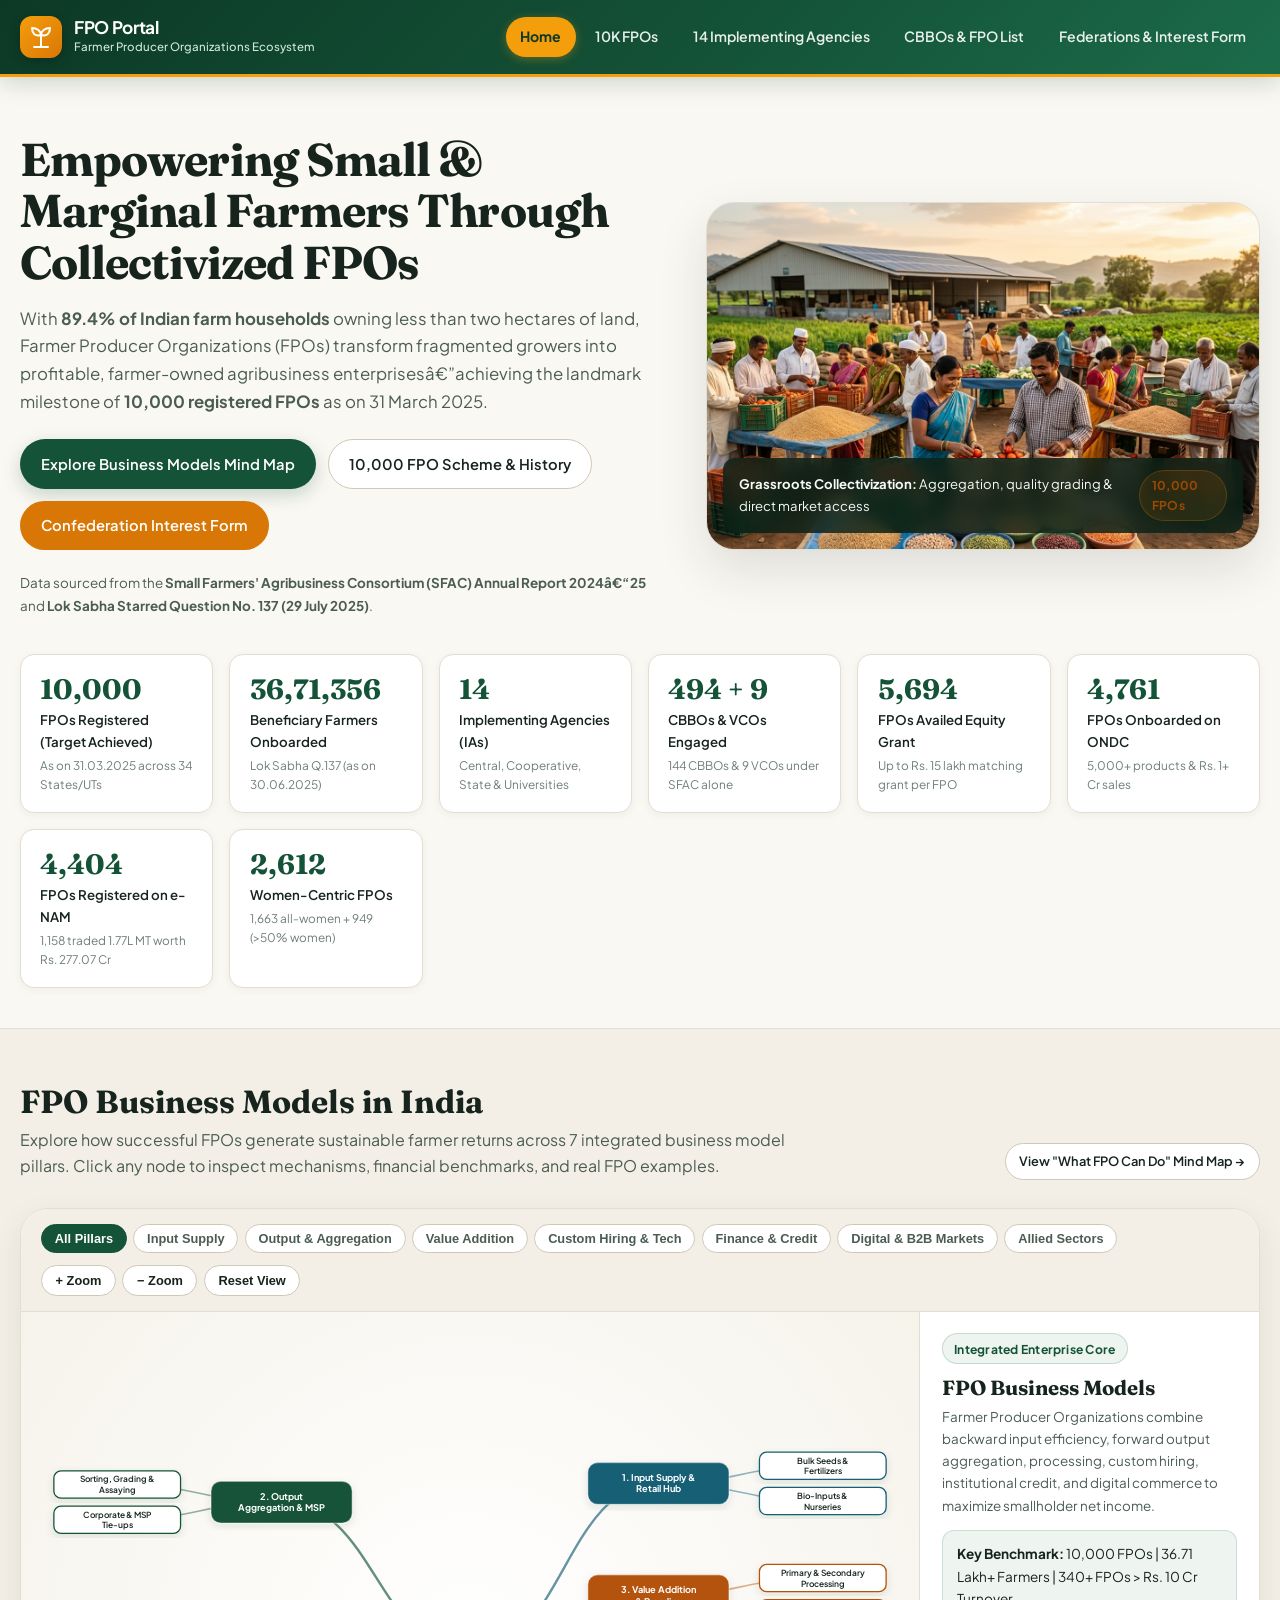
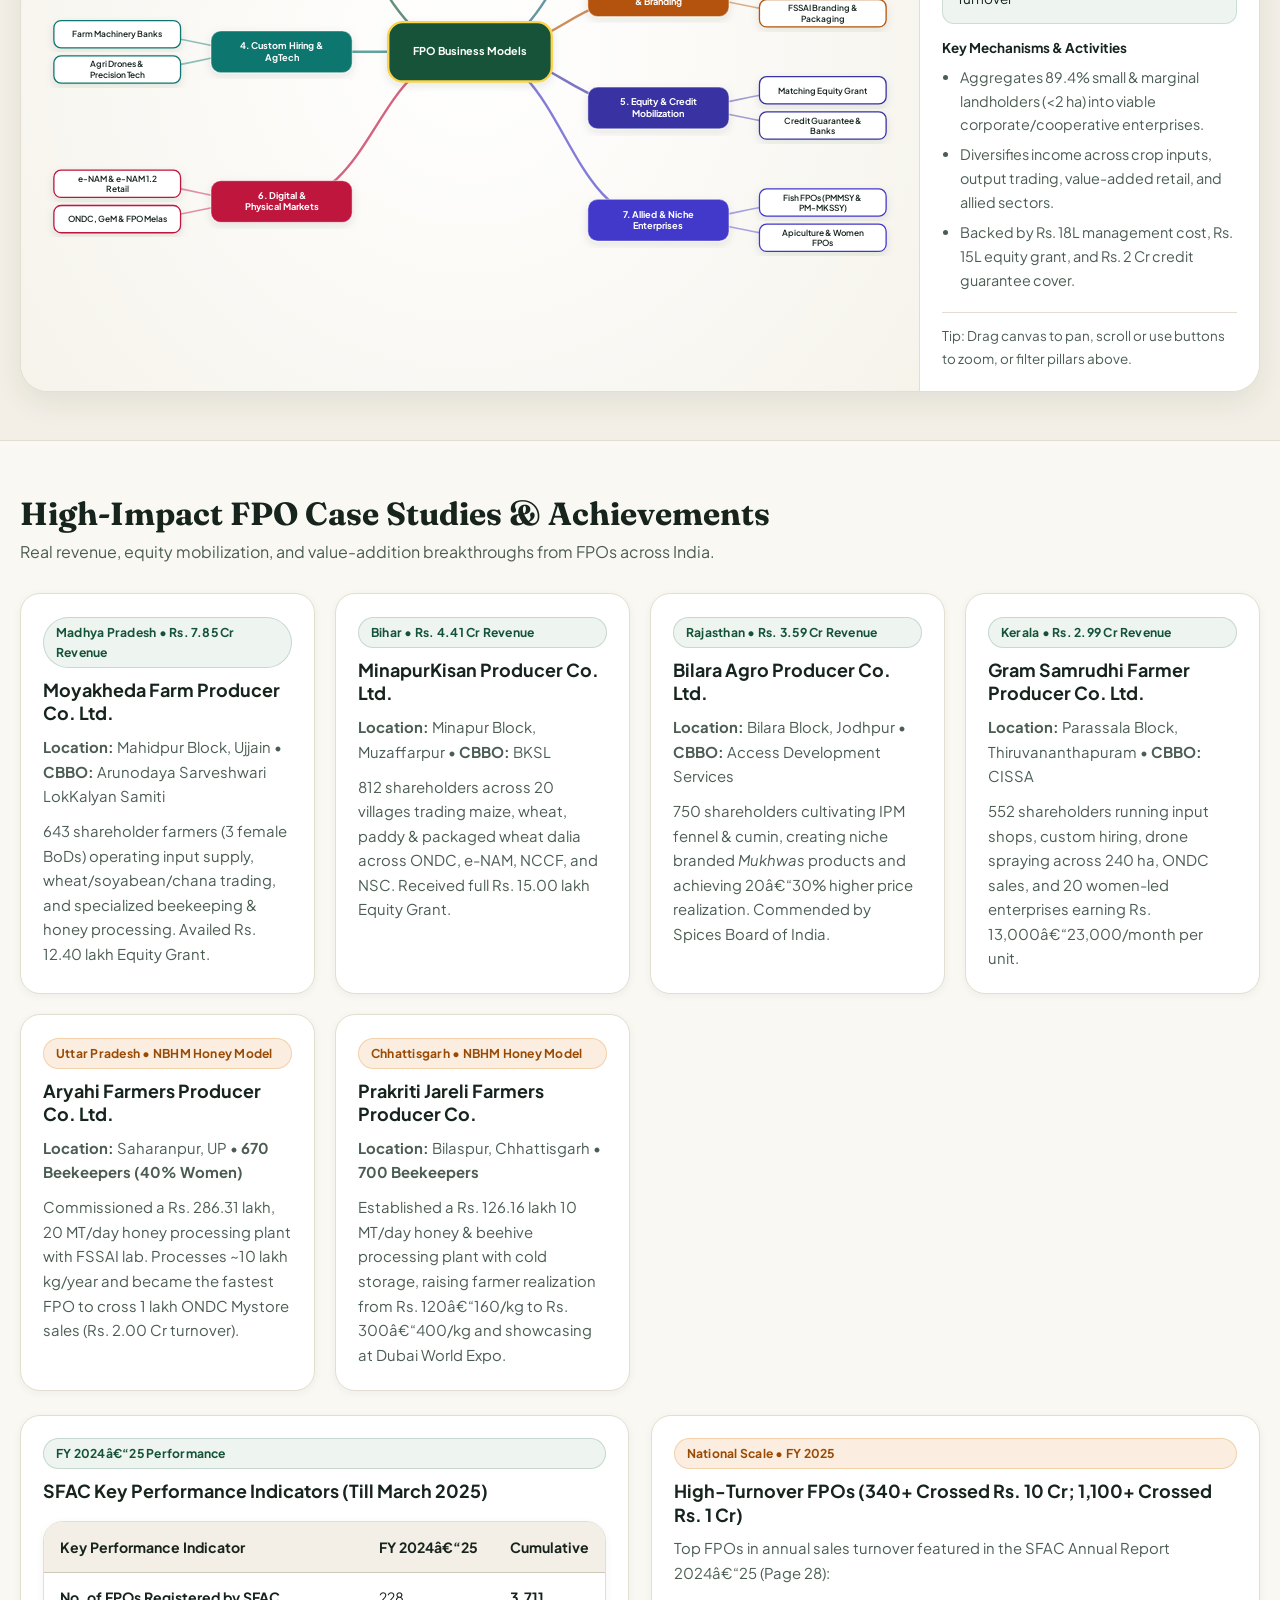
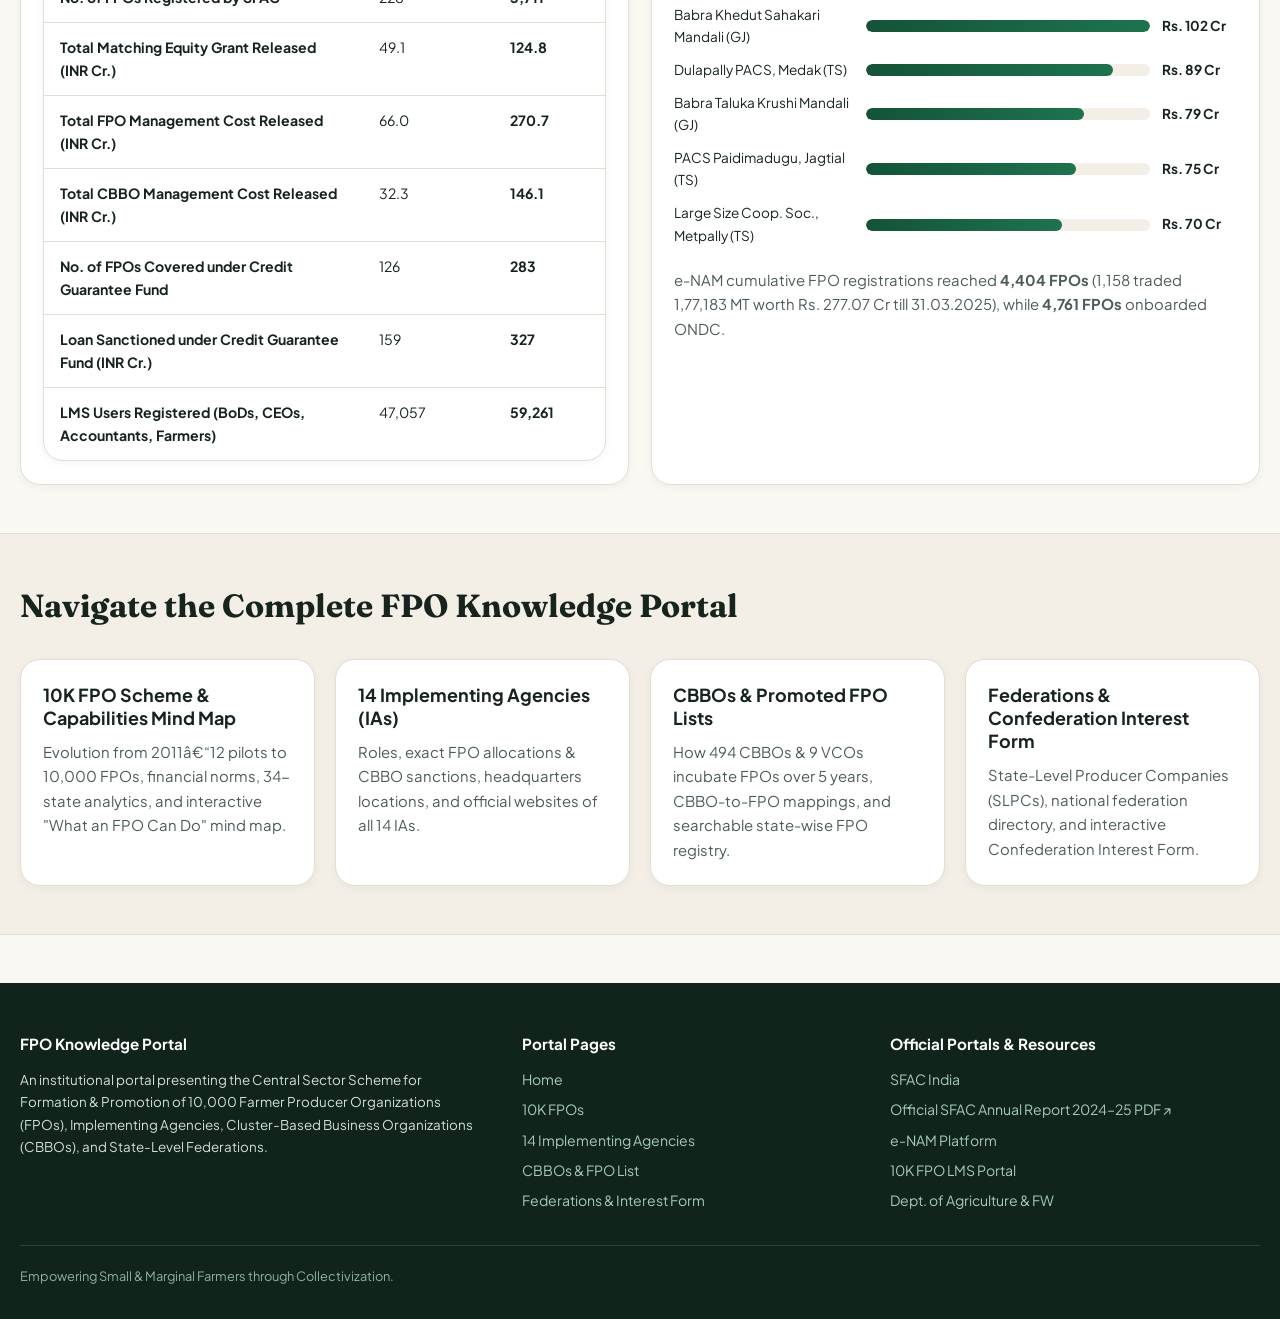
<file: index.html>
﻿<!DOCTYPE html>
<html lang="en">
<head>
  <meta charset="UTF-8" />
  <meta name="viewport" content="width=device-width, initial-scale=1.0" />
  <title>FPO Portal | Home</title>
  <meta name="description" content="Comprehensive portal on Farmer Producer Organizations (FPOs) in India, FPO Business Model Mind Map, 10,000 FPO Scheme, 14 Implementing Agencies, CBBOs, and Federations." />
  <link rel="preconnect" href="https://fonts.googleapis.com" />
  <link rel="preconnect" href="https://fonts.gstatic.com" crossorigin />
  <link href="https://fonts.googleapis.com/css2?family=Fraunces:opsz,wght@9..144,600;9..144,700&family=Plus+Jakarta+Sans:wght@400;500;600;700;800&display=swap" rel="stylesheet" />
  <link rel="stylesheet" href="styles.css" />
</head>
<body>
  <div id="site-header-mount"></div>

  <main>
    <!-- Hero Section -->
    <section class="hero">
      <div class="container hero-grid">
        <div>
          <h1 class="hero-title">Empowering Small &amp; Marginal Farmers Through Collectivized FPOs</h1>
          <p class="hero-subtitle">
            With <strong>89.4% of Indian farm households</strong> owning less than two hectares of land, Farmer Producer Organizations (FPOs) transform fragmented growers into profitable, farmer-owned agribusiness enterprisesâ€”achieving the landmark milestone of <strong>10,000 registered FPOs</strong> as on 31 March 2025.
          </p>
          <div class="hero-actions">
            <a href="#business-model-mindmap" class="btn btn-primary">Explore Business Models Mind Map</a>
            <a href="history-scheme.html" class="btn btn-outline">10,000 FPO Scheme &amp; History</a>
            <a href="federations.html#interest-form" class="btn btn-accent">Confederation Interest Form</a>
          </div>
          <p class="small muted">
            Data sourced from the <strong>Small Farmers' Agribusiness Consortium (SFAC) Annual Report 2024â€“25</strong> and <strong>Lok Sabha Starred Question No. 137 (29 July 2025)</strong>.
          </p>
        </div>

        <div class="hero-media">
          <img src="hero-fpo.jpg" alt="Indian smallholder farmers sorting golden grains and fresh produce at a modern solar-powered FPO hub" />
          <div class="hero-caption">
            <span><strong>Grassroots Collectivization:</strong> Aggregation, quality grading &amp; direct market access</span>
            <span class="badge badge-amber">10,000 FPOs</span>
          </div>
        </div>
      </div>

      <!-- National KPI Strip -->
      <div class="container">
        <div class="kpi-grid" id="home-kpi-grid"></div>
      </div>
    </section>

    <!-- Interactive Mind Map: FPO Business Models -->
    <section class="section section-alt" id="business-model-mindmap">
      <div class="container">
        <div class="section-header">
          <div>
            <h2>FPO Business Models in India</h2>
            <p>
              Explore how successful FPOs generate sustainable farmer returns across 7 integrated business model pillars. Click any node to inspect mechanisms, financial benchmarks, and real FPO examples.
            </p>
          </div>
          <a href="history-scheme.html#what-fpo-mindmap" class="btn btn-outline btn-sm">View "What FPO Can Do" Mind Map &rarr;</a>
        </div>

        <div id="fpo-business-mindmap"></div>
      </div>
    </section>

    <!-- SFAC FY 2024-25 Key Performance & Case Studies -->
    <section class="section">
      <div class="container">
        <div class="section-header">
          <div>
            <h2>High-Impact FPO Case Studies &amp; Achievements</h2>
            <p>Real revenue, equity mobilization, and value-addition breakthroughs from FPOs across India.</p>
          </div>
        </div>

        <div class="card-grid">
          <article class="card card-hover">
            <span class="badge badge-green">Madhya Pradesh &bull; Rs. 7.85 Cr Revenue</span>
            <h3>Moyakheda Farm Producer Co. Ltd.</h3>
            <p><strong>Location:</strong> Mahidpur Block, Ujjain &bull; <strong>CBBO:</strong> Arunodaya Sarveshwari LokKalyan Samiti</p>
            <p>643 shareholder farmers (3 female BoDs) operating input supply, wheat/soyabean/chana trading, and specialized beekeeping &amp; honey processing. Availed Rs. 12.40 lakh Equity Grant.</p>
          </article>

          <article class="card card-hover">
            <span class="badge badge-green">Bihar &bull; Rs. 4.41 Cr Revenue</span>
            <h3>MinapurKisan Producer Co. Ltd.</h3>
            <p><strong>Location:</strong> Minapur Block, Muzaffarpur &bull; <strong>CBBO:</strong> BKSL</p>
            <p>812 shareholders across 20 villages trading maize, wheat, paddy &amp; packaged wheat dalia across ONDC, e-NAM, NCCF, and NSC. Received full Rs. 15.00 lakh Equity Grant.</p>
          </article>

          <article class="card card-hover">
            <span class="badge badge-green">Rajasthan &bull; Rs. 3.59 Cr Revenue</span>
            <h3>Bilara Agro Producer Co. Ltd.</h3>
            <p><strong>Location:</strong> Bilara Block, Jodhpur &bull; <strong>CBBO:</strong> Access Development Services</p>
            <p>750 shareholders cultivating IPM fennel &amp; cumin, creating niche branded <em>Mukhwas</em> products and achieving 20â€“30% higher price realization. Commended by Spices Board of India.</p>
          </article>

          <article class="card card-hover">
            <span class="badge badge-green">Kerala &bull; Rs. 2.99 Cr Revenue</span>
            <h3>Gram Samrudhi Farmer Producer Co. Ltd.</h3>
            <p><strong>Location:</strong> Parassala Block, Thiruvananthapuram &bull; <strong>CBBO:</strong> CISSA</p>
            <p>552 shareholders running input shops, custom hiring, drone spraying across 240 ha, ONDC sales, and 20 women-led enterprises earning Rs. 13,000â€“23,000/month per unit.</p>
          </article>

          <article class="card card-hover">
            <span class="badge badge-amber">Uttar Pradesh &bull; NBHM Honey Model</span>
            <h3>Aryahi Farmers Producer Co. Ltd.</h3>
            <p><strong>Location:</strong> Saharanpur, UP &bull; <strong>670 Beekeepers (40% Women)</strong></p>
            <p>Commissioned a Rs. 286.31 lakh, 20 MT/day honey processing plant with FSSAI lab. Processes ~10 lakh kg/year and became the fastest FPO to cross 1 lakh ONDC Mystore sales (Rs. 2.00 Cr turnover).</p>
          </article>

          <article class="card card-hover">
            <span class="badge badge-amber">Chhattisgarh &bull; NBHM Honey Model</span>
            <h3>Prakriti Jareli Farmers Producer Co.</h3>
            <p><strong>Location:</strong> Bilaspur, Chhattisgarh &bull; <strong>700 Beekeepers</strong></p>
            <p>Established a Rs. 126.16 lakh 10 MT/day honey &amp; beehive processing plant with cold storage, raising farmer realization from Rs. 120â€“160/kg to Rs. 300â€“400/kg and showcasing at Dubai World Expo.</p>
          </article>
        </div>

        <!-- SFAC Table 2D & Top Rs.10+ Cr Performers -->
        <div class="card-grid-2 mt-3">
          <div class="card">
            <span class="badge badge-green">FY 2024â€“25 Performance</span>
            <h3>SFAC Key Performance Indicators (Till March 2025)</h3>
            <div class="table-wrap mt-1">
              <table>
                <thead>
                  <tr>
                    <th>Key Performance Indicator</th>
                    <th>FY 2024â€“25</th>
                    <th>Cumulative</th>
                  </tr>
                </thead>
                <tbody id="sfac-kpi-table"></tbody>
              </table>
            </div>
          </div>

          <div class="card">
            <span class="badge badge-amber">National Scale &bull; FY 2025</span>
            <h3>High-Turnover FPOs (340+ Crossed Rs. 10 Cr; 1,100+ Crossed Rs. 1 Cr)</h3>
            <p>Top FPOs in annual sales turnover featured in the SFAC Annual Report 2024â€“25 (Page 28):</p>
            <div class="mt-1">
              <div class="bar-row"><span>Babra Khedut Sahakari Mandali (GJ)</span><div class="bar-track"><div class="bar-fill" style="width:100%"></div></div><strong>Rs. 102 Cr</strong></div>
              <div class="bar-row"><span>Dulapally PACS, Medak (TS)</span><div class="bar-track"><div class="bar-fill" style="width:87%"></div></div><strong>Rs. 89 Cr</strong></div>
              <div class="bar-row"><span>Babra Taluka Krushi Mandali (GJ)</span><div class="bar-track"><div class="bar-fill" style="width:77%"></div></div><strong>Rs. 79 Cr</strong></div>
              <div class="bar-row"><span>PACS Paidimadugu, Jagtial (TS)</span><div class="bar-track"><div class="bar-fill" style="width:74%"></div></div><strong>Rs. 75 Cr</strong></div>
              <div class="bar-row"><span>Large Size Coop. Soc., Metpally (TS)</span><div class="bar-track"><div class="bar-fill" style="width:69%"></div></div><strong>Rs. 70 Cr</strong></div>
            </div>
            <p class="small muted mt-1">e-NAM cumulative FPO registrations reached <strong>4,404 FPOs</strong> (1,158 traded 1,77,183 MT worth Rs. 277.07 Cr till 31.03.2025), while <strong>4,761 FPOs</strong> onboarded ONDC.</p>
          </div>
        </div>
      </div>
    </section>

    <!-- Portal Navigation Cards -->
    <section class="section section-alt">
      <div class="container">
        <div class="section-header">
          <div>
            <h2>Navigate the Complete FPO Knowledge Portal</h2>
          </div>
        </div>
        <div class="card-grid">
          <a class="card card-hover" href="history-scheme.html" style="text-decoration:none; color:inherit;">
            <h3>10K FPO Scheme &amp; Capabilities Mind Map</h3>
            <p>Evolution from 2011â€“12 pilots to 10,000 FPOs, financial norms, 34-state analytics, and interactive "What an FPO Can Do" mind map.</p>
          </a>
          <a class="card card-hover" href="implementing-agencies.html" style="text-decoration:none; color:inherit;">
            <h3>14 Implementing Agencies (IAs)</h3>
            <p>Roles, exact FPO allocations &amp; CBBO sanctions, headquarters locations, and official websites of all 14 IAs.</p>
          </a>
          <a class="card card-hover" href="cbbos.html" style="text-decoration:none; color:inherit;">
            <h3>CBBOs &amp; Promoted FPO Lists</h3>
            <p>How 494 CBBOs &amp; 9 VCOs incubate FPOs over 5 years, CBBO-to-FPO mappings, and searchable state-wise FPO registry.</p>
          </a>
          <a class="card card-hover" href="federations.html" style="text-decoration:none; color:inherit;">
            <h3>Federations &amp; Confederation Interest Form</h3>
            <p>State-Level Producer Companies (SLPCs), national federation directory, and interactive Confederation Interest Form.</p>
          </a>
        </div>
      </div>
    </section>
  </main>

  <div id="site-footer-mount"></div>

  <script src="data.js"></script>
  <script src="common.js"></script>
  <script src="mindmap.js"></script>
  <script>
    document.addEventListener("DOMContentLoaded", () => {
      // Render KPIs
      const kpiMount = document.getElementById("home-kpi-grid");
      kpiMount.innerHTML = window.FPO_DATA.nationalKPIs.map(k => `
        <div class="kpi-card">
          <div class="kpi-value">${k.value}</div>
          <div class="kpi-label">${k.label}</div>
          <div class="kpi-meta">${k.meta}</div>
        </div>
      `).join("");

      // Render SFAC KPI Table
      const kpiTable = document.getElementById("sfac-kpi-table");
      kpiTable.innerHTML = window.FPO_DATA.sfacPerformance24_25.map(r => `
        <tr>
          <td><strong>${r.metric}</strong></td>
          <td>${r.fy24_25}</td>
          <td><strong>${r.cumulative}</strong></td>
        </tr>
      `).join("");

      // Render FPO Business Models Mind Map
      window.createInteractiveMindMap({
        containerId: "fpo-business-mindmap",
        categories: [
          { id: "inputs", label: "Input Supply" },
          { id: "aggregation", label: "Output & Aggregation" },
          { id: "processing", label: "Value Addition" },
          { id: "chc", label: "Custom Hiring & Tech" },
          { id: "finance", label: "Finance & Credit" },
          { id: "digital", label: "Digital & B2B Markets" },
          { id: "allied", label: "Allied Sectors" }
        ],
        root: {
          id: "root",
          title: "FPO Business Models",
          tag: "Integrated Enterprise Core",
          summary: "Farmer Producer Organizations combine backward input efficiency, forward output aggregation, processing, custom hiring, institutional credit, and digital commerce to maximize smallholder net income.",
          metric: "10,000 FPOs | 36.71 Lakh+ Farmers | 340+ FPOs > Rs. 10 Cr Turnover",
          points: [
            "Aggregates 89.4% small & marginal landholders (<2 ha) into viable corporate/cooperative enterprises.",
            "Diversifies income across crop inputs, output trading, value-added retail, and allied sectors.",
            "Backed by Rs. 18L management cost, Rs. 15L equity grant, and Rs. 2 Cr credit guarantee cover."
          ]
        },
        branches: [
          {
            id: "b-inputs",
            category: "inputs",
            title: "1. Input Supply & Retail Hub",
            color: "#155e75",
            tag: "Backward Linkage Model",
            summary: "Bulk procurement of certified seeds, fertilizers, pesticides, bio-inputs, and cattle feed at wholesale rates for member farmers.",
            metric: "Reduces member input costs by 10â€“20% with assured quality",
            points: [
              "Obtains Mandi, Seed, Fertilizer & Pesticide licenses to operate retail input centres.",
              "Runs nurseries for vegetable saplings, fruit plants, and vermicompost units."
            ],
            example: "Gram Samrudhi FPC (Kerala) operates an Input Shop, Animal Feeds Shop & Nursery.",
            children: [
              { id: "l-in1", title: "Bulk Seeds & Fertilizers", tag: "Input Retail", summary: "Wholesale dealership tie-ups with IFFCO, NSC, and state seed corporations.", points: ["Eliminates counterfeit agro-inputs", "Retains dealer margin within the FPO"] },
              { id: "l-in2", title: "Bio-Inputs & Nurseries", tag: "Sustainable Inputs", summary: "In-house production of vermicompost, bio-manures, and quality saplings.", points: ["Gram Samrudhi vermicompost benefits 300 farmers"] }
            ]
          },
          {
            id: "b-agg",
            category: "aggregation",
            title: "2. Output Aggregation & MSP",
            color: "#145338",
            tag: "Forward Linkage Model",
            summary: "Pooling fragmented farm produce at village collection centres for sorting, grading, assaying, and bulk sale at remunerative prices.",
            metric: "20â€“30% higher price realization reported in SFAC case studies",
            points: [
              "Direct procurement by corporates (Olam, ITC, Britannia, Mother Dairy) bypassing middlemen.",
              "MSP/PSS procurement tie-ups with NAFED, NCCF, and FCI."
            ],
            example: "Bilara Agro FPC (Rajasthan) achieved 20â€“30% better price realization for 750 fennel & cumin growers.",
            children: [
              { id: "l-ag1", title: "Sorting, Grading & Assaying", tag: "Quality Control", summary: "Moisture testing, spiral separators, and grade standardization at FPO pack houses.", points: ["Reduces post-harvest deductions", "Enables warehouse receipt financing"] },
              { id: "l-ag2", title: "Corporate & MSP Tie-ups", tag: "Institutional Sales", summary: "Direct contracts with FCI, NAFED, NCCF, and private processors.", points: ["Olam bought 800T maize & 3,000T wheat from FPOs in FY25"] }
            ]
          },
          {
            id: "b-proc",
            category: "processing",
            title: "3. Value Addition & Branding",
            color: "#b45309",
            tag: "Processing Enterprise",
            summary: "Moving up the value chain from raw commodity sales to FSSAI-licensed cleaning, milling, packaging, and branded consumer goods.",
            metric: "Prakriti Jareli raised honey price from Rs. 120â€“160 to Rs. 300â€“400/kg",
            points: [
              "Millet cookies (ragi, jowar, bajra), wheat dalia, tapioca pappad, and branded mukhwas.",
              "Cold storage, testing labs, automated bottling, and integrated pack houses."
            ],
            example: "Svapan FPC (Bhadohi, UP) markets ragi/jowar/bajra cookies & dalia; Aryahi FPC processes 10L kg honey/yr.",
            children: [
              { id: "l-pr1", title: "Primary & Secondary Processing", tag: "Food Processing", summary: "Dal mills, spice grinding, honey bottling, and millet bakeries.", points: ["Captures retail margins inside rural clusters"] },
              { id: "l-pr2", title: "FSSAI Branding & Packaging", tag: "Consumer Brands", summary: "State FPO Product Catalogues & festive packs (Navratri, Rakhi, Puja kits).", points: ["25 NBHM FPOs sell branded honey online"] }
            ]
          },
          {
            id: "b-chc",
            category: "chc",
            title: "4. Custom Hiring & AgTech",
            color: "#0f766e",
            tag: "Service Fee Revenue Model",
            summary: "Renting high-cost farm machinery, tractors, harvesters, and agricultural drones on pay-per-use basis to smallholders.",
            metric: "240 ha precision drone spraying demonstrated by Gram Samrudhi FPC",
            points: [
              "Tractors, rotavators, seed processing machines, power sprayers, and harvesters.",
              "GPS, AI advisory, and micronutrient drone spraying services."
            ],
            example: "Gram Samrudhi FPC (Kerala) and MinapurKisan FPC (Bihar) operate profitable Custom Hiring Centres.",
            children: [
              { id: "l-ch1", title: "Farm Machinery Banks", tag: "Mechanization", summary: "Shared access to tractors, seed drills, and spiral separators.", points: ["Lowers capital burden on <2 ha farmers"] },
              { id: "l-ch2", title: "Agri Drones & Precision Tech", tag: "Modern AgTech", summary: "Drone micronutrient spraying & climate-resilient advisory.", points: ["Saves water, time, and chemical input costs"] }
            ]
          },
          {
            id: "b-fin",
            category: "finance",
            title: "5. Equity & Credit Mobilization",
            color: "#3730a3",
            tag: "Capital Structure Model",
            summary: "Blending farmer share capital with Government Matching Equity Grants and Credit Guarantee-backed working capital loans.",
            metric: "5,694 FPOs availed Equity Grant | Rs. 327 Cr CGF loans (SFAC)",
            points: [
              "Matching Equity Grant up to Rs. 2,000/farmer (max Rs. 15 lakh per FPO).",
              "Credit Guarantee Cover up to Rs. 2.00 Cr project loan (85% up to Rs. 1 Cr; 75% Rs. 1â€“2 Cr)."
            ],
            example: "MinapurKisan FPC & Svapan FPC mobilized Rs. 15L Equity Grant each to scale working capital.",
            children: [
              { id: "l-fn1", title: "Matching Equity Grant", tag: "Capital Base", summary: "Doubles farmer-member equity up to Rs. 15 lakh across up to 3 tranches.", points: ["Min 300 members in plains; 100 in NE/Hilly areas"] },
              { id: "l-fn2", title: "Credit Guarantee & Banks", tag: "Debt Linkage", summary: "Collateral-free project loans via NABKISAN, SBI, BoB, HDFC & cooperative banks.", points: ["283 SFAC FPOs covered under CGF till March 2025"] }
            ]
          },
          {
            id: "b-dig",
            category: "digital",
            title: "6. Digital & Physical Markets",
            color: "#be123c",
            tag: "Omnichannel Market Access",
            summary: "Selling beyond local mandis through e-NAM inter-state auctions, ONDC Mystore D2C e-commerce, GeM institutional tenders, and SFAC Melas.",
            metric: "4,761 FPOs on ONDC | 4,404 FPOs on e-NAM | 216 on GeM",
            points: [
              "e-NAM: 1,158 FPOs traded 1,77,183 MT worth Rs. 277.07 Cr till 31.03.2025.",
              "ONDC: 5,000+ FPO products listed with Rs. 1+ Cr transactions.",
              "64 FPO Melas / Exhibitions in FY 24â€“25 (22 directly by SFAC in 21 states)."
            ],
            example: "Padmeswar FPC (Odisha) sold 15,761 quintals worth Rs. 1.82 Cr on e-NAM; Zazna FPC (J&K) trades on e-NAM 1.2.",
            children: [
              { id: "l-dg1", title: "e-NAM & e-NAM 1.2 Retail", tag: "B2B/Retail Mandi", summary: "Transparent online bidding, QR lot assaying & direct bank payout across 1,473 mandis.", points: ["719 new FPOs registered on e-NAM in FY 24â€“25"] },
              { id: "l-dg2", title: "ONDC, GeM & FPO Melas", tag: "D2C & B2G", summary: "Direct consumer storefront on Mystore/ONDC plus 22 national SFAC exhibitions.", points: ["Over 1,000 SFAC FPOs participated in 64 Melas"] }
            ]
          },
          {
            id: "b-allied",
            category: "allied",
            title: "7. Allied & Niche Enterprises",
            color: "#4338ca",
            tag: "Diversified Livelihoods",
            summary: "Specialized FPO models in Fisheries (FFPOs), Apiculture (NBHM Honey FPOs), Dairy, and Women-Centric collectives.",
            metric: "550 FFPOs (PMMSY) | 1,651 Fisheries Coops | 30 Completed Honey FPOs",
            points: [
              "PMMSY: 50 company-model & 500 cooperative-model Fish FPOs (Rs. 42L & Rs. 22L project cost).",
              "NBHM: 32 FPOs supported across 10 states in FY 24â€“25 (Rs. 1,368.01L grant approved).",
              "Women Empowerment: 1,663 all-women FPOs + 949 with >50% women members."
            ],
            example: "Aryahi FPC & Prakriti Jareli (NBHM) plus 533 FFPOs registered on the National Fisheries Digital Platform (NFDP).",
            children: [
              { id: "l-al1", title: "Fish FPOs (PMMSY & PM-MKSSY)", tag: "Blue Economy", summary: "Hatcheries, cage culture, cold chains & 378 FFPOs onboarded on ONDC.", points: ["60,972 cooperative & 9,545 company FFPO shareholders"] },
              { id: "l-al2", title: "Apiculture & Women FPOs", tag: "Honey & Inclusion", summary: "Honey processing plants, bee venom/wax products & 2,612 women-led FPOs.", points: ["9,647 beekeepers across 30 completed NBHM FPOs"] }
            ]
          }
        ]
      });
    });
  </script>
</body>
</html>
</file>
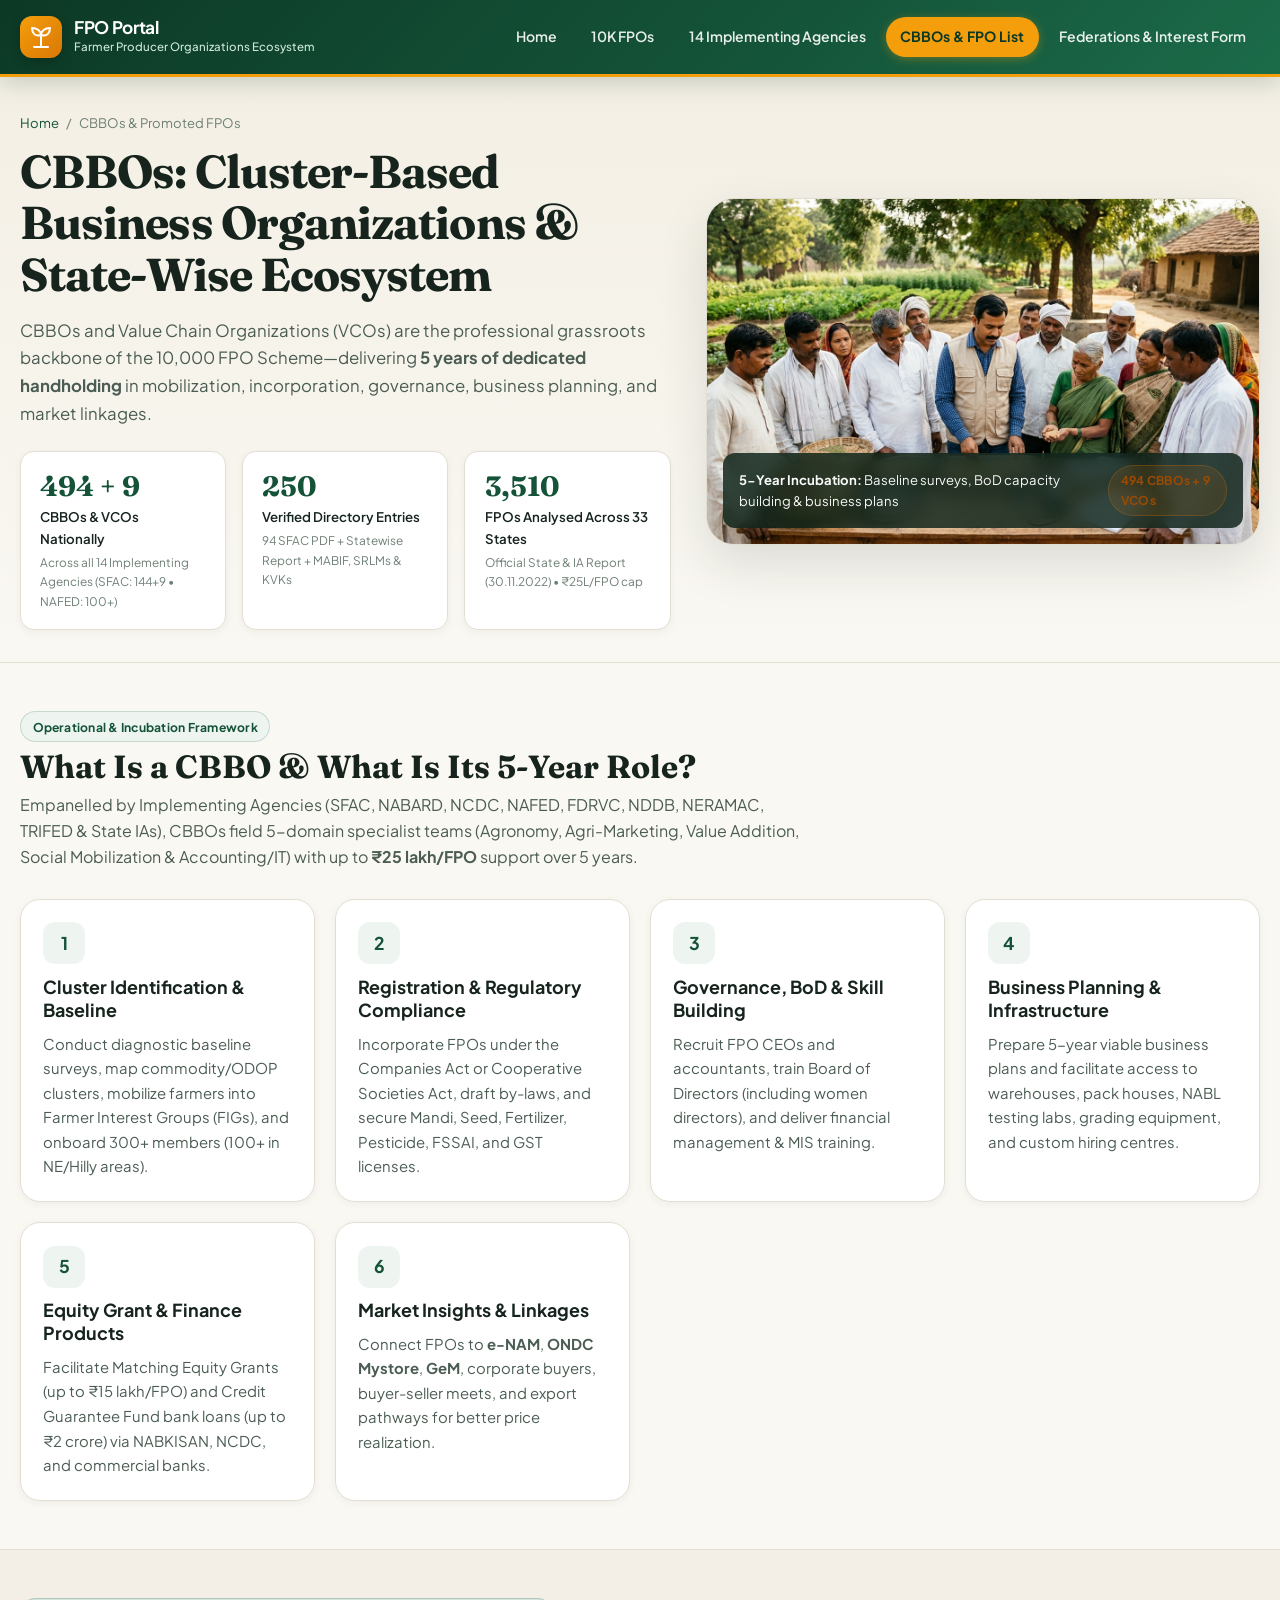
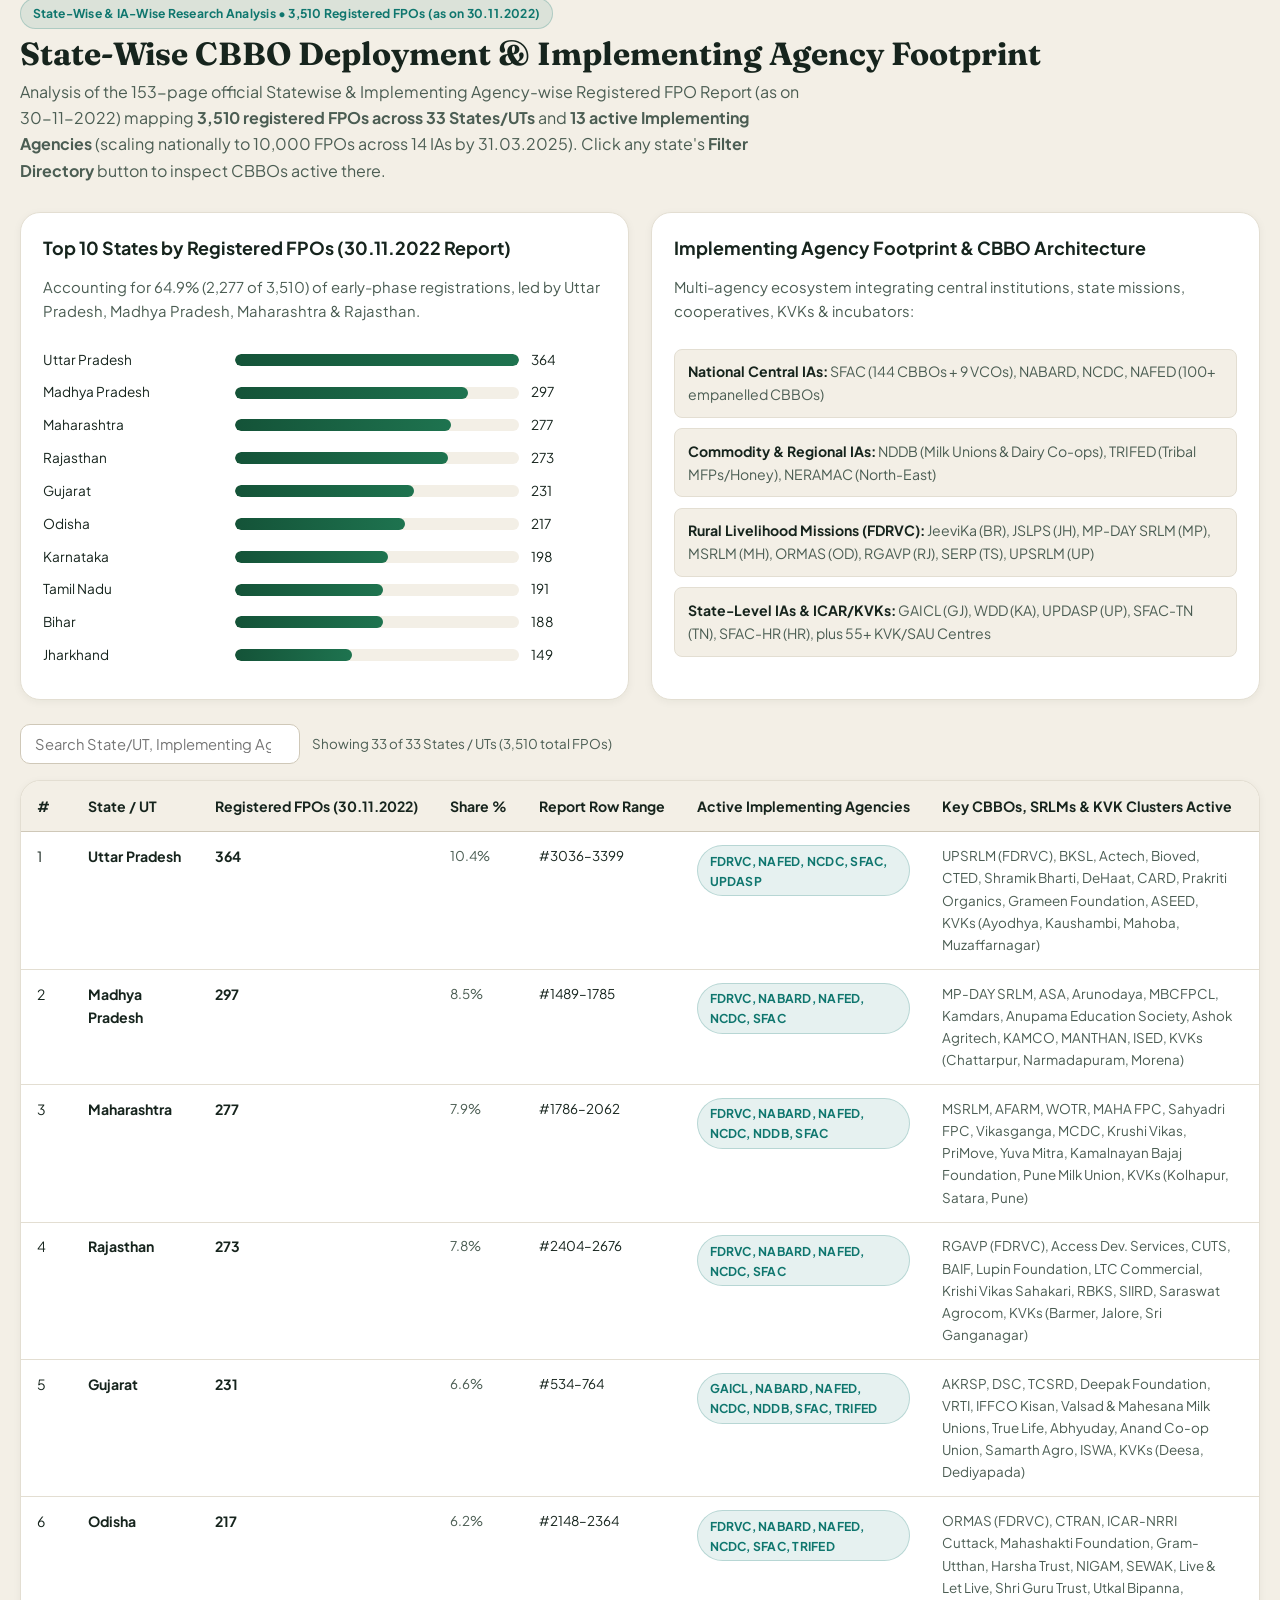
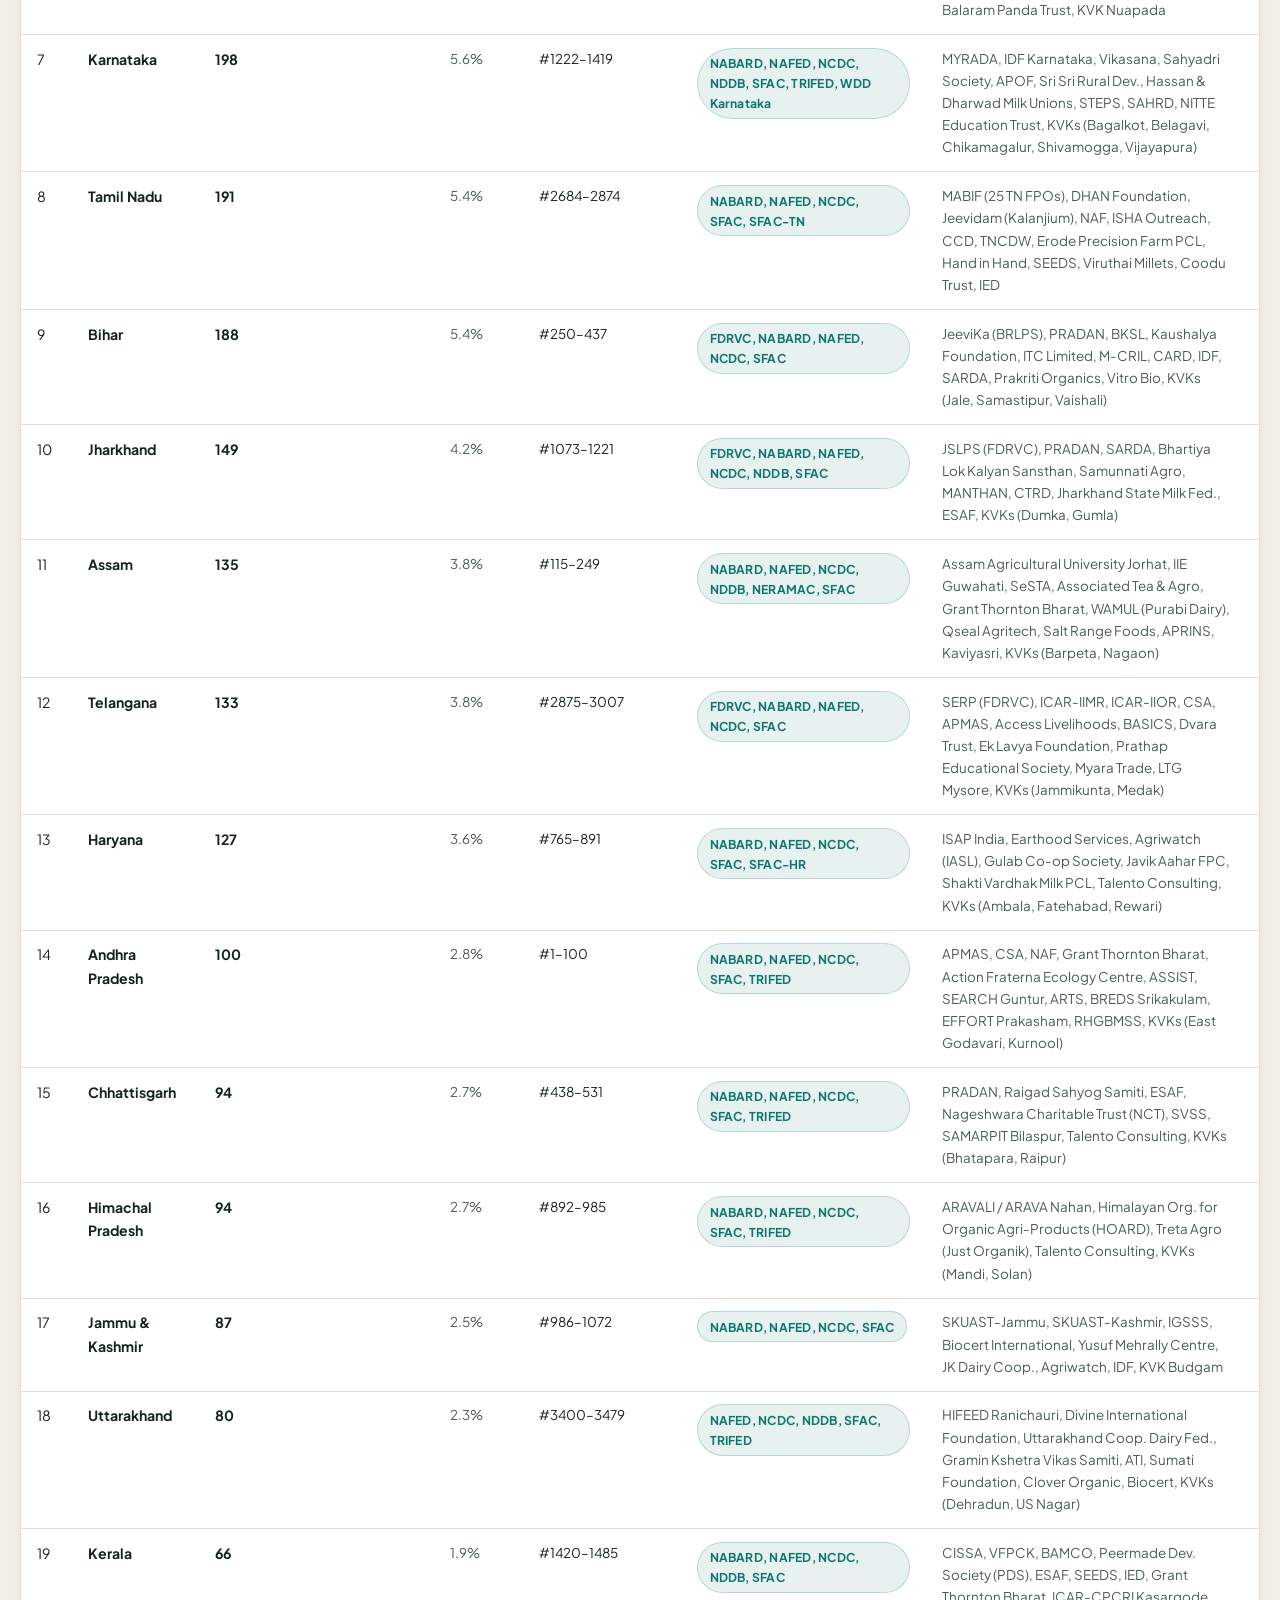
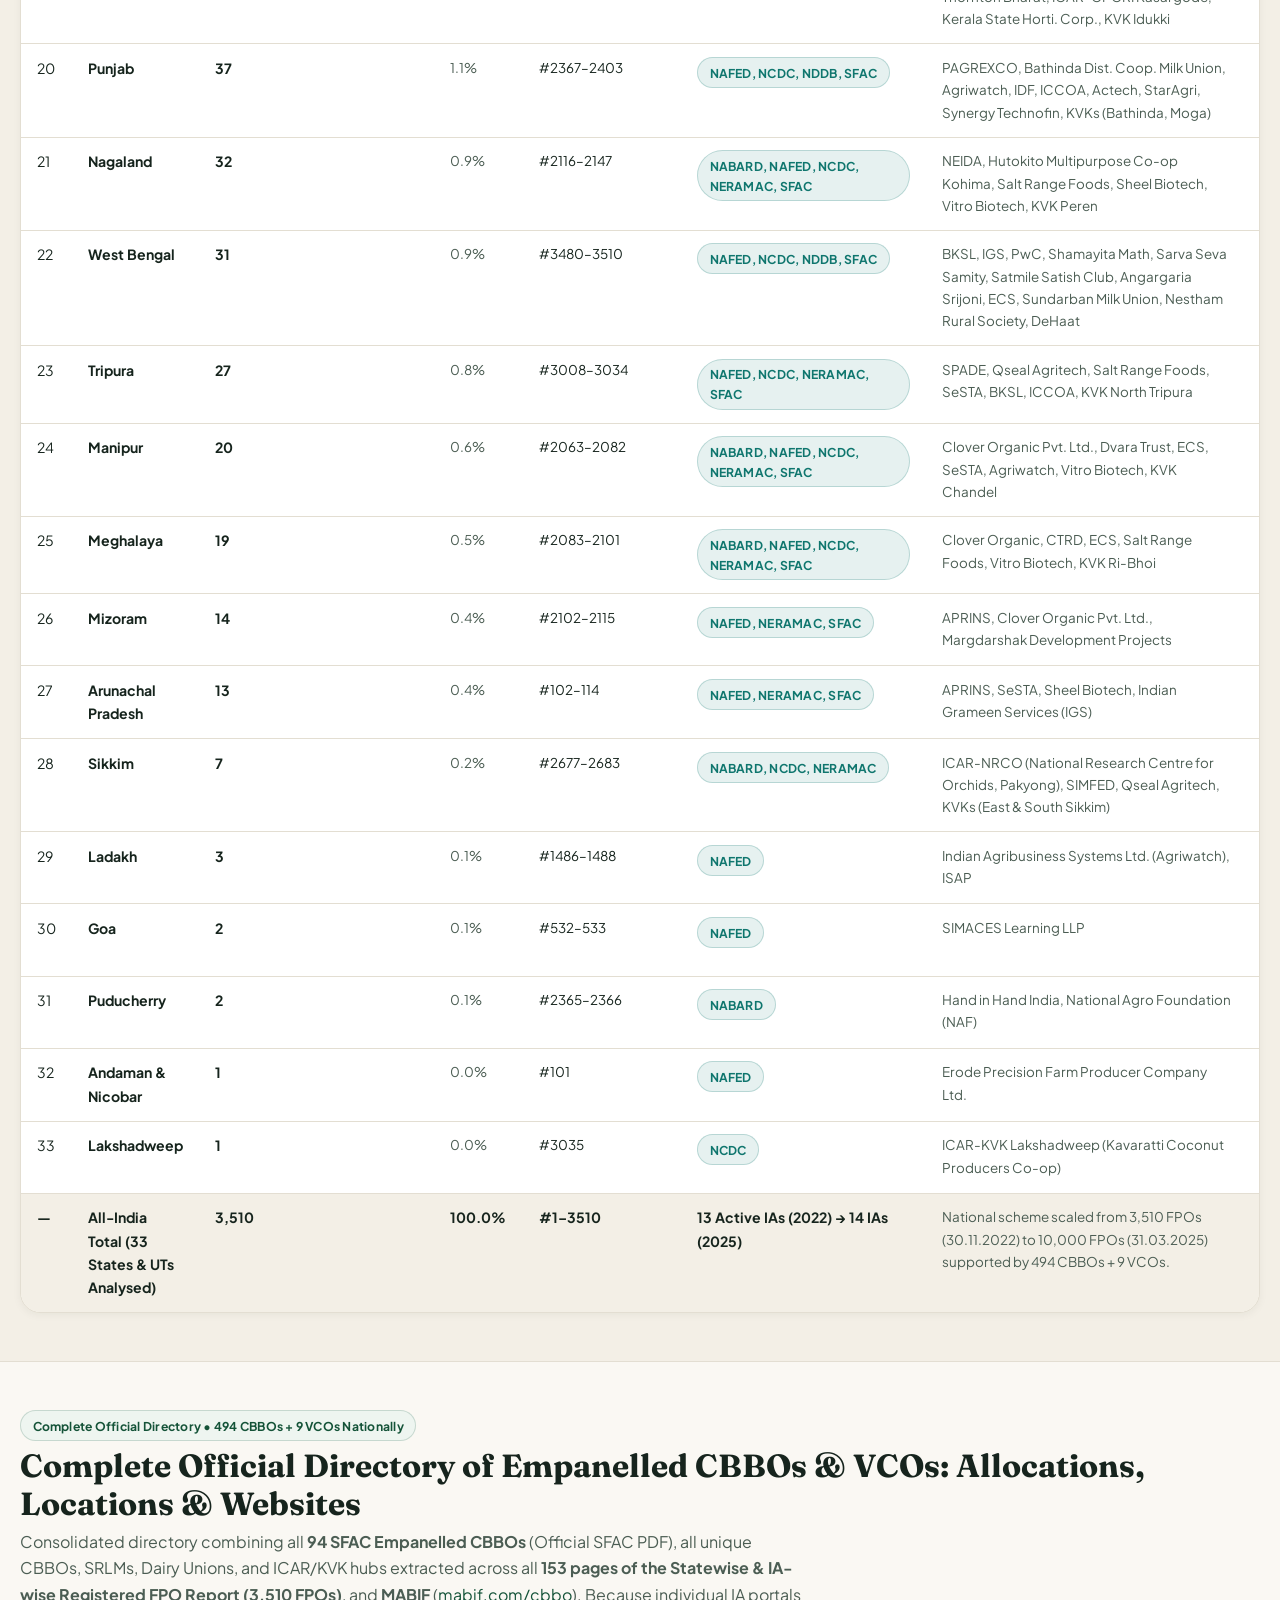
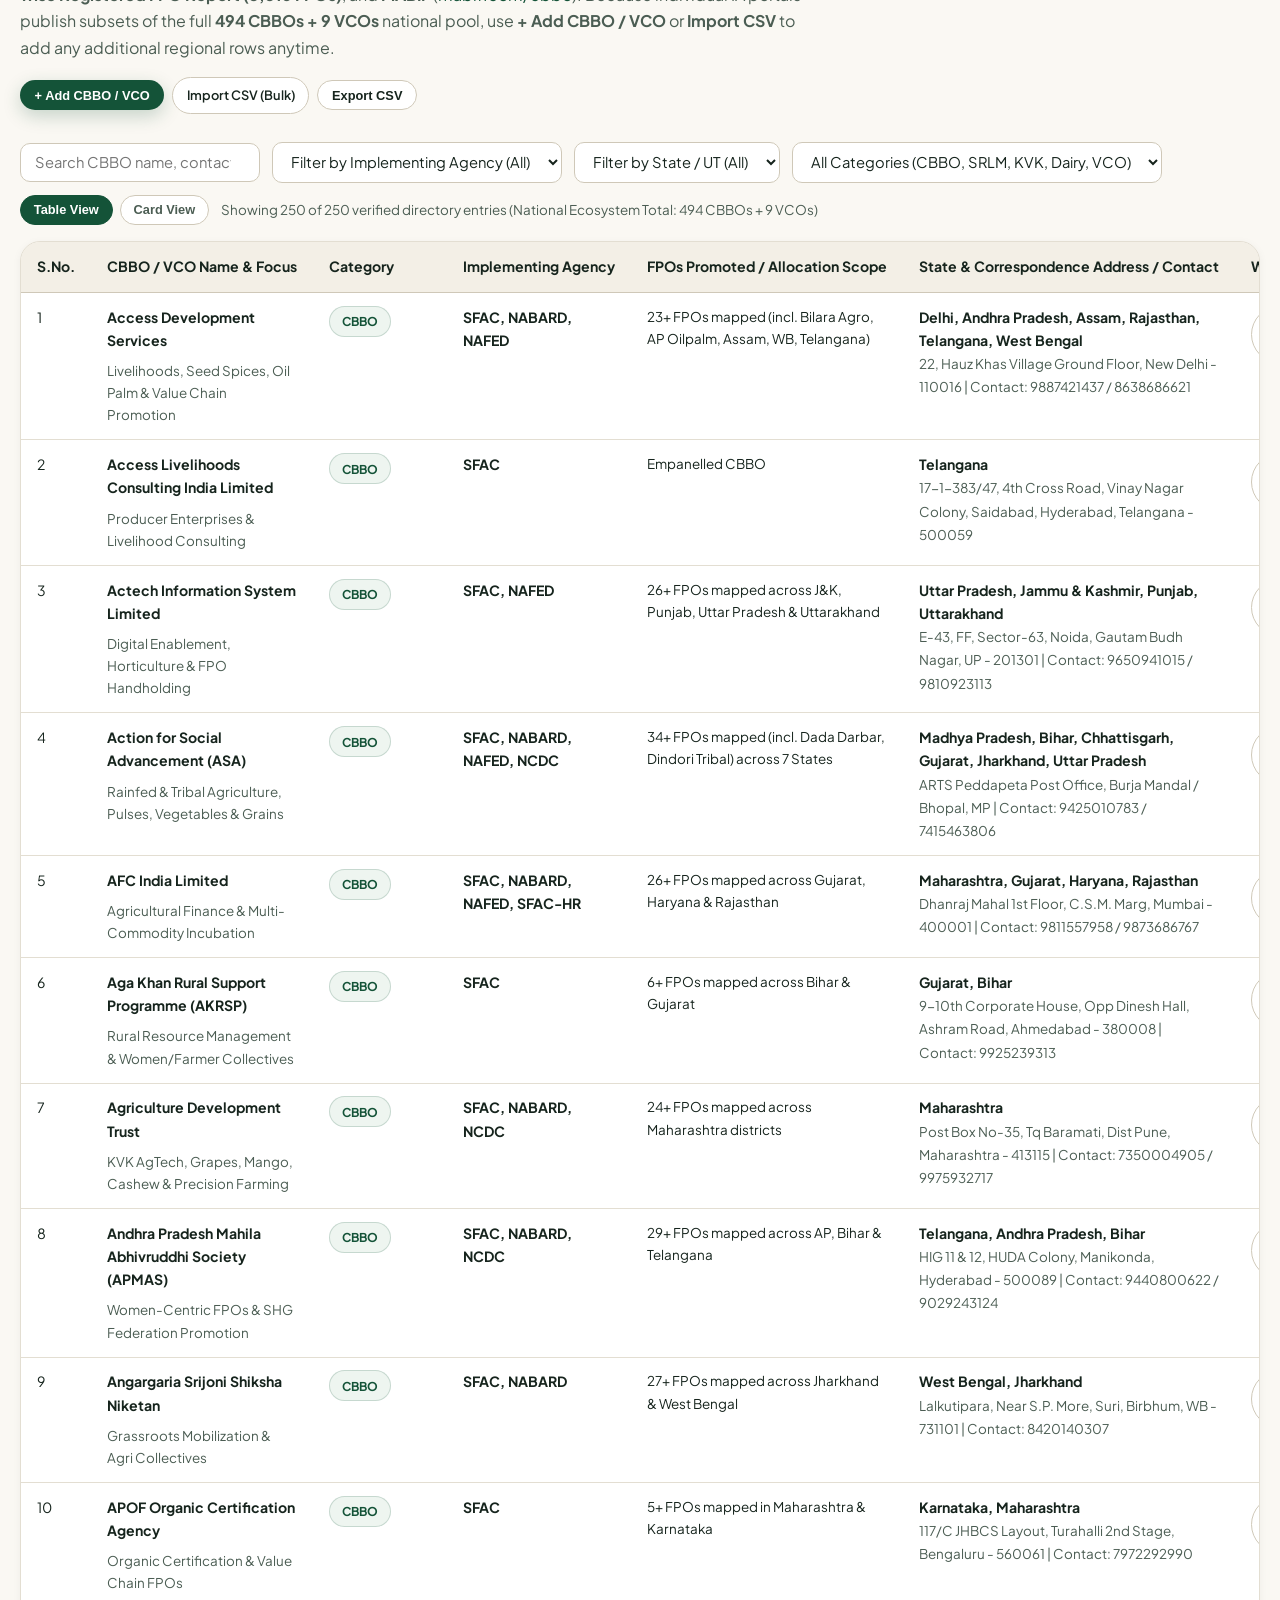
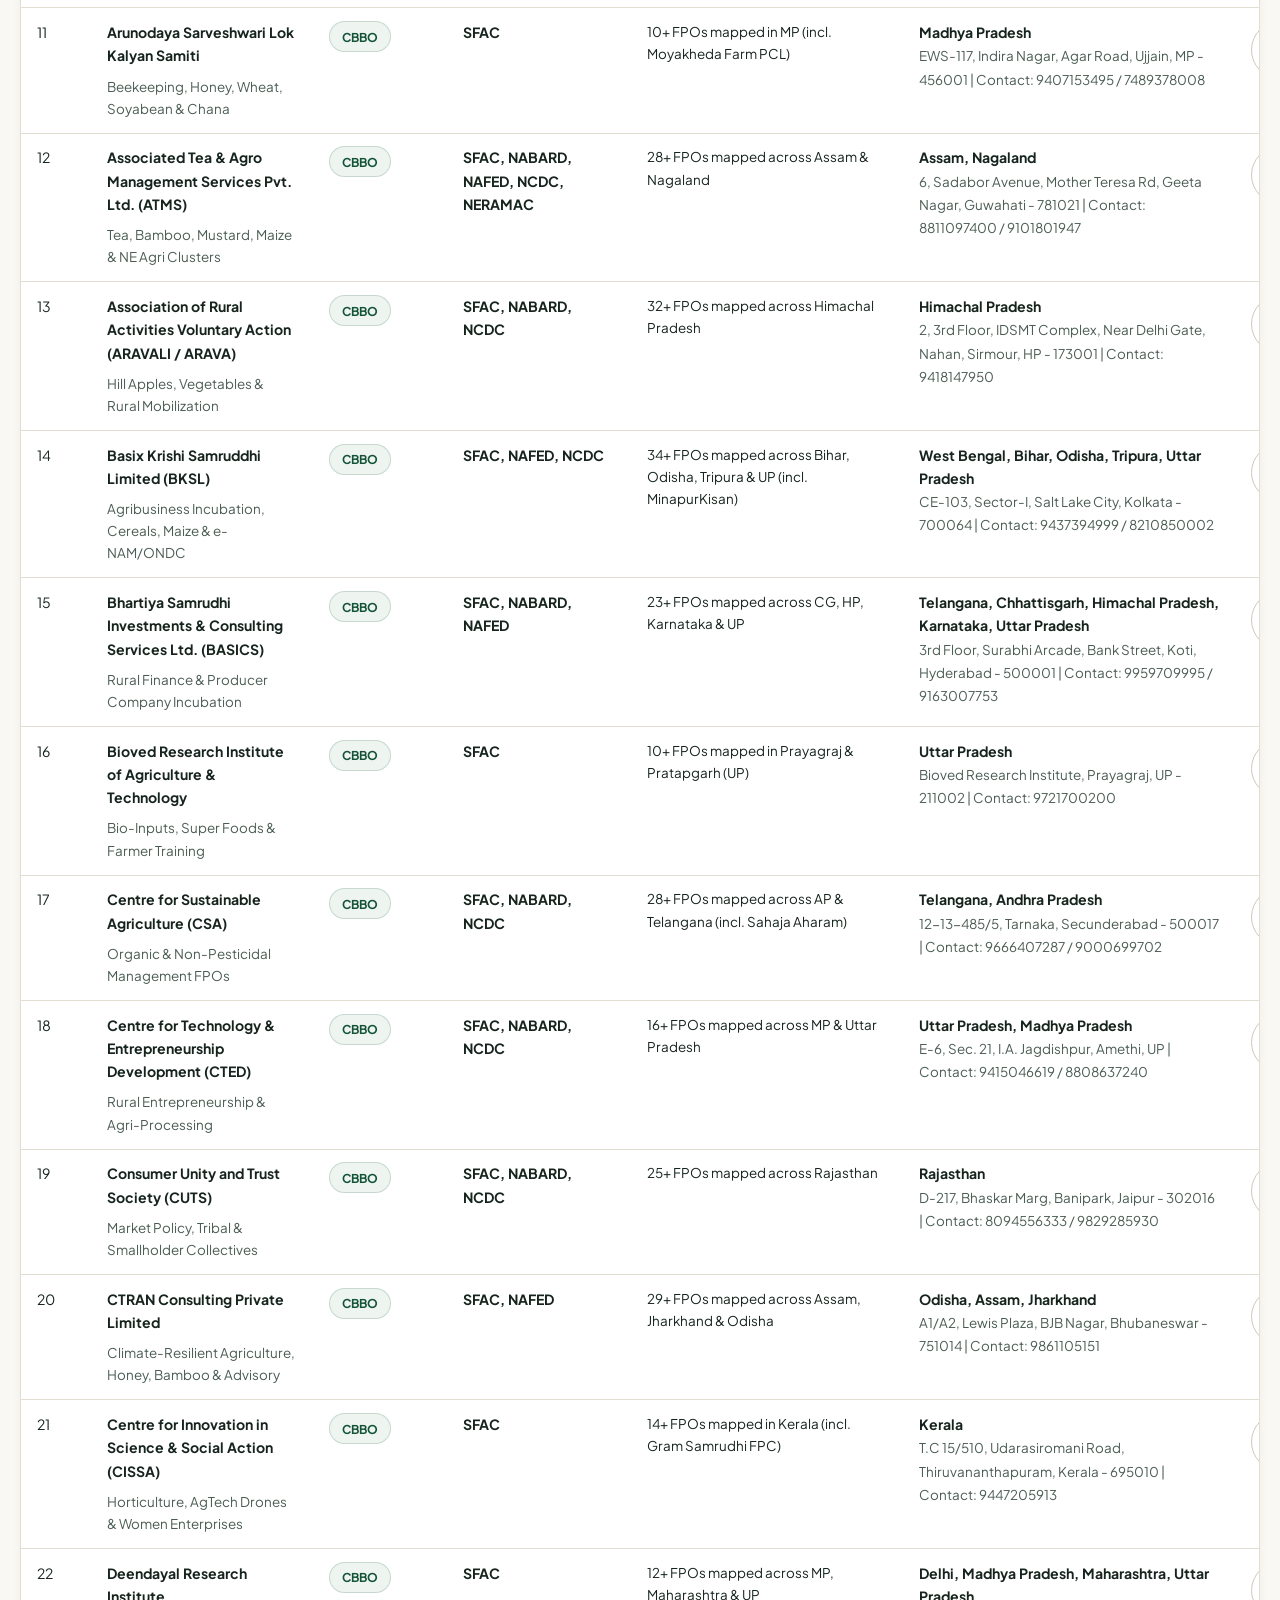
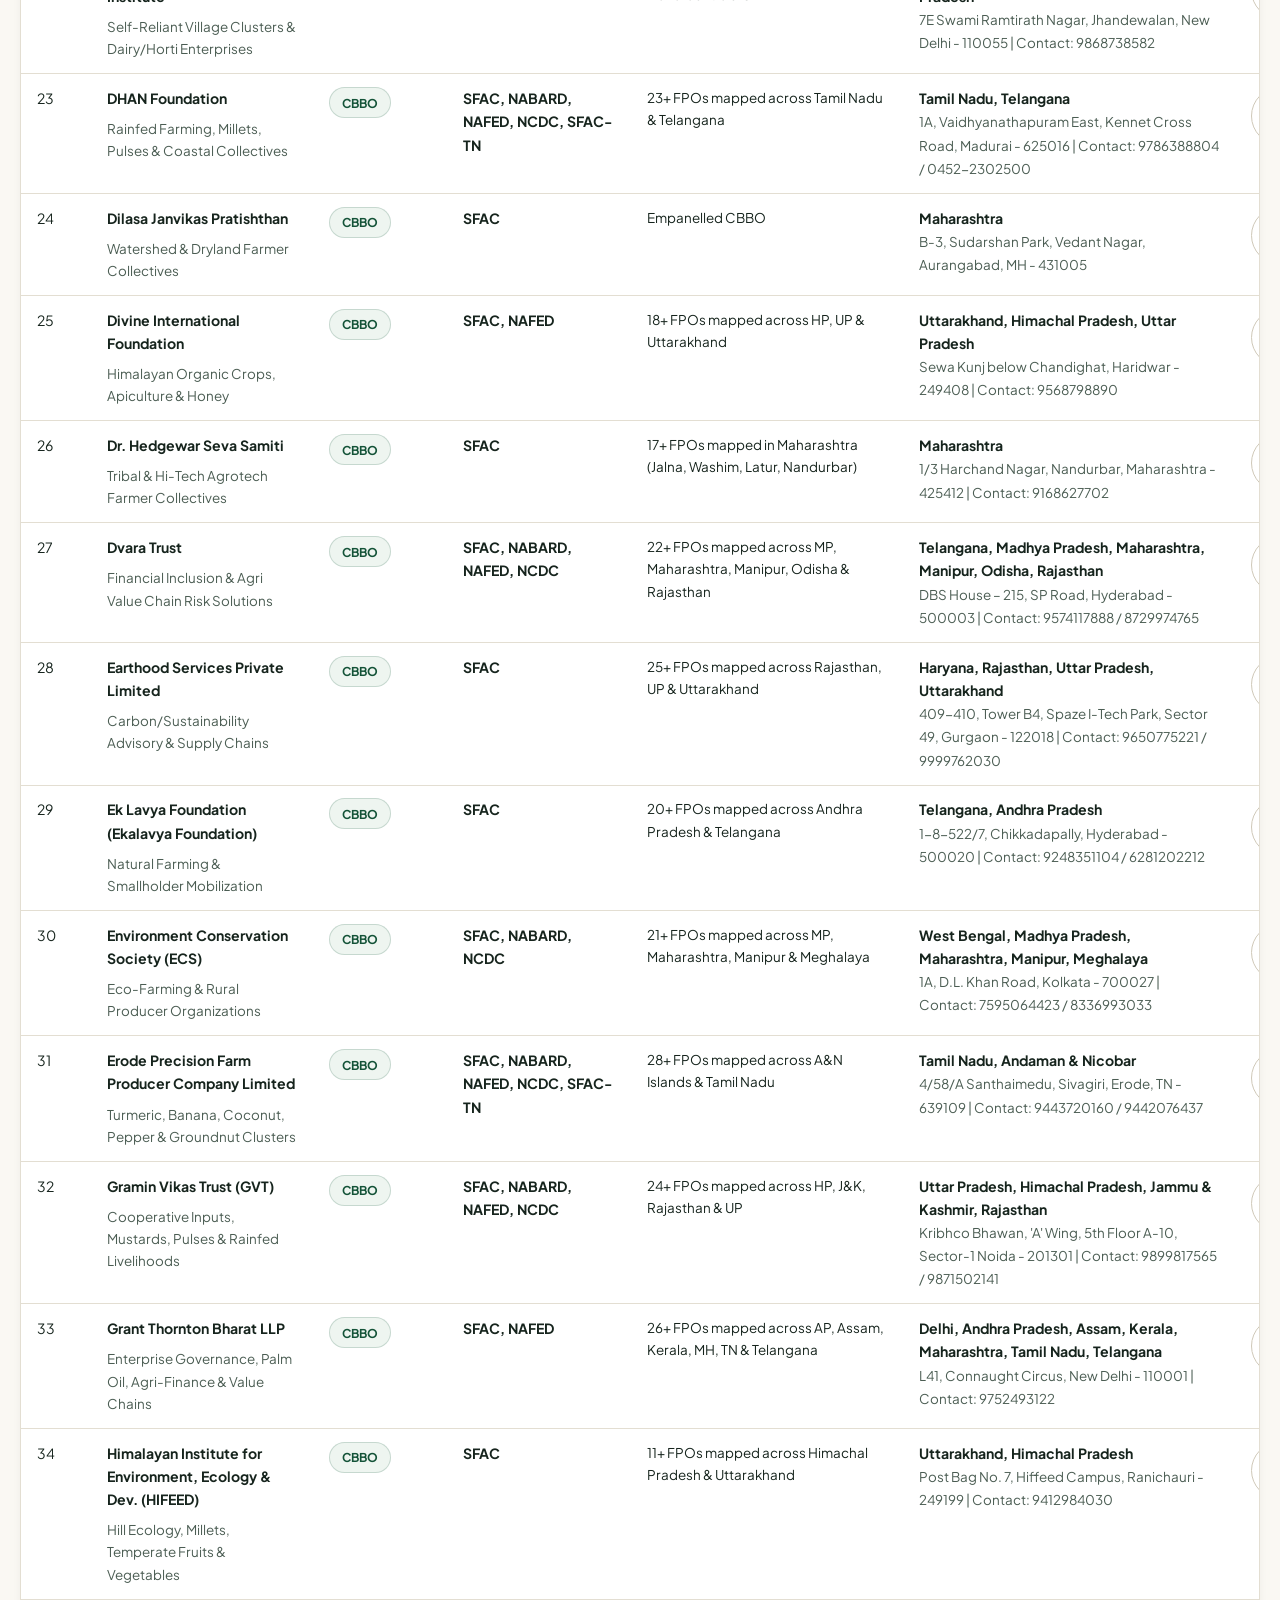
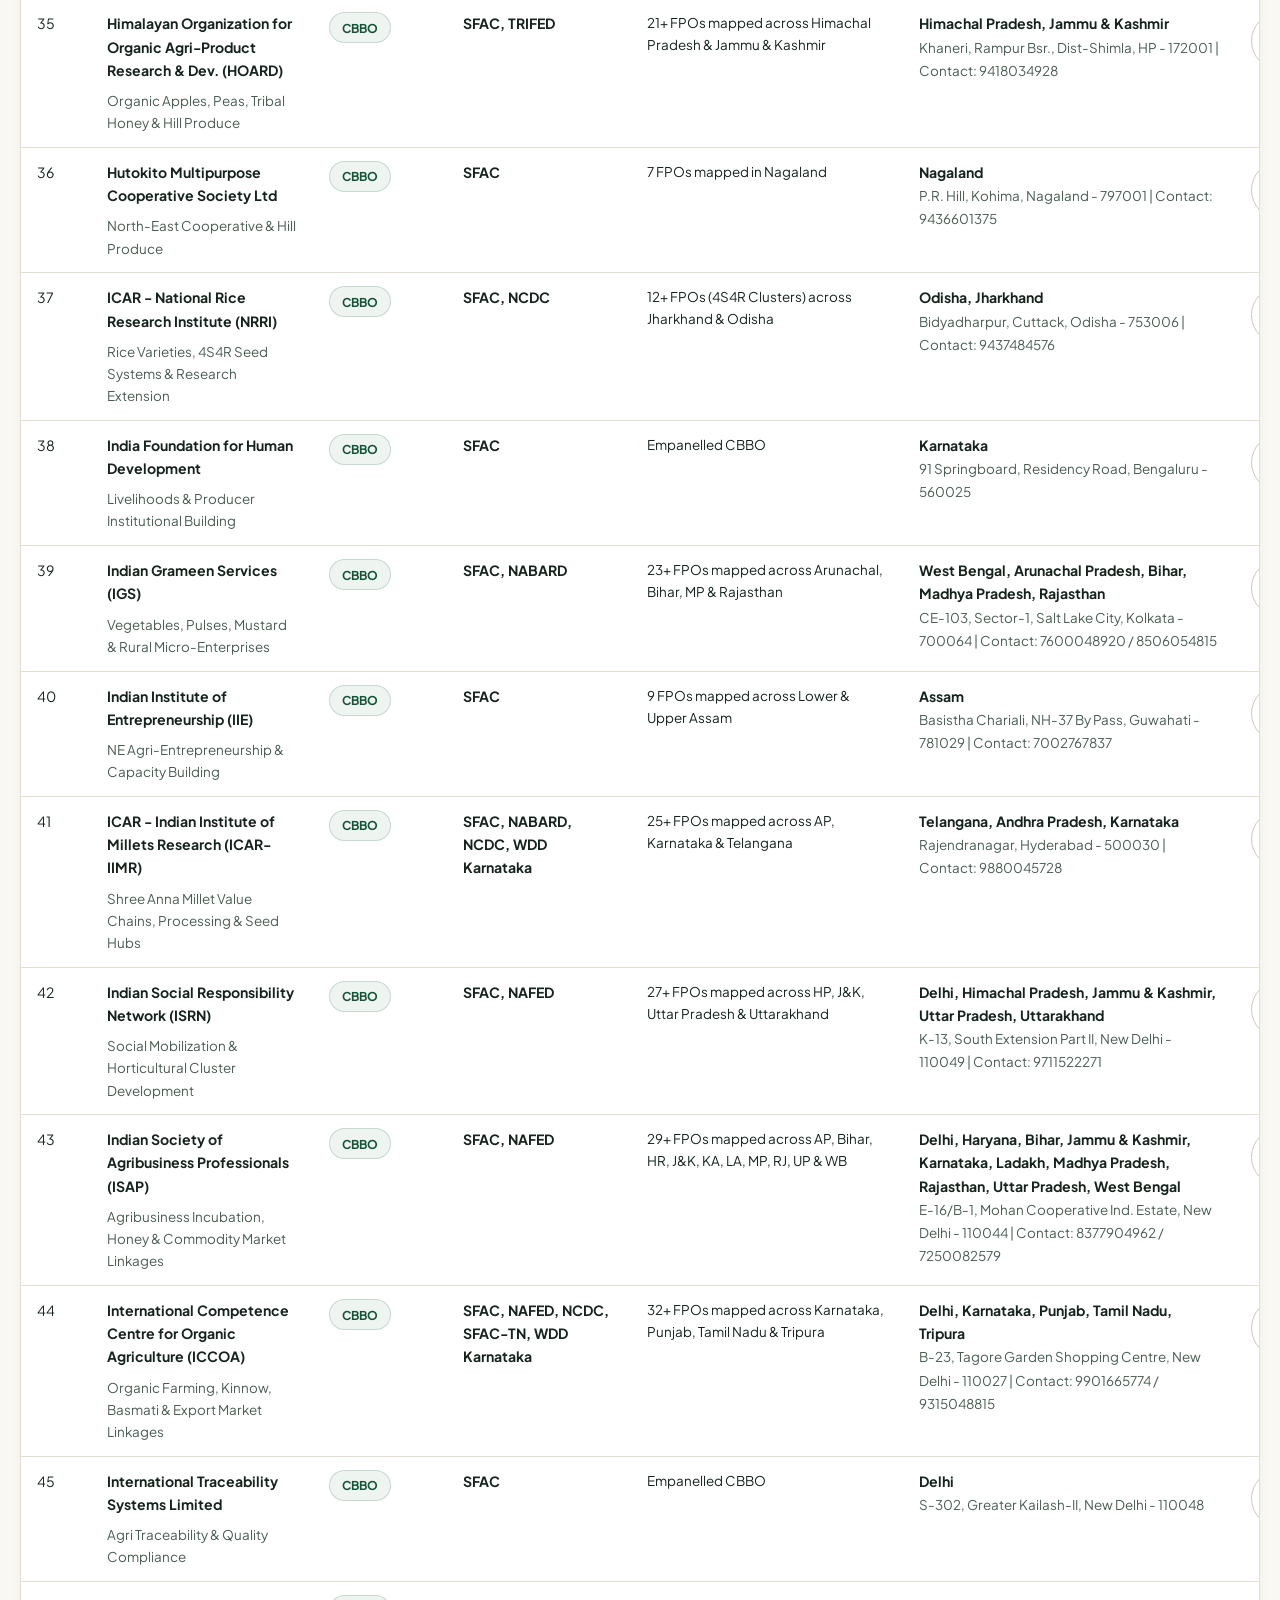
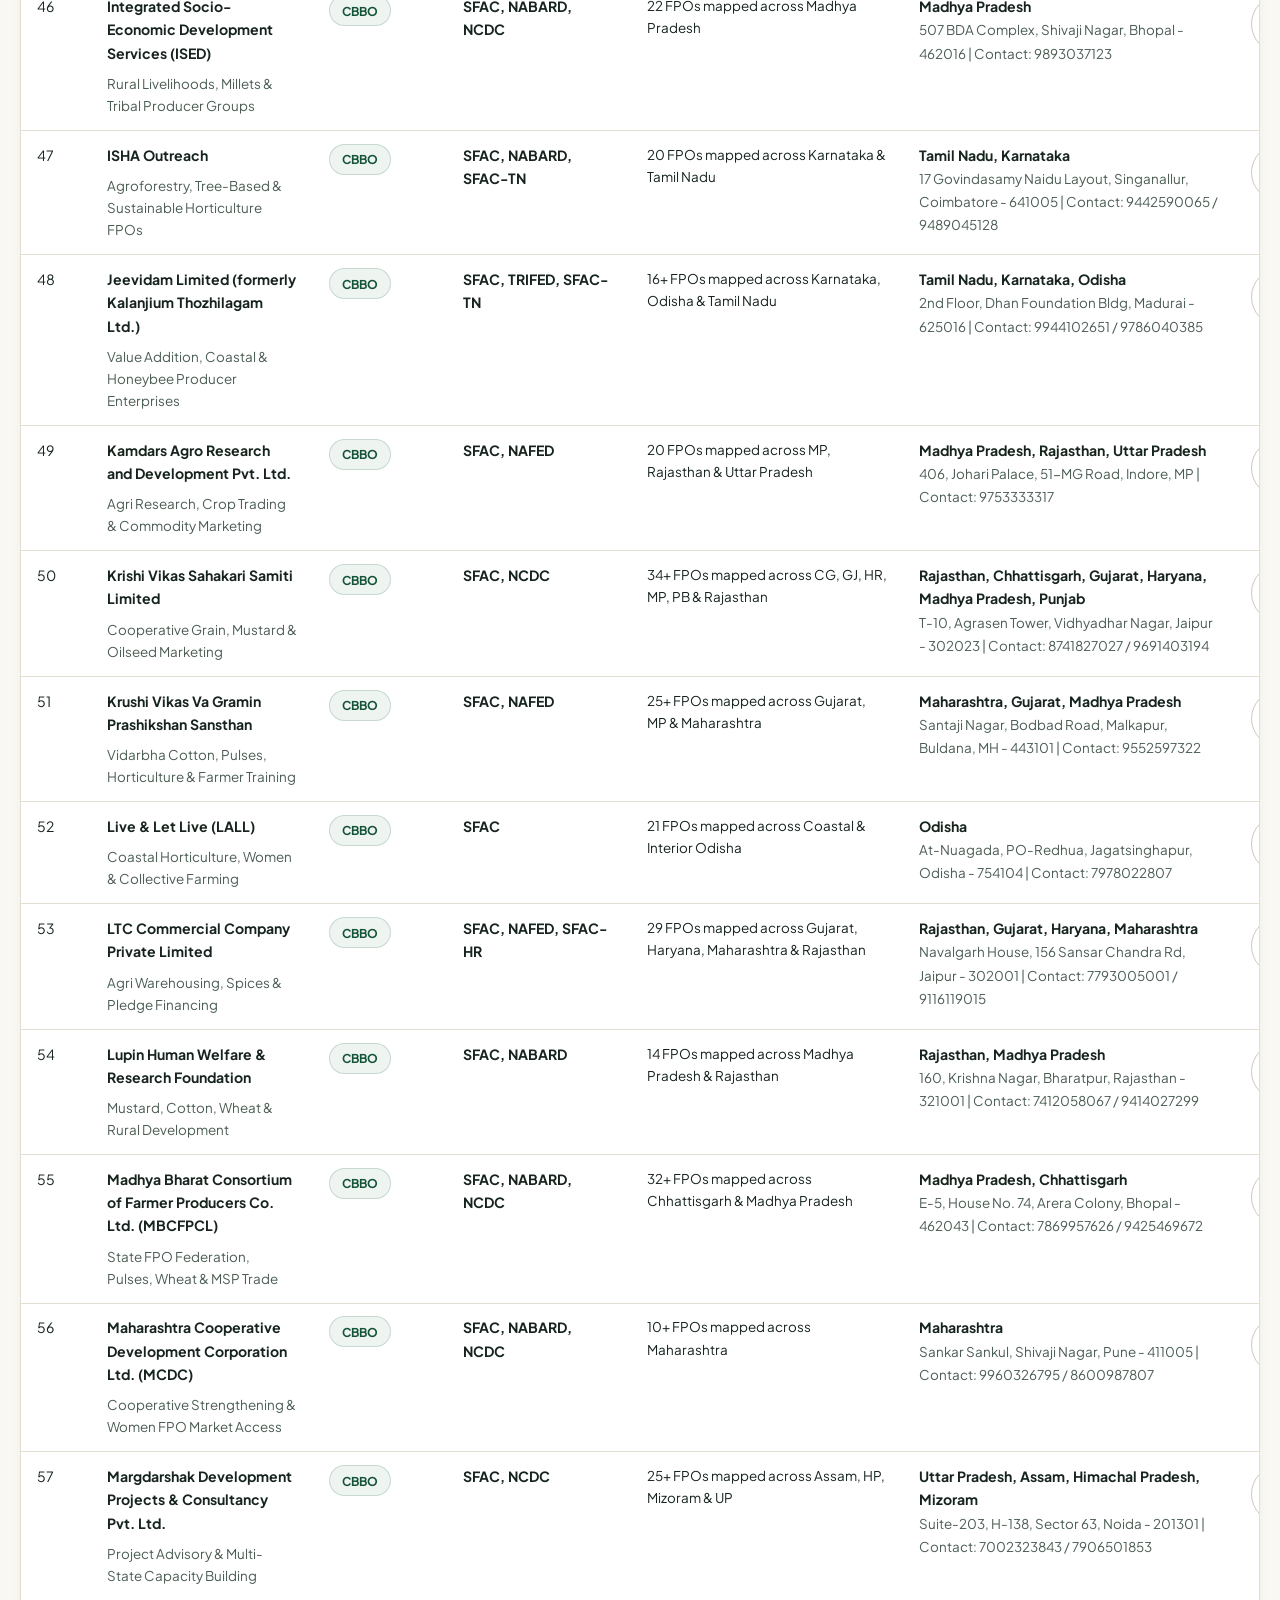
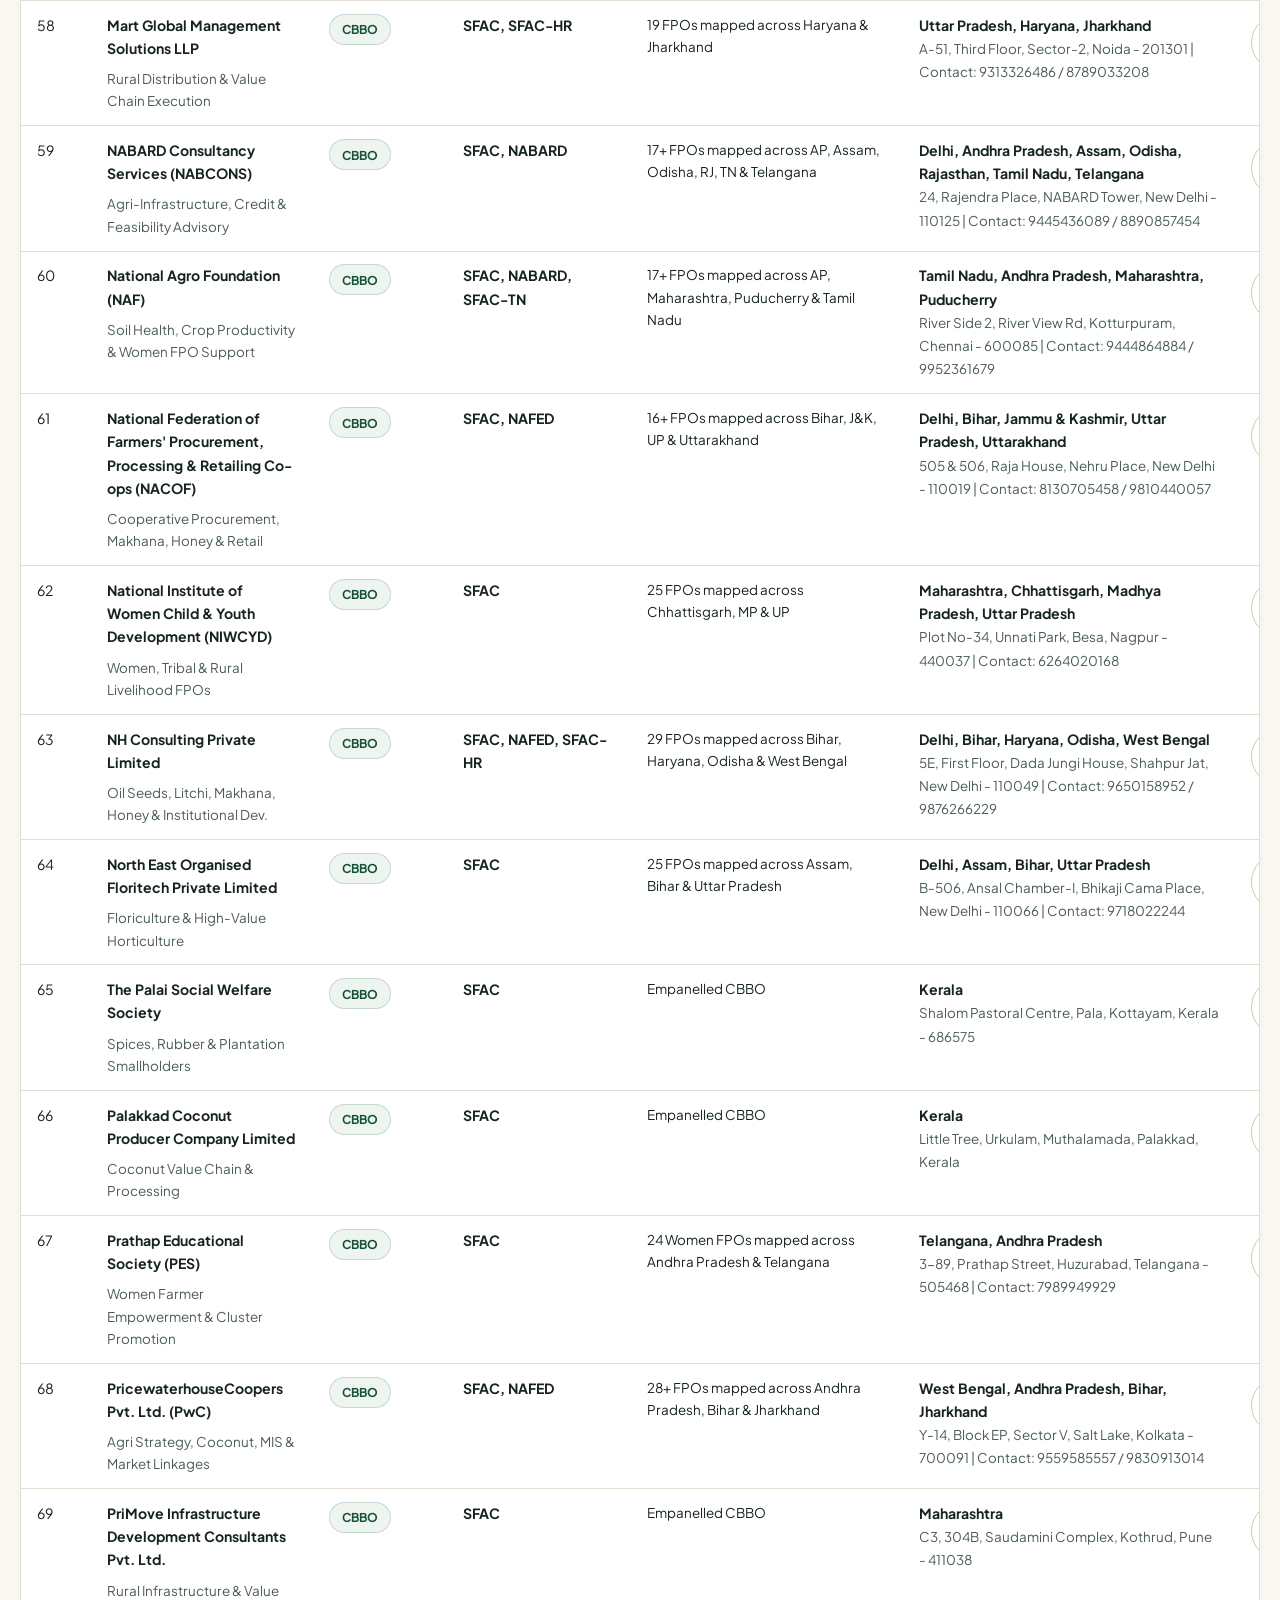
<file: cbbos.html>
<!DOCTYPE html>
<html lang="en">
<head>
  <meta charset="UTF-8" />
  <meta name="viewport" content="width=device-width, initial-scale=1.0" />
  <title>CBBOs — Cluster Based Business Organizations &amp; Promoted FPOs | FPO Portal</title>
  <meta name="description" content="Complete Official CBBO & VCO Directory (494 CBBOs + 9 VCOs nationally), State-wise & Implementing Agency-wise CBBO Analysis across 33 States/UTs (3,510 FPOs), MABIF & SFAC promoted FPOs, and searchable Statewise FPO Registry." />
  <link rel="preconnect" href="https://fonts.googleapis.com" />
  <link rel="preconnect" href="https://fonts.gstatic.com" crossorigin />
  <link href="https://fonts.googleapis.com/css2?family=Fraunces:opsz,wght@9..144,600;9..144,700&family=Plus+Jakarta+Sans:wght@400;500;600;700;800&display=swap" rel="stylesheet" />
  <link rel="stylesheet" href="styles.css" />
</head>
<body>
  <div id="site-header-mount"></div>

  <main>
    <!-- Banner -->
    <section class="page-banner">
      <div class="container hero-grid">
        <div>
          <div class="breadcrumb"><a href="index.html">Home</a> <span>/</span> <span>CBBOs &amp; Promoted FPOs</span></div>
          <h1 class="hero-title">CBBOs: Cluster-Based Business Organizations &amp; State-Wise Ecosystem</h1>
          <p class="hero-subtitle">
            CBBOs and Value Chain Organizations (VCOs) are the professional grassroots backbone of the 10,000 FPO Scheme—delivering <strong>5 years of dedicated handholding</strong> in mobilization, incorporation, governance, business planning, and market linkages.
          </p>
          <div class="kpi-grid">
            <div class="kpi-card">
              <div class="kpi-value">494 + 9</div>
              <div class="kpi-label">CBBOs &amp; VCOs Nationally</div>
              <div class="kpi-meta">Across all 14 Implementing Agencies (SFAC: 144+9 &bull; NAFED: 100+)</div>
            </div>
            <div class="kpi-card">
              <div class="kpi-value" id="kpi-loaded-cbbos">250</div>
              <div class="kpi-label">Verified Directory Entries</div>
              <div class="kpi-meta">94 SFAC PDF + Statewise Report + MABIF, SRLMs &amp; KVKs</div>
            </div>
            <div class="kpi-card">
              <div class="kpi-value">3,510</div>
              <div class="kpi-label">FPOs Analysed Across 33 States</div>
              <div class="kpi-meta">Official State &amp; IA Report (30.11.2022) &bull; ₹25L/FPO cap</div>
            </div>
          </div>
        </div>
        <div class="hero-media">
          <img src="cbbo-handholding.jpg" alt="CBBO agronomist and business mentor conducting produce grading training with smallholder FPO members" />
          <div class="hero-caption">
            <span><strong>5-Year Incubation:</strong> Baseline surveys, BoD capacity building &amp; business plans</span>
            <span class="badge badge-amber">494 CBBOs + 9 VCOs</span>
          </div>
        </div>
      </div>
    </section>

    <!-- What is CBBO & Role -->
    <section class="section">
      <div class="container">
        <div class="section-header">
          <div>
            <span class="badge badge-green">Operational &amp; Incubation Framework</span>
            <h2>What Is a CBBO &amp; What Is Its 5-Year Role?</h2>
            <p>Empanelled by Implementing Agencies (SFAC, NABARD, NCDC, NAFED, FDRVC, NDDB, NERAMAC, TRIFED &amp; State IAs), CBBOs field 5-domain specialist teams (Agronomy, Agri-Marketing, Value Addition, Social Mobilization &amp; Accounting/IT) with up to <strong>₹25 lakh/FPO</strong> support over 5 years.</p>
          </div>
        </div>

        <div class="card-grid">
          <div class="card">
            <div class="icon-pill">1</div>
            <h3>Cluster Identification &amp; Baseline</h3>
            <p>Conduct diagnostic baseline surveys, map commodity/ODOP clusters, mobilize farmers into Farmer Interest Groups (FIGs), and onboard 300+ members (100+ in NE/Hilly areas).</p>
          </div>
          <div class="card">
            <div class="icon-pill">2</div>
            <h3>Registration &amp; Regulatory Compliance</h3>
            <p>Incorporate FPOs under the Companies Act or Cooperative Societies Act, draft by-laws, and secure Mandi, Seed, Fertilizer, Pesticide, FSSAI, and GST licenses.</p>
          </div>
          <div class="card">
            <div class="icon-pill">3</div>
            <h3>Governance, BoD &amp; Skill Building</h3>
            <p>Recruit FPO CEOs and accountants, train Board of Directors (including women directors), and deliver financial management &amp; MIS training.</p>
          </div>
          <div class="card">
            <div class="icon-pill">4</div>
            <h3>Business Planning &amp; Infrastructure</h3>
            <p>Prepare 5-year viable business plans and facilitate access to warehouses, pack houses, NABL testing labs, grading equipment, and custom hiring centres.</p>
          </div>
          <div class="card">
            <div class="icon-pill">5</div>
            <h3>Equity Grant &amp; Finance Products</h3>
            <p>Facilitate Matching Equity Grants (up to ₹15 lakh/FPO) and Credit Guarantee Fund bank loans (up to ₹2 crore) via NABKISAN, NCDC, and commercial banks.</p>
          </div>
          <div class="card">
            <div class="icon-pill">6</div>
            <h3>Market Insights &amp; Linkages</h3>
            <p>Connect FPOs to <strong>e-NAM</strong>, <strong>ONDC Mystore</strong>, <strong>GeM</strong>, corporate buyers, buyer-seller meets, and export pathways for better price realization.</p>
          </div>
        </div>
      </div>
    </section>

    <!-- State-Wise & Implementing Agency-Wise CBBO Analysis -->
    <section class="section section-alt" id="state-analysis">
      <div class="container">
        <div class="section-header">
          <div>
            <span class="badge badge-teal">State-Wise &amp; IA-Wise Research Analysis &bull; 3,510 Registered FPOs (as on 30.11.2022)</span>
            <h2>State-Wise CBBO Deployment &amp; Implementing Agency Footprint</h2>
            <p>
              Analysis of the 153-page official Statewise &amp; Implementing Agency-wise Registered FPO Report (as on 30-11-2022) mapping <strong>3,510 registered FPOs across 33 States/UTs</strong> and <strong>13 active Implementing Agencies</strong> (scaling nationally to 10,000 FPOs across 14 IAs by 31.03.2025). Click any state's <strong>Filter Directory</strong> button to inspect CBBOs active there.
            </p>
          </div>
        </div>

        <div class="card-grid-2" style="margin-bottom: 1.5rem;">
          <div class="card">
            <h3 style="margin-bottom:0.35rem;">Top 10 States by Registered FPOs (30.11.2022 Report)</h3>
            <p class="small muted" style="margin-bottom:0.9rem;">Accounting for 64.9% (2,277 of 3,510) of early-phase registrations, led by Uttar Pradesh, Madhya Pradesh, Maharashtra &amp; Rajasthan.</p>
            <div id="top-states-chart"></div>
          </div>
          <div class="card">
            <h3 style="margin-bottom:0.35rem;">Implementing Agency Footprint &amp; CBBO Architecture</h3>
            <p class="small muted" style="margin-bottom:0.9rem;">Multi-agency ecosystem integrating central institutions, state missions, cooperatives, KVKs &amp; incubators:</p>
            <div style="display:grid; gap:0.65rem; font-size:0.88rem;">
              <div style="padding:0.65rem 0.8rem; background:var(--surface-alt); border-radius:8px; border:1px solid var(--border);">
                <strong>National Central IAs:</strong> <span class="muted">SFAC (144 CBBOs + 9 VCOs), NABARD, NCDC, NAFED (100+ empanelled CBBOs)</span>
              </div>
              <div style="padding:0.65rem 0.8rem; background:var(--surface-alt); border-radius:8px; border:1px solid var(--border);">
                <strong>Commodity &amp; Regional IAs:</strong> <span class="muted">NDDB (Milk Unions &amp; Dairy Co-ops), TRIFED (Tribal MFPs/Honey), NERAMAC (North-East)</span>
              </div>
              <div style="padding:0.65rem 0.8rem; background:var(--surface-alt); border-radius:8px; border:1px solid var(--border);">
                <strong>Rural Livelihood Missions (FDRVC):</strong> <span class="muted">JeeviKa (BR), JSLPS (JH), MP-DAY SRLM (MP), MSRLM (MH), ORMAS (OD), RGAVP (RJ), SERP (TS), UPSRLM (UP)</span>
              </div>
              <div style="padding:0.65rem 0.8rem; background:var(--surface-alt); border-radius:8px; border:1px solid var(--border);">
                <strong>State-Level IAs &amp; ICAR/KVKs:</strong> <span class="muted">GAICL (GJ), WDD (KA), UPDASP (UP), SFAC-TN (TN), SFAC-HR (HR), plus 55+ KVK/SAU Centres</span>
              </div>
            </div>
          </div>
        </div>

        <div class="table-controls">
          <input type="search" id="state-analysis-search" class="input" placeholder="Search State/UT, Implementing Agency (SFAC, NAFED, NABARD...), or CBBO..." style="min-width: 280px;" />
          <span class="small muted" id="state-analysis-count"></span>
        </div>

        <div class="table-wrap">
          <table>
            <thead>
              <tr>
                <th>#</th>
                <th>State / UT</th>
                <th>Registered FPOs (30.11.2022)</th>
                <th>Share %</th>
                <th>Report Row Range</th>
                <th>Active Implementing Agencies</th>
                <th>Key CBBOs, SRLMs &amp; KVK Clusters Active</th>
                <th>Directory</th>
              </tr>
            </thead>
            <tbody id="state-analysis-body"></tbody>
          </table>
        </div>
      </div>
    </section>

    <!-- Complete Official Directory of Empanelled CBBOs & VCOs -->
    <section class="section" id="cbbo-directory">
      <div class="container">
        <div class="section-header">
          <div>
            <span class="badge badge-green">Complete Official Directory &bull; 494 CBBOs + 9 VCOs Nationally</span>
            <h2>Complete Official Directory of Empanelled CBBOs &amp; VCOs: Allocations, Locations &amp; Websites</h2>
            <p>
              Consolidated directory combining all <strong>94 SFAC Empanelled CBBOs</strong> (Official SFAC PDF), all unique CBBOs, SRLMs, Dairy Unions, and ICAR/KVK hubs extracted across all <strong>153 pages of the Statewise &amp; IA-wise Registered FPO Report (3,510 FPOs)</strong>, and <strong>MABIF</strong> (<a href="https://www.mabif.com/cbbo/" target="_blank" rel="noopener noreferrer">mabif.com/cbbo</a>). Because individual IA portals publish subsets of the full <strong>494 CBBOs + 9 VCOs</strong> national pool, use <strong>+ Add CBBO / VCO</strong> or <strong>Import CSV</strong> to add any additional regional rows anytime.
            </p>
          </div>
          <div style="display:flex; gap:0.5rem; flex-wrap:wrap; align-items:center;">
            <button type="button" class="btn btn-primary btn-sm" id="toggle-add-cbbo-btn">+ Add CBBO / VCO</button>
            <label class="btn btn-outline btn-sm" style="cursor:pointer;">
              Import CSV (Bulk)
              <input type="file" id="import-cbbo-csv" accept=".csv" style="display:none;" />
            </label>
            <button type="button" class="btn btn-outline btn-sm" id="export-cbbo-csv-btn">Export CSV</button>
          </div>
        </div>

        <!-- Collapsible Add CBBO Panel -->
        <div class="form-card mb-2" id="add-cbbo-panel" style="display:none; margin-bottom:1.5rem;">
          <div style="display:flex; justify-content:space-between; align-items:center; flex-wrap:wrap; gap:0.5rem; margin-bottom:0.75rem;">
            <div>
              <h3 style="margin:0;">Add Additional CBBO or VCO to Official Directory</h3>
              <p class="small muted" style="margin:0.2rem 0 0;">Saved locally in your browser &amp; exportable to CSV for updating your GitHub repository.</p>
            </div>
            <button type="button" class="btn btn-outline btn-sm" id="close-add-cbbo-btn">Close</button>
          </div>
          <div id="add-cbbo-feedback"></div>
          <form id="add-cbbo-form">
            <div class="form-grid">
              <div class="form-field">
                <label for="new-cbbo-name">CBBO / VCO Name *</label>
                <input class="input" type="text" id="new-cbbo-name" required placeholder="e.g., NABFPO / NAFED Empanelled CBBO" />
              </div>
              <div class="form-field">
                <label for="new-cbbo-type">Category *</label>
                <select class="select" id="new-cbbo-type" required>
                  <option value="CBBO">CBBO</option>
                  <option value="SRLM / State Mission">SRLM / State Mission</option>
                  <option value="KVK / ICAR Research">KVK / ICAR Research</option>
                  <option value="Milk Union / Cooperative">Milk Union / Cooperative</option>
                  <option value="VCO">VCO (Value Chain Org.)</option>
                </select>
              </div>
              <div class="form-field">
                <label for="new-cbbo-ia">Implementing Agency (IA) *</label>
                <select class="select" id="new-cbbo-ia" required>
                  <option value="SFAC">SFAC</option>
                  <option value="NAFED">NAFED</option>
                  <option value="NABARD">NABARD</option>
                  <option value="NCDC">NCDC</option>
                  <option value="FDRVC">FDRVC</option>
                  <option value="NDDB">NDDB</option>
                  <option value="NERAMAC">NERAMAC</option>
                  <option value="TRIFED">TRIFED</option>
                  <option value="GAICL">GAICL</option>
                  <option value="WDD Karnataka">WDD Karnataka</option>
                  <option value="UPDASP">UPDASP</option>
                  <option value="SFAC-TN">SFAC-TN</option>
                  <option value="SFAC-HR">SFAC-HR</option>
                </select>
              </div>
              <div class="form-field">
                <label for="new-cbbo-fpos">FPOs Promoted / Cluster Role</label>
                <input class="input" type="text" id="new-cbbo-fpos" placeholder="e.g., 15 FPOs Across 4 Districts" />
              </div>
              <div class="form-field">
                <label for="new-cbbo-state">State / Region *</label>
                <input class="input" type="text" id="new-cbbo-state" required placeholder="e.g., Maharashtra" />
              </div>
              <div class="form-field">
                <label for="new-cbbo-location">Correspondence Address / Contact *</label>
                <input class="input" type="text" id="new-cbbo-location" required placeholder="Full office address &amp; contact number" />
              </div>
              <div class="form-field">
                <label for="new-cbbo-focus">Core Commodity / Focus Area</label>
                <input class="input" type="text" id="new-cbbo-focus" placeholder="e.g., Millets, Pulses, Value Addition" />
              </div>
              <div class="form-field">
                <label for="new-cbbo-website">Official Website URL</label>
                <input class="input" type="url" id="new-cbbo-website" placeholder="https://example.org" />
              </div>
            </div>
            <div class="hero-actions mt-2" style="margin-bottom:0;">
              <button type="submit" class="btn btn-primary btn-sm">Save CBBO / VCO</button>
              <button type="reset" class="btn btn-outline btn-sm">Clear</button>
            </div>
          </form>
        </div>

        <!-- Filters & Table/Card Switcher -->
        <div class="table-controls">
          <input type="search" id="cbbo-dir-search" class="input" placeholder="Search CBBO name, contact, address, state, or IA..." style="min-width: 240px;" />
          <select id="cbbo-dir-ia" class="select">
            <option value="all">Filter by Implementing Agency (All)</option>
          </select>
          <select id="cbbo-dir-state" class="select">
            <option value="all">Filter by State / UT (All)</option>
          </select>
          <select id="cbbo-dir-type" class="select">
            <option value="all">All Categories (CBBO, SRLM, KVK, Dairy, VCO)</option>
            <option value="CBBO">CBBO Only</option>
            <option value="SRLM">SRLM / State Mission</option>
            <option value="KVK">KVK / ICAR Research</option>
            <option value="Milk Union">Milk Union / Cooperative</option>
            <option value="VCO">VCO Only</option>
          </select>
          <div class="tabs" style="margin: 0;">
            <button type="button" class="chip-btn active" id="cbbo-view-table-btn">Table View</button>
            <button type="button" class="chip-btn" id="cbbo-view-cards-btn">Card View</button>
          </div>
          <span class="small muted" id="cbbo-dir-count"></span>
        </div>

        <!-- Table View -->
        <div class="table-wrap" id="cbbo-dir-table-wrap">
          <table>
            <thead>
              <tr>
                <th>S.No.</th>
                <th>CBBO / VCO Name &amp; Focus</th>
                <th>Category</th>
                <th>Implementing Agency</th>
                <th>FPOs Promoted / Allocation Scope</th>
                <th>State &amp; Correspondence Address / Contact</th>
                <th>Website / Portal</th>
              </tr>
            </thead>
            <tbody id="cbbo-dir-table-body"></tbody>
          </table>
        </div>

        <!-- Card View -->
        <div class="card-grid mt-2" id="cbbo-dir-cards-wrap" style="display:none;"></div>
      </div>
    </section> 
        <!-- Statewise FPO Registry Explorer -->
    <section class="section section-alt" id="fpo-registry">
      <div class="container">
        <div class="section-header">
          <div>
            <span class="badge badge-green">Statewise FPO Registry &amp; 2024–25 Highlights</span>
            <h2>Searchable List of Promoted FPOs Across States</h2>
            <p>Browse verified FPO entries spanning 25+ States/UTs combining the Statewise FPO Registry and top-performing 10K Scheme / NBHM FPOs, with built-in support to add more FPOs for future updates.</p>
          </div>
    <div style="display:flex; gap:0.5rem; flex-wrap:wrap; align-items:center;">
            <button type="button" class="btn btn-primary btn-sm" id="toggle-add-fpo-btn">+ Add New FPO</button>
            <button type="button" class="btn btn-outline btn-sm" id="export-fpo-csv-btn">Export CSV</button>
            <button type="button" class="btn btn-outline btn-sm" id="export-fpo-json-btn">Export JSON</button>
          </div>
        </div>

        <!-- Collapsible Future-Proof Add FPO Panel -->
        <div class="form-card mb-2" id="add-fpo-panel" style="display:none; margin-bottom:1.5rem;">
          <div style="display:flex; justify-content:space-between; align-items:center; flex-wrap:wrap; gap:0.5rem; margin-bottom:0.75rem;">
            <div>
              <h3 style="margin:0;">Add New Promoted FPO to Registry</h3>
              <p class="small muted" style="margin:0.2rem 0 0;">New FPOs added here appear immediately in the searchable directory below, save automatically in your browser, and can be exported to CSV/JSON.</p>
            </div>
            <button type="button" class="btn btn-outline btn-sm" id="close-add-fpo-btn">Close</button>
          </div>
          <div id="add-fpo-feedback"></div>
          <form id="add-fpo-form">
            <div class="form-grid">
              <div class="form-field">
                <label for="new-fpo-state">State / UT *</label>
                <select class="select" id="new-fpo-state" required></select>
              </div>
              <div class="form-field">
                <label for="new-fpo-name">FPO Legal Name *</label>
                <input class="input" type="text" id="new-fpo-name" required placeholder="e.g., Navachetana Farmer Producer Co. Ltd." />
              </div>
              <div class="form-field">
                <label for="new-fpo-form">Legal Form *</label>
                <select class="select" id="new-fpo-form" required>
                  <option value="Producer Company">Producer Company (FPC)</option>
                  <option value="Cooperative Society">Cooperative Society (MACS/Co-op)</option>
                </select>
              </div>
              <div class="form-field">
                <label for="new-fpo-reg">Reg. No. / Scheme *</label>
                <input class="input" type="text" id="new-fpo-reg" required placeholder="e.g., U01400AP2024PTC... or 10K Scheme" />
              </div>
              <div class="form-field">
                <label for="new-fpo-date">Registration Date / Year</label>
                <input class="input" type="text" id="new-fpo-date" placeholder="e.g., 14-Nov-24" />
              </div>
              <div class="form-field">
                <label for="new-fpo-location">District / Block Location *</label>
                <input class="input" type="text" id="new-fpo-location" required placeholder="e.g., Warangal, Telangana" />
              </div>
              <div class="form-field">
                <label for="new-fpo-crops">Major Crops / Produce *</label>
                <input class="input" type="text" id="new-fpo-crops" required placeholder="e.g., Chilli, Turmeric, Millets" />
              </div>
              <div class="form-field">
                <label for="new-fpo-credit">Credit / Infrastructure / CBBO</label>
                <input class="input" type="text" id="new-fpo-credit" placeholder="e.g., SBI / Equity Grant / NABKISAN" />
              </div>
            </div>
            <div class="hero-actions mt-2" style="margin-bottom:0;">
              <button type="submit" class="btn btn-primary btn-sm">Add FPO to Registry</button>
              <button type="reset" class="btn btn-outline btn-sm">Clear</button>
            </div>
          </form>
        </div>

        <div class="table-controls">
          <input type="search" id="fpo-search" class="input" placeholder="Search FPO name, district, registration no., or crops..." style="min-width: 240px;" />
          <select id="fpo-state-filter" class="select">
            <option value="all">All States / UTs</option>
          </select>
          <select id="fpo-form-filter" class="select">
            <option value="all">All Legal Forms</option>
            <option value="Producer Company">Producer Company (FPC)</option>
            <option value="Cooperative">Cooperative / MACS</option>
          </select>
          <span class="small muted" id="fpo-count-label"></span>
        </div>

        <div class="table-wrap">
          <table>
            <thead>
              <tr>
                <th>#</th>
                <th>State / UT</th>
                <th>FPO Name</th>
                <th>Legal Form</th>
                <th>Reg. No. / Scheme</th>
                <th>Location</th>
                <th>Major Crops / Produce</th>
                <th>Credit / Infrastructure</th>
              </tr>
            </thead>
            <tbody id="fpo-registry-body"></tbody>
          </table>
        </div>
      </div>
    </section>
  </main>

  <div id="site-footer-mount"></div>

  <script src="data.js"></script>
  <script src="common.js"></script>
  <script>
    document.addEventListener("DOMContentLoaded", () => {
      // =========================================================================
      // 0. STATE-WISE & IA-WISE ANALYSIS DATA (153-PAGE OFFICIAL PDF: 30-11-2022)
      // =========================================================================
      const STATE_ANALYSIS_2022 = [
        { state: "Uttar Pradesh", fpos: 364, range: "#3036–3399", ias: "FDRVC, NAFED, NCDC, SFAC, UPDASP", highlights: "UPSRLM (FDRVC), BKSL, Actech, Bioved, CTED, Shramik Bharti, DeHaat, CARD, Prakriti Organics, Grameen Foundation, ASEED, KVKs (Ayodhya, Kaushambi, Mahoba, Muzaffarnagar)" },
        { state: "Madhya Pradesh", fpos: 297, range: "#1489–1785", ias: "FDRVC, NABARD, NAFED, NCDC, SFAC", highlights: "MP-DAY SRLM, ASA, Arunodaya, MBCFPCL, Kamdars, Anupama Education Society, Ashok Agritech, KAMCO, MANTHAN, ISED, KVKs (Chattarpur, Narmadapuram, Morena)" },
        { state: "Maharashtra", fpos: 277, range: "#1786–2062", ias: "FDRVC, NABARD, NAFED, NCDC, NDDB, SFAC", highlights: "MSRLM, AFARM, WOTR, MAHA FPC, Sahyadri FPC, Vikasganga, MCDC, Krushi Vikas, PriMove, Yuva Mitra, Kamalnayan Bajaj Foundation, Pune Milk Union, KVKs (Kolhapur, Satara, Pune)" },
        { state: "Rajasthan", fpos: 273, range: "#2404–2676", ias: "FDRVC, NABARD, NAFED, NCDC, SFAC", highlights: "RGAVP (FDRVC), Access Dev. Services, CUTS, BAIF, Lupin Foundation, LTC Commercial, Krishi Vikas Sahakari, RBKS, SIIRD, Saraswat Agrocom, KVKs (Barmer, Jalore, Sri Ganganagar)" },
        { state: "Gujarat", fpos: 231, range: "#534–764", ias: "GAICL, NABARD, NAFED, NCDC, NDDB, SFAC, TRIFED", highlights: "AKRSP, DSC, TCSRD, Deepak Foundation, VRTI, IFFCO Kisan, Valsad & Mahesana Milk Unions, True Life, Abhyuday, Anand Co-op Union, Samarth Agro, ISWA, KVKs (Deesa, Dediyapada)" },
        { state: "Odisha", fpos: 217, range: "#2148–2364", ias: "FDRVC, NABARD, NAFED, NCDC, SFAC, TRIFED", highlights: "ORMAS (FDRVC), CTRAN, ICAR-NRRI Cuttack, Mahashakti Foundation, Gram-Utthan, Harsha Trust, NIGAM, SEWAK, Live & Let Live, Shri Guru Trust, Utkal Bipanna, Balaram Panda Trust, KVK Nuapada" },
        { state: "Karnataka", fpos: 198, range: "#1222–1419", ias: "NABARD, NAFED, NCDC, NDDB, SFAC, TRIFED, WDD Karnataka", highlights: "MYRADA, IDF Karnataka, Vikasana, Sahyadri Society, APOF, Sri Sri Rural Dev., Hassan & Dharwad Milk Unions, STEPS, SAHRD, NITTE Education Trust, KVKs (Bagalkot, Belagavi, Chikamagalur, Shivamogga, Vijayapura)" },
        { state: "Tamil Nadu", fpos: 191, range: "#2684–2874", ias: "NABARD, NAFED, NCDC, SFAC, SFAC-TN", highlights: "MABIF (25 TN FPOs), DHAN Foundation, Jeevidam (Kalanjium), NAF, ISHA Outreach, CCD, TNCDW, Erode Precision Farm PCL, Hand in Hand, SEEDS, Viruthai Millets, Coodu Trust, IED" },
        { state: "Bihar", fpos: 188, range: "#250–437", ias: "FDRVC, NABARD, NAFED, NCDC, SFAC", highlights: "JeeviKa (BRLPS), PRADAN, BKSL, Kaushalya Foundation, ITC Limited, M-CRIL, CARD, IDF, SARDA, Prakriti Organics, Vitro Bio, KVKs (Jale, Samastipur, Vaishali)" },
        { state: "Jharkhand", fpos: 149, range: "#1073–1221", ias: "FDRVC, NABARD, NAFED, NCDC, NDDB, SFAC", highlights: "JSLPS (FDRVC), PRADAN, SARDA, Bhartiya Lok Kalyan Sansthan, Samunnati Agro, MANTHAN, CTRD, Jharkhand State Milk Fed., ESAF, KVKs (Dumka, Gumla)" },
        { state: "Assam", fpos: 135, range: "#115–249", ias: "NABARD, NAFED, NCDC, NDDB, NERAMAC, SFAC", highlights: "Assam Agricultural University Jorhat, IIE Guwahati, SeSTA, Associated Tea & Agro, Grant Thornton Bharat, WAMUL (Purabi Dairy), Qseal Agritech, Salt Range Foods, APRINS, Kaviyasri, KVKs (Barpeta, Nagaon)" },
        { state: "Telangana", fpos: 133, range: "#2875–3007", ias: "FDRVC, NABARD, NAFED, NCDC, SFAC", highlights: "SERP (FDRVC), ICAR-IIMR, ICAR-IIOR, CSA, APMAS, Access Livelihoods, BASICS, Dvara Trust, Ek Lavya Foundation, Prathap Educational Society, Myara Trade, LTG Mysore, KVKs (Jammikunta, Medak)" },
        { state: "Haryana", fpos: 127, range: "#765–891", ias: "NABARD, NAFED, NCDC, SFAC, SFAC-HR", highlights: "ISAP India, Earthood Services, Agriwatch (IASL), Gulab Co-op Society, Javik Aahar FPC, Shakti Vardhak Milk PCL, Talento Consulting, KVKs (Ambala, Fatehabad, Rewari)" },
        { state: "Andhra Pradesh", fpos: 100, range: "#1–100", ias: "NABARD, NAFED, NCDC, SFAC, TRIFED", highlights: "APMAS, CSA, NAF, Grant Thornton Bharat, Action Fraterna Ecology Centre, ASSIST, SEARCH Guntur, ARTS, BREDS Srikakulam, EFFORT Prakasham, RHGBMSS, KVKs (East Godavari, Kurnool)" },
        { state: "Chhattisgarh", fpos: 94, range: "#438–531", ias: "NABARD, NAFED, NCDC, SFAC, TRIFED", highlights: "PRADAN, Raigad Sahyog Samiti, ESAF, Nageshwara Charitable Trust (NCT), SVSS, SAMARPIT Bilaspur, Talento Consulting, KVKs (Bhatapara, Raipur)" },
        { state: "Himachal Pradesh", fpos: 94, range: "#892–985", ias: "NABARD, NAFED, NCDC, SFAC, TRIFED", highlights: "ARAVALI / ARAVA Nahan, Himalayan Org. for Organic Agri-Products (HOARD), Treta Agro (Just Organik), Talento Consulting, KVKs (Mandi, Solan)" },
        { state: "Jammu & Kashmir", fpos: 87, range: "#986–1072", ias: "NABARD, NAFED, NCDC, SFAC", highlights: "SKUAST-Jammu, SKUAST-Kashmir, IGSSS, Biocert International, Yusuf Mehrally Centre, JK Dairy Coop., Agriwatch, IDF, KVK Budgam" },
        { state: "Uttarakhand", fpos: 80, range: "#3400–3479", ias: "NAFED, NCDC, NDDB, SFAC, TRIFED", highlights: "HIFEED Ranichauri, Divine International Foundation, Uttarakhand Coop. Dairy Fed., Gramin Kshetra Vikas Samiti, ATI, Sumati Foundation, Clover Organic, Biocert, KVKs (Dehradun, US Nagar)" },
        { state: "Kerala", fpos: 66, range: "#1420–1485", ias: "NABARD, NAFED, NCDC, NDDB, SFAC", highlights: "CISSA, VFPCK, BAMCO, Peermade Dev. Society (PDS), ESAF, SEEDS, IED, Grant Thornton Bharat, ICAR-CPCRI Kasargode, Kerala State Horti. Corp., KVK Idukki" },
        { state: "Punjab", fpos: 37, range: "#2367–2403", ias: "NAFED, NCDC, NDDB, SFAC", highlights: "PAGREXCO, Bathinda Dist. Coop. Milk Union, Agriwatch, IDF, ICCOA, Actech, StarAgri, Synergy Technofin, KVKs (Bathinda, Moga)" },
        { state: "Nagaland", fpos: 32, range: "#2116–2147", ias: "NABARD, NAFED, NCDC, NERAMAC, SFAC", highlights: "NEIDA, Hutokito Multipurpose Co-op Kohima, Salt Range Foods, Sheel Biotech, Vitro Biotech, KVK Peren" },
        { state: "West Bengal", fpos: 31, range: "#3480–3510", ias: "NAFED, NCDC, NDDB, SFAC", highlights: "BKSL, IGS, PwC, Shamayita Math, Sarva Seva Samity, Satmile Satish Club, Angargaria Srijoni, ECS, Sundarban Milk Union, Nestham Rural Society, DeHaat" },
        { state: "Tripura", fpos: 27, range: "#3008–3034", ias: "NAFED, NCDC, NERAMAC, SFAC", highlights: "SPADE, Qseal Agritech, Salt Range Foods, SeSTA, BKSL, ICCOA, KVK North Tripura" },
        { state: "Manipur", fpos: 20, range: "#2063–2082", ias: "NABARD, NAFED, NCDC, NERAMAC, SFAC", highlights: "Clover Organic Pvt. Ltd., Dvara Trust, ECS, SeSTA, Agriwatch, Vitro Biotech, KVK Chandel" },
        { state: "Meghalaya", fpos: 19, range: "#2083–2101", ias: "NABARD, NAFED, NCDC, NERAMAC, SFAC", highlights: "Clover Organic, CTRD, ECS, Salt Range Foods, Vitro Biotech, KVK Ri-Bhoi" },
        { state: "Mizoram", fpos: 14, range: "#2102–2115", ias: "NAFED, NERAMAC, SFAC", highlights: "APRINS, Clover Organic Pvt. Ltd., Margdarshak Development Projects" },
        { state: "Arunachal Pradesh", fpos: 13, range: "#102–114", ias: "NAFED, NERAMAC, SFAC", highlights: "APRINS, SeSTA, Sheel Biotech, Indian Grameen Services (IGS)" },
        { state: "Sikkim", fpos: 7, range: "#2677–2683", ias: "NABARD, NCDC, NERAMAC", highlights: "ICAR-NRCO (National Research Centre for Orchids, Pakyong), SIMFED, Qseal Agritech, KVKs (East & South Sikkim)" },
        { state: "Ladakh", fpos: 3, range: "#1486–1488", ias: "NAFED", highlights: "Indian Agribusiness Systems Ltd. (Agriwatch), ISAP" },
        { state: "Goa", fpos: 2, range: "#532–533", ias: "NAFED", highlights: "SIMACES Learning LLP" },
        { state: "Puducherry", fpos: 2, range: "#2365–2366", ias: "NABARD", highlights: "Hand in Hand India, National Agro Foundation (NAF)" },
        { state: "Andaman & Nicobar", fpos: 1, range: "#101", ias: "NAFED", highlights: "Erode Precision Farm Producer Company Ltd." },
        { state: "Lakshadweep", fpos: 1, range: "#3035", ias: "NCDC", highlights: "ICAR-KVK Lakshadweep (Kavaratti Coconut Producers Co-op)" }
      ];

      // Render Top 10 States Bar Chart
      const total2022 = STATE_ANALYSIS_2022.reduce((sum, s) => sum + s.fpos, 0);
      const top10 = STATE_ANALYSIS_2022.slice(0, 10);
      const maxFpos = top10[0].fpos;
      document.getElementById("top-states-chart").innerHTML = top10.map((s) => {
        const pct = Math.round((s.fpos / maxFpos) * 100);
        return `
          <div class="bar-row">
            <div class="bar-label">${s.state}</div>
            <div class="bar-track"><div class="bar-fill" style="width:${pct}%;"></div></div>
            <div class="bar-value">${s.fpos}</div>
          </div>
        `;
      }).join("");

      const stateSearchEl = document.getElementById("state-analysis-search");
      const stateBodyEl = document.getElementById("state-analysis-body");
      const stateCountEl = document.getElementById("state-analysis-count");

      function renderStateAnalysis() {
        const q = stateSearchEl.value.trim().toLowerCase();
        const filtered = STATE_ANALYSIS_2022.filter(s =>
          !q ||
          s.state.toLowerCase().includes(q) ||
          s.ias.toLowerCase().includes(q) ||
          s.highlights.toLowerCase().includes(q)
        );
        stateCountEl.textContent = `Showing ${filtered.length} of ${STATE_ANALYSIS_2022.length} States / UTs (${total2022.toLocaleString("en-IN")} total FPOs)`;

        stateBodyEl.innerHTML = filtered.map((s, idx) => {
          const share = ((s.fpos / total2022) * 100).toFixed(1);
          return `
            <tr>
              <td>${idx + 1}</td>
              <td><strong>${s.state}</strong></td>
              <td><strong>${s.fpos.toLocaleString("en-IN")}</strong></td>
              <td class="small muted">${share}%</td>
              <td class="small">${s.range}</td>
              <td><span class="badge badge-teal">${s.ias}</span></td>
              <td class="small muted">${s.highlights}</td>
              <td><button type="button" class="btn btn-outline btn-sm" data-filter-state="${s.state}">Filter CBBOs</button></td>
            </tr>
          `;
        }).join("") + `
          <tr style="background: var(--surface-alt); font-weight: 700;">
            <td>—</td>
            <td>All-India Total (33 States &amp; UTs Analysed)</td>
            <td>${total2022.toLocaleString("en-IN")}</td>
            <td>100.0%</td>
            <td>#1–3510</td>
            <td>13 Active IAs (2022) &rarr; 14 IAs (2025)</td>
            <td class="small muted" style="font-weight:400;">National scheme scaled from 3,510 FPOs (30.11.2022) to 10,000 FPOs (31.03.2025) supported by 494 CBBOs + 9 VCOs.</td>
            <td>—</td>
          </tr>
        `;

        stateBodyEl.querySelectorAll("[data-filter-state]").forEach(btn => {
          btn.addEventListener("click", () => {
            const targetState = btn.getAttribute("data-filter-state");
            if (dirStateEl) {
              dirStateEl.value = targetState;
              renderCBBODirectory();
            }
            document.getElementById("cbbo-directory").scrollIntoView({ behavior: "smooth" });
          });
        });
      }

      // =========================================================================
      // 1. COMPLETE OFFICIAL CBBO & VCO DIRECTORY
      //    (94 SFAC PDF + All Unique CBBOs/SRLMs/Milk Unions/KVKs from 153-Page
      //     3,510-FPO PDF + MABIF + SFAC Report)
      // =========================================================================
      const CBBO_STORAGE_KEY = "fpo_portal_custom_cbbos_v2";
      const SFAC_CBBO_PDF = "https://sfacindia.com/UploadFile/Statistics/List-of-CBBOs-empanelled-under-Central-Sector-Scheme-for-Formation-and-Promotion-of-10000-FPOs.pdf";

      const OFFICIAL_CBBOS = [
        // --- 94 Official SFAC Empanelled CBBOs (S.No. 1-94) enriched with 153-page PDF state & IA coverage ---
        { sno: 1, name: "Access Development Services", type: "CBBO", ia: "SFAC, NABARD, NAFED", fposPromoted: "23+ FPOs mapped (incl. Bilara Agro, AP Oilpalm, Assam, WB, Telangana)", state: "Delhi, Andhra Pradesh, Assam, Rajasthan, Telangana, West Bengal", location: "22, Hauz Khas Village Ground Floor, New Delhi - 110016 | Contact: 9887421437 / 8638686621", focus: "Livelihoods, Seed Spices, Oil Palm & Value Chain Promotion", website: "https://sfacindia.com/" },
        { sno: 2, name: "Access Livelihoods Consulting India Limited", type: "CBBO", ia: "SFAC", fposPromoted: "Empanelled CBBO", state: "Telangana", location: "17-1-383/47, 4th Cross Road, Vinay Nagar Colony, Saidabad, Hyderabad, Telangana - 500059", focus: "Producer Enterprises & Livelihood Consulting", website: "https://sfacindia.com/" },
        { sno: 3, name: "Actech Information System Limited", type: "CBBO", ia: "SFAC, NAFED", fposPromoted: "26+ FPOs mapped across J&K, Punjab, Uttar Pradesh & Uttarakhand", state: "Uttar Pradesh, Jammu & Kashmir, Punjab, Uttarakhand", location: "E-43, FF, Sector-63, Noida, Gautam Budh Nagar, UP - 201301 | Contact: 9650941015 / 9810923113", focus: "Digital Enablement, Horticulture & FPO Handholding", website: "https://sfacindia.com/" },
        { sno: 4, name: "Action for Social Advancement (ASA)", type: "CBBO", ia: "SFAC, NABARD, NAFED, NCDC", fposPromoted: "34+ FPOs mapped (incl. Dada Darbar, Dindori Tribal) across 7 States", state: "Madhya Pradesh, Bihar, Chhattisgarh, Gujarat, Jharkhand, Uttar Pradesh", location: "ARTS Peddapeta Post Office, Burja Mandal / Bhopal, MP | Contact: 9425010783 / 7415463806", focus: "Rainfed & Tribal Agriculture, Pulses, Vegetables & Grains", website: "https://sfacindia.com/" },
        { sno: 5, name: "AFC India Limited", type: "CBBO", ia: "SFAC, NABARD, NAFED, SFAC-HR", fposPromoted: "26+ FPOs mapped across Gujarat, Haryana & Rajasthan", state: "Maharashtra, Gujarat, Haryana, Rajasthan", location: "Dhanraj Mahal 1st Floor, C.S.M. Marg, Mumbai - 400001 | Contact: 9811557958 / 9873686767", focus: "Agricultural Finance & Multi-Commodity Incubation", website: "https://sfacindia.com/" },
        { sno: 6, name: "Aga Khan Rural Support Programme (AKRSP)", type: "CBBO", ia: "SFAC", fposPromoted: "6+ FPOs mapped across Bihar & Gujarat", state: "Gujarat, Bihar", location: "9-10th Corporate House, Opp Dinesh Hall, Ashram Road, Ahmedabad - 380008 | Contact: 9925239313", focus: "Rural Resource Management & Women/Farmer Collectives", website: "https://sfacindia.com/" },
        { sno: 7, name: "Agriculture Development Trust", type: "CBBO", ia: "SFAC, NABARD, NCDC", fposPromoted: "24+ FPOs mapped across Maharashtra districts", state: "Maharashtra", location: "Post Box No-35, Tq Baramati, Dist Pune, Maharashtra - 413115 | Contact: 7350004905 / 9975932717", focus: "KVK AgTech, Grapes, Mango, Cashew & Precision Farming", website: "https://sfacindia.com/" },
        { sno: 8, name: "Andhra Pradesh Mahila Abhivruddhi Society (APMAS)", type: "CBBO", ia: "SFAC, NABARD, NCDC", fposPromoted: "29+ FPOs mapped across AP, Bihar & Telangana", state: "Telangana, Andhra Pradesh, Bihar", location: "HIG 11 & 12, HUDA Colony, Manikonda, Hyderabad - 500089 | Contact: 9440800622 / 9029243124", focus: "Women-Centric FPOs & SHG Federation Promotion", website: "https://sfacindia.com/" },
        { sno: 9, name: "Angargaria Srijoni Shiksha Niketan", type: "CBBO", ia: "SFAC, NABARD", fposPromoted: "27+ FPOs mapped across Jharkhand & West Bengal", state: "West Bengal, Jharkhand", location: "Lalkutipara, Near S.P. More, Suri, Birbhum, WB - 731101 | Contact: 8420140307", focus: "Grassroots Mobilization & Agri Collectives", website: "https://sfacindia.com/" },
        { sno: 10, name: "APOF Organic Certification Agency", type: "CBBO", ia: "SFAC", fposPromoted: "5+ FPOs mapped in Maharashtra & Karnataka", state: "Karnataka, Maharashtra", location: "117/C JHBCS Layout, Turahalli 2nd Stage, Bengaluru - 560061 | Contact: 7972292990", focus: "Organic Certification & Value Chain FPOs", website: "https://sfacindia.com/" },
        { sno: 11, name: "Arunodaya Sarveshwari Lok Kalyan Samiti", type: "CBBO", ia: "SFAC", fposPromoted: "10+ FPOs mapped in MP (incl. Moyakheda Farm PCL)", state: "Madhya Pradesh", location: "EWS-117, Indira Nagar, Agar Road, Ujjain, MP - 456001 | Contact: 9407153495 / 7489378008", focus: "Beekeeping, Honey, Wheat, Soyabean & Chana", website: "https://sfacindia.com/" },
        { sno: 12, name: "Associated Tea & Agro Management Services Pvt. Ltd. (ATMS)", type: "CBBO", ia: "SFAC, NABARD, NAFED, NCDC, NERAMAC", fposPromoted: "28+ FPOs mapped across Assam & Nagaland", state: "Assam, Nagaland", location: "6, Sadabor Avenue, Mother Teresa Rd, Geeta Nagar, Guwahati - 781021 | Contact: 8811097400 / 9101801947", focus: "Tea, Bamboo, Mustard, Maize & NE Agri Clusters", website: "https://sfacindia.com/" },
        { sno: 13, name: "Association of Rural Activities Voluntary Action (ARAVALI / ARAVA)", type: "CBBO", ia: "SFAC, NABARD, NCDC", fposPromoted: "32+ FPOs mapped across Himachal Pradesh", state: "Himachal Pradesh", location: "2, 3rd Floor, IDSMT Complex, Near Delhi Gate, Nahan, Sirmour, HP - 173001 | Contact: 9418147950", focus: "Hill Apples, Vegetables & Rural Mobilization", website: "https://sfacindia.com/" },
        { sno: 14, name: "Basix Krishi Samruddhi Limited (BKSL)", type: "CBBO", ia: "SFAC, NAFED, NCDC", fposPromoted: "34+ FPOs mapped across Bihar, Odisha, Tripura & UP (incl. MinapurKisan)", state: "West Bengal, Bihar, Odisha, Tripura, Uttar Pradesh", location: "CE-103, Sector-I, Salt Lake City, Kolkata - 700064 | Contact: 9437394999 / 8210850002", focus: "Agribusiness Incubation, Cereals, Maize & e-NAM/ONDC", website: "https://sfacindia.com/" },
        { sno: 15, name: "Bhartiya Samrudhi Investments & Consulting Services Ltd. (BASICS)", type: "CBBO", ia: "SFAC, NABARD, NAFED", fposPromoted: "23+ FPOs mapped across CG, HP, Karnataka & UP", state: "Telangana, Chhattisgarh, Himachal Pradesh, Karnataka, Uttar Pradesh", location: "3rd Floor, Surabhi Arcade, Bank Street, Koti, Hyderabad - 500001 | Contact: 9959709995 / 9163007753", focus: "Rural Finance & Producer Company Incubation", website: "https://sfacindia.com/" },
        { sno: 16, name: "Bioved Research Institute of Agriculture & Technology", type: "CBBO", ia: "SFAC", fposPromoted: "10+ FPOs mapped in Prayagraj & Pratapgarh (UP)", state: "Uttar Pradesh", location: "Bioved Research Institute, Prayagraj, UP - 211002 | Contact: 9721700200", focus: "Bio-Inputs, Super Foods & Farmer Training", website: "https://sfacindia.com/" },
        { sno: 17, name: "Centre for Sustainable Agriculture (CSA)", type: "CBBO", ia: "SFAC, NABARD, NCDC", fposPromoted: "28+ FPOs mapped across AP & Telangana (incl. Sahaja Aharam)", state: "Telangana, Andhra Pradesh", location: "12-13-485/5, Tarnaka, Secunderabad - 500017 | Contact: 9666407287 / 9000699702", focus: "Organic & Non-Pesticidal Management FPOs", website: "https://sfacindia.com/" },
        { sno: 18, name: "Centre for Technology & Entrepreneurship Development (CTED)", type: "CBBO", ia: "SFAC, NABARD, NCDC", fposPromoted: "16+ FPOs mapped across MP & Uttar Pradesh", state: "Uttar Pradesh, Madhya Pradesh", location: "E-6, Sec. 21, I.A. Jagdishpur, Amethi, UP | Contact: 9415046619 / 8808637240", focus: "Rural Entrepreneurship & Agri-Processing", website: "https://sfacindia.com/" },
        { sno: 19, name: "Consumer Unity and Trust Society (CUTS)", type: "CBBO", ia: "SFAC, NABARD, NCDC", fposPromoted: "25+ FPOs mapped across Rajasthan", state: "Rajasthan", location: "D-217, Bhaskar Marg, Banipark, Jaipur - 302016 | Contact: 8094556333 / 9829285930", focus: "Market Policy, Tribal & Smallholder Collectives", website: "https://sfacindia.com/" },
        { sno: 20, name: "CTRAN Consulting Private Limited", type: "CBBO", ia: "SFAC, NAFED", fposPromoted: "29+ FPOs mapped across Assam, Jharkhand & Odisha", state: "Odisha, Assam, Jharkhand", location: "A1/A2, Lewis Plaza, BJB Nagar, Bhubaneswar - 751014 | Contact: 9861105151", focus: "Climate-Resilient Agriculture, Honey, Bamboo & Advisory", website: "https://sfacindia.com/" },
        { sno: 21, name: "Centre for Innovation in Science & Social Action (CISSA)", type: "CBBO", ia: "SFAC", fposPromoted: "14+ FPOs mapped in Kerala (incl. Gram Samrudhi FPC)", state: "Kerala", location: "T.C 15/510, Udarasiromani Road, Thiruvananthapuram, Kerala - 695010 | Contact: 9447205913", focus: "Horticulture, AgTech Drones & Women Enterprises", website: "https://sfacindia.com/" },
        { sno: 22, name: "Deendayal Research Institute", type: "CBBO", ia: "SFAC", fposPromoted: "12+ FPOs mapped across MP, Maharashtra & UP", state: "Delhi, Madhya Pradesh, Maharashtra, Uttar Pradesh", location: "7E Swami Ramtirath Nagar, Jhandewalan, New Delhi - 110055 | Contact: 9868738582", focus: "Self-Reliant Village Clusters & Dairy/Horti Enterprises", website: "https://sfacindia.com/" },
        { sno: 23, name: "DHAN Foundation", type: "CBBO", ia: "SFAC, NABARD, NAFED, NCDC, SFAC-TN", fposPromoted: "23+ FPOs mapped across Tamil Nadu & Telangana", state: "Tamil Nadu, Telangana", location: "1A, Vaidhyanathapuram East, Kennet Cross Road, Madurai - 625016 | Contact: 9786388804 / 0452-2302500", focus: "Rainfed Farming, Millets, Pulses & Coastal Collectives", website: "https://sfacindia.com/" },
        { sno: 24, name: "Dilasa Janvikas Pratishthan", type: "CBBO", ia: "SFAC", fposPromoted: "Empanelled CBBO", state: "Maharashtra", location: "B-3, Sudarshan Park, Vedant Nagar, Aurangabad, MH - 431005", focus: "Watershed & Dryland Farmer Collectives", website: "https://sfacindia.com/" },
        { sno: 25, name: "Divine International Foundation", type: "CBBO", ia: "SFAC, NAFED", fposPromoted: "18+ FPOs mapped across HP, UP & Uttarakhand", state: "Uttarakhand, Himachal Pradesh, Uttar Pradesh", location: "Sewa Kunj below Chandighat, Haridwar - 249408 | Contact: 9568798890", focus: "Himalayan Organic Crops, Apiculture & Honey", website: "https://sfacindia.com/" },
        { sno: 26, name: "Dr. Hedgewar Seva Samiti", type: "CBBO", ia: "SFAC", fposPromoted: "17+ FPOs mapped in Maharashtra (Jalna, Washim, Latur, Nandurbar)", state: "Maharashtra", location: "1/3 Harchand Nagar, Nandurbar, Maharashtra - 425412 | Contact: 9168627702", focus: "Tribal & Hi-Tech Agrotech Farmer Collectives", website: "https://sfacindia.com/" },
        { sno: 27, name: "Dvara Trust", type: "CBBO", ia: "SFAC, NABARD, NAFED, NCDC", fposPromoted: "22+ FPOs mapped across MP, Maharashtra, Manipur, Odisha & Rajasthan", state: "Telangana, Madhya Pradesh, Maharashtra, Manipur, Odisha, Rajasthan", location: "DBS House – 215, SP Road, Hyderabad - 500003 | Contact: 9574117888 / 8729974765", focus: "Financial Inclusion & Agri Value Chain Risk Solutions", website: "https://sfacindia.com/" },
        { sno: 28, name: "Earthood Services Private Limited", type: "CBBO", ia: "SFAC", fposPromoted: "25+ FPOs mapped across Rajasthan, UP & Uttarakhand", state: "Haryana, Rajasthan, Uttar Pradesh, Uttarakhand", location: "409-410, Tower B4, Spaze I-Tech Park, Sector 49, Gurgaon - 122018 | Contact: 9650775221 / 9999762030", focus: "Carbon/Sustainability Advisory & Supply Chains", website: "https://sfacindia.com/" },
        { sno: 29, name: "Ek Lavya Foundation (Ekalavya Foundation)", type: "CBBO", ia: "SFAC", fposPromoted: "20+ FPOs mapped across Andhra Pradesh & Telangana", state: "Telangana, Andhra Pradesh", location: "1-8-522/7, Chikkadapally, Hyderabad - 500020 | Contact: 9248351104 / 6281202212", focus: "Natural Farming & Smallholder Mobilization", website: "https://sfacindia.com/" },
        { sno: 30, name: "Environment Conservation Society (ECS)", type: "CBBO", ia: "SFAC, NABARD, NCDC", fposPromoted: "21+ FPOs mapped across MP, Maharashtra, Manipur & Meghalaya", state: "West Bengal, Madhya Pradesh, Maharashtra, Manipur, Meghalaya", location: "1A, D.L. Khan Road, Kolkata - 700027 | Contact: 7595064423 / 8336993033", focus: "Eco-Farming & Rural Producer Organizations", website: "https://sfacindia.com/" },
        { sno: 31, name: "Erode Precision Farm Producer Company Limited", type: "CBBO", ia: "SFAC, NABARD, NAFED, NCDC, SFAC-TN", fposPromoted: "28+ FPOs mapped across A&N Islands & Tamil Nadu", state: "Tamil Nadu, Andaman & Nicobar", location: "4/58/A Santhaimedu, Sivagiri, Erode, TN - 639109 | Contact: 9443720160 / 9442076437", focus: "Turmeric, Banana, Coconut, Pepper & Groundnut Clusters", website: "https://sfacindia.com/" },
        { sno: 32, name: "Gramin Vikas Trust (GVT)", type: "CBBO", ia: "SFAC, NABARD, NAFED, NCDC", fposPromoted: "24+ FPOs mapped across HP, J&K, Rajasthan & UP", state: "Uttar Pradesh, Himachal Pradesh, Jammu & Kashmir, Rajasthan", location: "Kribhco Bhawan, 'A' Wing, 5th Floor A-10, Sector-1 Noida - 201301 | Contact: 9899817565 / 9871502141", focus: "Cooperative Inputs, Mustards, Pulses & Rainfed Livelihoods", website: "https://sfacindia.com/" },
        { sno: 33, name: "Grant Thornton Bharat LLP", type: "CBBO", ia: "SFAC, NAFED", fposPromoted: "26+ FPOs mapped across AP, Assam, Kerala, MH, TN & Telangana", state: "Delhi, Andhra Pradesh, Assam, Kerala, Maharashtra, Tamil Nadu, Telangana", location: "L41, Connaught Circus, New Delhi - 110001 | Contact: 9752493122", focus: "Enterprise Governance, Palm Oil, Agri-Finance & Value Chains", website: "https://sfacindia.com/" },
        { sno: 34, name: "Himalayan Institute for Environment, Ecology & Dev. (HIFEED)", type: "CBBO", ia: "SFAC", fposPromoted: "11+ FPOs mapped across Himachal Pradesh & Uttarakhand", state: "Uttarakhand, Himachal Pradesh", location: "Post Bag No. 7, Hiffeed Campus, Ranichauri - 249199 | Contact: 9412984030", focus: "Hill Ecology, Millets, Temperate Fruits & Vegetables", website: "https://sfacindia.com/" },
        { sno: 35, name: "Himalayan Organization for Organic Agri-Product Research & Dev. (HOARD)", type: "CBBO", ia: "SFAC, TRIFED", fposPromoted: "21+ FPOs mapped across Himachal Pradesh & Jammu & Kashmir", state: "Himachal Pradesh, Jammu & Kashmir", location: "Khaneri, Rampur Bsr., Dist-Shimla, HP - 172001 | Contact: 9418034928", focus: "Organic Apples, Peas, Tribal Honey & Hill Produce", website: "https://sfacindia.com/" },
        { sno: 36, name: "Hutokito Multipurpose Cooperative Society Ltd", type: "CBBO", ia: "SFAC", fposPromoted: "7 FPOs mapped in Nagaland", state: "Nagaland", location: "P.R. Hill, Kohima, Nagaland - 797001 | Contact: 9436601375", focus: "North-East Cooperative & Hill Produce", website: "https://sfacindia.com/" },
        { sno: 37, name: "ICAR - National Rice Research Institute (NRRI)", type: "CBBO", ia: "SFAC, NCDC", fposPromoted: "12+ FPOs (4S4R Clusters) across Jharkhand & Odisha", state: "Odisha, Jharkhand", location: "Bidyadharpur, Cuttack, Odisha - 753006 | Contact: 9437484576", focus: "Rice Varieties, 4S4R Seed Systems & Research Extension", website: "https://sfacindia.com/" },
        { sno: 38, name: "India Foundation for Human Development", type: "CBBO", ia: "SFAC", fposPromoted: "Empanelled CBBO", state: "Karnataka", location: "91 Springboard, Residency Road, Bengaluru - 560025", focus: "Livelihoods & Producer Institutional Building", website: "https://sfacindia.com/" },
        { sno: 39, name: "Indian Grameen Services (IGS)", type: "CBBO", ia: "SFAC, NABARD", fposPromoted: "23+ FPOs mapped across Arunachal, Bihar, MP & Rajasthan", state: "West Bengal, Arunachal Pradesh, Bihar, Madhya Pradesh, Rajasthan", location: "CE-103, Sector-1, Salt Lake City, Kolkata - 700064 | Contact: 7600048920 / 8506054815", focus: "Vegetables, Pulses, Mustard & Rural Micro-Enterprises", website: "https://sfacindia.com/" },
        { sno: 40, name: "Indian Institute of Entrepreneurship (IIE)", type: "CBBO", ia: "SFAC", fposPromoted: "9 FPOs mapped across Lower & Upper Assam", state: "Assam", location: "Basistha Chariali, NH-37 By Pass, Guwahati - 781029 | Contact: 7002767837", focus: "NE Agri-Entrepreneurship & Capacity Building", website: "https://sfacindia.com/" },
        { sno: 41, name: "ICAR - Indian Institute of Millets Research (ICAR-IIMR)", type: "CBBO", ia: "SFAC, NABARD, NCDC, WDD Karnataka", fposPromoted: "25+ FPOs mapped across AP, Karnataka & Telangana", state: "Telangana, Andhra Pradesh, Karnataka", location: "Rajendranagar, Hyderabad - 500030 | Contact: 9880045728", focus: "Shree Anna Millet Value Chains, Processing & Seed Hubs", website: "https://sfacindia.com/" },
        { sno: 42, name: "Indian Social Responsibility Network (ISRN)", type: "CBBO", ia: "SFAC, NAFED", fposPromoted: "27+ FPOs mapped across HP, J&K, Uttar Pradesh & Uttarakhand", state: "Delhi, Himachal Pradesh, Jammu & Kashmir, Uttar Pradesh, Uttarakhand", location: "K-13, South Extension Part II, New Delhi - 110049 | Contact: 9711522271", focus: "Social Mobilization & Horticultural Cluster Development", website: "https://sfacindia.com/" },
        { sno: 43, name: "Indian Society of Agribusiness Professionals (ISAP)", type: "CBBO", ia: "SFAC, NAFED", fposPromoted: "29+ FPOs mapped across AP, Bihar, HR, J&K, KA, LA, MP, RJ, UP & WB", state: "Delhi, Haryana, Bihar, Jammu & Kashmir, Karnataka, Ladakh, Madhya Pradesh, Rajasthan, Uttar Pradesh, West Bengal", location: "E-16/B-1, Mohan Cooperative Ind. Estate, New Delhi - 110044 | Contact: 8377904962 / 7250082579", focus: "Agribusiness Incubation, Honey & Commodity Market Linkages", website: "https://sfacindia.com/" },
        { sno: 44, name: "International Competence Centre for Organic Agriculture (ICCOA)", type: "CBBO", ia: "SFAC, NAFED, NCDC, SFAC-TN, WDD Karnataka", fposPromoted: "32+ FPOs mapped across Karnataka, Punjab, Tamil Nadu & Tripura", state: "Delhi, Karnataka, Punjab, Tamil Nadu, Tripura", location: "B-23, Tagore Garden Shopping Centre, New Delhi - 110027 | Contact: 9901665774 / 9315048815", focus: "Organic Farming, Kinnow, Basmati & Export Market Linkages", website: "https://sfacindia.com/" },
        { sno: 45, name: "International Traceability Systems Limited", type: "CBBO", ia: "SFAC", fposPromoted: "Empanelled CBBO", state: "Delhi", location: "S-302, Greater Kailash-II, New Delhi - 110048", focus: "Agri Traceability & Quality Compliance", website: "https://sfacindia.com/" },
        { sno: 46, name: "Integrated Socio-Economic Development Services (ISED)", type: "CBBO", ia: "SFAC, NABARD, NCDC", fposPromoted: "22 FPOs mapped across Madhya Pradesh", state: "Madhya Pradesh", location: "507 BDA Complex, Shivaji Nagar, Bhopal - 462016 | Contact: 9893037123", focus: "Rural Livelihoods, Millets & Tribal Producer Groups", website: "https://sfacindia.com/" },
        { sno: 47, name: "ISHA Outreach", type: "CBBO", ia: "SFAC, NABARD, SFAC-TN", fposPromoted: "20 FPOs mapped across Karnataka & Tamil Nadu", state: "Tamil Nadu, Karnataka", location: "17 Govindasamy Naidu Layout, Singanallur, Coimbatore - 641005 | Contact: 9442590065 / 9489045128", focus: "Agroforestry, Tree-Based & Sustainable Horticulture FPOs", website: "https://sfacindia.com/" },
        { sno: 48, name: "Jeevidam Limited (formerly Kalanjium Thozhilagam Ltd.)", type: "CBBO", ia: "SFAC, TRIFED, SFAC-TN", fposPromoted: "16+ FPOs mapped across Karnataka, Odisha & Tamil Nadu", state: "Tamil Nadu, Karnataka, Odisha", location: "2nd Floor, Dhan Foundation Bldg, Madurai - 625016 | Contact: 9944102651 / 9786040385", focus: "Value Addition, Coastal & Honeybee Producer Enterprises", website: "https://sfacindia.com/" },
        { sno: 49, name: "Kamdars Agro Research and Development Pvt. Ltd.", type: "CBBO", ia: "SFAC, NAFED", fposPromoted: "20 FPOs mapped across MP, Rajasthan & Uttar Pradesh", state: "Madhya Pradesh, Rajasthan, Uttar Pradesh", location: "406, Johari Palace, 51-MG Road, Indore, MP | Contact: 9753333317", focus: "Agri Research, Crop Trading & Commodity Marketing", website: "https://sfacindia.com/" },
        { sno: 50, name: "Krishi Vikas Sahakari Samiti Limited", type: "CBBO", ia: "SFAC, NCDC", fposPromoted: "34+ FPOs mapped across CG, GJ, HR, MP, PB & Rajasthan", state: "Rajasthan, Chhattisgarh, Gujarat, Haryana, Madhya Pradesh, Punjab", location: "T-10, Agrasen Tower, Vidhyadhar Nagar, Jaipur - 302023 | Contact: 8741827027 / 9691403194", focus: "Cooperative Grain, Mustard & Oilseed Marketing", website: "https://sfacindia.com/" },
        { sno: 51, name: "Krushi Vikas Va Gramin Prashikshan Sansthan", type: "CBBO", ia: "SFAC, NAFED", fposPromoted: "25+ FPOs mapped across Gujarat, MP & Maharashtra", state: "Maharashtra, Gujarat, Madhya Pradesh", location: "Santaji Nagar, Bodbad Road, Malkapur, Buldana, MH - 443101 | Contact: 9552597322", focus: "Vidarbha Cotton, Pulses, Horticulture & Farmer Training", website: "https://sfacindia.com/" },
        { sno: 52, name: "Live & Let Live (LALL)", type: "CBBO", ia: "SFAC", fposPromoted: "21 FPOs mapped across Coastal & Interior Odisha", state: "Odisha", location: "At-Nuagada, PO-Redhua, Jagatsinghapur, Odisha - 754104 | Contact: 7978022807", focus: "Coastal Horticulture, Women & Collective Farming", website: "https://sfacindia.com/" },
        { sno: 53, name: "LTC Commercial Company Private Limited", type: "CBBO", ia: "SFAC, NAFED, SFAC-HR", fposPromoted: "29 FPOs mapped across Gujarat, Haryana, Maharashtra & Rajasthan", state: "Rajasthan, Gujarat, Haryana, Maharashtra", location: "Navalgarh House, 156 Sansar Chandra Rd, Jaipur - 302001 | Contact: 7793005001 / 9116119015", focus: "Agri Warehousing, Spices & Pledge Financing", website: "https://sfacindia.com/" },
        { sno: 54, name: "Lupin Human Welfare & Research Foundation", type: "CBBO", ia: "SFAC, NABARD", fposPromoted: "14 FPOs mapped across Madhya Pradesh & Rajasthan", state: "Rajasthan, Madhya Pradesh", location: "160, Krishna Nagar, Bharatpur, Rajasthan - 321001 | Contact: 7412058067 / 9414027299", focus: "Mustard, Cotton, Wheat & Rural Development", website: "https://sfacindia.com/" },
        { sno: 55, name: "Madhya Bharat Consortium of Farmer Producers Co. Ltd. (MBCFPCL)", type: "CBBO", ia: "SFAC, NABARD, NCDC", fposPromoted: "32+ FPOs mapped across Chhattisgarh & Madhya Pradesh", state: "Madhya Pradesh, Chhattisgarh", location: "E-5, House No. 74, Arera Colony, Bhopal - 462043 | Contact: 7869957626 / 9425469672", focus: "State FPO Federation, Pulses, Wheat & MSP Trade", website: "https://sfacindia.com/" },
        { sno: 56, name: "Maharashtra Cooperative Development Corporation Ltd. (MCDC)", type: "CBBO", ia: "SFAC, NABARD, NCDC", fposPromoted: "10+ FPOs mapped across Maharashtra", state: "Maharashtra", location: "Sankar Sankul, Shivaji Nagar, Pune - 411005 | Contact: 9960326795 / 8600987807", focus: "Cooperative Strengthening & Women FPO Market Access", website: "https://sfacindia.com/" },
        { sno: 57, name: "Margdarshak Development Projects & Consultancy Pvt. Ltd.", type: "CBBO", ia: "SFAC, NCDC", fposPromoted: "25+ FPOs mapped across Assam, HP, Mizoram & UP", state: "Uttar Pradesh, Assam, Himachal Pradesh, Mizoram", location: "Suite-203, H-138, Sector 63, Noida - 201301 | Contact: 7002323843 / 7906501853", focus: "Project Advisory & Multi-State Capacity Building", website: "https://sfacindia.com/" },
        { sno: 58, name: "Mart Global Management Solutions LLP", type: "CBBO", ia: "SFAC, SFAC-HR", fposPromoted: "19 FPOs mapped across Haryana & Jharkhand", state: "Uttar Pradesh, Haryana, Jharkhand", location: "A-51, Third Floor, Sector-2, Noida - 201301 | Contact: 9313326486 / 8789033208", focus: "Rural Distribution & Value Chain Execution", website: "https://sfacindia.com/" },
        { sno: 59, name: "NABARD Consultancy Services (NABCONS)", type: "CBBO", ia: "SFAC, NABARD", fposPromoted: "17+ FPOs mapped across AP, Assam, Odisha, RJ, TN & Telangana", state: "Delhi, Andhra Pradesh, Assam, Odisha, Rajasthan, Tamil Nadu, Telangana", location: "24, Rajendra Place, NABARD Tower, New Delhi - 110125 | Contact: 9445436089 / 8890857454", focus: "Agri-Infrastructure, Credit & Feasibility Advisory", website: "https://sfacindia.com/" },
        { sno: 60, name: "National Agro Foundation (NAF)", type: "CBBO", ia: "SFAC, NABARD, SFAC-TN", fposPromoted: "17+ FPOs mapped across AP, Maharashtra, Puducherry & Tamil Nadu", state: "Tamil Nadu, Andhra Pradesh, Maharashtra, Puducherry", location: "River Side 2, River View Rd, Kotturpuram, Chennai - 600085 | Contact: 9444864884 / 9952361679", focus: "Soil Health, Crop Productivity & Women FPO Support", website: "https://sfacindia.com/" },
        { sno: 61, name: "National Federation of Farmers' Procurement, Processing & Retailing Co-ops (NACOF)", type: "CBBO", ia: "SFAC, NAFED", fposPromoted: "16+ FPOs mapped across Bihar, J&K, UP & Uttarakhand", state: "Delhi, Bihar, Jammu & Kashmir, Uttar Pradesh, Uttarakhand", location: "505 & 506, Raja House, Nehru Place, New Delhi - 110019 | Contact: 8130705458 / 9810440057", focus: "Cooperative Procurement, Makhana, Honey & Retail", website: "https://sfacindia.com/" },
        { sno: 62, name: "National Institute of Women Child & Youth Development (NIWCYD)", type: "CBBO", ia: "SFAC", fposPromoted: "25 FPOs mapped across Chhattisgarh, MP & UP", state: "Maharashtra, Chhattisgarh, Madhya Pradesh, Uttar Pradesh", location: "Plot No-34, Unnati Park, Besa, Nagpur - 440037 | Contact: 6264020168", focus: "Women, Tribal & Rural Livelihood FPOs", website: "https://sfacindia.com/" },
        { sno: 63, name: "NH Consulting Private Limited", type: "CBBO", ia: "SFAC, NAFED, SFAC-HR", fposPromoted: "29 FPOs mapped across Bihar, Haryana, Odisha & West Bengal", state: "Delhi, Bihar, Haryana, Odisha, West Bengal", location: "5E, First Floor, Dada Jungi House, Shahpur Jat, New Delhi - 110049 | Contact: 9650158952 / 9876266229", focus: "Oil Seeds, Litchi, Makhana, Honey & Institutional Dev.", website: "https://sfacindia.com/" },
        { sno: 64, name: "North East Organised Floritech Private Limited", type: "CBBO", ia: "SFAC", fposPromoted: "25 FPOs mapped across Assam, Bihar & Uttar Pradesh", state: "Delhi, Assam, Bihar, Uttar Pradesh", location: "B-506, Ansal Chamber-I, Bhikaji Cama Place, New Delhi - 110066 | Contact: 9718022244", focus: "Floriculture & High-Value Horticulture", website: "https://sfacindia.com/" },
        { sno: 65, name: "The Palai Social Welfare Society", type: "CBBO", ia: "SFAC", fposPromoted: "Empanelled CBBO", state: "Kerala", location: "Shalom Pastoral Centre, Pala, Kottayam, Kerala - 686575", focus: "Spices, Rubber & Plantation Smallholders", website: "https://sfacindia.com/" },
        { sno: 66, name: "Palakkad Coconut Producer Company Limited", type: "CBBO", ia: "SFAC", fposPromoted: "Empanelled CBBO", state: "Kerala", location: "Little Tree, Urkulam, Muthalamada, Palakkad, Kerala", focus: "Coconut Value Chain & Processing", website: "https://sfacindia.com/" },
        { sno: 67, name: "Prathap Educational Society (PES)", type: "CBBO", ia: "SFAC", fposPromoted: "24 Women FPOs mapped across Andhra Pradesh & Telangana", state: "Telangana, Andhra Pradesh", location: "3-89, Prathap Street, Huzurabad, Telangana - 505468 | Contact: 7989949929", focus: "Women Farmer Empowerment & Cluster Promotion", website: "https://sfacindia.com/" },
        { sno: 68, name: "PricewaterhouseCoopers Pvt. Ltd. (PwC)", type: "CBBO", ia: "SFAC, NAFED", fposPromoted: "28+ FPOs mapped across Andhra Pradesh, Bihar & Jharkhand", state: "West Bengal, Andhra Pradesh, Bihar, Jharkhand", location: "Y-14, Block EP, Sector V, Salt Lake, Kolkata - 700091 | Contact: 9559585557 / 9830913014", focus: "Agri Strategy, Coconut, MIS & Market Linkages", website: "https://sfacindia.com/" },
        { sno: 69, name: "PriMove Infrastructure Development Consultants Pvt. Ltd.", type: "CBBO", ia: "SFAC", fposPromoted: "Empanelled CBBO", state: "Maharashtra", location: "C3, 304B, Saudamini Complex, Kothrud, Pune - 411038", focus: "Rural Infrastructure & Value Chain Planning", website: "https://sfacindia.com/" },
        { sno: 70, name: "Professional Assistance for Development Action (PRADAN)", type: "CBBO", ia: "SFAC, NABARD, NAFED, NCDC", fposPromoted: "29+ FPOs mapped across Bihar, CG, Jharkhand & MP", state: "Delhi, Bihar, Chhattisgarh, Jharkhand, Madhya Pradesh", location: "3, Community Shopping Centre, Niti Bagh, New Delhi - 110049 | Contact: 9430465763 / 7328094507", focus: "Women Collectives & Tribal Livelihood Agriculture", website: "https://sfacindia.com/" },
        { sno: 71, name: "Radiant Infonet Private Limited", type: "CBBO", ia: "SFAC, NAFED", fposPromoted: "28 FPOs mapped across CG, MP, Rajasthan & Uttar Pradesh", state: "Delhi, Chhattisgarh, Madhya Pradesh, Rajasthan, Uttar Pradesh", location: "901, Bhikaji Cama Bhawan, New Delhi - 110066 | Contact: 9599369933", focus: "Digital Governance, Tribal & Cluster Building", website: "https://sfacindia.com/" },
        { sno: 72, name: "Raigad / Raigarh Sahyog Samiti", type: "CBBO", ia: "SFAC", fposPromoted: "7 FPOs mapped in Chhattisgarh (Balod & Raigarh)", state: "Chhattisgarh", location: "Plot No-5, Boirdadar, Raigarh, CG - 496001 | Contact: 9827155067", focus: "Paddy, Forest Produce & Tribal Collectives", website: "https://sfacindia.com/" },
        { sno: 73, name: "Sahyadri Community Development & Women Empowerment Society", type: "CBBO", ia: "SFAC, WDD Karnataka", fposPromoted: "15+ FPOs mapped in Karnataka (Gadag, Haveri, Uttara Kannada)", state: "Karnataka", location: "Savinilaya Building, Marathikoppa, Sirsi, Karnataka - 581402 | Contact: 9743730591", focus: "Western Ghats Spices, Areca & Women FPOs", website: "https://sfacindia.com/" },
        { sno: 74, name: "Sahyadri Farmer's Producer Company Limited", type: "CBBO", ia: "SFAC", fposPromoted: "Empanelled CBBO & India's Flagship Export FPC", state: "Maharashtra", location: "Adgaon, Nashik, Maharashtra - 422003", focus: "Grapes, Horticulture Processing & Global Exports", website: "https://sfacindia.com/" },
        { sno: 75, name: "Samarth Agro", type: "CBBO", ia: "SFAC", fposPromoted: "25 FPOs mapped across Gujarat & Rajasthan", state: "Gujarat, Rajasthan", location: "1101 One-42 Building, Ambli Rd, Ahmedabad - 380058 | Contact: 9898524282", focus: "Agri-Inputs, Oilseeds, Cumins & Commodity Trade", website: "https://sfacindia.com/" },
        { sno: 76, name: "Sarva Seva Samity Sanstha", type: "CBBO", ia: "SFAC", fposPromoted: "8 FPOs mapped in Bihar & Uttar Pradesh", state: "West Bengal, Bihar, Uttar Pradesh", location: "BG-179, Sector II, Bidhannagar, Kolkata - 700091 | Contact: 8584060605 / 8340643639", focus: "Smallholder Mobilization & Agribusiness FPOs", website: "https://sfacindia.com/" },
        { sno: 77, name: "Satmile Satish Club \"O\" Pathagar", type: "CBBO", ia: "SFAC", fposPromoted: "9 FPOs mapped in North Bengal (Alipurduar, Cooch Behar)", state: "West Bengal", location: "Chaatelajan, Dist-Coochbehar, WB - 736158 | Contact: 7585924002", focus: "North Bengal Vegetables, Jute, Tea & Potato Crops", website: "https://sfacindia.com/" },
        { sno: 78, name: "SeSTA (Seven Sisters Development Assistance)", type: "CBBO", ia: "SFAC, NAFED", fposPromoted: "23+ FPOs mapped across Arunachal, Assam, Manipur & Tripura", state: "Assam, Arunachal Pradesh, Manipur, Tripura", location: "Rupalim Nagar, Jalukbari, Guwahati - 781014 | Contact: 9937231894 / 9887421437", focus: "North-East Women Collectives & Value Chains", website: "https://sfacindia.com/" },
        { sno: 79, name: "Shamayita Math", type: "CBBO", ia: "SFAC", fposPromoted: "8 FPOs mapped across Jharkhand & West Bengal", state: "West Bengal, Jharkhand", location: "Ranbahal, PO Amarkanan, Bankura, WB - 722133 | Contact: 9064026682", focus: "Rainfed Agriculture & Rural Community Work", website: "https://sfacindia.com/" },
        { sno: 80, name: "Sheel Biotech Limited", type: "CBBO", ia: "SFAC, NAFED, NCDC, NERAMAC", fposPromoted: "25+ FPOs mapped across Arunachal, Assam, CG, HP, Nagaland & UP", state: "Delhi, Arunachal Pradesh, Assam, Chhattisgarh, Himachal Pradesh, Nagaland, Uttar Pradesh", location: "Sheel House, Tughlakabad Ext., New Delhi - 110019 | Contact: 8287000291 / 9717088880", focus: "Tissue Culture, Floriculture & Organic Bio-Inputs", website: "https://sfacindia.com/" },
        { sno: 81, name: "Shramik Bharti", type: "CBBO", ia: "SFAC", fposPromoted: "Empanelled CBBO", state: "Uttar Pradesh", location: "392, Vikas Nagar, Lakhanpur, Kanpur - 208024", focus: "Natural Farming & Women Farmer Collectives", website: "https://sfacindia.com/" },
        { sno: 82, name: "Shri Guru Trust (Sriguru Trust)", type: "CBBO", ia: "SFAC, NAFED", fposPromoted: "20 FPOs mapped across Odisha districts", state: "Odisha", location: "Phase-1, N.I.E. Jagatpur, Cuttack, Odisha | Contact: 9861987906 / 6370703876", focus: "Cluster Development & Farmer Support", website: "https://sfacindia.com/" },
        { sno: 83, name: "Social Action for Rural Development & Agriculture (SARDA)", type: "CBBO", ia: "SFAC, NABARD", fposPromoted: "26+ FPOs mapped across Bihar, Jharkhand, MP, MH & UP", state: "Jharkhand, Bihar, Madhya Pradesh, Maharashtra, Uttar Pradesh", location: "Sarda Bhawan, Ramgarh Cantt, Jharkhand - 829122 | Contact: 8083045416 / 9431146893", focus: "Tribal Sericulture, Chinnor Paddy & Vegetable FPOs", website: "https://sfacindia.com/" },
        { sno: 84, name: "Social Education Economical Development Society (SEEDS)", type: "CBBO", ia: "SFAC, NABARD, NCDC, SFAC-TN", fposPromoted: "28+ FPOs mapped across Karnataka, Kerala & Tamil Nadu", state: "Tamil Nadu, Karnataka, Kerala", location: "Aruppukottai, Virudhunagar, TN - 626101 | Contact: 9443559473 / 9047018709", focus: "Dryland Farming, Banana, Palm, Betel & Millets", website: "https://sfacindia.com/" },
        { sno: 85, name: "Solidaridad Regional Expertise Centre", type: "CBBO", ia: "SFAC", fposPromoted: "10+ FPOs mapped across Madhya Pradesh & Rajasthan", state: "Delhi, Madhya Pradesh, Rajasthan", location: "A-5, Shankar Garden, Vikas Puri, New Delhi - 110018 | Contact: 9460777131", focus: "Sustainable Soy, Wheat, Cotton & Dairy Chains", website: "https://sfacindia.com/" },
        { sno: 86, name: "Sri Sri Rural Development Programme Trust", type: "CBBO", ia: "SFAC, NABARD", fposPromoted: "21 FPOs mapped across Karnataka", state: "Karnataka", location: "21st Km, Kanakapura Road, Bengaluru - 560082 | Contact: 9379420670 / 9916601066", focus: "Natural Farming, Millets, Coconut & Plantation Crops", website: "https://sfacindia.com/" },
        { sno: 87, name: "StarAgri Warehousing and Collateral Management Ltd.", type: "CBBO", ia: "SFAC, SFAC-HR", fposPromoted: "25+ FPOs mapped across Haryana, Maharashtra, Punjab & Rajasthan", state: "Maharashtra, Haryana, Punjab, Rajasthan", location: "Andheri (E), Mumbai - 400059 | Contact: 7045912902 / 9810570774", focus: "Post-Harvest Storage, Assaying & Pledge Finance", website: "https://sfacindia.com/" },
        { sno: 88, name: "Surabhi Earth Foundation", type: "CBBO", ia: "SFAC", fposPromoted: "15 FPOs mapped across Jammu & Kashmir", state: "Delhi, Jammu & Kashmir", location: "B-43, Rajdhani Park, Nangloi, New Delhi - 110041 | Contact: 9891422788", focus: "Walnuts, Apples, Saffron Region & Temperate Horticulture", website: "https://sfacindia.com/" },
        { sno: 89, name: "Synergy Technofin Private Limited", type: "CBBO", ia: "SFAC, SFAC-HR", fposPromoted: "21 FPOs mapped across Haryana, Punjab & Uttarakhand", state: "Delhi, Haryana, Punjab, Uttarakhand", location: "B-231, Greater Kailash Part-1, New Delhi - 110048 | Contact: 9654226436 / 9813955910", focus: "Agri-Finance Consulting & Business Planning", website: "https://sfacindia.com/" },
        { sno: 90, name: "The Gulab Fruit Vegetable Growers & Marketing Co-op Society", type: "CBBO", ia: "SFAC, SFAC-HR", fposPromoted: "23 FPOs mapped across Haryana, MP & Uttar Pradesh", state: "Haryana, Madhya Pradesh, Uttar Pradesh", location: "VPO Aterna, Sonipat, Haryana - 131023 | Contact: 9050626522 / 9416320765", focus: "Horticulture & Cooperative Market Linkages", website: "https://sfacindia.com/" },
        { sno: 91, name: "Urvara Agro Biotech Private Limited", type: "CBBO", ia: "SFAC", fposPromoted: "10 FPOs mapped across Chhattisgarh & Uttarakhand", state: "Delhi, Chhattisgarh, Uttarakhand", location: "Asaf Ali Road, New Delhi - 110002 | Contact: 9958759393", focus: "Bio-Fertilizers, Seeds & Hill Agri-Inputs", website: "https://sfacindia.com/" },
        { sno: 92, name: "Utkal Bipanna Sahayata Samiti", type: "CBBO", ia: "SFAC", fposPromoted: "16 FPOs mapped across Odisha", state: "Odisha", location: "Mancheswar Industrial Estate, Bhubaneswar - 751010 | Contact: 6371304260", focus: "Agri-Marketing & Value Chain Strengthening", website: "https://sfacindia.com/" },
        { sno: 93, name: "Vikasganga Samajsevi Sanstha", type: "CBBO", ia: "SFAC", fposPromoted: "15 FPOs mapped across Vidarbha & Marathwada (MH)", state: "Maharashtra", location: "Nehru Nagar, Ghatanji, Yavatmal, MH - 445301 | Contact: 9423331480", focus: "Cotton, Soyabean, Tur & Spiral Separator Services", website: "https://sfacindia.com/" },
        { sno: 94, name: "Vitro Bio Technologies Limited", type: "CBBO", ia: "SFAC", fposPromoted: "24+ FPOs mapped across Assam, Bihar, CG, MN, ML & NL", state: "Delhi, Assam, Bihar, Chhattisgarh, Manipur, Meghalaya, Nagaland", location: "9/125-126, Malviya Nagar, New Delhi - 110017 | Contact: 9755441600", focus: "Plant Tissue Culture & North-East/East Horticulture", website: "https://sfacindia.com/" },

        // --- MABIF & Featured CBBOs + All Additional CBBOs from the 153-Page Official Report ---
        { sno: 95, name: "MABIF (Madurai Agribusiness Incubation Forum)", type: "CBBO", ia: "NABARD", fposPromoted: "25 Promoted FPOs across 11 TN Districts", state: "Tamil Nadu", location: "AC&RI, Y. Othakadai, Madurai, TN - 625104 | Contact: 9345728208 / 9739850500", focus: "Millets, Flowers, NABL Food Testing & Packaging", website: "https://www.mabif.com/cbbo/" },
        { sno: 96, name: "Action Fraterna Ecology Centre", type: "CBBO", ia: "NABARD, NCDC", fposPromoted: "Promoted FPOs in Anantapur (AP)", state: "Andhra Pradesh", location: "Ananthapuramu, Andhra Pradesh | Contact: 9440124864", focus: "Dryland Groundnut, Rainfed Farming & MACS Co-ops", website: "https://sfacindia.com/" },
        { sno: 97, name: "RHGBMSS (Rayalaseema Harijana Girirjana Backward Minorities Seva Samajam)", type: "CBBO", ia: "NABARD", fposPromoted: "Promoted MACS in Annamayya & YSR Kadapa", state: "Andhra Pradesh", location: "Rayalaseema Region, AP | Contact: 9848061373", focus: "Tribal & Smallholder MACS FPO Promotion", website: "https://sfacindia.com/" },
        { sno: 98, name: "ASSIST", type: "CBBO", ia: "NABARD, NCDC", fposPromoted: "Promoted FPOs in East Godavari, Eluru, Prakasam, SPSR Nellore", state: "Andhra Pradesh", location: "Chilakaluripet / Prakasam Region, AP | Contact: 9989726199", focus: "Horticulture, Aquaculture & Cooperative FPOs", website: "https://sfacindia.com/" },
        { sno: 99, name: "SEARCH, Guntur", type: "CBBO", ia: "NABARD, NCDC, TRIFED", fposPromoted: "7+ FPOs (Chilli, Natural Farming, Honey) in AP", state: "Andhra Pradesh", location: "Guntur / Palnadu Region, AP | Contact: 7013717747", focus: "Guntur Chilli, Tribal Honey & Natural Farming", website: "https://sfacindia.com/" },
        { sno: 100, name: "Action in Rural Technology and Service (ARTS)", type: "CBBO", ia: "NABARD", fposPromoted: "4+ FPOs in Parvathipuram Manyam, Srikakulam, Vizianagaram", state: "Andhra Pradesh", location: "Srikakulam District, Andhra Pradesh | Contact: 9440630945", focus: "Adivasi & Women Smallholder Collectives", website: "https://sfacindia.com/" },
        { sno: 101, name: "EFFORT, Prakasham", type: "CBBO", ia: "NABARD", fposPromoted: "Promoted FPOs in Markapuram & Podili", state: "Andhra Pradesh", location: "Prakasam District, Andhra Pradesh | Contact: 8404271737", focus: "Dryland Pulses & Oilseeds Collectives", website: "https://sfacindia.com/" },
        { sno: 102, name: "BREDS, Srikakulam", type: "CBBO", ia: "NABARD", fposPromoted: "Promoted FPOs in Vizianagaram", state: "Andhra Pradesh", location: "Srikakulam, Andhra Pradesh | Contact: 09347346900 / 8885504055", focus: "Coastal & North Andhra Farmers Producer Cos.", website: "https://sfacindia.com/" },
        { sno: 103, name: "LTG Mysore Green Export Pvt. Ltd.", type: "CBBO", ia: "NAFED, WDD Karnataka", fposPromoted: "22 FPOs across Anantapur, Karnataka & Telangana", state: "Andhra Pradesh, Karnataka, Telangana", location: "Mysuru / Bengaluru Region | Contact: 9440800640 / 9901878511", focus: "Honey, Spices, Export Horticulture & Fed FPOs", website: "https://sfacindia.com/" },
        { sno: 104, name: "The Institute of Entrepreneurship Development (IED)", type: "CBBO", ia: "NAFED, NABARD, SFAC, SFAC-TN", fposPromoted: "24+ FPOs across AP, Karnataka, Kerala & Tamil Nadu", state: "Tamil Nadu, Andhra Pradesh, Karnataka, Kerala", location: "South India Regional Hub | Contact: 9842556130 / 9976204076", focus: "Mango, Floriculture, Tribal Value Chains & MSME Incubation", website: "https://sfacindia.com/" },
        { sno: 105, name: "APRINS", type: "CBBO", ia: "NAFED, NERAMAC, SFAC", fposPromoted: "17 FPOs across Arunachal, Assam & Mizoram", state: "Arunachal Pradesh, Assam, Mizoram", location: "Guwahati / North-East Region | Contact: 9101380061", focus: "North-East Mustard, Ginger & Bamboo FPOs", website: "https://sfacindia.com/" },
        { sno: 106, name: "Assam Agricultural University, Jorhat", type: "CBBO", ia: "NABARD, NCDC", fposPromoted: "24 FPOs across 15+ Assam Districts (Joha/Red Rice)", state: "Assam", location: "Jorhat, Assam - 785013", focus: "Joha & Red Rice Value Chains, Seeds & Agronomy", website: "https://sfacindia.com/" },
        { sno: 107, name: "Qseal Agritech Pvt Ltd", type: "CBBO", ia: "NAFED, NERAMAC", fposPromoted: "18 FPOs across Assam, Sikkim & Tripura", state: "Assam, Sikkim, Tripura", location: "NE & NCR Operations | Contact: 9971232920 / 7085718876 / 9775801700 / 9436544638", focus: "Bamboo Producer Companies & Organic Hill Crops", website: "https://sfacindia.com/" },
        { sno: 108, name: "Salt Range Foods Pvt Ltd", type: "CBBO", ia: "NAFED", fposPromoted: "9 FPOs across Assam, Bihar, Meghalaya, Nagaland & Tripura", state: "Assam, Bihar, Meghalaya, Nagaland, Tripura", location: "North & North-East Operations | Contact: 9871174794", focus: "FED Agro Value Addition & Market Linkage", website: "https://sfacindia.com/" },
        { sno: 109, name: "Previlege Advisory Services Limited", type: "CBBO", ia: "NERAMAC", fposPromoted: "Promoted FPOs in Karbi Anglong & Tinsukia", state: "Assam", location: "Guwahati / Upper Assam | Contact: 9862206176", focus: "Hill Agro & Bamboo Producer Companies", website: "https://sfacindia.com/" },
        { sno: 110, name: "Kaviyasri Foundation", type: "CBBO", ia: "NERAMAC", fposPromoted: "4+ FPOs across Jorhat, Kamrup, Nalbari & Sonitpur", state: "Assam", location: "Guwahati / Lower Assam | Contact: 9560103281", focus: "Organic Crops & Assam Horticultural Collectives", website: "https://sfacindia.com/" },
        { sno: 111, name: "Kaushalya Foundation", type: "CBBO", ia: "NABARD, NCDC", fposPromoted: "14 FPOs across Bihar (Makhana) & Ayodhya (UP)", state: "Bihar, Uttar Pradesh", location: "Patna, Bihar | Contact: 9334407981 / 9771678721", focus: "Makhana, Vegetables & Cooperative Sangathans", website: "https://sfacindia.com/" },
        { sno: 112, name: "Prakriti Organics Farm Fresh India Pvt Ltd", type: "CBBO", ia: "NAFED, SFAC, UPDASP", fposPromoted: "15+ FPOs across Bihar, Uttar Pradesh & West Bengal", state: "Bihar, Uttar Pradesh, West Bengal", location: "NCR / Eastern India Operations | Contact: 9810440057 / 9831035713 / 7980806872", focus: "Makhana, Organic Grains & Farm Fresh Supply Chain", website: "https://sfacindia.com/" },
        { sno: 113, name: "Indian Development Foundation (IDF)", type: "CBBO", ia: "NAFED", fposPromoted: "12 FPOs across Bihar, J&K, Punjab & Uttar Pradesh", state: "Bihar, Jammu & Kashmir, Punjab, Uttar Pradesh", location: "Gurugram / Pan-India | Contact: 9310331001", focus: "Saffron, Honey, Dairy & Multi-Crop FED FPOs", website: "https://sfacindia.com/" },
        { sno: 114, name: "Talento Consulting Private Limited", type: "CBBO", ia: "NAFED", fposPromoted: "29 FPOs across Bihar, CG, Haryana, HP & Madhya Pradesh", state: "Bihar, Chhattisgarh, Haryana, Himachal Pradesh, Madhya Pradesh", location: "NCR Operations | Contact: 9540122232", focus: "Apiculture Honey, Soyabean & AgroFed Incubation", website: "https://sfacindia.com/" },
        { sno: 115, name: "Centre for Agriculture and Rural Development (CARD)", type: "CBBO", ia: "NAFED", fposPromoted: "14 FPOs across Bihar, Uttar Pradesh & Uttarakhand", state: "Uttar Pradesh, Bihar, Uttarakhand", location: "New Delhi / Lucknow | Contact: 9997286694", focus: "Beekeeping, Honey & Hill Multi-Crop FED FPOs", website: "https://sfacindia.com/" },
        { sno: 116, name: "ITC Limited (Agri Business)", type: "CBBO", ia: "SFAC", fposPromoted: "100+ FPOs mapped across Bihar, GJ, MP, MH, RJ & UP", state: "Madhya Pradesh, Maharashtra, Rajasthan, Uttar Pradesh, Bihar, Gujarat", location: "Secunderabad / Pan-India e-Choupal Network | Contact: 9922976699", focus: "Wheat, Soyabean, Cotton, Maize & e-Choupal Procurement", website: "https://sfacindia.com/" },
        { sno: 117, name: "M-CRIL Limited", type: "CBBO", ia: "SFAC", fposPromoted: "10 FPOs mapped in Sitamarhi (Bihar) & Mirzapur (UP)", state: "Bihar, Uttar Pradesh", location: "Gurugram / Lucknow | Contact: 7004703150 / 9839035666", focus: "Institutional Governance & Financial Inclusion", website: "https://sfacindia.com/" },
        { sno: 118, name: "Evangelical Social Action Forum (ESAF)", type: "CBBO", ia: "NABARD, NCDC", fposPromoted: "25+ FPOs across CG, JH, KL, OD, MH, TN & Telangana", state: "Kerala, Chhattisgarh, Jharkhand, Maharashtra, Odisha, Tamil Nadu, Telangana", location: "Thrissur / Central-South Clusters | Contact: 9822203226 / 8884409885", focus: "Livestock, Honey, Banana, Oil Palm & Microfinance", website: "https://sfacindia.com/" },
        { sno: 119, name: "Nageshwara Charitable Trust (NCT)", type: "CBBO", ia: "NABARD, NCDC", fposPromoted: "10+ FPOs across Chhattisgarh, MP & Maharashtra", state: "Chhattisgarh, Madhya Pradesh, Maharashtra", location: "Nagpur / Vidarbha-CG Belt | Contact: 9822203226", focus: "Bamboo, Paddy & Bahuddeshiya Kisan Samitis", website: "https://sfacindia.com/" },
        { sno: 120, name: "Swami Vivekanand Shikshan Samiti (SVSS)", type: "CBBO", ia: "NABARD, NAFED", fposPromoted: "11 FPOs across Chhattisgarh & Madhya Pradesh", state: "Chhattisgarh, Madhya Pradesh", location: "Bilaspur / Bhopal Belt | Contact: 7974568162 / 9425373169", focus: "Pulse, Soyabean & Tribal AgroFed FPOs", website: "https://sfacindia.com/" },
        { sno: 121, name: "SAMARPIT, Bilaspur", type: "CBBO", ia: "TRIFED", fposPromoted: "3 Tribal FPOs in Surguja, Bijapur & Bilaspur", state: "Chhattisgarh", location: "Bilaspur, Chhattisgarh | Contact: 9893428881", focus: "Tribal Non-Timber Forest Produce & Honey", website: "https://sfacindia.com/" },
        { sno: 122, name: "SIMACES Learning LLP", type: "CBBO", ia: "NAFED", fposPromoted: "5 FPOs in Goa & Solapur (Maharashtra)", state: "Goa, Maharashtra", location: "Pune / Western India | Contact: 7773944077", focus: "Pomegranate, Cashew, Jaggery & Agribusiness Fed FPOs", website: "https://sfacindia.com/" },
        { sno: 123, name: "True Life Enterprise", type: "CBBO", ia: "GAICL", fposPromoted: "24 Natural Farming (SPNF) FPOs across Gujarat", state: "Gujarat", location: "Gujarat State Nodal SPNF | Contact: 7201840661 / 9408372573", focus: "Subhash Palekar Natural Farming (SPNF) FPOs", website: "https://sfacindia.com/" },
        { sno: 124, name: "Abhyuday", type: "CBBO", ia: "GAICL", fposPromoted: "Promoted Tribal SPNF FPO in Ahwa (Dang)", state: "Gujarat", location: "Dang District, Gujarat | Contact: 9898253847", focus: "Tribal Natural Farming Collectives", website: "https://sfacindia.com/" },
        { sno: 125, name: "Anand District Co-Operative Union", type: "CBBO", ia: "GAICL", fposPromoted: "Statewide Beekeeping & Organic Farm Co-op Societies", state: "Gujarat", location: "Anand, Gujarat | Contact: 9979955707", focus: "Honey Producers & Cooperative Development", website: "https://sfacindia.com/" },
        { sno: 126, name: "Indiagro", type: "CBBO", ia: "GAICL", fposPromoted: "11 SPNF FPOs across Saurashtra (Amreli, Jamnagar, Rajkot, Morbi)", state: "Gujarat", location: "Rajkot / Saurashtra Region, Gujarat | Contact: 9429243189", focus: "Saurashtra SPNF Cotton, Groundnut & Cumin FPOs", website: "https://sfacindia.com/" },
        { sno: 127, name: "SIMFED (Sikkim State Co-operative Supply & Marketing Fed.)", type: "CBBO", ia: "GAICL, NABARD, UPDASP", fposPromoted: "13+ Organic FPOs across Gujarat, Sikkim & UP", state: "Sikkim, Gujarat, Uttar Pradesh", location: "Gangtok / Pan-India Organic Trade | Contact: 8967305710 / 6386037126 / 7786000214", focus: "State Co-op Organic Supply Chains & Certified FPOs", website: "https://sfacindia.com/" },
        { sno: 128, name: "Transgraph Consulting", type: "CBBO", ia: "GAICL", fposPromoted: "16 SPNF FPOs across Central & South Gujarat", state: "Gujarat", location: "Gujarat Cluster Operations | Contact: 7990712414", focus: "Commodity Intelligence & SPNF Cluster Incubation", website: "https://sfacindia.com/" },
        { sno: 129, name: "Kuber Corporation", type: "CBBO", ia: "GAICL", fposPromoted: "24 SPNF FPOs across North & Central Gujarat", state: "Gujarat", location: "Ahmedabad / North Gujarat Region | Contact: 9825484186", focus: "SPNF Groundnut, Cumin, Spices & Oilseeds", website: "https://sfacindia.com/" },
        { sno: 130, name: "Neer Horticulture Solutions Pvt. Ltd.", type: "CBBO", ia: "GAICL", fposPromoted: "6 Horticulture & SPNF FPOs across Gujarat", state: "Gujarat", location: "Gujarat State Cluster | Contact: 9998993222", focus: "Horticulture, Dates & Protected Cultivation", website: "https://sfacindia.com/" },
        { sno: 131, name: "Vivekanand Research & Training Institute (VRTI)", type: "CBBO", ia: "NABARD", fposPromoted: "4 FPOs in Kutch, Amreli, Bhavnagar & Rajkot", state: "Gujarat", location: "Mandvi, Kutch, Gujarat | Contact: 9427503102", focus: "Dryland Agriculture, Soil Water Harvesting & Crops", website: "https://sfacindia.com/" },
        { sno: 132, name: "IFFCO Kisan Sanchar Ltd", type: "CBBO", ia: "NABARD, NCDC", fposPromoted: "16 FPOs across Junagadh, Sabarkantha, Patan & Anand", state: "Gujarat", location: "New Delhi / Gujarat Cluster | Contact: 9810131375 / 9999033139", focus: "Digital Agri-Advisory, Inputs & Mandali FPOs", website: "https://sfacindia.com/" },
        { sno: 133, name: "Deepak Foundation", type: "CBBO", ia: "NABARD, NCDC", fposPromoted: "8 FPOs across Bharuch, Morbi, Panchmahal & Vadodara", state: "Gujarat", location: "Vadodara, Gujarat | Contact: 9909984911 / 9099989902", focus: "Women Khedut Sahakari Mandalis & Tribal Upliftment", website: "https://sfacindia.com/" },
        { sno: 134, name: "Tata Chemicals Society for Rural Development (TCSRD)", type: "CBBO", ia: "NABARD", fposPromoted: "Promoted FPOs in Jamnagar (Dhrol)", state: "Gujarat", location: "Mithapur / Jamnagar, Gujarat | Contact: 7069069299", focus: "Coastal Dryland Farming & Livestock Resilience", website: "https://sfacindia.com/" },
        { sno: 135, name: "Rajasthan Bal Kalyan Samiti (RBKS)", type: "CBBO", ia: "NABARD, NCDC", fposPromoted: "10+ FPOs across Banaskantha (GJ) & Southern Rajasthan", state: "Rajasthan, Gujarat", location: "Jhadol, Udaipur, Rajasthan | Contact: 9414825826", focus: "Tribal Watersheds, Custard Apple & Cooperative FPOs", website: "https://sfacindia.com/" },
        { sno: 136, name: "Palladium Consulting India Pvt Ltd", type: "CBBO", ia: "NAFED, NABARD", fposPromoted: "23 FPOs across Gujarat, Maharashtra & Odisha", state: "Gujarat, Maharashtra, Odisha", location: "Gurugram / State Clusters | Contact: 9665164680 / 9871604343", focus: "Bamboo Value Chains, Mango, Pomegranate & Export FPOs", website: "https://sfacindia.com/" },
        { sno: 137, name: "Kashvin Seeds Private Limited", type: "CBBO", ia: "SFAC", fposPromoted: "10 FPOs mapped across Saurashtra, Kutch & Mehsana", state: "Gujarat", location: "Unjha / Mehsana Region, Gujarat | Contact: 9033035782", focus: "Seed Spices, Cumin & Quality Seed Production", website: "https://sfacindia.com/" },
        { sno: 138, name: "Mangalam Seeds Limited", type: "CBBO", ia: "SFAC", fposPromoted: "10 FPOs mapped across Gujarat & Barmer/Jalore (RJ)", state: "Gujarat, Rajasthan", location: "Gandhinagar / Ahmedabad, Gujarat | Contact: 9898696114", focus: "Oilseeds, Cumin, Castor & High-Yield Seeds", website: "https://sfacindia.com/" },
        { sno: 139, name: "Institute of Social Welfare Action (ISWA)", type: "CBBO", ia: "TRIFED", fposPromoted: "Honeybee Tribal FPO in Navsari (Gujarat)", state: "Gujarat", location: "Navsari, Gujarat | Contact: 9712994335", focus: "Tribal Honeybee Keeping & NTFP Processing", website: "https://sfacindia.com/" },
        { sno: 140, name: "Indian Agribusiness Systems Ltd. (Agriwatch)", type: "CBBO", ia: "NAFED", fposPromoted: "27+ FPOs across HR, J&K, JH, Ladakh, MN & Punjab", state: "Haryana, Jammu & Kashmir, Jharkhand, Ladakh, Manipur, Punjab", location: "New Delhi HQ | Contact: 9169575954 / 9354002242", focus: "Market Intelligence, Apple, Saffron, Honey & Horticulture", website: "https://sfacindia.com/" },
        { sno: 141, name: "Javik Aahar Farmer Producer Company Ltd.", type: "CBBO", ia: "SFAC", fposPromoted: "10+ FPOs across Jhajjar, Sonipat & Gurugram", state: "Haryana", location: "Mahendragarh / Haryana | Contact: 9992580749", focus: "Organic Wheat, Pearl Millet & NCR Fresh Vegetables", website: "https://sfacindia.com/" },
        { sno: 142, name: "Shakti Vardhak Milk Producer Company Limited", type: "CBBO", ia: "SFAC", fposPromoted: "10 FPOs across Hisar, Jind, Rohtak & Sirsa", state: "Haryana", location: "Hisar, Haryana | Contact: 7206666658", focus: "Cereals, Mustard, Cotton & Fodder Value Chains", website: "https://sfacindia.com/" },
        { sno: 143, name: "Treta Agro Private Limited (Just Organik)", type: "CBBO", ia: "NAFED", fposPromoted: "9 Organic FED FPOs across Himachal Pradesh & Rajasthan", state: "Himachal Pradesh, Rajasthan", location: "Uttarakhand / NCR Operations", focus: "Certified Organic Grains, Spices & Pulses Export", website: "https://sfacindia.com/" },
        { sno: 144, name: "Indo Global Social Service Society (IGSSS)", type: "CBBO", ia: "NABARD", fposPromoted: "3 FPOs in Anantnag & Baramulla (Apples/Veg)", state: "Jammu & Kashmir", location: "New Delhi / Srinagar | Contact: 9797212786", focus: "Temperate Vegetables, Apple Grading & Livelihoods", website: "https://sfacindia.com/" },
        { sno: 145, name: "Biocert International Private Ltd.", type: "CBBO", ia: "NABARD, NCDC, TRIFED", fposPromoted: "10+ Organic/Honey FPOs in J&K & Uttarakhand", state: "Jammu & Kashmir, Uttarakhand", location: "Indore / Haridwar / Pampore | Contact: 9691111120 / 8744044023", focus: "Saffron, Organic Certification, Beekeeping & Basmati", website: "https://sfacindia.com/" },
        { sno: 146, name: "SKUAST-Jammu & SKUAST-Kashmir", type: "CBBO", ia: "NABARD, NCDC", fposPromoted: "10+ Apple, Saffron, Maize & Walnut Co-ops in J&K", state: "Jammu & Kashmir", location: "Chatha (Jammu) & Shalimar (Srinagar) | Contact: 9419192958 / 9797733238", focus: "Agricultural University Research & Temperate Crops", website: "https://sfacindia.com/" },
        { sno: 147, name: "Yusuf Mehrally Centre", type: "CBBO", ia: "NABARD", fposPromoted: "3 FPOs in Rajouri & Udhampur (J&K)", state: "Jammu & Kashmir", location: "Mumbai / Jammu Region | Contact: 9973701974", focus: "Hill Rural Enterprises & Farmer Collectives", website: "https://sfacindia.com/" },
        { sno: 148, name: "Manthan Gramin Samaj Seva Samiti (MANTHAN)", type: "CBBO", ia: "NAFED, NCDC", fposPromoted: "9 FPOs across Jharkhand (Lac/Jackfruit) & MP", state: "Jharkhand, Madhya Pradesh", location: "Bhopal / Chhatarpur / Ranchi | Contact: 9111105835 / 8827372250", focus: "Lac, Jackfruit, Pulses & Cooperative FPOs", website: "https://sfacindia.com/" },
        { sno: 149, name: "Consortium for Training, Research and Development (CTRD)", type: "CBBO", ia: "NAFED, NABARD", fposPromoted: "11 FPOs across Jharkhand (Deoghar) & Meghalaya (Garo Hills)", state: "Jharkhand, Meghalaya", location: "Kolkata / Ranchi | Contact: 9831052458", focus: "Vegetables, Ginger, Black Pepper & Tribal Clusters", website: "https://sfacindia.com/" },
        { sno: 150, name: "Bhartiya Lok Kalyan Sansthan", type: "CBBO", ia: "SFAC", fposPromoted: "4 FPOs in Jharkhand (Ranchi, Simdega, Pakur)", state: "Jharkhand", location: "Ranchi, Jharkhand | Contact: 9431389184", focus: "Tribal Vegetables & Forest Value Chains", website: "https://sfacindia.com/" },
        { sno: 151, name: "Samunnati Agro Solution Pvt. Ltd.", type: "CBBO", ia: "SFAC", fposPromoted: "15+ Women & Agro FPOs across Jharkhand, MP & UP", state: "Jharkhand, Madhya Pradesh, Uttar Pradesh", location: "Chennai / Pan-India | Contact: 9354685814", focus: "Women Kisan FPCs, Value Chain Finance & Market Linkages", website: "https://sfacindia.com/" },
        { sno: 152, name: "Vikasana", type: "CBBO", ia: "NABARD", fposPromoted: "10 FPOs in Bagalkote, Chitradurga, Kolar, Mandya, Mysuru, Tumakuru", state: "Karnataka", location: "Tarikere / Bengaluru Region, KA | Contact: 9448464171", focus: "Ragi/Millets, Organic Jaggery, Spices & Sandalwood", website: "https://sfacindia.com/" },
        { sno: 153, name: "Initiatives For Development Foundation (IDF Karnataka)", type: "CBBO", ia: "NABARD, NCDC", fposPromoted: "11 FPOs across Dharwad, Gadag, Hassan, Haveri, Koppal, Shivamogga", state: "Karnataka", location: "Bengaluru, Karnataka | Contact: 9845692087", focus: "Souharda Cooperatives, Millets & Oilseeds", website: "https://sfacindia.com/" },
        { sno: 154, name: "MYRADA (Mysore Resettlement & Dev. Agency)", type: "CBBO", ia: "NABARD, NCDC", fposPromoted: "6+ FPOs across Kalaburagi, Raichur, Shivamogga, Vijayapura", state: "Karnataka", location: "Bengaluru, Karnataka | Contact: 9686929201", focus: "Women SHG-Fed FPOs & Dryland Pulses/Tur", website: "https://sfacindia.com/" },
        { sno: 155, name: "Rural Development Society", type: "CBBO", ia: "WDD Karnataka", fposPromoted: "11 FPOs across Bagalkote, Belagavi & Kalaburagi", state: "Karnataka", location: "North Karnataka Watershed Clusters | Contact: 9740339893", focus: "Watershed Horticulture, Sugarcane & Tur Clusters", website: "https://sfacindia.com/" },
        { sno: 156, name: "Abhinav Vikas Samiti", type: "CBBO", ia: "SFAC, WDD Karnataka", fposPromoted: "6 FPOs across Bagalkote (KA) & Uttar Pradesh", state: "Karnataka, Uttar Pradesh", location: "Lucknow / Bagalkote | Contact: 7906763565", focus: "Watershed Horticulture & Cereal Collectives", website: "https://sfacindia.com/" },
        { sno: 157, name: "Social Action for Health & Rural Development (SAHRD)", type: "CBBO", ia: "WDD Karnataka", fposPromoted: "11 FPOs across Ballari, Davanagere & Vijayapura", state: "Karnataka", location: "Vijayapura / Davanagere, KA | Contact: 8970833642 / 7022739082", focus: "Dryland Millets, Cotton & Banana Clusters", website: "https://sfacindia.com/" },
        { sno: 158, name: "NITTE Education Trust", type: "CBBO", ia: "WDD Karnataka", fposPromoted: "10 FPOs across Coastal & South Karnataka (Udupi, DK, Chikkaballapura, Kodagu)", state: "Karnataka", location: "Mangaluru / Udupi, Karnataka", focus: "Coastal Plantation, Honey, Flowers & Arecanut", website: "https://sfacindia.com/" },
        { sno: 159, name: "Sustainable Technologies & Environment Protection Society (STEPS)", type: "CBBO", ia: "WDD Karnataka", fposPromoted: "13 FPOs across Hassan, Raichur & Tumakuru", state: "Karnataka", location: "Tumakuru / Hassan, KA | Contact: 8105421093", focus: "Coconut, Millets, Ragi & Sustainable Farming", website: "https://sfacindia.com/" },
        { sno: 160, name: "Peermade Development Society (PDS), Idukki", type: "CBBO", ia: "NABARD, NCDC", fposPromoted: "9 FPOs across Idukki, Kottayam & Wayanad", state: "Kerala", location: "Peermade, Idukki, Kerala - 685531 | Contact: 9447870271 / 9446190303", focus: "High-Range Spices, Cardamom, Pepper & Organic Produce", website: "https://sfacindia.com/" },
        { sno: 161, name: "Bharath Agro Processing and Marketing Co-op Ltd (BAMCO)", type: "CBBO", ia: "NAFED, SFAC", fposPromoted: "19 FPOs across Kerala (15+) & Coimbatore/Kanyakumari (TN)", state: "Kerala, Tamil Nadu", location: "Kerala State Operations | Contact: 6238287611 / 9947350196 / 9567867516", focus: "Coconut, Spices, Honey & Plantation Value Addition", website: "https://sfacindia.com/" },
        { sno: 162, name: "ICAR - Central Plantation Crops Research Institute (CPCRI)", type: "CBBO", ia: "NCDC", fposPromoted: "Promoted Co-ops in Thrissur (Chavakkad, Mullassery)", state: "Kerala", location: "Kasargode, Kerala | Contact: 04994-232893", focus: "Coconut & Arecanut Processing Technologies", website: "https://sfacindia.com/" },
        { sno: 163, name: "Vegetable and Fruit Promotion Council Keralam (VFPCK)", type: "CBBO", ia: "SFAC", fposPromoted: "5 FPOs across Ernakulam, Kottayam, Malappuram, Pathanamthitta, Thrissur", state: "Kerala", location: "Kakkanad, Kochi, Kerala | Contact: 9446455662", focus: "Banana, Pineapple & Homestead Horticulture Collectives", website: "https://sfacindia.com/" },
        { sno: 164, name: "Anupama Education Society (AES)", type: "CBBO", ia: "NABARD", fposPromoted: "Promoted FPOs in Satna District", state: "Madhya Pradesh", location: "Satna, Madhya Pradesh | Contact: 9425173131", focus: "Pulses, Grains & Vindhya Agri-Clusters", website: "https://sfacindia.com/" },
        { sno: 165, name: "Ashok Agritech and Social Development", type: "CBBO", ia: "SFAC", fposPromoted: "12 FPOs across Barwani, Chhindwara, Narsinghpur, Raisen, Sehore", state: "Madhya Pradesh", location: "Bhopal / Raisen Region, MP | Contact: 8319931023", focus: "Wheat, Chana, Maize & Crop Trade FPOs", website: "https://sfacindia.com/" },
        { sno: 166, name: "Kissan Agro Marketing Co-op Society Ltd (KAMCO)", type: "CBBO", ia: "SFAC", fposPromoted: "10 FPOs across Khargone, Morena, Ratlam, Sheopur, Ujjain", state: "Madhya Pradesh", location: "Indore / Ratlam Region, MP | Contact: 8817499200", focus: "Oilseeds, Mustard, Soybean & Onion Trade", website: "https://sfacindia.com/" },
        { sno: 167, name: "Dr. Panjabrao Deshmukh Jaivik Sheti Mission, Akola", type: "CBBO", ia: "NABARD", fposPromoted: "5 Organic FPOs across Akola, Amravati & Buldhana", state: "Maharashtra", location: "Akola, Maharashtra | Contact: 9422508086", focus: "Vidarbha Organic Cotton, Tur & Bio-Input FPOs", website: "https://sfacindia.com/" },
        { sno: 168, name: "Savitribai Phule Mahila Ekatma Samaj Mandal", type: "CBBO", ia: "NABARD", fposPromoted: "Promoted FPOs in Aurangabad (Phulambri, Sillod)", state: "Maharashtra", location: "Aurangabad, Maharashtra | Contact: 9011881868", focus: "Marathwada Smallholder & Maize/Cotton Collectives", website: "https://sfacindia.com/" },
        { sno: 169, name: "Yuva Mitra", type: "CBBO", ia: "NABARD", fposPromoted: "4 FPOs in Dhule (Sakri) & Nashik (Niphad, Sinnar, Surgana)", state: "Maharashtra", location: "Sinnar, Nashik, Maharashtra | Contact: 8200949903", focus: "Onion, Bamboo & Women/Youth Irrigation FPOs", website: "https://sfacindia.com/" },
        { sno: 170, name: "Watershed Organization Trust (WOTR)", type: "CBBO", ia: "NABARD", fposPromoted: "6 FPOs across Jalna, Osmanabad (MH) & Ganjam (OD)", state: "Maharashtra, Odisha", location: "Pune, Maharashtra | Contact: 9423790527", focus: "Climate-Resilient Watersheds, Grapes & Pulses", website: "https://sfacindia.com/" },
        { sno: 171, name: "Action for Agricultural Renewal in Maharashtra (AFARM)", type: "CBBO", ia: "NABARD, NCDC", fposPromoted: "6 FPOs across Kolhapur, Latur & Osmanabad", state: "Maharashtra", location: "Pune, Maharashtra | Contact: 9881496501 / 7507659855", focus: "Co-op Marketing, Ex-Servicemen Sainik & Rainfed FPOs", website: "https://sfacindia.com/" },
        { sno: 172, name: "Development Support Centre (DSC), Ahmedabad", type: "CBBO", ia: "NABARD", fposPromoted: "3 Tribal FPOs in Nandurbar (Akkalkuwa, Akrani, Shahade)", state: "Maharashtra, Gujarat", location: "Ahmedabad / Nandurbar | Contact: 7219039927", focus: "Participatory Irrigation & Tribal Collectives", website: "https://sfacindia.com/" },
        { sno: 173, name: "Maha Farmers Producer Company (MAHA FPC)", type: "CBBO", ia: "NABARD, NCDC", fposPromoted: "9+ FPOs across Kolhapur, Palghar, Parbhani, Raigad & Sangli", state: "Maharashtra", location: "Pune, Maharashtra | Contact: 8956701754 / 7709469066", focus: "SLPC Consortium, Procurement, Soyabean & Onion Clusters", website: "https://sfacindia.com/" },
        { sno: 174, name: "Kamalnayan Jamnalal Bajaj Foundation", type: "CBBO", ia: "NABARD", fposPromoted: "Promoted FPOs in Wardha (Deoli, Hinganghat)", state: "Maharashtra", location: "Wardha, Maharashtra | Contact: 9552517267", focus: "Cotton, Soybean & Zero-Budget Farming Collectives", website: "https://sfacindia.com/" },
        { sno: 175, name: "Mark Agri Genetics Pvt. Ltd.", type: "CBBO", ia: "NAFED, UPDASP", fposPromoted: "11 FPOs across Maharashtra & Uttar Pradesh", state: "Maharashtra, Uttar Pradesh", location: "Maharashtra / UP Clusters | Contact: 8668464767 / 7071589270 / 9755341232", focus: "Seed Systems, Jaivik Farming & Fed Collectives", website: "https://sfacindia.com/" },
        { sno: 176, name: "Ashwamegh Gramin Panlot Kshetra Vikas va Shaikshanik Sanstha", type: "CBBO", ia: "NAFED", fposPromoted: "4 FPOs in Amravati (Morshi, Teosa, Warud)", state: "Maharashtra", location: "Amravati, Maharashtra | Contact: 9422121922", focus: "Nagpur Mandarin Citrus, Cotton & Watersheds", website: "https://sfacindia.com/" },
        { sno: 177, name: "Myara Trade & Services Private Limited", type: "CBBO", ia: "SFAC, NCDC", fposPromoted: "6 FPOs in Parbhani (MH) & Nizamabad (Telangana)", state: "Maharashtra, Telangana", location: "Maharashtra / Telangana | Contact: 9860570857", focus: "Turmeric, Maize & Cooperative MACS Promotion", website: "https://sfacindia.com/" },
        { sno: 178, name: "Vyakti Vikas Kendra, India", type: "CBBO", ia: "SFAC", fposPromoted: "3 FPOs in Nashik & Pune (Mulshi)", state: "Maharashtra", location: "Pune / Nashik, Maharashtra | Contact: 9902208561", focus: "Natural Farming & Western Ghats Rice/Vegetable FPOs", website: "https://sfacindia.com/" },
        { sno: 179, name: "Clover Organic Pvt. Ltd.", type: "CBBO", ia: "NERAMAC, NAFED, UPDASP", fposPromoted: "26+ FPOs across Manipur, Meghalaya, Mizoram, UP & Uttarakhand", state: "Manipur, Meghalaya, Mizoram, Uttar Pradesh, Uttarakhand", location: "Dehradun / North-East Hubs | Contact: 9068779444 / 9352832689", focus: "Organic Certification, Kiwi/Dragonfruit, Spices & Herbs", website: "https://sfacindia.com/" },
        { sno: 180, name: "North East Initiative Development Agency (NEIDA)", type: "CBBO", ia: "NABARD, NCDC", fposPromoted: "10 FPOs across Kohima, Kiphire & Phek", state: "Nagaland", location: "Kohima, Nagaland | Contact: 9930653263 / 8132907237", focus: "Naga King Chilli, Spices, Orchids & Hill Cooperatives", website: "https://sfacindia.com/" },
        { sno: 181, name: "Synergy Institute of Technology / Engineering", type: "CBBO", ia: "NABARD, NCDC", fposPromoted: "5 FPOs in Angul & Balasore (Odisha)", state: "Odisha", location: "Bhubaneswar / Dhenkanal, Odisha | Contact: 9437962813 / 9972240220", focus: "Tech Incubation & Cooperative FPO Handholding", website: "https://sfacindia.com/" },
        { sno: 182, name: "Mahashakti Foundation", type: "CBBO", ia: "NABARD, SFAC", fposPromoted: "9 FPOs across Balangir, Bargarh, Jagatsinghpur & Kalahandi", state: "Odisha", location: "Bhubaneswar / Balangir, Odisha | Contact: 8249131885 / 9437484576", focus: "Women SHGs, Credit Linkages & Coastal 4S4R FPOs", website: "https://sfacindia.com/" },
        { sno: 183, name: "Gram-Utthan", type: "CBBO", ia: "NABARD, SFAC", fposPromoted: "6 FPOs across Bhadrak, Jajapur & Kendrapara", state: "Odisha", location: "Kendrapara, Odisha | Contact: 9937872745", focus: "Paddy, Pulses & Coastal Livelihoods", website: "https://sfacindia.com/" },
        { sno: 184, name: "NIGAM", type: "CBBO", ia: "NABARD", fposPromoted: "2 FPOs in Cuttack (Mahanga & Salepur)", state: "Odisha", location: "Cuttack, Odisha | Contact: 9437500814", focus: "Deltaic Horticulture & Paddy Collectives", website: "https://sfacindia.com/" },
        { sno: 185, name: "Harsha Trust", type: "CBBO", ia: "NABARD, NCDC", fposPromoted: "12 FPOs across Koraput, Malkangiri, Nabarangpur, Bargarh & Dhenkanal", state: "Odisha", location: "Bhubaneswar, Odisha | Contact: 9437157616 / 9439720098", focus: "Lemon Grass, Spices, Millets & Tribal Cooperatives", website: "https://sfacindia.com/" },
        { sno: 186, name: "SEWAK", type: "CBBO", ia: "NABARD", fposPromoted: "6 FPOs across Subarnapur & Sundargarh", state: "Odisha", location: "Sundargarh, Odisha | Contact: 8638686621 / 8249990170", focus: "Western Odisha Vegetable & Forest Collectives", website: "https://sfacindia.com/" },
        { sno: 187, name: "Shiksha O Anusadhan (SOA)", type: "CBBO", ia: "NAFED", fposPromoted: "14 FED FPOs across Cuttack, Dhenkanal, Gajapati, Kendrapara, Puri & Sundargarh", state: "Odisha", location: "Bhubaneswar, Odisha | Contact: 9338123879", focus: "University Extension & Commodity FED Companies", website: "https://sfacindia.com/" },
        { sno: 188, name: "Siddha Development Research & Consultancy (SDRC)", type: "CBBO", ia: "NAFED", fposPromoted: "14 FED FPOs across Angul, Deogarh, Dhenkanal, Mayurbhanj & Sambalpur", state: "Odisha", location: "Bhubaneswar, Odisha | Contact: 9051580800", focus: "Millets, Oilseeds & Agri-Business Market Linkage", website: "https://sfacindia.com/" },
        { sno: 189, name: "Balaram Panda Trust", type: "CBBO", ia: "NAFED, SFAC", fposPromoted: "4+ FPOs across Gajapati & Rayagada", state: "Odisha", location: "Bhubaneswar / Rayagada, Odisha | Contact: 7978916889", focus: "Southern Odisha Tribal Grains & Spices", website: "https://sfacindia.com/" },
        { sno: 190, name: "ICTM-IOC", type: "CBBO", ia: "NCDC", fposPromoted: "2 Cooperative FPOs in Angul (Athamallik & Banarpal)", state: "Odisha", location: "Angul / Bhubaneswar, Odisha | Contact: 9658966856", focus: "Cooperative Producer Societies & Rural Marketing", website: "https://sfacindia.com/" },
        { sno: 191, name: "Sahabhagi Vikash Abhiyan (SVA)", type: "CBBO", ia: "SFAC", fposPromoted: "Promoted FPOs in Western Odisha", state: "Odisha", location: "Nuapada, Odisha", focus: "Tribal Agriculture & Millets", website: "https://sfacindia.com/" },
        { sno: 192, name: "Hand in Hand India", type: "CBBO", ia: "NABARD, NCDC", fposPromoted: "6 FPOs across Puducherry (Karaikal) & Tamil Nadu (Perambalur, Tiruvallur)", state: "Puducherry, Tamil Nadu", location: "Kancheepuram, TN | Contact: 9585558384 / 9414051489", focus: "Women SHG-FPOs & Horticulture Clusters", website: "https://sfacindia.com/" },
        { sno: 193, name: "Punjab Agri Export Corporation Limited (PAGREXCO)", type: "CBBO", ia: "SFAC", fposPromoted: "Promoted FPOs in Nawanshahr (Saroya)", state: "Punjab", location: "Chandigarh / Punjab | Contact: 6280218874", focus: "Seed Potato, Kinnow & Export Horticulture", website: "https://sfacindia.com/" },
        { sno: 194, name: "Society of Indian Institute for Rural Development (SIIRD)", type: "CBBO", ia: "NABARD", fposPromoted: "9 FPOs in Bundi, Kota & Sawai Madhopur", state: "Rajasthan", location: "Jaipur / Kota Region, Rajasthan | Contact: 9461645157", focus: "Mustard, Coriander & Chambal Valley Collectives", website: "https://sfacindia.com/" },
        { sno: 195, name: "Synergy Cropscience Pvt. Ltd.", type: "CBBO", ia: "NAFED", fposPromoted: "22 FED FPOs across Alwar, Baran, Churu, Hanumangarh, Jaisalmer, Jaipur, Sikar & Tonk", state: "Rajasthan", location: "Rajasthan Cluster Operations | Contact: 8329520151 / 9715612125 / 8949955457", focus: "Mustard, Honey, Cumin & Arid Grain FED FPOs", website: "https://sfacindia.com/" },
        { sno: 196, name: "Saraswat Agrocom Private Limited", type: "CBBO", ia: "SFAC", fposPromoted: "10 FPOs in Bikaner & Nagaur Districts", state: "Rajasthan", location: "Bikaner / Jaipur, Rajasthan | Contact: 9909002385", focus: "Arid Legumes, Moth, Cumin & Guar", website: "https://sfacindia.com/" },
        { sno: 197, name: "ICAR - National Research Centre for Orchids (NRCO)", type: "CBBO", ia: "NCDC", fposPromoted: "2 Floriculture Co-ops in Pakyong & Ranka", state: "Sikkim", location: "Pakyong, East Sikkim | Contact: 03592-267031", focus: "Cymbidium Orchids & High-Value Floriculture", website: "https://sfacindia.com/" },
        { sno: 198, name: "The Covenant Centre for Development (CCD)", type: "CBBO", ia: "NABARD", fposPromoted: "6 FPOs across Pudukkottai, Ramanathapuram, Theni & Virudhunagar", state: "Tamil Nadu", location: "Madurai, Tamil Nadu | Contact: 7871612736", focus: "Cashew, Palmyra, Chillies & Kalasam Tradition Crops", website: "https://sfacindia.com/" },
        { sno: 199, name: "Tamil Nadu Corporation for Development of Women Ltd (TNCDW)", type: "CBBO", ia: "NABARD, NCDC", fposPromoted: "6 Women FPOs across Namakkal, Thiruvarur & Tiruchirappalli", state: "Tamil Nadu", location: "Chennai, Tamil Nadu | Contact: 9444094204", focus: "Mahalir Thittam Women FPOs (Groundnut/Tapioca)", website: "https://sfacindia.com/" },
        { sno: 200, name: "Viruthai Millets Farmer Producer Company Limited", type: "CBBO", ia: "NAFED, SFAC-TN", fposPromoted: "13 FPOs across Dindigul, Palani, Ramanathapuram, Salem, Tenkasi & Virudhunagar", state: "Tamil Nadu", location: "Virudhunagar, Tamil Nadu | Contact: 9715612125 / 9342864606", focus: "Millets, Coffee, Pepper, Banana & Moringa", website: "https://sfacindia.com/" },
        { sno: 201, name: "Salem Veerapandi Vattara Kalanjiam", type: "CBBO", ia: "SFAC", fposPromoted: "10 Women FPOs in Kallakurichi, Salem & Tiruchirappalli", state: "Tamil Nadu", location: "Salem, Tamil Nadu | Contact: 9943999755", focus: "Women Millets & Dryland Producer Enterprises", website: "https://sfacindia.com/" },
        { sno: 202, name: "Coodu Trust", type: "CBBO", ia: "SFAC-TN", fposPromoted: "4 FPOs in Dindigul & Thiruvarur", state: "Tamil Nadu", location: "Tamil Nadu State Hub | Contact: 9842127886", focus: "Cauvery Delta Paddy & Hill Horticulture", website: "https://sfacindia.com/" },
        { sno: 203, name: "Bedroc", type: "CBBO", ia: "SFAC, NABARD", fposPromoted: "2+ Coastal Delta FPOs (Nagai Agri & Nagai Milk PCLs)", state: "Tamil Nadu", location: "5 Mettu Bungalow, Kadambadi, Nagapattinam - 611001", focus: "Coastal Delta Agriculture & Dairy Collectives", website: "https://sfacindia.com/" },
        { sno: 204, name: "ICAR - Indian Institute of Oilseeds Research (IIOR)", type: "CBBO", ia: "NCDC", fposPromoted: "Promoted MACS Co-ops in Siddipet District", state: "Telangana", location: "Rajendranagar, Hyderabad | Contact: 040-24598444", focus: "Castor, Sunflower & Oilseed Technical Extension", website: "https://sfacindia.com/" },
        { sno: 205, name: "Calcutta Society for Professional Action in Dev. (SPADE)", type: "CBBO", ia: "NAFED", fposPromoted: "4 Cooperative FED FPOs in West Tripura", state: "Tripura", location: "Kolkata / Agartala | Contact: 9433301503", focus: "Pineapple, Vegetables & Co-op FED Institutions", website: "https://sfacindia.com/" },
        { sno: 206, name: "Farmer Improve Technology Council", type: "CBBO", ia: "NCDC", fposPromoted: "Cooperative FPO in Raebareli (Khiron)", state: "Uttar Pradesh", location: "Raebareli / Lucknow Region, UP", focus: "Audyanik Horticulture & Agronomy", website: "https://sfacindia.com/" },
        { sno: 207, name: "Green Agrevolution Private Limited (DeHaat)", type: "CBBO", ia: "SFAC", fposPromoted: "Promoted FPOs in Jaunpur (UP) & North 24 Parganas (WB)", state: "Uttar Pradesh, West Bengal", location: "Patna / Gurugram | Contact: 9810186462", focus: "Full-Stack Tech Inputs, Advisory & Direct Procurement", website: "https://sfacindia.com/" },
        { sno: 208, name: "Shakti Agritech Farming and Livelihood", type: "CBBO", ia: "SFAC", fposPromoted: "9 FPOs in Etah, Etawah, Hathras & Kasganj", state: "Uttar Pradesh", location: "Uttar Pradesh Central-West | Contact: 9425109132", focus: "Potato, Mustard, Garlic & Grains", website: "https://sfacindia.com/" },
        { sno: 209, name: "Grameen Foundation India", type: "CBBO", ia: "UPDASP", fposPromoted: "5 FPOs in Budaun & Shahjahanpur", state: "Uttar Pradesh", location: "Noida / Bareilly Division, UP | Contact: 99918428955", focus: "Digital Finance, Women Farmers & Organic Crops", website: "https://sfacindia.com/" },
        { sno: 210, name: "Om Gaura Sewa Sansthan", type: "CBBO", ia: "UPDASP", fposPromoted: "3 Jaivik FPOs in Bulandshahr", state: "Uttar Pradesh", location: "Bulandshahr, Uttar Pradesh | Contact: 8445191281", focus: "Ganga Basin Natural & Jaivik Farming", website: "https://sfacindia.com/" },
        { sno: 211, name: "Asian Society for Entrepreneurship Education & Dev. (ASEED)", type: "CBBO", ia: "UPDASP", fposPromoted: "2 FPOs in Kannauj (Perfume City & Gugrapur)", state: "Uttar Pradesh", location: "New Delhi / Kannauj, UP | Contact: 9911384344", focus: "Aromatic/Perfume Crops, Potato & Vegetables", website: "https://sfacindia.com/" },
        { sno: 212, name: "Sumati Foundation", type: "CBBO", ia: "UPDASP, TRIFED", fposPromoted: "5 FPOs in Kanpur Nagar (UP) & Udham Singh Nagar (UK)", state: "Uttar Pradesh, Uttarakhand", location: "Kanpur / Haldwani Region | Contact: 9837993644", focus: "Organic Cereals, Honey & Vegetable Clusters", website: "https://sfacindia.com/" },
        { sno: 213, name: "Jalpaiguri Vivekananda Education Society", type: "CBBO", ia: "UPDASP", fposPromoted: "7 FPOs in Kasganj & Unnao", state: "Uttar Pradesh", location: "Jalpaiguri / Lucknow | Contact: 9830647281", focus: "Jaivik Crops & Smallholder Mobilization", website: "https://sfacindia.com/" },
        { sno: 214, name: "Intecco Technical Services Pvt. Ltd.", type: "CBBO", ia: "UPDASP", fposPromoted: "3 Organic FPOs in Rae Bareli", state: "Uttar Pradesh", location: "Lucknow, Uttar Pradesh | Contact: 9889030303", focus: "Organic Farming & Processing Advisory", website: "https://sfacindia.com/" },
        { sno: 215, name: "Wellnext Seeds India Pvt. Ltd.", type: "CBBO", ia: "SFAC", fposPromoted: "Promoted FPOs incl. Svapan FPC (Bhadohi, ₹5.78 Cr)", state: "Uttar Pradesh", location: "Bhadohi / Eastern UP", focus: "Millets, Super Seeds, Cookies & Pack House", website: "https://sfacindia.com/" },
        { sno: 216, name: "Gramin Kshetra Vikas Samiti", type: "CBBO", ia: "NCDC", fposPromoted: "6 Cooperative FPOs in Pauri Garhwal", state: "Uttarakhand", location: "Pauri Garhwal, Uttarakhand | Contact: 9528440230", focus: "Hill Pulses, Spices & Cooperative Societies", website: "https://sfacindia.com/" },
        { sno: 217, name: "Appropriate Technology Of India (ATI)", type: "CBBO", ia: "NCDC", fposPromoted: "3 Swayat Sahkarita FPOs in Pauri Garhwal", state: "Uttarakhand", location: "Ukhimath / Pauri Garhwal, UK | Contact: 9411144322", focus: "Mountain Honey, Spices & Watershed Agriculture", website: "https://sfacindia.com/" },
        { sno: 218, name: "Nestham Rural and Urban Development Society", type: "CBBO", ia: "NCDC", fposPromoted: "6 Multipurpose Co-ops in Malda District", state: "West Bengal", location: "Malda Cluster Operations | Contact: 9885683268", focus: "Mango, Litchi & Multipurpose Cooperatives", website: "https://sfacindia.com/" },

        // --- FDRVC State Rural Livelihood Missions (8 Official SRLM CBBOs) ---
        { sno: 219, name: "Bihar Rural Livelihood Mission — JeeviKa (BRLPS)", type: "SRLM / State Mission", ia: "FDRVC", fposPromoted: "15+ Women Kisan FPCs mapped in 2022 Report", state: "Bihar", location: "Vidyut Bhawan-II, Bailey Road, Patna, Bihar", focus: "SHG Women Kisan Producer Companies (Maize, Paddy, Veg)", website: "https://sfacindia.com/" },
        { sno: 220, name: "Jharkhand State Livelihood Promotion Society (JSLPS)", type: "SRLM / State Mission", ia: "FDRVC", fposPromoted: "25 Women/Tribal FPCs mapped in 2022 Report", state: "Jharkhand", location: "Shantideep Tower, Radium Road, Ranchi, Jharkhand", focus: "NRLM Women Kisan & Lac/Goat/NTFP FPOs", website: "https://sfacindia.com/" },
        { sno: 221, name: "Madhya Pradesh D.A.Y. State Rural Livelihood Mission", type: "SRLM / State Mission", ia: "FDRVC", fposPromoted: "25 Women/Aajeevika FPCs mapped in 2022 Report", state: "Madhya Pradesh", location: "Arera Hills, Bhopal, Madhya Pradesh", focus: "Orange, Soyabean, Goat & Bundelkhand Women FPOs", website: "https://sfacindia.com/" },
        { sno: 222, name: "Maharashtra State Rural Livelihood Mission (MSRLM / Umed)", type: "SRLM / State Mission", ia: "FDRVC", fposPromoted: "22 Mahila Shetkari FPCs mapped in 2022 Report", state: "Maharashtra", location: "CIDCO Bhavan, Navi Mumbai, Maharashtra", focus: "Umed Mahila Shetkari Cotton, Dal & Vegetable FPOs", website: "https://sfacindia.com/" },
        { sno: 223, name: "Odisha Rural Development & Marketing Society (ORMAS)", type: "SRLM / State Mission", ia: "FDRVC", fposPromoted: "25 Producers Cos. mapped across Tribal Odisha", state: "Odisha", location: "SIRD Campus, Unit-VIII, Bhubaneswar, Odisha", focus: "Turmeric, Mango, Vegetables & NRLM Marketing", website: "https://sfacindia.com/" },
        { sno: 224, name: "Rajasthan Grameen Aajeevika Vikas Parishad (RGAVP / Rajeevika)", type: "SRLM / State Mission", ia: "FDRVC", fposPromoted: "24 Mahila Kisan FPCs mapped across Tribal/Arid Rajasthan", state: "Rajasthan", location: "Udyog Bhawan, Tilak Marg, Jaipur, Rajasthan", focus: "Rajeevika Mahila Kisan Maize, Wheat & Spices FPOs", website: "https://sfacindia.com/" },
        { sno: 225, name: "Society for Elimination of Rural Poverty (SERP)", type: "SRLM / State Mission", ia: "FDRVC", fposPromoted: "35 Women FPCs mapped across Telangana Districts", state: "Telangana", location: "DRDA/SERP Bhavan, Hermitage Complex, Hyderabad", focus: "SHG Women Kisan Paddy, Pulses & Red Gram FPOs", website: "https://sfacindia.com/" },
        { sno: 226, name: "Uttar Pradesh State Rural Livelihood Mission (UPSRLM)", type: "SRLM / State Mission", ia: "FDRVC", fposPromoted: "25 Prerna Mahila Kisan FPCs mapped across UP", state: "Uttar Pradesh", location: "Vibhuti Khand, Gomti Nagar, Lucknow, UP", focus: "Prerna Women Farmers Collectives (Wheat, Paddy, Dal)", website: "https://sfacindia.com/" },

        // --- NDDB Milk Unions & Dairy / State Honey Cooperatives (12 Organizations) ---
        { sno: 227, name: "West Assam Milk Producers' Cooperative Union Ltd. (WAMUL / Purabi)", type: "Milk Union / Cooperative", ia: "NDDB", fposPromoted: "Beekeepers & Dairy Co-op in Kamrup (Hajo)", state: "Assam", location: "Juripar, Khanapara, Guwahati, Assam", focus: "Dairy & Honeybee Producers Cooperative", website: "https://sfacindia.com/" },
        { sno: 228, name: "Valsad District Cooperative Milk Producers' Union Ltd. (Vasudhara)", type: "Milk Union / Cooperative", ia: "NDDB", fposPromoted: "Honey & Dairy Co-op in Dharampur (Valsad)", state: "Gujarat", location: "Alipur, Chikhli / Valsad, Gujarat | Contact: 8320754545", focus: "Tribal Honeybee & Dairy Cooperative Societies", website: "https://sfacindia.com/" },
        { sno: 229, name: "Mahesana District Cooperative Milk Producers' Union Ltd. (Dudhsagar)", type: "Milk Union / Cooperative", ia: "NDDB", fposPromoted: "Madhusagar Honey & Dairy Producers Co-op in Mehsana", state: "Gujarat", location: "Highway, Mehsana, Gujarat | Contact: 6352863771", focus: "Madhusagar Honey & Dairy Cooperative Collectives", website: "https://sfacindia.com/" },
        { sno: 230, name: "JK Dairy Producers, Processors and Marketing Cooperative Ltd.", type: "Milk Union / Cooperative", ia: "NABARD", fposPromoted: "2 FPOs in Samba (Mushroom & Basmati Rice)", state: "Jammu & Kashmir", location: "Samba / Jammu, J&K | Contact: 9419145190", focus: "Basmati Rice, Mushroom & Dairy Collectives", website: "https://sfacindia.com/" },
        { sno: 231, name: "The Jharkhand State Cooperative Milk Producers' Fed. Ltd. (Medha)", type: "Milk Union / Cooperative", ia: "NDDB", fposPromoted: "Jhiki Madhu Utpadak Sahyog Samiti in Ranchi (Lapung)", state: "Jharkhand", location: "Hotwar, Khelgaon, Ranchi, Jharkhand | Contact: 7544003410", focus: "Forest Honey & Dairy Cooperatives", website: "https://sfacindia.com/" },
        { sno: 232, name: "Hassan Co-operative Milk Producers Societies Union Ltd.", type: "Milk Union / Cooperative", ia: "NDDB", fposPromoted: "Kodagu District Honey Producers' Coop Society", state: "Karnataka", location: "BM Road, Hassan, Karnataka", focus: "Coorg Honey & Dairy Producer Collectives", website: "https://sfacindia.com/" },
        { sno: 233, name: "Dharwad, Haveri, Gadag & Uttar Kannada Dist. Coop Milk Union Ltd.", type: "Milk Union / Cooperative", ia: "NDDB", fposPromoted: "Makaranda Farmer Producer Organization (Sirsi)", state: "Karnataka", location: "Dharwad / Sirsi, Karnataka | Contact: 9480682704", focus: "Western Ghats Honey, Spice & Dairy Collectives", website: "https://sfacindia.com/" },
        { sno: 234, name: "Kerala State Horticultural Products Dev. Corp. Ltd. (Horticorp)", type: "Milk Union / Cooperative", ia: "NDDB", fposPromoted: "Wayanad Grama Vikas Farmers Producer Co. Ltd.", state: "Kerala", location: "Poojappura, Thiruvananthapuram | Contact: 6238213458", focus: "Wayanad Honey, Horticulture & Direct Procurement", website: "https://sfacindia.com/" },
        { sno: 235, name: "Pune Zilla Sahakari Dudh Utpadak Sangh (Katraj Dairy)", type: "Milk Union / Cooperative", ia: "NDDB", fposPromoted: "Pune District Agri Producers' Cooperative Society", state: "Maharashtra", location: "Katraj, Pune, Maharashtra | Contact: 8308819134", focus: "Agri, Honey & Dairy Cooperative Collectives", website: "https://sfacindia.com/" },
        { sno: 236, name: "Bathinda District Cooperative Milk Producers' Union Ltd. (Verka)", type: "Milk Union / Cooperative", ia: "NDDB", fposPromoted: "The Aajivika Honey Producers' Coop Society (Phul)", state: "Punjab", location: "Bathinda, Punjab | Contact: 8054495059", focus: "Honey Beekeeping & Cooperative Dairy Support", website: "https://sfacindia.com/" },
        { sno: 237, name: "Uttarakhand Cooperative Dairy Federation Limited (Aanchal)", type: "Milk Union / Cooperative", ia: "NDDB", fposPromoted: "Aanchal Krishi Utpadak Swayatt Sahakari Samiti (Haridwar)", state: "Uttarakhand", location: "Haldwani / Haridwar, Uttarakhand | Contact: 9759509964", focus: "Aanchal Honey, Dairy & Foothill Crops", website: "https://sfacindia.com/" },
        { sno: 238, name: "Sundarban Milk Union", type: "Milk Union / Cooperative", ia: "NDDB", fposPromoted: "Basanti Sundarban Honey Collectors' Cooperative Society", state: "West Bengal", location: "South 24 Parganas, WB | Contact: 9564406567", focus: "Sundarban Mangrove Honey & Coastal Collectives", website: "https://sfacindia.com/" },

        // --- ICAR-ATARI / Krishi Vigyan Kendra (KVK) District Cluster Hubs (State-wise Grouped from NCDC/NABARD) ---
        { sno: 239, name: "ICAR-ATARI KVK Clusters — Andhra Pradesh (East Godavari, Kurnool)", type: "KVK / ICAR Research", ia: "NCDC", fposPromoted: "4 Co-op MACS (Karapa, Panduru, Maddikera, Pathikonda)", state: "Andhra Pradesh", location: "KVK East Godavari & KVK Kurnool | Contact: 8790819002 / 9490426259", focus: "Natural Farming, Groundnut, Pulses & Technical Incubation", website: "https://sfacindia.com/" },
        { sno: 240, name: "ICAR-ATARI KVK Clusters — Assam (Barpeta, Nagaon)", type: "KVK / ICAR Research", ia: "NCDC", fposPromoted: "6 Co-op FPOs (Bajali, Barpeta, Bhawanipur, Mandia, Kathiatoli, Khagarijan)", state: "Assam", location: "KVK Barpeta & KVK Nagaon | Contact: 9401580769 / 7002109812", focus: "Assam Paddy, Mustard & Horticulture Cooperatives", website: "https://sfacindia.com/" },
        { sno: 241, name: "ICAR-ATARI KVK Clusters — Bihar (Jale, Samastipur, Vaishali)", type: "KVK / ICAR Research", ia: "NCDC", fposPromoted: "6 Swavlambi Sahakari FPOs (Jale, Morwa, Pusa, Bidupur, Vaishali)", state: "Bihar", location: "KVK Jale (Darbhanga), KVK Pusa (Samastipur) & KVK Vaishali | Contact: 6224276595", focus: "Makhana, Maize, Pulses & Swavlambi Co-ops", website: "https://sfacindia.com/" },
        { sno: 242, name: "ICAR-ATARI KVK Clusters — Chhattisgarh (Bhatapara, Raipur)", type: "KVK / ICAR Research", ia: "NCDC", fposPromoted: "4 Sahkari Samitis (Baloda Bazar, Palari, Dharsiwa, Tilda)", state: "Chhattisgarh", location: "KVK Bhatapara & KVK Raipur | Contact: 9907299351 / 9713982121", focus: "Paddy, Women SHGs & Vegetable Cooperatives", website: "https://sfacindia.com/" },
        { sno: 243, name: "ICAR-ATARI KVK Clusters — Gujarat (Deesa, Dediyapada)", type: "KVK / ICAR Research", ia: "NCDC", fposPromoted: "4 Adiwasi/Kisan Sahakari Mandalis (Dantiwada, Deesa, Dediapada, Nandod)", state: "Gujarat", location: "KVK Deesa (Banaskantha) & KVK Dediyapada (Narmada) | Contact: 2744220350", focus: "Potato, Tribal Crops & Cooperative Mandalis", website: "https://sfacindia.com/" },
        { sno: 244, name: "ICAR-ATARI KVK Clusters — Haryana (Ambala, Fatehabad, Rewari)", type: "KVK / ICAR Research", ia: "NCDC", fposPromoted: "7 Multipurpose Co-op Societies (Ambala, Fatehabad, Bawal, Khol, Nahar)", state: "Haryana", location: "KVK Ambala, KVK Fatehabad & KVK Rewari | Contact: 8295406560 / 9416695874", focus: "Wheat, Mustard, Vegetables & Co-op Multipurpose Societies", website: "https://sfacindia.com/" },
        { sno: 245, name: "ICAR-ATARI KVK Clusters — Himachal Pradesh (Mandi, Solan)", type: "KVK / ICAR Research", ia: "NCDC", fposPromoted: "4 Vegetable & Fruit Co-ops (Balh, Sundernagar, Dharampur, Kandaghat)", state: "Himachal Pradesh", location: "KVK Mandi & KVK Solan | Contact: 9418222532 / 9418058429", focus: "Off-Season Hill Vegetables, Tomato & Temperate Fruits", website: "https://sfacindia.com/" },
        { sno: 246, name: "ICAR-ATARI KVK Clusters — Jammu & Kashmir, Jharkhand & Kerala (Budgam, Dumka, Gumla, Idukki)", type: "KVK / ICAR Research", ia: "NCDC", fposPromoted: "7 Co-ops across Budgam (J&K), Dumka/Gumla (JH) & Idukki (KL)", state: "Jammu & Kashmir, Jharkhand, Kerala", location: "KVK Budgam, KVK Dumka, KVK Gumla, ICAR-KVK Idukki | Contact: 9419019493 / 9910861972", focus: "Apple, Spices, Cardamom & Tribal Vegetables", website: "https://sfacindia.com/" },
        { sno: 247, name: "ICAR-ATARI KVK Clusters — Karnataka (Bagalkot, Belagavi, Chikamagalur, Shivamogga, Vijayapura)", type: "KVK / ICAR Research", ia: "NCDC", fposPromoted: "8 Souharda & Co-op Societies across 5 Karnataka Districts", state: "Karnataka", location: "KVKs Bagalkot, Belagavi, Mudigere/Chikamagalur, Shivamogga, Vijayapura", focus: "Red Gram, Maize, Sugarcane, Coffee & Souharda FPOs", website: "https://sfacindia.com/" },
        { sno: 248, name: "ICAR-ATARI KVK Clusters — Madhya Pradesh & Maharashtra (Chattarpur, Narmadapuram, Morena, Kolhapur, Satara, Pune)", type: "KVK / ICAR Research", ia: "NCDC", fposPromoted: "11 Co-op Sansthas across MP & Western Maharashtra", state: "Madhya Pradesh, Maharashtra", location: "KVK Chattarpur, Narmadapuram, Morena, Kolhapur, Satara, ATARI Pune", focus: "Wheat, Pulse Seeds, Sugarcane & Onion Co-ops", website: "https://sfacindia.com/" },
        { sno: 249, name: "ICAR-ATARI KVK Clusters — North-East & Islands (Chandel, Ri-Bhoi, Peren, South/East Sikkim, North Tripura, Lakshadweep)", type: "KVK / ICAR Research", ia: "NCDC, NABARD", fposPromoted: "15+ Co-ops across Manipur, Meghalaya, Nagaland, Sikkim, Tripura & Lakshadweep", state: "Manipur, Meghalaya, Nagaland, Sikkim, Tripura, Lakshadweep", location: "KVKs Chandel, Ri-Bhoi, Peren, Namchi, East Sikkim, North Tripura, Kavaratti", focus: "Large Cardamom, Ginger, Orchids, Coconut & Hill Spices", website: "https://sfacindia.com/" },
        { sno: 250, name: "ICAR-ATARI KVK Clusters — Odisha, Punjab, Rajasthan, Telangana, UP & Uttarakhand (Nuapada, Bathinda, Moga, Barmer, Jalore, Sri Ganganagar, Jammikunta, Medak, Ayodhya, Kaushambi, Mahoba, Muzaffarnagar, Dehradun, US Nagar)", type: "KVK / ICAR Research", ia: "NCDC", fposPromoted: "23 Co-op & MACS FPOs across 6 Major States", state: "Odisha, Punjab, Rajasthan, Telangana, Uttar Pradesh, Uttarakhand", location: "KVKs Nuapada, Bathinda, Moga, Barmer, Jalore, Sri Ganganagar, Jammikunta, Medak, Ayodhya, Kaushambi, Mahoba, Muzaffarnagar, Dehradun, US Nagar", focus: "Regional Crop Research, Kinnow, Millets, Cotton, Basmati & Seeds", website: "https://sfacindia.com/" }
      ];

      document.getElementById("kpi-loaded-cbbos").textContent = OFFICIAL_CBBOS.length;

      const loadCustomCBBOs = () => {
        try { return JSON.parse(localStorage.getItem(CBBO_STORAGE_KEY) || "[]"); }
        catch { return []; }
      };
      const saveCustomCBBOs = (rows) => localStorage.setItem(CBBO_STORAGE_KEY, JSON.stringify(rows));
      const getAllCBBOs = () => [...loadCustomCBBOs(), ...OFFICIAL_CBBOS];

      const dirSearchEl = document.getElementById("cbbo-dir-search");
      const dirIaEl = document.getElementById("cbbo-dir-ia");
      const dirStateEl = document.getElementById("cbbo-dir-state");
      const dirTypeEl = document.getElementById("cbbo-dir-type");
      const dirCountEl = document.getElementById("cbbo-dir-count");
      const dirTableWrap = document.getElementById("cbbo-dir-table-wrap");
      const dirCardsWrap = document.getElementById("cbbo-dir-cards-wrap");
      const dirTableBody = document.getElementById("cbbo-dir-table-body");
      const btnDirTable = document.getElementById("cbbo-view-table-btn");
      const btnDirCards = document.getElementById("cbbo-view-cards-btn");

      function splitTokens(str) {
        return String(str || "")
          .split(/[,/]/)
          .map(s => s.trim())
          .filter(Boolean);
      }

      function refreshCBBODirFilters() {
        const all = getAllCBBOs();
        const curIa = dirIaEl.value;
        const curSt = dirStateEl.value;
        const iaSet = new Set();
        const stSet = new Set();
        all.forEach(r => {
          splitTokens(r.ia).forEach(t => iaSet.add(t));
          splitTokens(r.state).forEach(t => stSet.add(t));
        });
        const ias = [...iaSet].sort();
        const states = [...stSet].sort();
        dirIaEl.innerHTML = `<option value="all">Filter by Implementing Agency (All)</option>` + ias.map(v => `<option value="${v}">${v}</option>`).join("");
        dirStateEl.innerHTML = `<option value="all">Filter by State / UT (All)</option>` + states.map(v => `<option value="${v}">${v}</option>`).join("");
        if (ias.includes(curIa)) dirIaEl.value = curIa;
        if (states.includes(curSt)) dirStateEl.value = curSt;
      }

      function renderCBBODirectory() {
        const all = getAllCBBOs();
        const q = dirSearchEl.value.trim().toLowerCase();
        const ia = dirIaEl.value;
        const st = dirStateEl.value;
        const tp = dirTypeEl.value;

        const filtered = all.filter(r => {
          const mIA = ia === "all" || splitTokens(r.ia).includes(ia);
          const mSt = st === "all" || splitTokens(r.state).includes(st);
          const mTp = tp === "all" || r.type.toLowerCase().includes(tp.toLowerCase());
          const mQ = !q ||
            r.name.toLowerCase().includes(q) ||
            r.state.toLowerCase().includes(q) ||
            r.ia.toLowerCase().includes(q) ||
            r.location.toLowerCase().includes(q) ||
            r.focus.toLowerCase().includes(q) ||
            r.fposPromoted.toLowerCase().includes(q);
          return mIA && mSt && mTp && mQ;
        });

        dirCountEl.textContent = `Showing ${filtered.length} of ${all.length} verified directory entries (National Ecosystem Total: 494 CBBOs + 9 VCOs)`;

        dirTableBody.innerHTML = filtered.map((r, i) => `
          <tr>
            <td>${i + 1}</td>
            <td>
              <strong>${r.name}</strong>
              <div class="small muted mt-1">${r.focus}</div>
              ${r.isCustom ? `<div class="mt-1"><span class="badge badge-amber">Added</span> <button type="button" class="btn btn-outline btn-sm" style="padding:0.15rem 0.45rem; font-size:0.72rem;" data-del-cbbo="${r.customId}">Remove</button></div>` : ""}
            </td>
            <td><span class="badge ${r.type === "VCO" ? "badge-amber" : r.type.includes("SRLM") ? "badge-teal" : "badge-green"}">${r.type}</span></td>
            <td><strong>${r.ia}</strong></td>
            <td class="small">${r.fposPromoted || "—"}</td>
            <td><strong>${r.state}</strong><br><span class="small muted">${r.location}</span></td>
            <td><a class="btn btn-outline btn-sm" href="${r.website || SFAC_CBBO_PDF}" target="_blank" rel="noopener noreferrer">Visit / Portal &nearr;</a></td>
          </tr>
        `).join("") + `
          <tr style="background: var(--surface-alt); font-weight: 700;">
            <td>—</td>
            <td>National Ecosystem Total Across All 14 Implementing Agencies<div class="small muted" style="font-weight:400;">Consolidates all 94 SFAC Empanelled CBBOs, 8 FDRVC SRLMs, 12 NDDB Dairy/Honey Unions, 55+ KVK district centres &amp; multi-IA NGOs/Incubators (MABIF, NAFED, NABARD, NCDC, GAICL, WDD, UPDASP).</div></td>
            <td>494 CBBOs + 9 VCOs</td>
            <td>All 14 IAs</td>
            <td>10,000 FPOs</td>
            <td>33+ States &amp; UTs</td>
            <td><a class="btn btn-outline btn-sm" href="${SFAC_CBBO_PDF}" target="_blank" rel="noopener noreferrer">SFAC CBBO PDF &nearr;</a></td>
          </tr>
        `;

        dirCardsWrap.innerHTML = filtered.map((r, i) => `
          <article class="card card-hover">
            <div style="display:flex; justify-content:space-between; align-items:center; gap:0.5rem; flex-wrap:wrap;">
              <span class="badge badge-green">#${i + 1} &bull; ${r.type} &bull; ${r.ia}</span>
              <span class="badge badge-amber">${splitTokens(r.state)[0] || r.state}</span>
            </div>
            <h3>${r.name}</h3>
            <p>${r.focus}</p>
            <div class="small" style="background:var(--surface-alt); padding:0.7rem 0.85rem; border-radius:10px; border:1px solid var(--border);">
              <div><strong>FPOs Promoted:</strong> ${r.fposPromoted || "—"}</div>
              <div><strong>States Active:</strong> ${r.state}</div>
              <div><strong>Address / Contact:</strong> ${r.location}</div>
            </div>
            <div style="margin-top:auto;">
              <a class="btn btn-primary btn-sm" href="${r.website || SFAC_CBBO_PDF}" target="_blank" rel="noopener noreferrer">Official Website / Portal &nearr;</a>
            </div>
          </article>
        `).join("");

        dirTableBody.querySelectorAll("[data-del-cbbo]").forEach(btn => {
          btn.addEventListener("click", () => {
            const id = btn.getAttribute("data-del-cbbo");
            saveCustomCBBOs(loadCustomCBBOs().filter(x => x.customId !== id));
            refreshCBBODirFilters();
            renderCBBODirectory();
          });
        });
      }

      btnDirTable.addEventListener("click", () => {
        btnDirTable.classList.add("active");
        btnDirCards.classList.remove("active");
        dirTableWrap.style.display = "block";
        dirCardsWrap.style.display = "none";
      });
      btnDirCards.addEventListener("click", () => {
        btnDirCards.classList.add("active");
        btnDirTable.classList.remove("active");
        dirTableWrap.style.display = "none";
        dirCardsWrap.style.display = "grid";
      });

      const addCbboPanel = document.getElementById("add-cbbo-panel");
      document.getElementById("toggle-add-cbbo-btn").addEventListener("click", () => {
        addCbboPanel.style.display = addCbboPanel.style.display === "none" ? "block" : "none";
      });
      document.getElementById("close-add-cbbo-btn").addEventListener("click", () => {
        addCbboPanel.style.display = "none";
      });
      document.getElementById("add-cbbo-form").addEventListener("submit", (e) => {
        e.preventDefault();
        const entry = {
          customId: "cbbo-" + Date.now(),
          isCustom: true,
          name: document.getElementById("new-cbbo-name").value.trim(),
          type: document.getElementById("new-cbbo-type").value,
          ia: document.getElementById("new-cbbo-ia").value,
          fposPromoted: document.getElementById("new-cbbo-fpos").value.trim() || "Empanelled CBBO",
          state: document.getElementById("new-cbbo-state").value.trim(),
          location: document.getElementById("new-cbbo-location").value.trim(),
          focus: document.getElementById("new-cbbo-focus").value.trim() || "FPO Mobilization & Incubation",
          website: document.getElementById("new-cbbo-website").value.trim() || SFAC_CBBO_PDF
        };
        const cur = loadCustomCBBOs();
        cur.unshift(entry);
        saveCustomCBBOs(cur);
        refreshCBBODirFilters();
        renderCBBODirectory();
        document.getElementById("add-cbbo-feedback").innerHTML = `<div class="alert-box alert-success"><strong>Saved!</strong> ${entry.name} added to the Official CBBO Directory.</div>`;
        e.target.reset();
      });

      function parseCSVRow(line) {
        const res = [];
        let cur = "", inQuotes = false;
        for (let i = 0; i < line.length; i++) {
          const ch = line[i];
          if (ch === '"' && line[i + 1] === '"') { cur += '"'; i++; }
          else if (ch === '"') { inQuotes = !inQuotes; }
          else if (ch === "," && !inQuotes) { res.push(cur.trim()); cur = ""; }
          else { cur += ch; }
        }
        res.push(cur.trim());
        return res;
      }

      document.getElementById("import-cbbo-csv").addEventListener("change", (e) => {
        const file = e.target.files[0];
        if (!file) return;
        const reader = new FileReader();
        reader.onload = () => {
          const lines = String(reader.result || "").split(/\r?\n/).filter(l => l.trim());
          if (lines.length < 2) return;
          const imported = [];
          for (let i = 1; i < lines.length; i++) {
            const cols = parseCSVRow(lines[i]);
            if (!cols[0]) continue;
            imported.push({
              customId: "cbbo-csv-" + Date.now() + "-" + i,
              isCustom: true,
              name: cols[0],
              type: cols[1] || "CBBO",
              ia: cols[2] || "NAFED",
              fposPromoted: cols[3] || "Empanelled",
              state: cols[4] || "Multi-State",
              location: cols[5] || "India",
              focus: cols[6] || "FPO Handholding & Cluster Promotion",
              website: cols[7] || SFAC_CBBO_PDF
            });
          }
          if (imported.length) {
            saveCustomCBBOs([...imported, ...loadCustomCBBOs()]);
            refreshCBBODirFilters();
            renderCBBODirectory();
            alert(`Imported ${imported.length} CBBO/VCO entries successfully.`);
          }
        };
        reader.readAsText(file);
        e.target.value = "";
      });

      function triggerDownload(filename, content, mimeType) {
        const blob = new Blob([content], { type: mimeType });
        const url = URL.createObjectURL(blob);
        const a = document.createElement("a");
        a.href = url;
        a.download = filename;
        document.body.appendChild(a);
        a.click();
        document.body.removeChild(a);
        URL.revokeObjectURL(url);
      }

      document.getElementById("export-cbbo-csv-btn").addEventListener("click", () => {
        const headers = ["Name", "Category", "Implementing Agency", "FPOs Promoted", "State", "Correspondence Address / Contact", "Focus", "Website"];
        const esc = v => `"${String(v ?? "").replace(/"/g, '""')}"`;
        const rows = getAllCBBOs().map(r => [r.name, r.type, r.ia, r.fposPromoted, r.state, r.location, r.focus, r.website].map(esc).join(","));
        triggerDownload("cbbo-official-directory.csv", [headers.join(","), ...rows].join("\n"), "text/csv;charset=utf-8");
      });

      refreshCBBODirFilters();
      dirSearchEl.addEventListener("input", renderCBBODirectory);
      dirIaEl.addEventListener("change", renderCBBODirectory);
      dirStateEl.addEventListener("change", renderCBBODirectory);
      dirTypeEl.addEventListener("change", renderCBBODirectory);
      renderCBBODirectory();

      stateSearchEl.addEventListener("input", renderStateAnalysis);
      renderStateAnalysis();
      // =========================================================================
      // 3. STATEWISE FPO REGISTRY EXPLORER + ADD NEW FPO (EXISTING FUNCTIONALITY)
      // =========================================================================
      const STORAGE_KEY = "fpo_portal_custom_registry_v1";
      const loadCustomFPOs = () => {
        try { return JSON.parse(localStorage.getItem(STORAGE_KEY) || "[]"); }
        catch { return []; }
      };
      const saveCustomFPOs = (list) => localStorage.setItem(STORAGE_KEY, JSON.stringify(list));
      const getAllFPOs = () => [...loadCustomFPOs(), ...window.FPO_DATA.fpoRegistry];

      const fpoSearch = document.getElementById("fpo-search");
      const stateSelect = document.getElementById("fpo-state-filter");
      const formSelect = document.getElementById("fpo-form-filter");
      const fpoCount = document.getElementById("fpo-count-label");
      const fpoBody = document.getElementById("fpo-registry-body");
      const addPanel = document.getElementById("add-fpo-panel");
      const addForm = document.getElementById("add-fpo-form");
      const addFeedback = document.getElementById("add-fpo-feedback");
      const newFpoState = document.getElementById("new-fpo-state");

      window.FPO_DATA.stateWiseStats
        .map(s => s.state)
        .sort()
        .forEach(st => {
          const opt = document.createElement("option");
          opt.value = st;
          opt.textContent = st;
          newFpoState.appendChild(opt);
        });

      function refreshStateFilterOptions() {
        const current = stateSelect.value;
        const states = [...new Set(getAllFPOs().map(f => f.state))].sort();
        stateSelect.innerHTML = `<option value="all">All States / UTs</option>` +
          states.map(st => `<option value="${st}">${st}</option>`).join("");
        if (states.includes(current)) stateSelect.value = current;
      }

      function renderFPOs() {
        const allFpos = getAllFPOs();
        const q = fpoSearch.value.trim().toLowerCase();
        const st = stateSelect.value;
        const fm = formSelect.value;

        const filtered = allFpos.filter(f => {
          const matchSt = st === "all" || f.state === st;
          const matchFm = fm === "all" || f.form.toLowerCase().includes(fm.toLowerCase());
          const matchQ = !q ||
            f.name.toLowerCase().includes(q) ||
            f.location.toLowerCase().includes(q) ||
            f.crops.toLowerCase().includes(q) ||
            f.regNo.toLowerCase().includes(q) ||
            f.state.toLowerCase().includes(q);
          return matchSt && matchFm && matchQ;
        });

        fpoCount.textContent = `Showing ${filtered.length} of ${allFpos.length} FPO entries`;
        fpoBody.innerHTML = filtered.map((f, idx) => `
          <tr>
            <td>${idx + 1}</td>
            <td><strong>${f.state}</strong></td>
            <td>
              <strong>${f.name}</strong>
              ${f.isCustom ? `<div class="mt-1"><span class="badge badge-amber">Added Entry</span> <button type="button" class="btn btn-outline btn-sm" style="padding:0.15rem 0.5rem; font-size:0.72rem;" data-remove-id="${f.customId}">Remove</button></div>` : ""}
            </td>
            <td><span class="badge ${f.form.includes("Producer") ? "badge-green" : "badge-teal"}">${f.form}</span></td>
            <td class="small">${f.regNo}<br><span class="muted">${f.date || "—"}</span></td>
            <td>${f.location}</td>
            <td>${f.crops}</td>
            <td class="small">${f.credit || "—"}<br><span class="muted">${f.warehouse || "—"}</span></td>
          </tr>
        `).join("");

        fpoBody.querySelectorAll("[data-remove-id]").forEach(btn => {
          btn.addEventListener("click", () => {
            const id = btn.getAttribute("data-remove-id");
            saveCustomFPOs(loadCustomFPOs().filter(item => item.customId !== id));
            refreshStateFilterOptions();
            renderFPOs();
          });
        });
      }

      document.getElementById("toggle-add-fpo-btn").addEventListener("click", () => {
        addPanel.style.display = addPanel.style.display === "none" ? "block" : "none";
      });
      document.getElementById("close-add-fpo-btn").addEventListener("click", () => {
        addPanel.style.display = "none";
      });

      addForm.addEventListener("submit", (e) => {
        e.preventDefault();
        const customEntry = {
          customId: "fpo-" + Date.now(),
          isCustom: true,
          state: newFpoState.value,
          name: document.getElementById("new-fpo-name").value.trim(),
          form: document.getElementById("new-fpo-form").value,
          regNo: document.getElementById("new-fpo-reg").value.trim(),
          date: document.getElementById("new-fpo-date").value.trim() || "—",
          location: document.getElementById("new-fpo-location").value.trim(),
          crops: document.getElementById("new-fpo-crops").value.trim(),
          credit: document.getElementById("new-fpo-credit").value.trim() || "—",
          warehouse: "Added via Portal"
        };
        const items = loadCustomFPOs();
        items.unshift(customEntry);
        saveCustomFPOs(items);
        refreshStateFilterOptions();
        renderFPOs();
        addFeedback.innerHTML = `<div class="alert-box alert-success"><strong>Added!</strong> ${customEntry.name} (${customEntry.state}) is now live in the registry.</div>`;
        addForm.reset();
      });

      document.getElementById("export-fpo-json-btn").addEventListener("click", () => {
        triggerDownload("fpo-registry-updated.json", JSON.stringify(getAllFPOs(), null, 2), "application/json");
      });

      document.getElementById("export-fpo-csv-btn").addEventListener("click", () => {
        const headers = ["State", "FPO Name", "Legal Form", "Registration No", "Date", "Location", "Major Crops", "Credit / Infrastructure"];
        const esc = v => `"${String(v ?? "").replace(/"/g, '""')}"`;
        const rows = getAllFPOs().map(f => [f.state, f.name, f.form, f.regNo, f.date, f.location, f.crops, f.credit].map(esc).join(","));
        triggerDownload("fpo-registry-updated.csv", [headers.join(","), ...rows].join("\n"), "text/csv;charset=utf-8");
      });

      refreshStateFilterOptions();
      fpoSearch.addEventListener("input", renderFPOs);
      stateSelect.addEventListener("change", renderFPOs);
      formSelect.addEventListener("change", renderFPOs);
      renderFPOs();
    });
  </script>
</body>
</html>
</file>
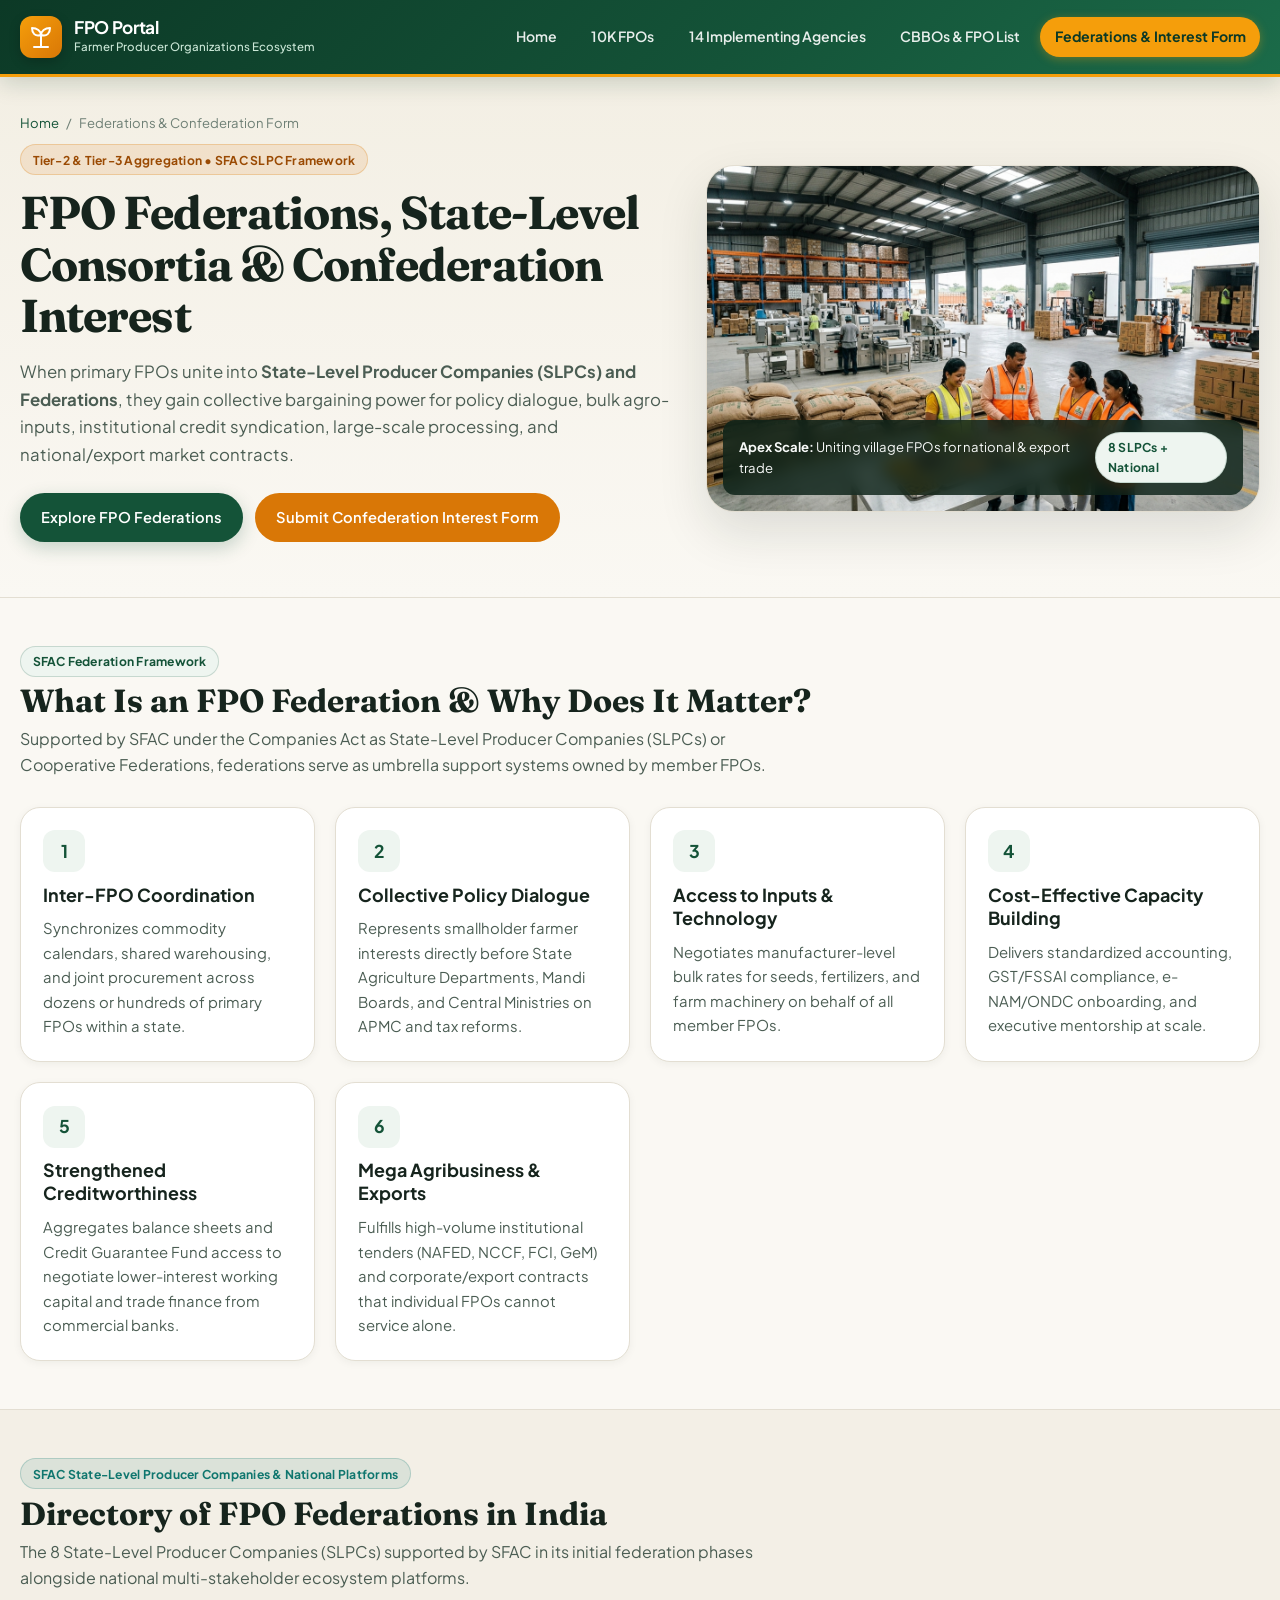
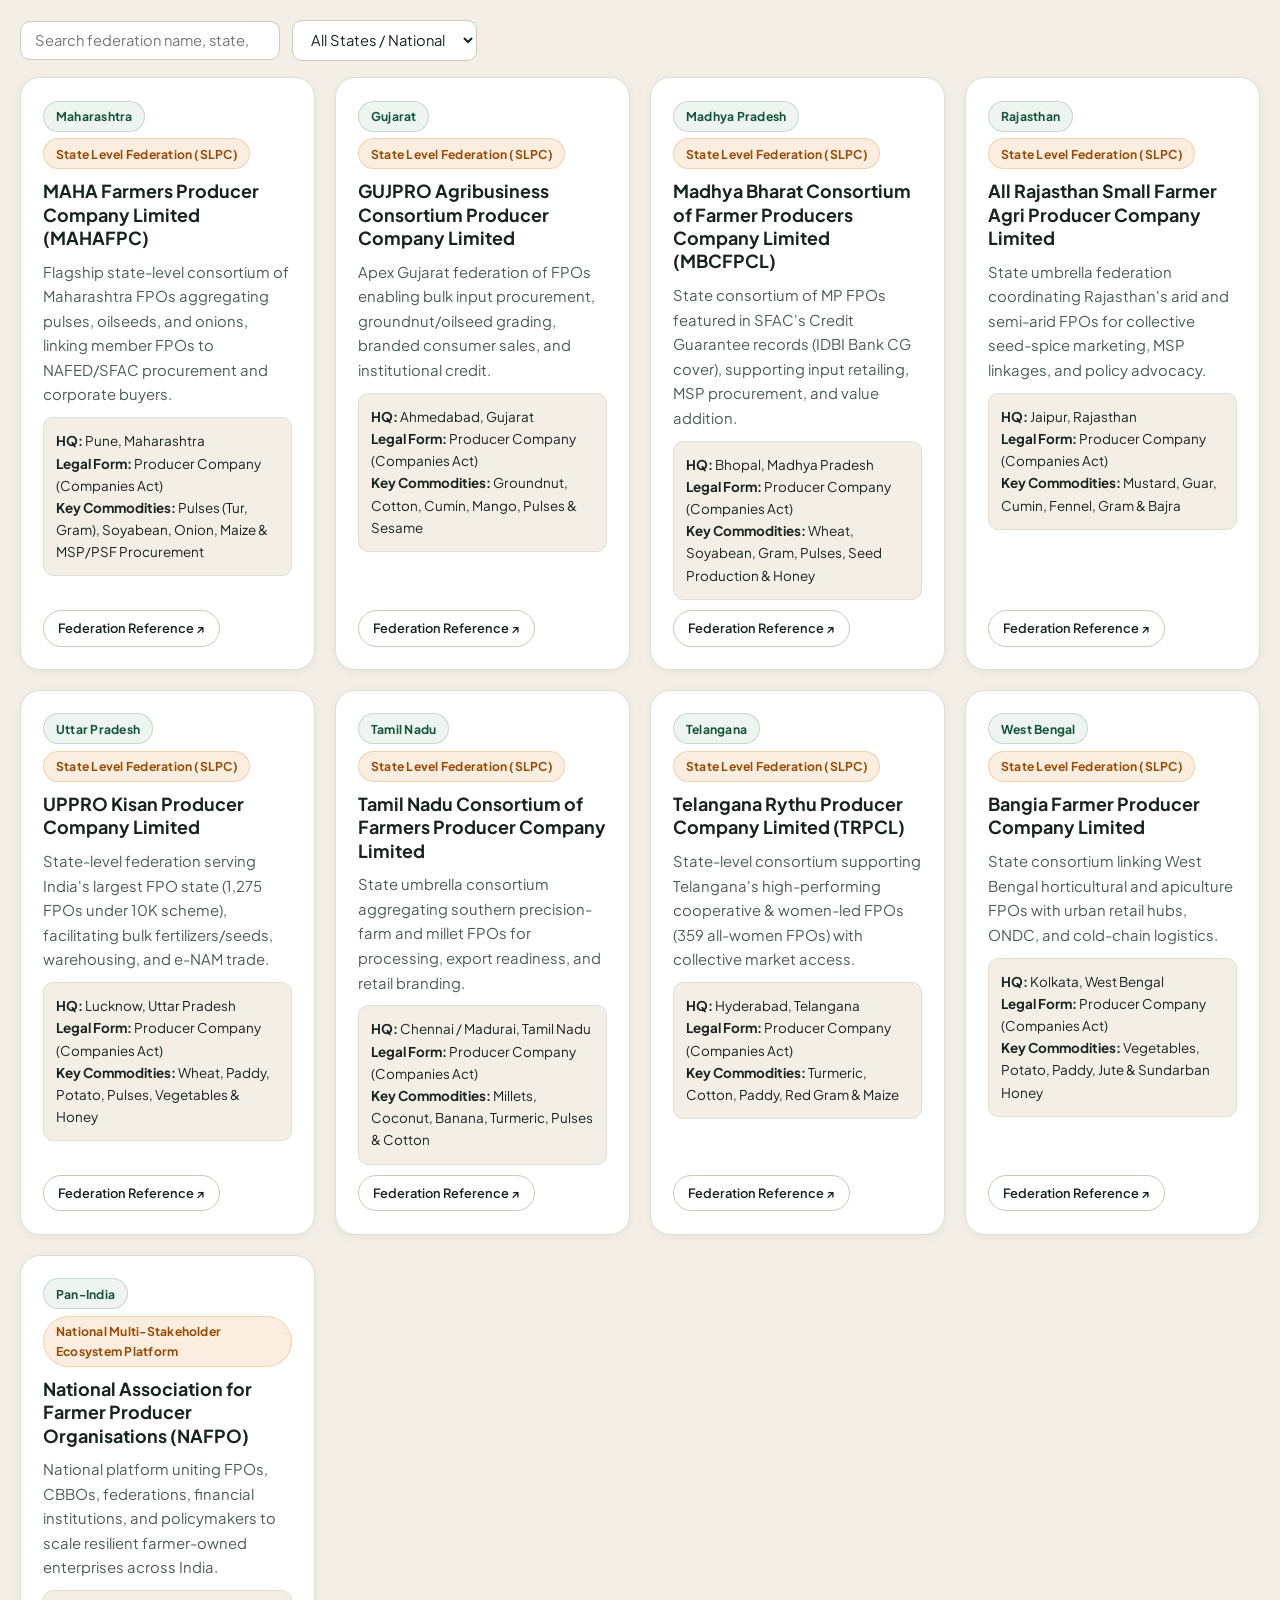
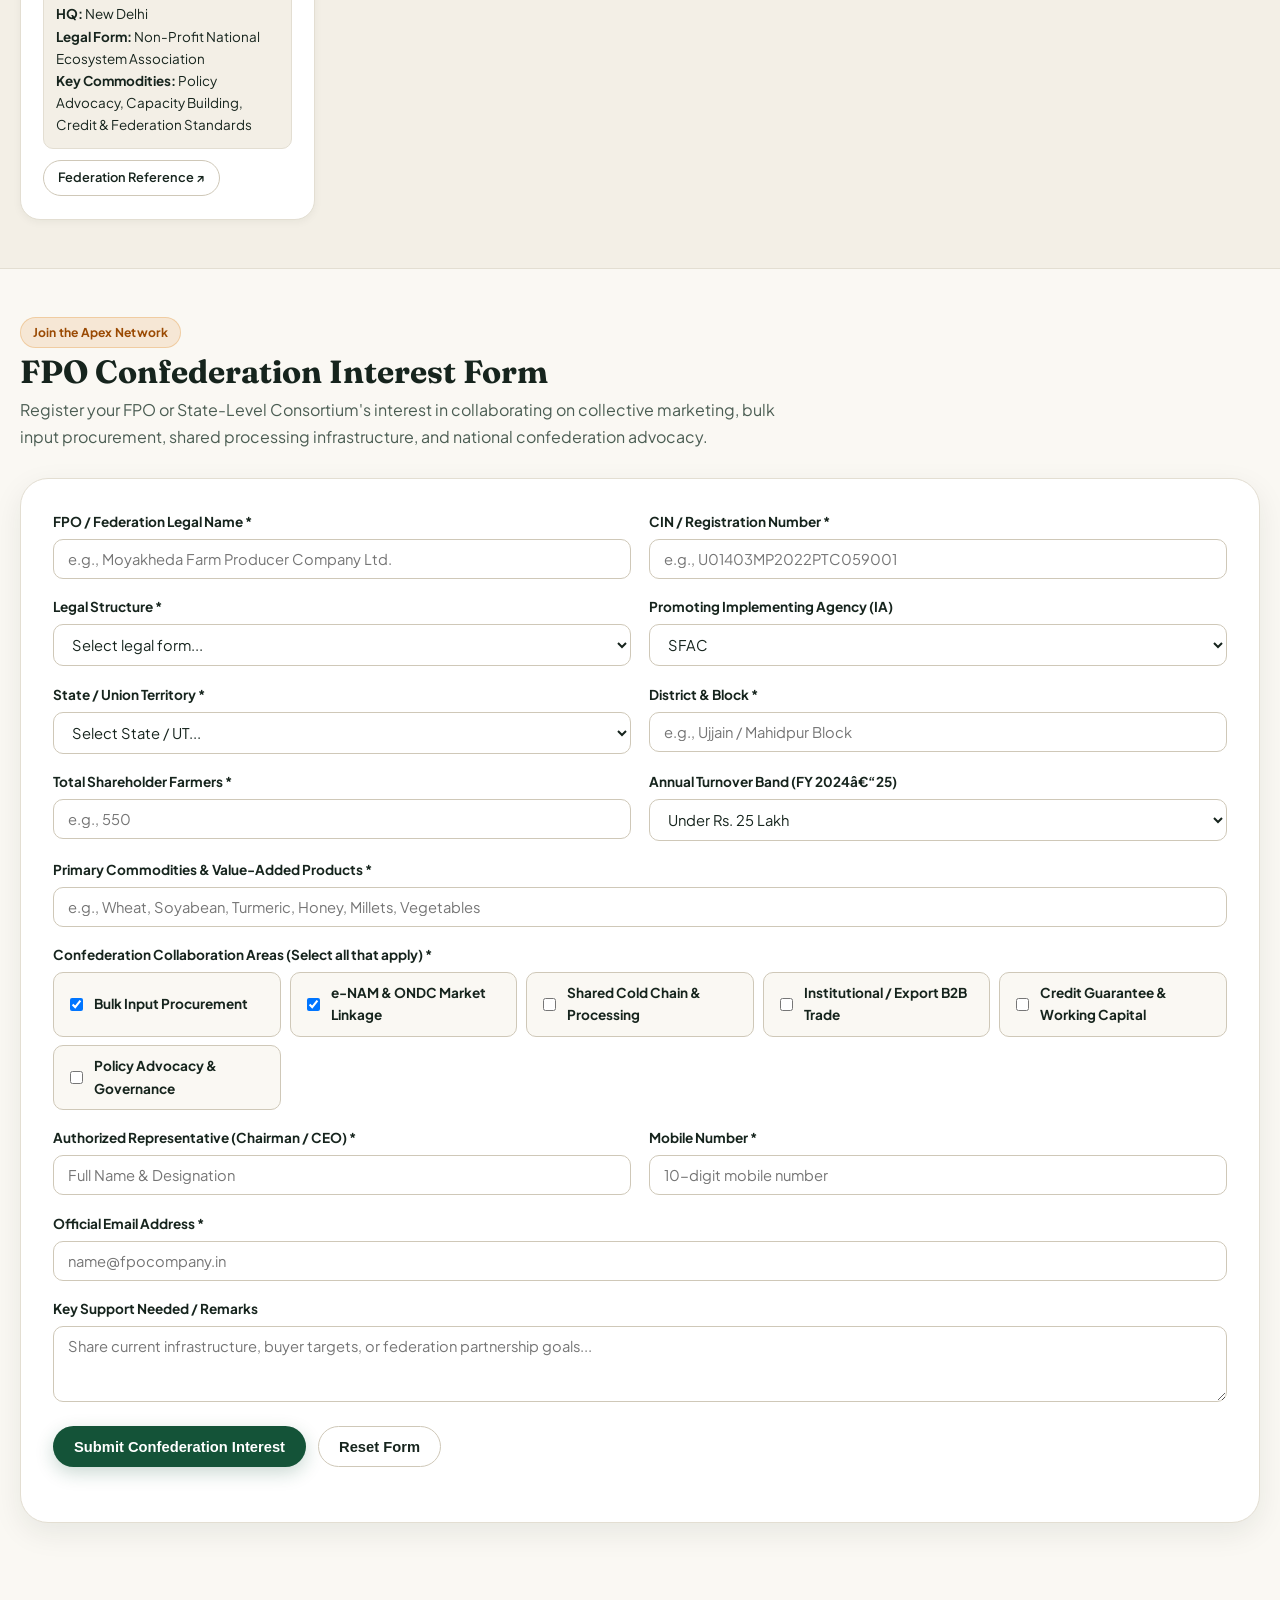
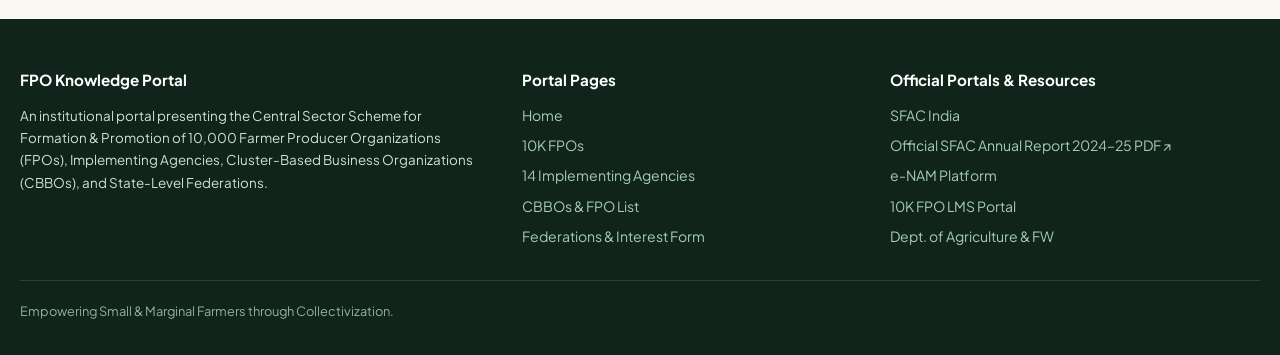
<file: federations.html>
﻿<!DOCTYPE html>
<html lang="en">
<head>
  <meta charset="UTF-8" />
  <meta name="viewport" content="width=device-width, initial-scale=1.0" />
  <title>FPO Federations &amp; Confederation Interest Form | FPO Portal</title>
  <meta name="description" content="What is an FPO Federation / State-Level Producer Company (SLPC), official list of SFAC-supported FPO Federations across India, and interactive Confederation Interest Form." />
  <link rel="preconnect" href="https://fonts.googleapis.com" />
  <link rel="preconnect" href="https://fonts.gstatic.com" crossorigin />
  <link href="https://fonts.googleapis.com/css2?family=Fraunces:opsz,wght@9..144,600;9..144,700&family=Plus+Jakarta+Sans:wght@400;500;600;700;800&display=swap" rel="stylesheet" />
  <link rel="stylesheet" href="styles.css" />
</head>
<body>
  <div id="site-header-mount"></div>

  <main>
    <!-- Banner -->
    <section class="page-banner">
      <div class="container hero-grid">
        <div>
          <div class="breadcrumb"><a href="index.html">Home</a> <span>/</span> <span>Federations &amp; Confederation Form</span></div>
          <span class="badge badge-amber">Tier-2 &amp; Tier-3 Aggregation &bull; SFAC SLPC Framework</span>
          <h1 class="hero-title">FPO Federations, State-Level Consortia &amp; Confederation Interest</h1>
          <p class="hero-subtitle">
            When primary FPOs unite into <strong>State-Level Producer Companies (SLPCs) and Federations</strong>, they gain collective bargaining power for policy dialogue, bulk agro-inputs, institutional credit syndication, large-scale processing, and national/export market contracts.
          </p>
          <div class="hero-actions">
            <a href="#federation-list" class="btn btn-primary">Explore FPO Federations</a>
            <a href="#interest-form" class="btn btn-accent">Submit Confederation Interest Form</a>
          </div>
        </div>
        <div class="hero-media">
          <img src="fpo-federation.jpg" alt="FPO Federation leaders inspecting graded spices, pulses, and packaged retail produce inside a modern aggregation warehouse" />
          <div class="hero-caption">
            <span><strong>Apex Scale:</strong> Uniting village FPOs for national &amp; export trade</span>
            <span class="badge badge-green">8 SLPCs + National</span>
          </div>
        </div>
      </div>
    </section>

    <!-- What is a Federation -->
    <section class="section">
      <div class="container">
        <div class="section-header">
          <div>
            <span class="badge badge-green">SFAC Federation Framework</span>
            <h2>What Is an FPO Federation &amp; Why Does It Matter?</h2>
            <p>Supported by SFAC under the Companies Act as State-Level Producer Companies (SLPCs) or Cooperative Federations, federations serve as umbrella support systems owned by member FPOs.</p>
          </div>
        </div>

        <div class="card-grid">
          <div class="card">
            <div class="icon-pill">1</div>
            <h3>Inter-FPO Coordination</h3>
            <p>Synchronizes commodity calendars, shared warehousing, and joint procurement across dozens or hundreds of primary FPOs within a state.</p>
          </div>
          <div class="card">
            <div class="icon-pill">2</div>
            <h3>Collective Policy Dialogue</h3>
            <p>Represents smallholder farmer interests directly before State Agriculture Departments, Mandi Boards, and Central Ministries on APMC and tax reforms.</p>
          </div>
          <div class="card">
            <div class="icon-pill">3</div>
            <h3>Access to Inputs &amp; Technology</h3>
            <p>Negotiates manufacturer-level bulk rates for seeds, fertilizers, and farm machinery on behalf of all member FPOs.</p>
          </div>
          <div class="card">
            <div class="icon-pill">4</div>
            <h3>Cost-Effective Capacity Building</h3>
            <p>Delivers standardized accounting, GST/FSSAI compliance, e-NAM/ONDC onboarding, and executive mentorship at scale.</p>
          </div>
          <div class="card">
            <div class="icon-pill">5</div>
            <h3>Strengthened Creditworthiness</h3>
            <p>Aggregates balance sheets and Credit Guarantee Fund access to negotiate lower-interest working capital and trade finance from commercial banks.</p>
          </div>
          <div class="card">
            <div class="icon-pill">6</div>
            <h3>Mega Agribusiness &amp; Exports</h3>
            <p>Fulfills high-volume institutional tenders (NAFED, NCCF, FCI, GeM) and corporate/export contracts that individual FPOs cannot service alone.</p>
          </div>
        </div>
      </div>
    </section>

    <!-- List of Federations -->
    <section class="section section-alt" id="federation-list">
      <div class="container">
        <div class="section-header">
          <div>
            <span class="badge badge-teal">SFAC State-Level Producer Companies &amp; National Platforms</span>
            <h2>Directory of FPO Federations in India</h2>
            <p>The 8 State-Level Producer Companies (SLPCs) supported by SFAC in its initial federation phases alongside national multi-stakeholder ecosystem platforms.</p>
          </div>
        </div>

        <div class="table-controls">
          <input type="search" id="fed-search" class="input" placeholder="Search federation name, state, or commodity..." style="min-width: 260px;" />
          <select id="fed-state" class="select">
            <option value="all">All States / National</option>
          </select>
        </div>

        <div class="card-grid" id="federations-grid"></div>
      </div>
    </section>

    <!-- Confederation Interest Form -->
    <section class="section" id="interest-form">
      <div class="container">
        <div class="section-header">
          <div>
            <span class="badge badge-amber">Join the Apex Network</span>
            <h2>FPO Confederation Interest Form</h2>
            <p>Register your FPO or State-Level Consortium's interest in collaborating on collective marketing, bulk input procurement, shared processing infrastructure, and national confederation advocacy.</p>
          </div>
        </div>

        <div class="form-card">
          <form id="confederation-form" novalidate>
            <div class="form-grid">
              <div class="form-field">
                <label for="fpoName">FPO / Federation Legal Name *</label>
                <input class="input" type="text" id="fpoName" required placeholder="e.g., Moyakheda Farm Producer Company Ltd." />
              </div>

              <div class="form-field">
                <label for="regNo">CIN / Registration Number *</label>
                <input class="input" type="text" id="regNo" required placeholder="e.g., U01403MP2022PTC059001" />
              </div>

              <div class="form-field">
                <label for="legalForm">Legal Structure *</label>
                <select class="select" id="legalForm" required>
                  <option value="">Select legal form...</option>
                  <option value="Farmer Producer Company (Companies Act)">Farmer Producer Company (Companies Act)</option>
                  <option value="Cooperative Society / MACS">Cooperative Society / MACS</option>
                  <option value="State Level Producer Company (SLPC)">State Level Producer Company (SLPC)</option>
                  <option value="Fish Farmers Producer Organization (FFPO)">Fish Farmers Producer Organization (FFPO)</option>
                </select>
              </div>

              <div class="form-field">
                <label for="iaName">Promoting Implementing Agency (IA)</label>
                <select class="select" id="iaName">
                  <option value="SFAC">SFAC</option>
                  <option value="NABARD">NABARD</option>
                  <option value="NCDC">NCDC</option>
                  <option value="NAFED">NAFED</option>
                  <option value="FDRVC">FDRVC</option>
                  <option value="NERAMAC">NERAMAC</option>
                  <option value="NDDB">NDDB</option>
                  <option value="State / University IA">Other State / University IA</option>
                </select>
              </div>

              <div class="form-field">
                <label for="state">State / Union Territory *</label>
                <select class="select" id="state" required>
                  <option value="">Select State / UT...</option>
                </select>
              </div>

              <div class="form-field">
                <label for="district">District &amp; Block *</label>
                <input class="input" type="text" id="district" required placeholder="e.g., Ujjain / Mahidpur Block" />
              </div>

              <div class="form-field">
                <label for="members">Total Shareholder Farmers *</label>
                <input class="input" type="number" id="members" min="10" required placeholder="e.g., 550" />
              </div>

              <div class="form-field">
                <label for="turnover">Annual Turnover Band (FY 2024â€“25)</label>
                <select class="select" id="turnover">
                  <option value="Under Rs. 25 Lakh">Under Rs. 25 Lakh</option>
                  <option value="Rs. 25 Lakh â€“ Rs. 1 Crore">Rs. 25 Lakh â€“ Rs. 1 Crore</option>
                  <option value="Rs. 1 Crore â€“ Rs. 5 Crore">Rs. 1 Crore â€“ Rs. 5 Crore</option>
                  <option value="Rs. 5 Crore â€“ Rs. 10 Crore">Rs. 5 Crore â€“ Rs. 10 Crore</option>
                  <option value="Above Rs. 10 Crore">Above Rs. 10 Crore</option>
                </select>
              </div>

              <div class="form-field full">
                <label for="commodities">Primary Commodities &amp; Value-Added Products *</label>
                <input class="input" type="text" id="commodities" required placeholder="e.g., Wheat, Soyabean, Turmeric, Honey, Millets, Vegetables" />
              </div>

              <div class="form-field full">
                <label>Confederation Collaboration Areas (Select all that apply) *</label>
                <div class="checkbox-grid">
                  <label class="checkbox-pill"><input type="checkbox" name="interests" value="Bulk Input Procurement" checked /> Bulk Input Procurement</label>
                  <label class="checkbox-pill"><input type="checkbox" name="interests" value="e-NAM & ONDC Market Linkage" checked /> e-NAM &amp; ONDC Market Linkage</label>
                  <label class="checkbox-pill"><input type="checkbox" name="interests" value="Shared Cold Chain & Processing" /> Shared Cold Chain &amp; Processing</label>
                  <label class="checkbox-pill"><input type="checkbox" name="interests" value="Institutional / Export B2B Trade" /> Institutional / Export B2B Trade</label>
                  <label class="checkbox-pill"><input type="checkbox" name="interests" value="Credit Guarantee & Working Capital" /> Credit Guarantee &amp; Working Capital</label>
                  <label class="checkbox-pill"><input type="checkbox" name="interests" value="Policy Advocacy & Governance" /> Policy Advocacy &amp; Governance</label>
                </div>
              </div>

              <div class="form-field">
                <label for="repName">Authorized Representative (Chairman / CEO) *</label>
                <input class="input" type="text" id="repName" required placeholder="Full Name &amp; Designation" />
              </div>

              <div class="form-field">
                <label for="phone">Mobile Number *</label>
                <input class="input" type="tel" id="phone" required placeholder="10-digit mobile number" />
              </div>

              <div class="form-field full">
                <label for="email">Official Email Address *</label>
                <input class="input" type="email" id="email" required placeholder="name@fpocompany.in" />
              </div>

              <div class="form-field full">
                <label for="notes">Key Support Needed / Remarks</label>
                <textarea class="textarea" id="notes" rows="3" placeholder="Share current infrastructure, buyer targets, or federation partnership goals..."></textarea>
              </div>
            </div>

            <div class="hero-actions mt-3">
              <button type="submit" class="btn btn-primary">Submit Confederation Interest</button>
              <button type="reset" class="btn btn-outline">Reset Form</button>
            </div>
          </form>

          <div id="form-feedback"></div>
        </div>

        <div class="card mt-3" id="saved-submissions-card" style="display:none;">
          <div style="display:flex; justify-content:space-between; align-items:center; flex-wrap:wrap; gap:0.5rem;">
            <h3>Submitted Confederation Expressions of Interest (Saved Locally)</h3>
            <button class="btn btn-outline btn-sm" id="clear-submissions-btn">Clear History</button>
          </div>
          <div class="table-wrap mt-1">
            <table>
              <thead>
                <tr>
                  <th>Reference ID</th>
                  <th>FPO / Federation Name</th>
                  <th>State &amp; District</th>
                  <th>Farmers</th>
                  <th>Commodities</th>
                  <th>Interests</th>
                </tr>
              </thead>
              <tbody id="saved-submissions-body"></tbody>
            </table>
          </div>
        </div>
      </div>
    </section>
  </main>

  <div id="site-footer-mount"></div>

  <script src="data.js"></script>
  <script src="common.js"></script>
  <script>
    document.addEventListener("DOMContentLoaded", () => {
      // 1. Render Federations Directory
      const feds = window.FPO_DATA.federations;
      const fedSearch = document.getElementById("fed-search");
      const fedState = document.getElementById("fed-state");
      const fedGrid = document.getElementById("federations-grid");

      [...new Set(feds.map(f => f.state))].forEach(st => {
        const opt = document.createElement("option");
        opt.value = st;
        opt.textContent = st;
        fedState.appendChild(opt);
      });

      function renderFeds() {
        const q = fedSearch.value.trim().toLowerCase();
        const st = fedState.value;
        const filtered = feds.filter(f => {
          const matchSt = st === "all" || f.state === st;
          const matchQ = !q ||
            f.name.toLowerCase().includes(q) ||
            f.state.toLowerCase().includes(q) ||
            f.focus.toLowerCase().includes(q) ||
            f.role.toLowerCase().includes(q);
          return matchSt && matchQ;
        });

        fedGrid.innerHTML = filtered.map(f => `
          <article class="card card-hover">
            <div style="display:flex; justify-content:space-between; flex-wrap:wrap; gap:0.4rem;">
              <span class="badge badge-green">${f.state}</span>
              <span class="badge badge-amber">${f.level}</span>
            </div>
            <h3>${f.name}</h3>
            <p>${f.role}</p>
            <div class="small" style="background:var(--surface-alt); padding:0.75rem; border-radius:10px; border:1px solid var(--border);">
              <div><strong>HQ:</strong> ${f.location}</div>
              <div><strong>Legal Form:</strong> ${f.legalForm}</div>
              <div><strong>Key Commodities:</strong> ${f.focus}</div>
            </div>
            <div style="margin-top:auto;">
              <a class="btn btn-outline btn-sm" href="${f.website}" target="_blank" rel="noopener noreferrer">Federation Reference &nearr;</a>
            </div>
          </article>
        `).join("");
      }

      fedSearch.addEventListener("input", renderFeds);
      fedState.addEventListener("change", renderFeds);
      renderFeds();

      // 2. Populate States in Confederation Interest Form
      const formState = document.getElementById("state");
      window.FPO_DATA.stateWiseStats.forEach(s => {
        const opt = document.createElement("option");
        opt.value = s.state;
        opt.textContent = s.state;
        formState.appendChild(opt);
      });

      // 3. Handle Confederation Interest Form Submission
      const STORAGE_KEY = "fpo_bharat_confederation_eoi";
      const form = document.getElementById("confederation-form");
      const feedback = document.getElementById("form-feedback");
      const savedCard = document.getElementById("saved-submissions-card");
      const savedBody = document.getElementById("saved-submissions-body");

      function loadSubmissions() {
        try {
          return JSON.parse(localStorage.getItem(STORAGE_KEY) || "[]");
        } catch {
          return [];
        }
      }

      function renderSubmissions() {
        const items = loadSubmissions();
        if (!items.length) {
          savedCard.style.display = "none";
          return;
        }
        savedCard.style.display = "block";
        savedBody.innerHTML = items.map(item => `
          <tr>
            <td><strong>${item.refId}</strong></td>
            <td><strong>${item.fpoName}</strong><br><span class="small muted">${item.regNo}</span></td>
            <td>${item.state}<br><span class="small muted">${item.district}</span></td>
            <td>${item.members}</td>
            <td class="small">${item.commodities}</td>
            <td class="small">${item.interests.join(", ")}</td>
          </tr>
        `).join("");
      }

      form.addEventListener("submit", (e) => {
        e.preventDefault();
        const checkedInterests = [...form.querySelectorAll('input[name="interests"]:checked')].map(el => el.value);

        if (!form.checkValidity() || checkedInterests.length === 0) {
          feedback.innerHTML = `<div class="alert-box" style="background:#fef2f2; border-color:#fca5a5; color:#991b1b;">
            <strong>Please complete all required (*) fields</strong> and select at least one Confederation Collaboration Area.
          </div>`;
          form.reportValidity();
          return;
        }

        const entry = {
          refId: "FPO-CONF-" + Math.floor(100000 + Math.random() * 900000),
          fpoName: document.getElementById("fpoName").value.trim(),
          regNo: document.getElementById("regNo").value.trim(),
          legalForm: document.getElementById("legalForm").value,
          iaName: document.getElementById("iaName").value,
          state: document.getElementById("state").value,
          district: document.getElementById("district").value.trim(),
          members: document.getElementById("members").value.trim(),
          turnover: document.getElementById("turnover").value,
          commodities: document.getElementById("commodities").value.trim(),
          interests: checkedInterests,
          repName: document.getElementById("repName").value.trim(),
          phone: document.getElementById("phone").value.trim(),
          email: document.getElementById("email").value.trim(),
          notes: document.getElementById("notes").value.trim(),
          submittedAt: new Date().toLocaleString()
        };

        const existing = loadSubmissions();
        existing.unshift(entry);
        localStorage.setItem(STORAGE_KEY, JSON.stringify(existing));

        feedback.innerHTML = `
          <div class="alert-box alert-success">
            <h3 style="margin:0 0 0.4rem;">Expression of Interest Recorded (${entry.refId})</h3>
            <p style="margin:0 0 0.5rem;">Thank you, <strong>${entry.repName}</strong>! Your confederation interest for <strong>${entry.fpoName}</strong> (${entry.state}) has been logged locally in your browser.</p>
            <div class="small">
              <strong>Selected Focus:</strong> ${entry.interests.join(" â€¢ ")} | <strong>Turnover:</strong> ${entry.turnover} | <strong>IA:</strong> ${entry.iaName}
            </div>
          </div>
        `;
        renderSubmissions();
        form.reset();
      });

      document.getElementById("clear-submissions-btn").addEventListener("click", () => {
        localStorage.removeItem(STORAGE_KEY);
        renderSubmissions();
        feedback.innerHTML = "";
      });

      renderSubmissions();
    });
  </script>
</body>
</html>
</file>
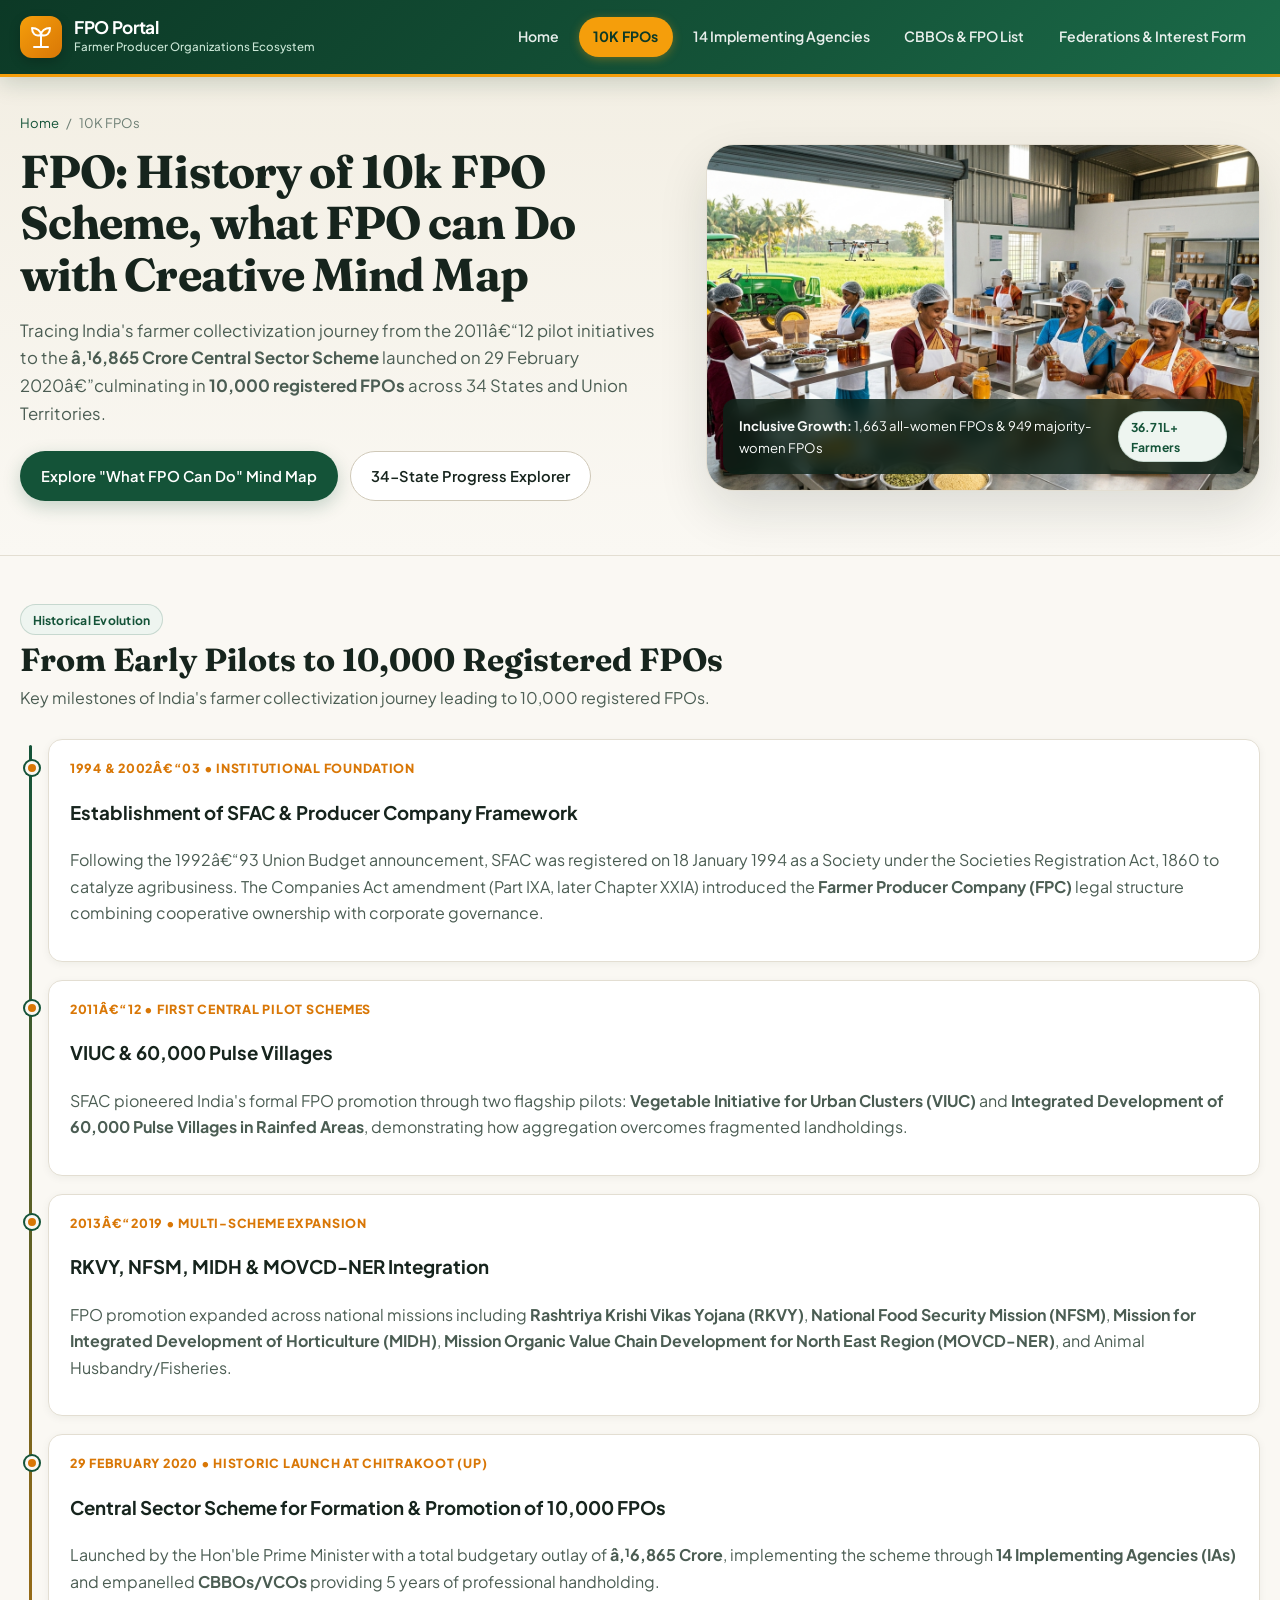
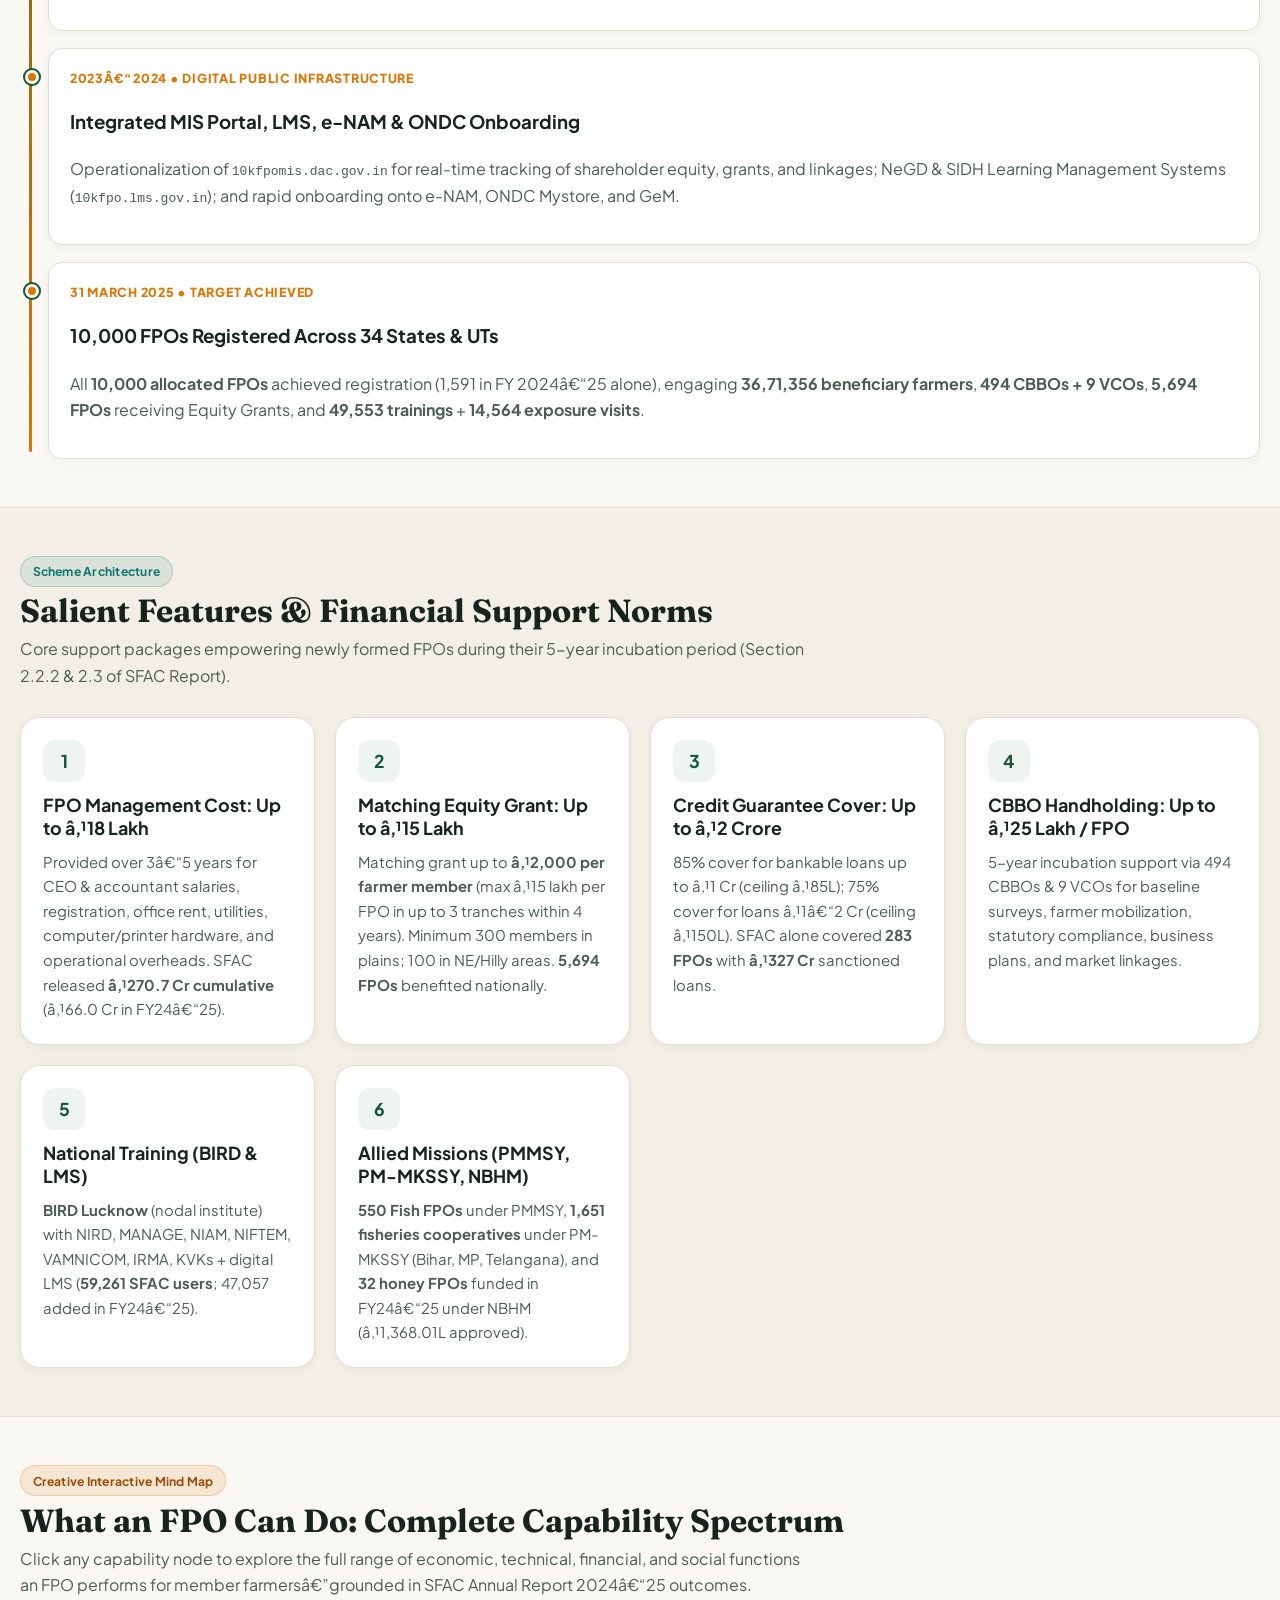
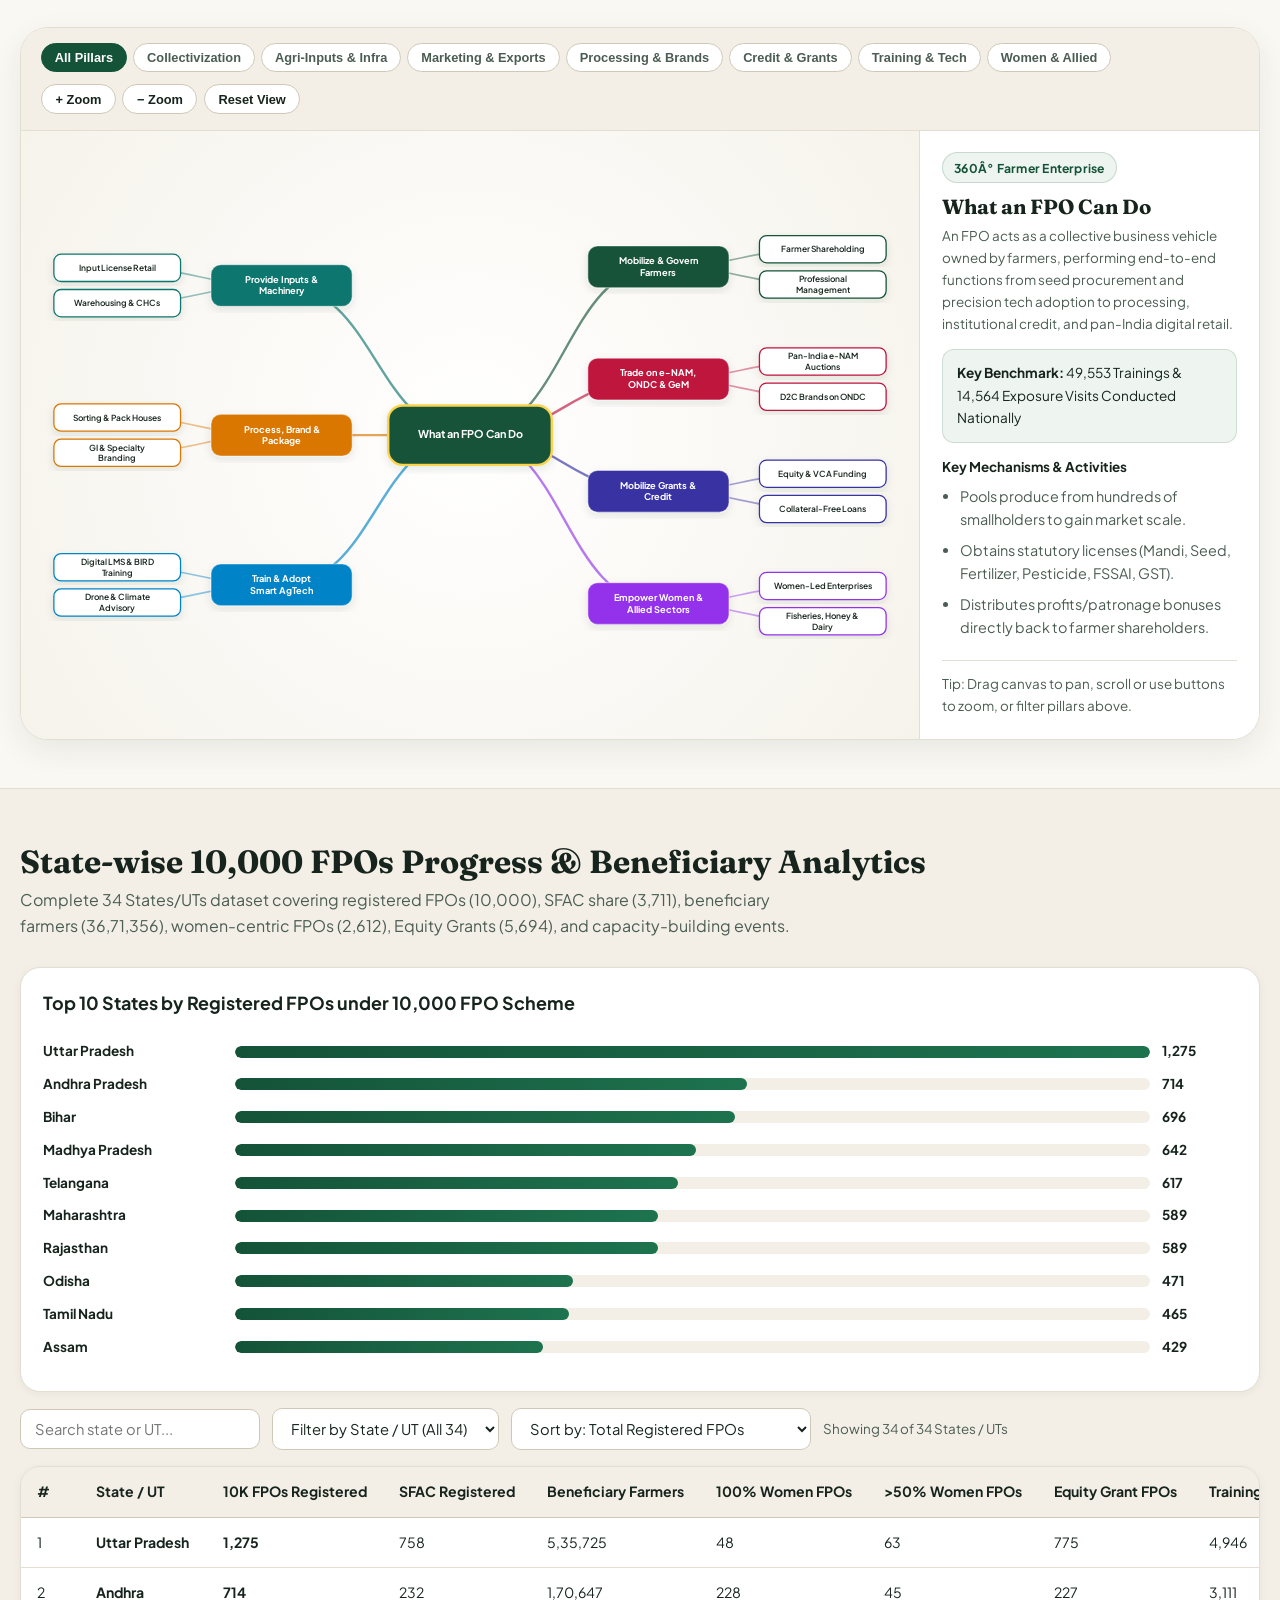
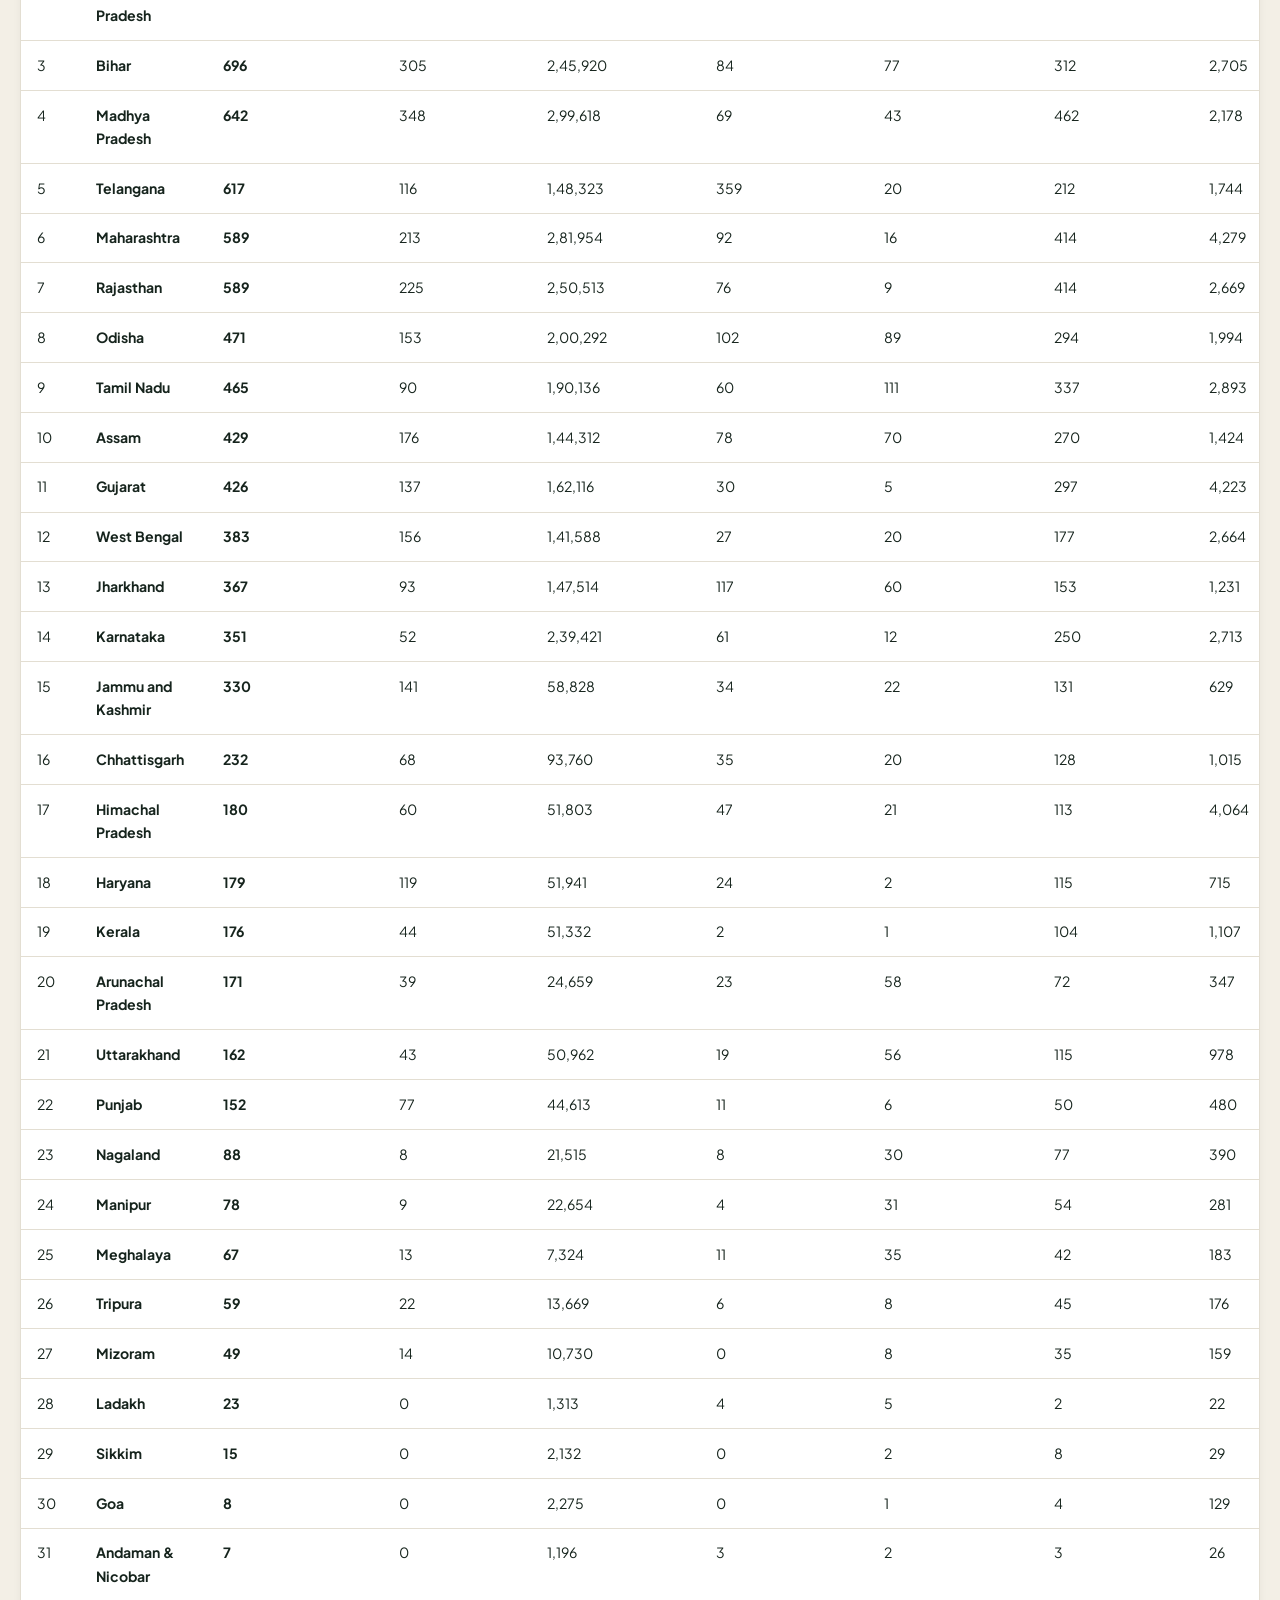
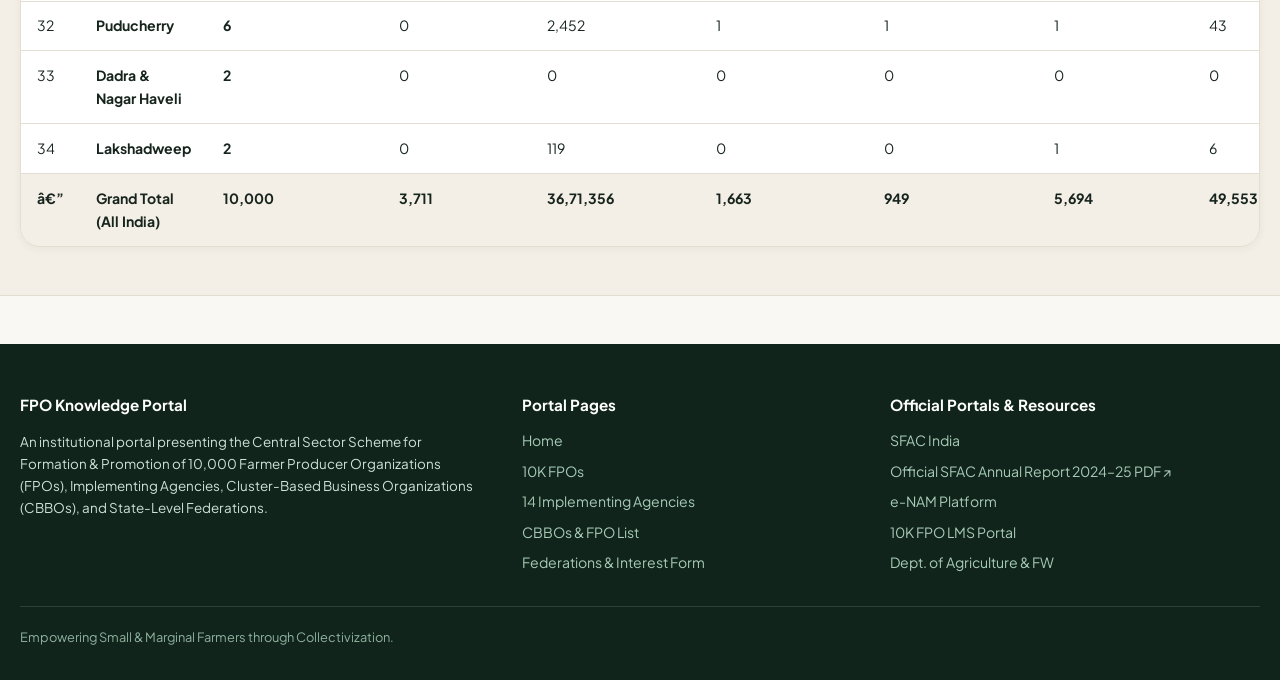
<file: history-scheme.html>
﻿<!DOCTYPE html>
<html lang="en">
<head>
  <meta charset="UTF-8" />
  <meta name="viewport" content="width=device-width, initial-scale=1.0" />
  <title>FPO: History of 10k FPO Scheme, what FPO can Do with Creative Mind Map</title>
  <meta name="description" content="Complete history of the Central Sector Scheme for Formation & Promotion of 10,000 FPOs, salient features, 34-state progress data, and interactive Creative Mind Map on what an FPO can do." />
  <link rel="preconnect" href="https://fonts.googleapis.com" />
  <link rel="preconnect" href="https://fonts.gstatic.com" crossorigin />
  <link href="https://fonts.googleapis.com/css2?family=Fraunces:opsz,wght@9..144,600;9..144,700&family=Plus+Jakarta+Sans:wght@400;500;600;700;800&display=swap" rel="stylesheet" />
  <link rel="stylesheet" href="styles.css" />
</head>
<body>
  <div id="site-header-mount"></div>

  <main>
    <!-- Page Banner -->
    <section class="page-banner">
      <div class="container hero-grid">
        <div>
          <div class="breadcrumb"><a href="index.html">Home</a> <span>/</span> <span>10K FPOs</span></div>
          <h1 class="hero-title">FPO: History of 10k FPO Scheme, what FPO can Do with Creative Mind Map</h1>
          <p class="hero-subtitle">
            Tracing India's farmer collectivization journey from the 2011â€“12 pilot initiatives to the <strong>â‚¹6,865 Crore Central Sector Scheme</strong> launched on 29 February 2020â€”culminating in <strong>10,000 registered FPOs</strong> across 34 States and Union Territories.
          </p>
          <div class="hero-actions">
            <a href="#what-fpo-mindmap" class="btn btn-primary">Explore "What FPO Can Do" Mind Map</a>
            <a href="#state-analytics" class="btn btn-outline">34-State Progress Explorer</a>
          </div>
        </div>
        <div class="hero-media">
          <img src="scheme-10k-fpo.jpg" alt="Women farmers operating a modern FPO value-addition and packaging center with agricultural drone and farmland outside" />
          <div class="hero-caption">
            <span><strong>Inclusive Growth:</strong> 1,663 all-women FPOs &amp; 949 majority-women FPOs</span>
            <span class="badge badge-green">36.71L+ Farmers</span>
          </div>
        </div>
      </div>
    </section>

    <!-- Chronological History & Evolution -->
    <section class="section">
      <div class="container">
        <div class="section-header">
          <div>
            <span class="badge badge-green">Historical Evolution</span>
            <h2>From Early Pilots to 10,000 Registered FPOs</h2>
            <p>Key milestones of India's farmer collectivization journey leading to 10,000 registered FPOs.</p>
          </div>
        </div>

        <div class="timeline">
          <div class="timeline-item">
            <div class="timeline-year">1994 &amp; 2002â€“03 &bull; Institutional Foundation</div>
            <h3>Establishment of SFAC &amp; Producer Company Framework</h3>
            <p class="muted">Following the 1992â€“93 Union Budget announcement, SFAC was registered on 18 January 1994 as a Society under the Societies Registration Act, 1860 to catalyze agribusiness. The Companies Act amendment (Part IXA, later Chapter XXIA) introduced the <strong>Farmer Producer Company (FPC)</strong> legal structure combining cooperative ownership with corporate governance.</p>
          </div>

          <div class="timeline-item">
            <div class="timeline-year">2011â€“12 &bull; First Central Pilot Schemes</div>
            <h3>VIUC &amp; 60,000 Pulse Villages</h3>
            <p class="muted">SFAC pioneered India's formal FPO promotion through two flagship pilots: <strong>Vegetable Initiative for Urban Clusters (VIUC)</strong> and <strong>Integrated Development of 60,000 Pulse Villages in Rainfed Areas</strong>, demonstrating how aggregation overcomes fragmented landholdings.</p>
          </div>

          <div class="timeline-item">
            <div class="timeline-year">2013â€“2019 &bull; Multi-Scheme Expansion</div>
            <h3>RKVY, NFSM, MIDH &amp; MOVCD-NER Integration</h3>
            <p class="muted">FPO promotion expanded across national missions including <strong>Rashtriya Krishi Vikas Yojana (RKVY)</strong>, <strong>National Food Security Mission (NFSM)</strong>, <strong>Mission for Integrated Development of Horticulture (MIDH)</strong>, <strong>Mission Organic Value Chain Development for North East Region (MOVCD-NER)</strong>, and Animal Husbandry/Fisheries.</p>
          </div>

          <div class="timeline-item">
            <div class="timeline-year">29 February 2020 &bull; Historic Launch at Chitrakoot (UP)</div>
            <h3>Central Sector Scheme for Formation &amp; Promotion of 10,000 FPOs</h3>
            <p class="muted">Launched by the Hon'ble Prime Minister with a total budgetary outlay of <strong>â‚¹6,865 Crore</strong>, implementing the scheme through <strong>14 Implementing Agencies (IAs)</strong> and empanelled <strong>CBBOs/VCOs</strong> providing 5 years of professional handholding.</p>
          </div>

          <div class="timeline-item">
            <div class="timeline-year">2023â€“2024 &bull; Digital Public Infrastructure</div>
            <h3>Integrated MIS Portal, LMS, e-NAM &amp; ONDC Onboarding</h3>
            <p class="muted">Operationalization of <code>10kfpomis.dac.gov.in</code> for real-time tracking of shareholder equity, grants, and linkages; NeGD &amp; SIDH Learning Management Systems (<code>10kfpo.lms.gov.in</code>); and rapid onboarding onto e-NAM, ONDC Mystore, and GeM.</p>
          </div>

          <div class="timeline-item">
            <div class="timeline-year">31 March 2025 &bull; Target Achieved</div>
            <h3>10,000 FPOs Registered Across 34 States &amp; UTs</h3>
            <p class="muted">All <strong>10,000 allocated FPOs</strong> achieved registration (1,591 in FY 2024â€“25 alone), engaging <strong>36,71,356 beneficiary farmers</strong>, <strong>494 CBBOs + 9 VCOs</strong>, <strong>5,694 FPOs</strong> receiving Equity Grants, and <strong>49,553 trainings</strong> + <strong>14,564 exposure visits</strong>.</p>
          </div>
        </div>
      </div>
    </section>

    <!-- Salient Financial & Institutional Norms -->
    <section class="section section-alt">
      <div class="container">
        <div class="section-header">
          <div>
            <span class="badge badge-teal">Scheme Architecture</span>
            <h2>Salient Features &amp; Financial Support Norms</h2>
            <p>Core support packages empowering newly formed FPOs during their 5-year incubation period (Section 2.2.2 &amp; 2.3 of SFAC Report).</p>
          </div>
        </div>

        <div class="card-grid">
          <div class="card">
            <div class="icon-pill">1</div>
            <h3>FPO Management Cost: Up to â‚¹18 Lakh</h3>
            <p>Provided over 3â€“5 years for CEO &amp; accountant salaries, registration, office rent, utilities, computer/printer hardware, and operational overheads. SFAC released <strong>â‚¹270.7 Cr cumulative</strong> (â‚¹66.0 Cr in FY24â€“25).</p>
          </div>
          <div class="card">
            <div class="icon-pill">2</div>
            <h3>Matching Equity Grant: Up to â‚¹15 Lakh</h3>
            <p>Matching grant up to <strong>â‚¹2,000 per farmer member</strong> (max â‚¹15 lakh per FPO in up to 3 tranches within 4 years). Minimum 300 members in plains; 100 in NE/Hilly areas. <strong>5,694 FPOs</strong> benefited nationally.</p>
          </div>
          <div class="card">
            <div class="icon-pill">3</div>
            <h3>Credit Guarantee Cover: Up to â‚¹2 Crore</h3>
            <p>85% cover for bankable loans up to â‚¹1 Cr (ceiling â‚¹85L); 75% cover for loans â‚¹1â€“2 Cr (ceiling â‚¹150L). SFAC alone covered <strong>283 FPOs</strong> with <strong>â‚¹327 Cr</strong> sanctioned loans.</p>
          </div>
          <div class="card">
            <div class="icon-pill">4</div>
            <h3>CBBO Handholding: Up to â‚¹25 Lakh / FPO</h3>
            <p>5-year incubation support via 494 CBBOs &amp; 9 VCOs for baseline surveys, farmer mobilization, statutory compliance, business plans, and market linkages.</p>
          </div>
          <div class="card">
            <div class="icon-pill">5</div>
            <h3>National Training (BIRD &amp; LMS)</h3>
            <p><strong>BIRD Lucknow</strong> (nodal institute) with NIRD, MANAGE, NIAM, NIFTEM, VAMNICOM, IRMA, KVKs + digital LMS (<strong>59,261 SFAC users</strong>; 47,057 added in FY24â€“25).</p>
          </div>
          <div class="card">
            <div class="icon-pill">6</div>
            <h3>Allied Missions (PMMSY, PM-MKSSY, NBHM)</h3>
            <p><strong>550 Fish FPOs</strong> under PMMSY, <strong>1,651 fisheries cooperatives</strong> under PM-MKSSY (Bihar, MP, Telangana), and <strong>32 honey FPOs</strong> funded in FY24â€“25 under NBHM (â‚¹1,368.01L approved).</p>
          </div>
        </div>
      </div>
    </section>

    <!-- Creative Mind Map: What an FPO Can Do -->
    <section class="section" id="what-fpo-mindmap">
      <div class="container">
        <div class="section-header">
          <div>
            <span class="badge badge-amber">Creative Interactive Mind Map</span>
            <h2>What an FPO Can Do: Complete Capability Spectrum</h2>
            <p>
              Click any capability node to explore the full range of economic, technical, financial, and social functions an FPO performs for member farmersâ€”grounded in SFAC Annual Report 2024â€“25 outcomes.
            </p>
          </div>
        </div>

        <div id="what-fpo-can-do-container"></div>
      </div>
    </section>

    <!-- 34-State Progress & Data Explorer -->
    <section class="section section-alt" id="state-analytics">
      <div class="container">
        <div class="section-header">
          <div>
            <h2>State-wise 10,000 FPOs Progress &amp; Beneficiary Analytics</h2>
            <p>Complete 34 States/UTs dataset covering registered FPOs (10,000), SFAC share (3,711), beneficiary farmers (36,71,356), women-centric FPOs (2,612), Equity Grants (5,694), and capacity-building events.</p>
          </div>
        </div>

        <!-- Top 10 States Bar Chart -->
        <div class="card mb-2">
          <h3>Top 10 States by Registered FPOs under 10,000 FPO Scheme</h3>
          <div class="mt-2" id="top-states-bars"></div>
        </div>

        <div class="table-controls">
          <input type="search" id="state-search" class="input" placeholder="Search state or UT..." style="min-width: 240px;" />
          <select id="state-filter" class="select">
            <option value="all">Filter by State / UT (All 34)</option>
          </select>
          <select id="state-sort" class="select">
            <option value="total10k">Sort by: Total Registered FPOs</option>
            <option value="farmers">Sort by: Beneficiary Farmers</option>
            <option value="equityGrant">Sort by: Equity Grant Availed</option>
            <option value="women">Sort by: Total Women-Centric FPOs</option>
            <option value="sfacTotal">Sort by: SFAC Registered FPOs</option>
          </select>
          <span class="small muted" id="state-count-label"></span>
        </div>

        <div class="table-wrap">
          <table>
            <thead>
              <tr>
                <th>#</th>
                <th>State / UT</th>
                <th>10K FPOs Registered</th>
                <th>SFAC Registered</th>
                <th>Beneficiary Farmers</th>
                <th>100% Women FPOs</th>
                <th>&gt;50% Women FPOs</th>
                <th>Equity Grant FPOs</th>
                <th>Trainings</th>
                <th>Exposure Visits</th>
              </tr>
            </thead>
            <tbody id="state-table-body"></tbody>
          </table>
        </div>
      </div>
    </section>
  </main>

  <div id="site-footer-mount"></div>

  <script src="data.js"></script>
  <script src="common.js"></script>
  <script src="mindmap.js"></script>
  <script>
    document.addEventListener("DOMContentLoaded", () => {
      // 1. Creative Mind Map: What an FPO Can Do
      window.createInteractiveMindMap({
        containerId: "what-fpo-can-do-container",
        categories: [
          { id: "collectivize", label: "Collectivization" },
          { id: "inputs", label: "Agri-Inputs & Infra" },
          { id: "markets", label: "Marketing & Exports" },
          { id: "valueadd", label: "Processing & Brands" },
          { id: "credit", label: "Credit & Grants" },
          { id: "training", label: "Training & Tech" },
          { id: "inclusion", label: "Women & Allied" }
        ],
        root: {
          id: "fpo-can-do",
          title: "What an FPO Can Do",
          tag: "360Â° Farmer Enterprise",
          summary: "An FPO acts as a collective business vehicle owned by farmers, performing end-to-end functions from seed procurement and precision tech adoption to processing, institutional credit, and pan-India digital retail.",
          metric: "49,553 Trainings & 14,564 Exposure Visits Conducted Nationally",
          points: [
            "Pools produce from hundreds of smallholders to gain market scale.",
            "Obtains statutory licenses (Mandi, Seed, Fertilizer, Pesticide, FSSAI, GST).",
            "Distributes profits/patronage bonuses directly back to farmer shareholders."
          ]
        },
        branches: [
          {
            id: "w-col",
            category: "collectivize",
            title: "Mobilize & Govern Farmers",
            color: "#145338",
            tag: "Institutional Strength",
            summary: "Organizes Farmer Interest Groups (FIGs) into a legally registered Producer Company or Cooperative Society governed by an elected Board of Directors.",
            metric: "Average ~367 farmers per FPO (36.71L across 10,000 FPOs)",
            points: [
              "Every FPO BoD includes at least one woman director.",
              "Employs professional CEO & Accountant funded via Management Cost grant."
            ],
            example: "Svapan FPC (UP) onboarded 1,012 shareholder farmers across 18 villages.",
            children: [
              { id: "wc-1", title: "Farmer Shareholding", tag: "Ownership", summary: "Farmers become equity shareholders with voting rights and patronage dividends.", points: ["Democratic 1-member-1-vote or patronage governance"] },
              { id: "wc-2", title: "Professional Management", tag: "Governance", summary: "Hires trained CEO & Accountant supported by Rs. 18L grant.", points: ["Maintains digital MIS & audited accounts"] }
            ]
          },
          {
            id: "w-inp",
            category: "inputs",
            title: "Provide Inputs & Machinery",
            color: "#0f766e",
            tag: "Cost Reduction",
            summary: "Operates licensed input retail shops, soil-testing labs, nurseries, warehouses, and Custom Hiring Centres (CHCs).",
            metric: "Cuts cultivation & mechanization costs for <2 ha farms",
            points: [
              "Supplies certified seeds, fertilizers, bio-pesticides & cattle/fish feed.",
              "Rents tractors, harvesters, spiral separators, and agricultural drones."
            ],
            example: "Nachalur FPC (TN) owns a Fowler Westrup seed processing machine; Pipariya Samiti (MP) rents harvesters & tractors.",
            children: [
              { id: "wi-1", title: "Input License Retail", tag: "Agri Inputs", summary: "Holds wholesale/retail Fertilizer, Seed & Pesticide licenses.", points: ["Ensures timely input availability at village doorstep"] },
              { id: "wi-2", title: "Warehousing & CHCs", tag: "Infrastructure", summary: "Manages owned/rented godowns, cold storage & custom hiring machinery.", points: ["Prevents distress sales immediately after harvest"] }
            ]
          },
          {
            id: "w-mkt",
            category: "markets",
            title: "Trade on e-NAM, ONDC & GeM",
            color: "#be123c",
            tag: "Borderless Market Access",
            summary: "Breaks local mandi monopolies by selling directly to pan-India buyers, institutional agencies, and retail consumers online.",
            metric: "4,761 FPOs on ONDC | 4,404 on e-NAM | 216 on GeM",
            points: [
              "Inter-state e-NAM bidding with QR lot tracking & direct bank payouts.",
              "Direct-to-consumer product listings on ONDC Mystore & B2B corporate deals."
            ],
            example: "Zazna FPC (J&K) sells apples, walnuts & honey via e-NAM 1.2; Padmeswar FPC traded Rs. 1.82 Cr on e-NAM.",
            children: [
              { id: "wm-1", title: "Pan-India e-NAM Auctions", tag: "Digital Mandi", summary: "Accesses 1,473 integrated mandis across 23 States & 4 UTs.", points: ["1,158 FPOs traded Rs. 277.07 Cr on e-NAM"] },
              { id: "wm-2", title: "D2C Brands on ONDC", tag: "E-Commerce", summary: "5,000+ FPO SKUs sold nationwide via ONDC & FPO Melas.", points: ["Over Rs. 1 Cr transactions already recorded on ONDC"] }
            ]
          },
          {
            id: "w-val",
            category: "valueadd",
            title: "Process, Brand & Package",
            color: "#d97706",
            tag: "Value Multiplication",
            summary: "Transforms raw crops into graded, FSSAI-certified, packaged food and artisanal products for higher margins.",
            metric: "50 Company FFPOs & 25+ Honey FPOs with FSSAI/GST",
            points: [
              "Sorting, grading, moisture assaying, cold storage, and pack houses.",
              "State-branded catalogues (Odisha, Bihar, Gujarat, MP, Uttarakhand, J&K, Kerala)."
            ],
            example: "Aryahi FPC markets 8+ honey varieties, wax candles, honey peanut butter & millet cookies.",
            children: [
              { id: "wv-1", title: "Sorting & Pack Houses", tag: "Post-Harvest", summary: "Integrated pack houses preserve shelf life and fetch export grades.", points: ["Reduces post-harvest spoilage by up to 40%"] },
              { id: "wv-2", title: "GI & Specialty Branding", tag: "Niche Value", summary: "Kandhamal Haladi, Joha Rice, Lakadong Turmeric, Kashmiri Saffron & Makhana.", points: ["Showcased at Pragati Maidan Trade Fair & Dubai Expo"] }
            ]
          },
          {
            id: "w-crd",
            category: "credit",
            title: "Mobilize Grants & Credit",
            color: "#3730a3",
            tag: "Financial Inclusion",
            summary: "Unlocks institutional capital that individual smallholders cannot access aloneâ€”combining equity grants with guaranteed bank loans.",
            metric: "Rs. 124.8 Cr Equity Grant & Rs. 327 Cr CGF Loans (SFAC)",
            points: [
              "Matching Equity Grant up to Rs. 15 lakh per FPO.",
              "Credit Guarantee Fund (CGF) cover up to Rs. 2 Cr per FPO.",
              "Working capital via SBI, NABKISAN, HDFC, BoB, Canara & Cooperative Banks."
            ],
            example: "8 SFAC CGF proposals worth Rs. 197.66L CG cover include Vigneswara, Banas, Chureshawar & MBCFPCL.",
            children: [
              { id: "wcr-1", title: "Equity & VCA Funding", tag: "Risk Capital", summary: "Strengthens FPO balance sheets for commercial borrowing.", points: ["5,694 FPOs received equity grants nationally"] },
              { id: "wcr-2", title: "Collateral-Free Loans", tag: "Bank Credit", summary: "85%/75% guarantee cover lowers lender risk for working capital.", points: ["Enables timely farmer payout at procurement"] }
            ]
          },
          {
            id: "w-trn",
            category: "training",
            title: "Train & Adopt Smart AgTech",
            color: "#0284c7",
            tag: "Capacity & Innovation",
            summary: "Continuously upskills BoDs, CEOs, accountants, and farmers through LMS, exposure visits, and climate-smart technology.",
            metric: "59,261 SFAC LMS Users | 64 National Melas in FY24â€“25",
            points: [
              "Multilingual LMS modules via NeGD & SIDH portals in Hindi & English.",
              "Drone spraying, GPS/IoT precision farming, and IMD weather advisory."
            ],
            example: "Himachal Pradesh conducted 4,064 trainings; Maharashtra ran 4,279 trainings & 1,459 exposure visits.",
            children: [
              { id: "wt-1", title: "Digital LMS & BIRD Training", tag: "Leadership", summary: "Structured courses on accounting, compliance, and marketing.", points: ["47,057 SFAC members enrolled in FY 24â€“25"] },
              { id: "wt-2", title: "Drone & Climate Advisory", tag: "Precision Farming", summary: "Demonstrates water-saving and IPM practices across clusters.", points: ["Boosts crop resilience and input efficiency"] }
            ]
          },
          {
            id: "w-inc",
            category: "inclusion",
            title: "Empower Women & Allied Sectors",
            color: "#9333ea",
            tag: "Rural Equity",
            summary: "Drives women's economic leadership and expands beyond field crops into fisheries, apiculture, dairy, and livestock.",
            metric: "1,663 All-Women FPOs + 949 (>50% Women) FPOs",
            points: [
              "Telangana leads with 359 all-women FPOs, followed by AP (228) & Jharkhand (117).",
              "Allied FPOs under PMMSY (550 FFPOs), PM-MKSSY (1,651 coops), and NBHM."
            ],
            example: "Gram Samrudhi's 20 women-led enterprises & Aryahi FPC's 40% women beekeeper base.",
            children: [
              { id: "wi-w1", title: "Women-Led Enterprises", tag: "Gender Equity", summary: "2,612 majority-women FPOs building rural female entrepreneurship.", points: ["SHG convergence via FDRVC (800 FPOs)"] },
              { id: "wi-w2", title: "Fisheries, Honey & Dairy", tag: "Allied Growth", summary: "Cage aquaculture, cold chains, and 9,647 honey beekeepers.", points: ["High-growth sectors: Fisheries 13.67% & Livestock 12.99% CAGR"] }
            ]
          }
        ]
      });

      // 2. Top 10 States Bar Chart
      const top10 = [...window.FPO_DATA.stateWiseStats]
        .sort((a, b) => b.total10k - a.total10k)
        .slice(0, 10);
      const maxVal = top10[0].total10k;
      document.getElementById("top-states-bars").innerHTML = top10.map(s => `
        <div class="bar-row">
          <span><strong>${s.state}</strong></span>
          <div class="bar-track"><div class="bar-fill" style="width:${(s.total10k / maxVal * 100).toFixed(1)}%"></div></div>
          <strong>${s.total10k.toLocaleString("en-IN")}</strong>
        </div>
      `).join("");

      // 3. State Table Search, Filter & Sort
      const tbody = document.getElementById("state-table-body");
      const searchEl = document.getElementById("state-search");
      const filterEl = document.getElementById("state-filter");
      const sortEl = document.getElementById("state-sort");
      const countLabel = document.getElementById("state-count-label");

      [...window.FPO_DATA.stateWiseStats]
        .sort((a, b) => a.state.localeCompare(b.state))
        .forEach(s => {
          const opt = document.createElement("option");
          opt.value = s.state;
          opt.textContent = s.state;
          filterEl.appendChild(opt);
        });

      function renderStateTable() {
        const q = searchEl.value.trim().toLowerCase();
        const selectedState = filterEl.value;
        const sortBy = sortEl.value;
        const rows = window.FPO_DATA.stateWiseStats
          .filter(r => {
            const matchState = selectedState === "all" || r.state === selectedState;
            const matchQuery = !q || r.state.toLowerCase().includes(q);
            return matchState && matchQuery;
          })
          .sort((a, b) => {
            if (sortBy === "women") return (b.women100 + b.women50) - (a.women100 + a.women50);
            return b[sortBy] - a[sortBy];
          });

        countLabel.textContent = `Showing ${rows.length} of ${window.FPO_DATA.stateWiseStats.length} States / UTs`;
        tbody.innerHTML = rows.map((r, i) => `
          <tr>
            <td>${i + 1}</td>
            <td><strong>${r.state}</strong></td>
            <td><strong>${r.total10k.toLocaleString("en-IN")}</strong></td>
            <td>${r.sfacTotal.toLocaleString("en-IN")}</td>
            <td>${r.farmers.toLocaleString("en-IN")}</td>
            <td>${r.women100.toLocaleString("en-IN")}</td>
            <td>${r.women50.toLocaleString("en-IN")}</td>
            <td>${r.equityGrant.toLocaleString("en-IN")}</td>
            <td>${r.trainings.toLocaleString("en-IN")}</td>
            <td>${r.exposure.toLocaleString("en-IN")}</td>
          </tr>
        `).join("") + `
          <tr style="background: var(--surface-alt); font-weight: 700;">
            <td>â€”</td>
            <td>Grand Total (All India)</td>
            <td>10,000</td>
            <td>3,711</td>
            <td>36,71,356</td>
            <td>1,663</td>
            <td>949</td>
            <td>5,694</td>
            <td>49,553</td>
            <td>14,564</td>
          </tr>
        `;
      }

      searchEl.addEventListener("input", renderStateTable);
      filterEl.addEventListener("change", renderStateTable);
      sortEl.addEventListener("change", renderStateTable);
      renderStateTable();
    });
  </script>
</body>
</html>
</file>
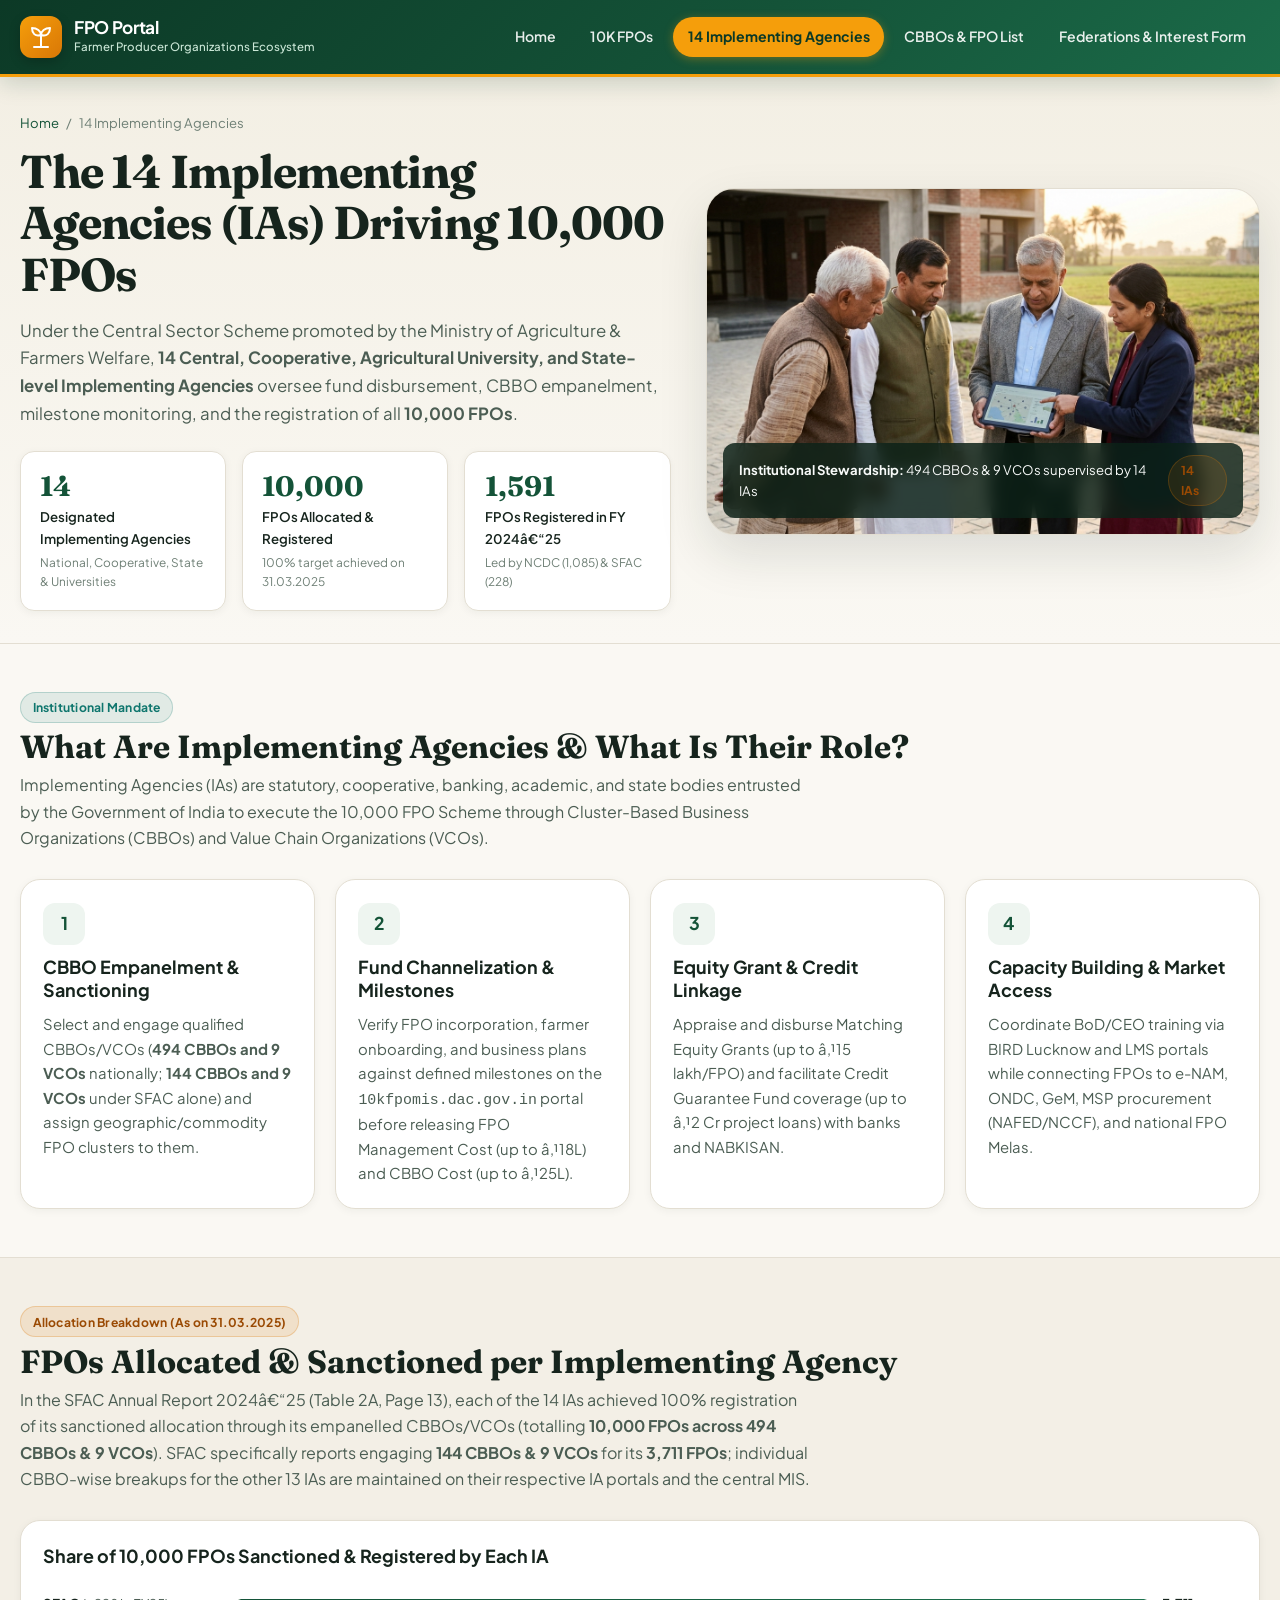
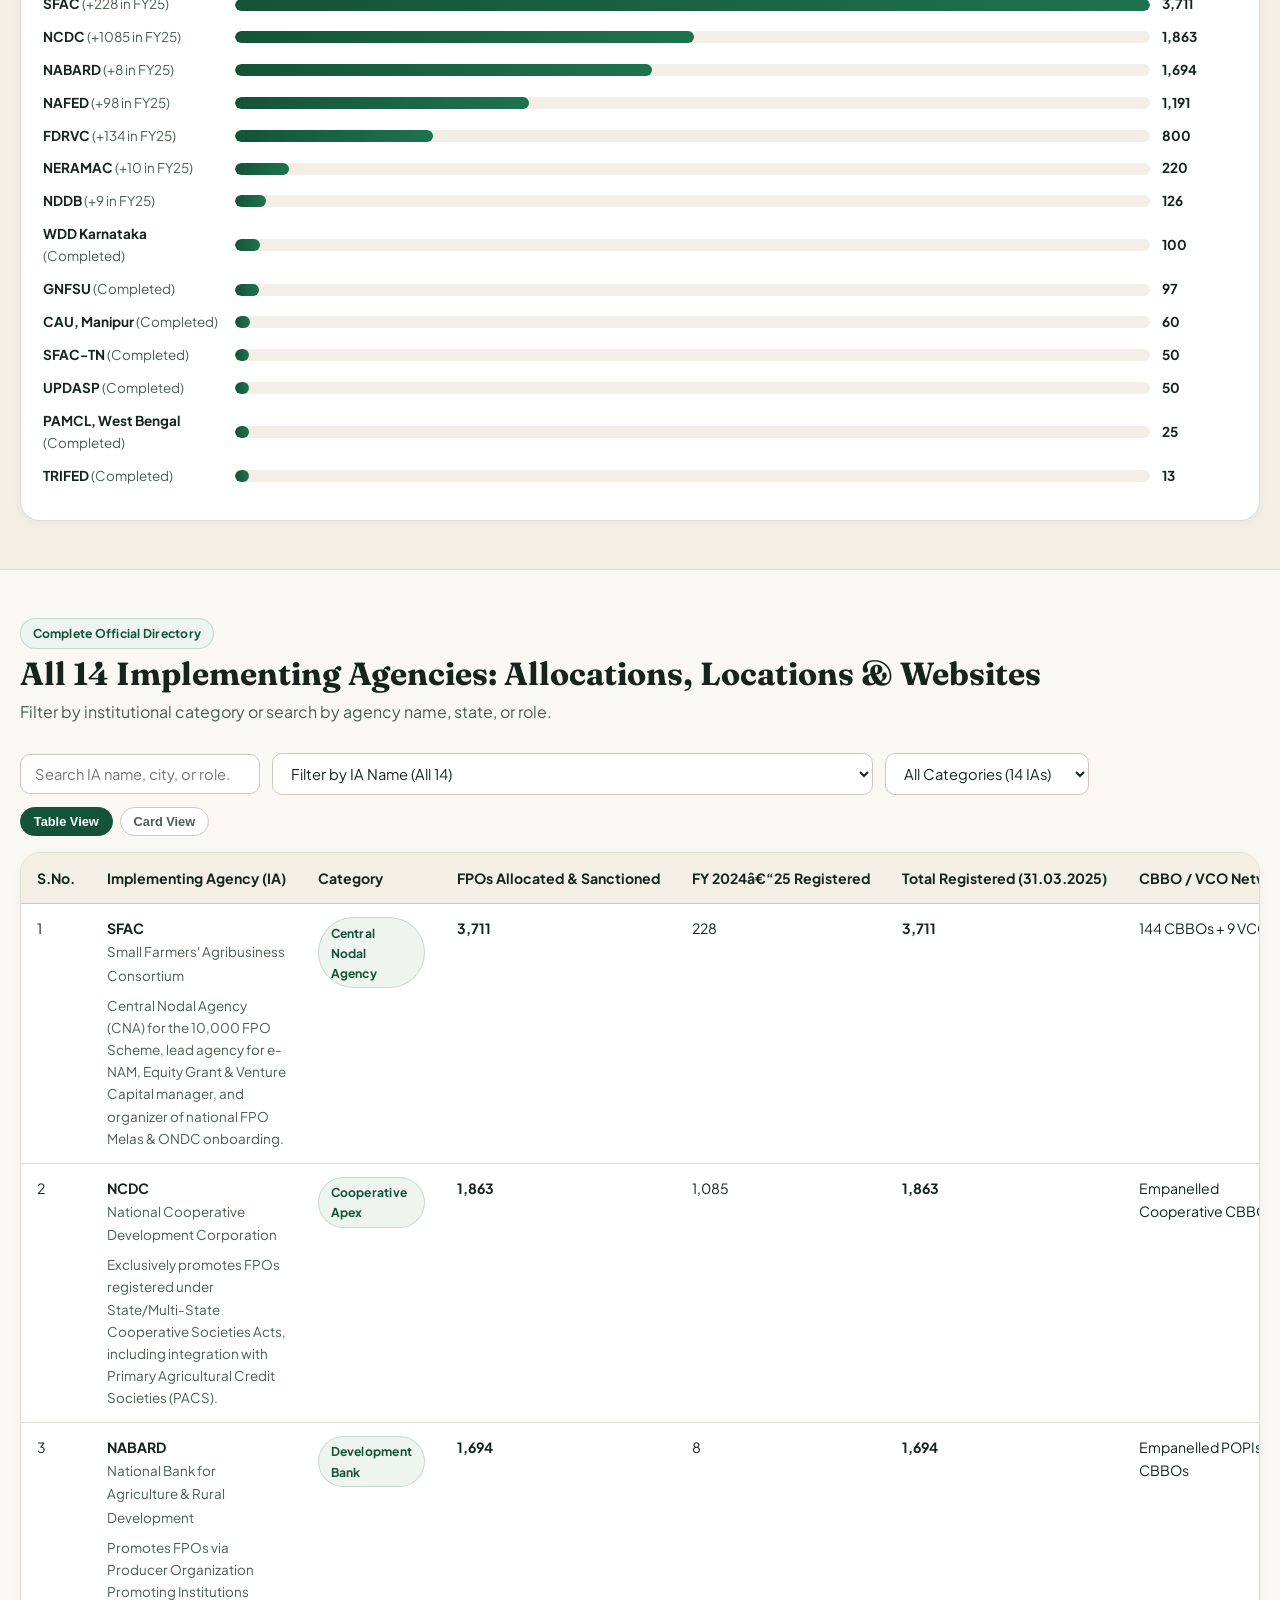
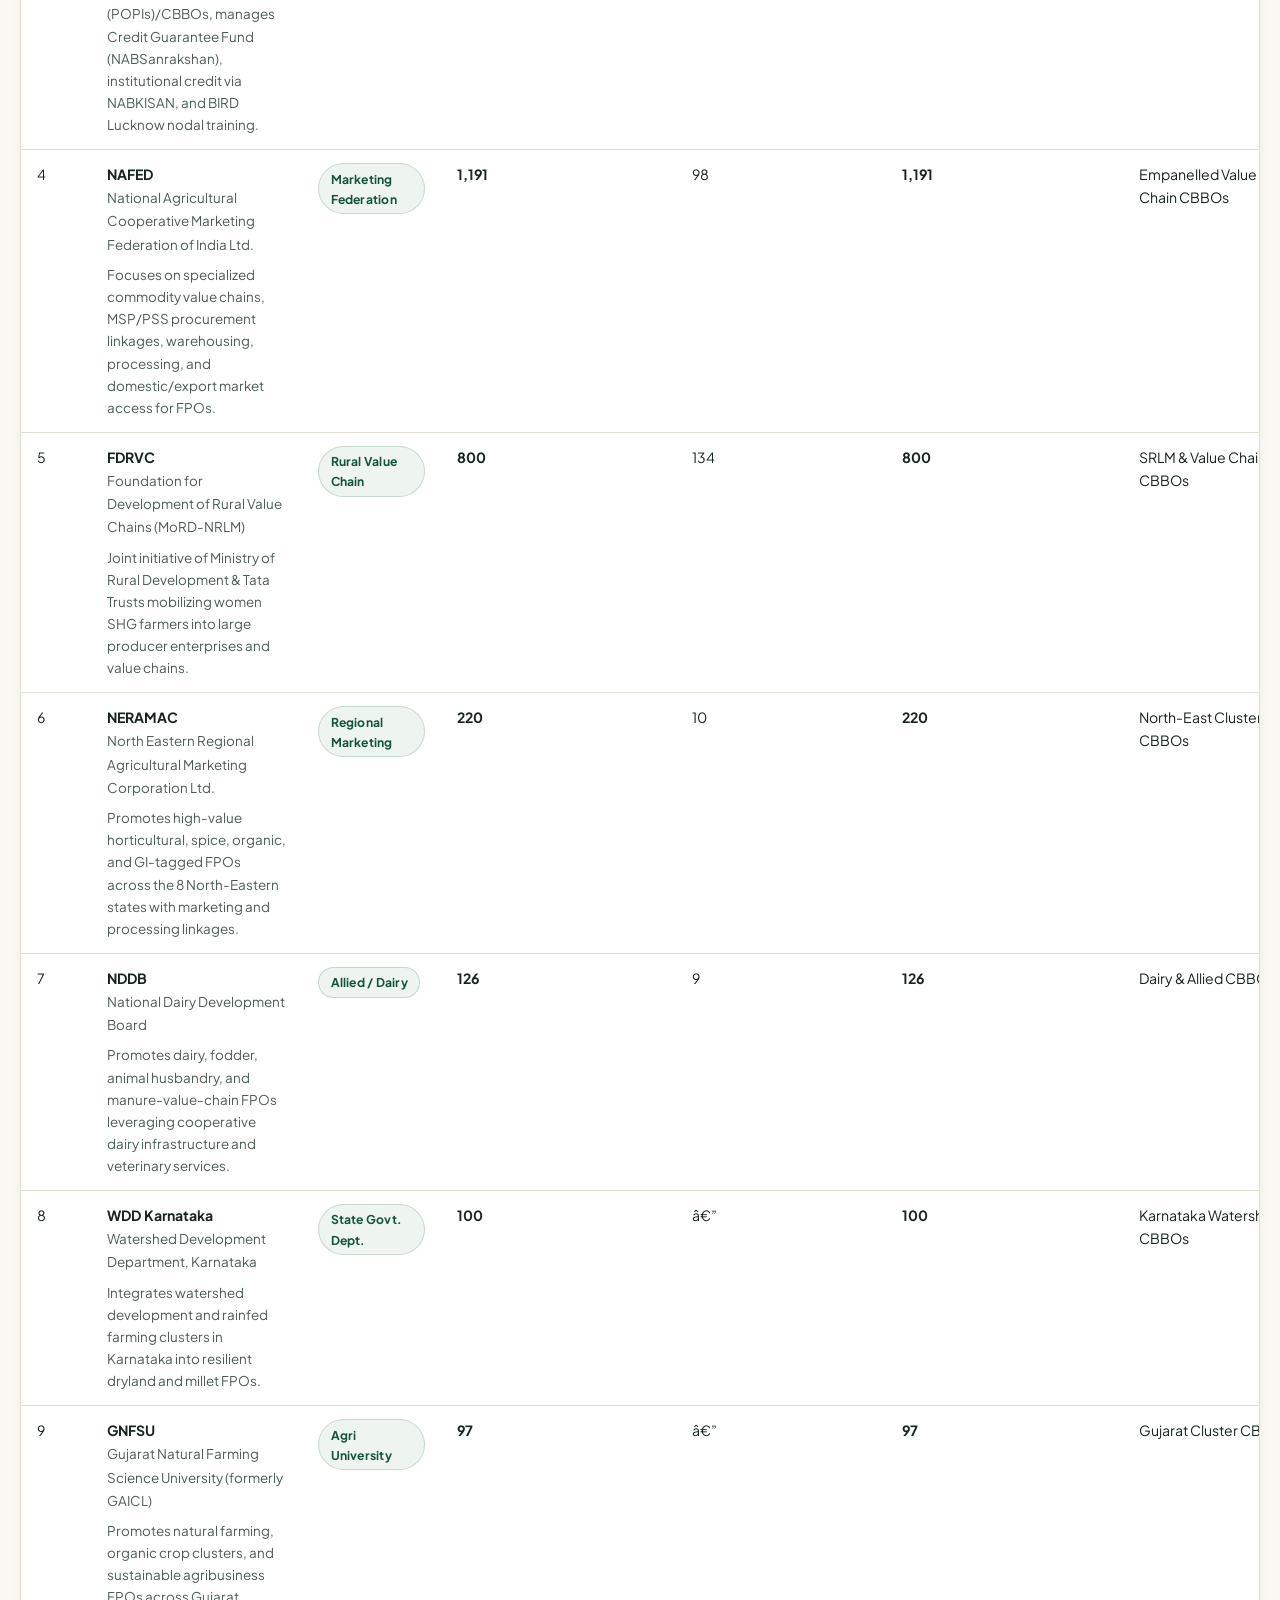
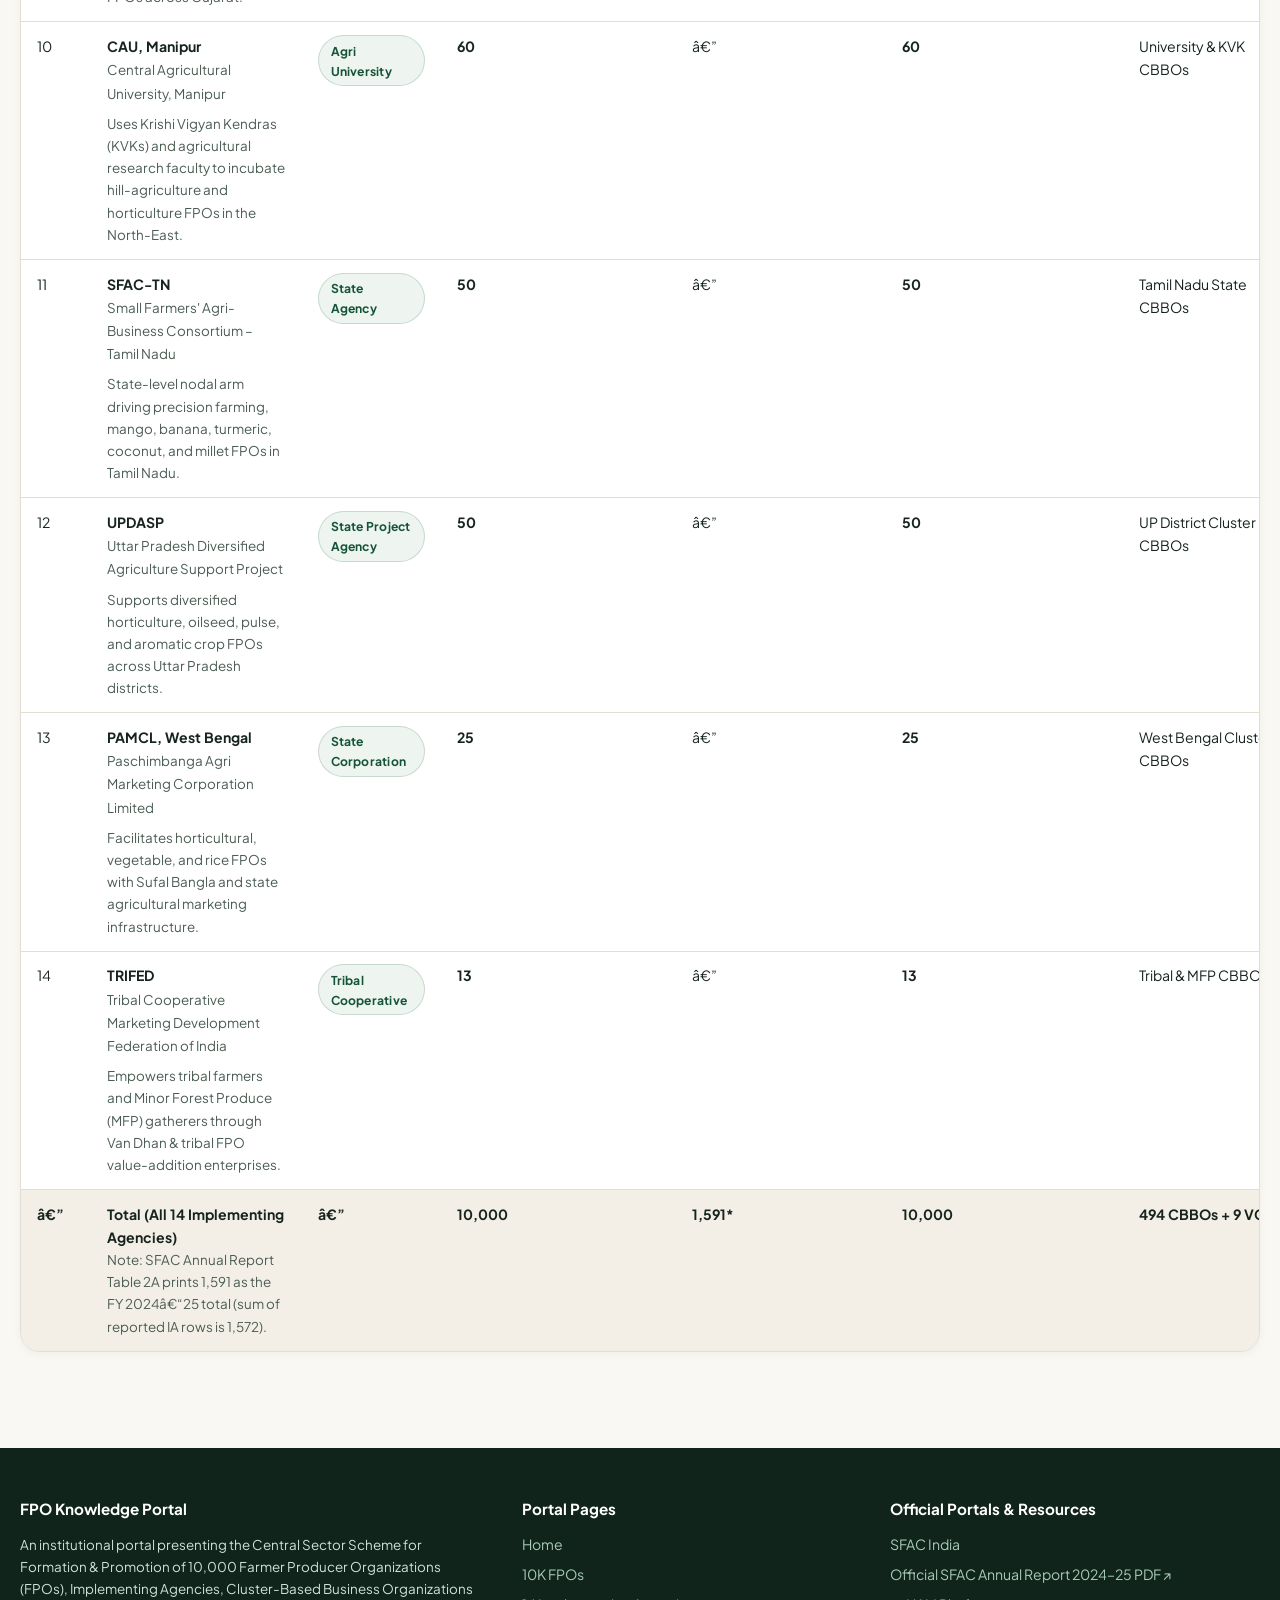
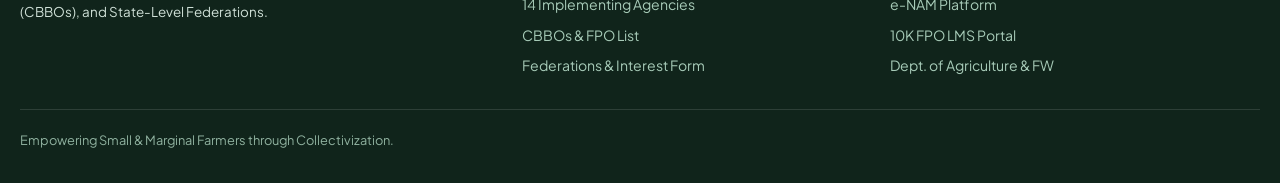
<file: implementing-agencies.html>
﻿<!DOCTYPE html>
<html lang="en">
<head>
  <meta charset="UTF-8" />
  <meta name="viewport" content="width=device-width, initial-scale=1.0" />
  <title>14 Implementing Agencies (IAs) | FPO Portal</title>
  <meta name="description" content="Complete guide to all 14 Implementing Agencies under the 10,000 FPO Scheme: roles, FPO allocations & CBBO sanctions (Table 2A), locations, and official websites." />
  <link rel="preconnect" href="https://fonts.googleapis.com" />
  <link rel="preconnect" href="https://fonts.gstatic.com" crossorigin />
  <link href="https://fonts.googleapis.com/css2?family=Fraunces:opsz,wght@9..144,600;9..144,700&family=Plus+Jakarta+Sans:wght@400;500;600;700;800&display=swap" rel="stylesheet" />
  <link rel="stylesheet" href="styles.css" />
</head>
<body>
  <div id="site-header-mount"></div>

  <main>
    <!-- Banner -->
    <section class="page-banner">
      <div class="container hero-grid">
        <div>
          <div class="breadcrumb"><a href="index.html">Home</a> <span>/</span> <span>14 Implementing Agencies</span></div>
          <h1 class="hero-title">The 14 Implementing Agencies (IAs) Driving 10,000 FPOs</h1>
          <p class="hero-subtitle">
            Under the Central Sector Scheme promoted by the Ministry of Agriculture &amp; Farmers Welfare, <strong>14 Central, Cooperative, Agricultural University, and State-level Implementing Agencies</strong> oversee fund disbursement, CBBO empanelment, milestone monitoring, and the registration of all <strong>10,000 FPOs</strong>.
          </p>
          <div class="kpi-grid">
            <div class="kpi-card">
              <div class="kpi-value">14</div>
              <div class="kpi-label">Designated Implementing Agencies</div>
              <div class="kpi-meta">National, Cooperative, State &amp; Universities</div>
            </div>
            <div class="kpi-card">
              <div class="kpi-value">10,000</div>
              <div class="kpi-label">FPOs Allocated &amp; Registered</div>
              <div class="kpi-meta">100% target achieved on 31.03.2025</div>
            </div>
            <div class="kpi-card">
              <div class="kpi-value">1,591</div>
              <div class="kpi-label">FPOs Registered in FY 2024â€“25</div>
              <div class="kpi-meta">Led by NCDC (1,085) &amp; SFAC (228)</div>
            </div>
          </div>
        </div>
        <div class="hero-media">
          <img src="implementing-agencies.jpg" alt="Agri-finance and cooperative officers reviewing FPO supply chain dashboards with farmer directors" />
          <div class="hero-caption">
            <span><strong>Institutional Stewardship:</strong> 494 CBBOs &amp; 9 VCOs supervised by 14 IAs</span>
            <span class="badge badge-amber">14 IAs</span>
          </div>
        </div>
      </div>
    </section>

    <!-- What are IAs & Their Role -->
    <section class="section">
      <div class="container">
        <div class="section-header">
          <div>
            <span class="badge badge-teal">Institutional Mandate</span>
            <h2>What Are Implementing Agencies &amp; What Is Their Role?</h2>
            <p>Implementing Agencies (IAs) are statutory, cooperative, banking, academic, and state bodies entrusted by the Government of India to execute the 10,000 FPO Scheme through Cluster-Based Business Organizations (CBBOs) and Value Chain Organizations (VCOs).</p>
          </div>
        </div>

        <div class="card-grid">
          <div class="card">
            <div class="icon-pill">1</div>
            <h3>CBBO Empanelment &amp; Sanctioning</h3>
            <p>Select and engage qualified CBBOs/VCOs (<strong>494 CBBOs and 9 VCOs</strong> nationally; <strong>144 CBBOs and 9 VCOs</strong> under SFAC alone) and assign geographic/commodity FPO clusters to them.</p>
          </div>
          <div class="card">
            <div class="icon-pill">2</div>
            <h3>Fund Channelization &amp; Milestones</h3>
            <p>Verify FPO incorporation, farmer onboarding, and business plans against defined milestones on the <code>10kfpomis.dac.gov.in</code> portal before releasing FPO Management Cost (up to â‚¹18L) and CBBO Cost (up to â‚¹25L).</p>
          </div>
          <div class="card">
            <div class="icon-pill">3</div>
            <h3>Equity Grant &amp; Credit Linkage</h3>
            <p>Appraise and disburse Matching Equity Grants (up to â‚¹15 lakh/FPO) and facilitate Credit Guarantee Fund coverage (up to â‚¹2 Cr project loans) with banks and NABKISAN.</p>
          </div>
          <div class="card">
            <div class="icon-pill">4</div>
            <h3>Capacity Building &amp; Market Access</h3>
            <p>Coordinate BoD/CEO training via BIRD Lucknow and LMS portals while connecting FPOs to e-NAM, ONDC, GeM, MSP procurement (NAFED/NCCF), and national FPO Melas.</p>
          </div>
        </div>
      </div>
    </section>

    <!-- Allocation Chart + Note on CBBO Sanctions -->
    <section class="section section-alt">
      <div class="container">
        <div class="section-header">
          <div>
            <span class="badge badge-amber">Allocation Breakdown (As on 31.03.2025)</span>
            <h2>FPOs Allocated &amp; Sanctioned per Implementing Agency</h2>
            <p>
              In the SFAC Annual Report 2024â€“25 (Table 2A, Page 13), each of the 14 IAs achieved 100% registration of its sanctioned allocation through its empanelled CBBOs/VCOs (totalling <strong>10,000 FPOs across 494 CBBOs &amp; 9 VCOs</strong>). SFAC specifically reports engaging <strong>144 CBBOs &amp; 9 VCOs</strong> for its <strong>3,711 FPOs</strong>; individual CBBO-wise breakups for the other 13 IAs are maintained on their respective IA portals and the central MIS.
            </p>
          </div>
        </div>

        <div class="card">
          <h3>Share of 10,000 FPOs Sanctioned &amp; Registered by Each IA</h3>
          <div class="mt-2" id="ia-allocation-bars"></div>
        </div>
      </div>
    </section>

    <!-- Complete 14 IAs Directory & Table -->
    <section class="section">
      <div class="container">
        <div class="section-header">
          <div>
            <span class="badge badge-green">Complete Official Directory</span>
            <h2>All 14 Implementing Agencies: Allocations, Locations &amp; Websites</h2>
            <p>Filter by institutional category or search by agency name, state, or role.</p>
          </div>
        </div>

        <div class="table-controls">
          <input type="search" id="ia-search" class="input" placeholder="Search IA name, city, or role..." style="min-width: 240px;" />
          <select id="ia-name-filter" class="select">
            <option value="all">Filter by IA Name (All 14)</option>
          </select>
          <select id="ia-category" class="select">
            <option value="all">All Categories (14 IAs)</option>
          </select>
          <div class="tabs" style="margin: 0;">
            <button class="chip-btn active" id="view-table-btn">Table View</button>
            <button class="chip-btn" id="view-cards-btn">Card View</button>
          </div>
        </div>

        <!-- Table View -->
        <div class="table-wrap" id="ia-table-wrap">
          <table>
            <thead>
              <tr>
                <th>S.No.</th>
                <th>Implementing Agency (IA)</th>
                <th>Category</th>
                <th>FPOs Allocated &amp; Sanctioned</th>
                <th>FY 2024â€“25 Registered</th>
                <th>Total Registered (31.03.2025)</th>
                <th>CBBO / VCO Network</th>
                <th>Headquarters / Location</th>
                <th>Official Website</th>
              </tr>
            </thead>
            <tbody id="ia-table-body"></tbody>
          </table>
        </div>

        <!-- Card View -->
        <div class="card-grid mt-2" id="ia-cards-wrap" style="display:none;"></div>
      </div>
    </section>
  </main>

  <div id="site-footer-mount"></div>

  <script src="data.js"></script>
  <script src="common.js"></script>
  <script>
    document.addEventListener("DOMContentLoaded", () => {
      const ias = window.FPO_DATA.implementingAgencies;
      const maxAlloc = Math.max(...ias.map(i => i.allocated));

      // Allocation bars
      document.getElementById("ia-allocation-bars").innerHTML = ias.map(ia => `
        <div class="bar-row">
          <span><strong>${ia.shortName}</strong> <span class="small muted">(${ia.fy24_25 > 0 ? "+" + ia.fy24_25 + " in FY25" : "Completed"})</span></span>
          <div class="bar-track"><div class="bar-fill" style="width:${Math.max(1.5, ia.allocated / maxAlloc * 100).toFixed(1)}%"></div></div>
          <strong>${ia.allocated.toLocaleString("en-IN")}</strong>
        </div>
      `).join("");

      // Populate IA Name & Category Filters
      const nameSelect = document.getElementById("ia-name-filter");
      ias.forEach(ia => {
        const opt = document.createElement("option");
        opt.value = ia.shortName;
        opt.textContent = `${ia.shortName} â€” ${ia.fullName}`;
        nameSelect.appendChild(opt);
      });

      const catSelect = document.getElementById("ia-category");
      const cats = [...new Set(ias.map(i => i.category))];
      cats.forEach(c => {
        const opt = document.createElement("option");
        opt.value = c;
        opt.textContent = c;
        catSelect.appendChild(opt);
      });

      const searchEl = document.getElementById("ia-search");
      const tableWrap = document.getElementById("ia-table-wrap");
      const cardsWrap = document.getElementById("ia-cards-wrap");
      const tableBody = document.getElementById("ia-table-body");
      const btnTable = document.getElementById("view-table-btn");
      const btnCards = document.getElementById("view-cards-btn");

      function renderIAs() {
        const q = searchEl.value.trim().toLowerCase();
        const selectedIA = nameSelect.value;
        const cat = catSelect.value;
        const filtered = ias.filter(ia => {
          const matchIA = selectedIA === "all" || ia.shortName === selectedIA;
          const matchCat = cat === "all" || ia.category === cat;
          const matchQ = !q ||
            ia.shortName.toLowerCase().includes(q) ||
            ia.fullName.toLowerCase().includes(q) ||
            ia.location.toLowerCase().includes(q) ||
            ia.role.toLowerCase().includes(q);
          return matchIA && matchCat && matchQ;
        });

        tableBody.innerHTML = filtered.map(ia => `
          <tr>
            <td>${ia.sno}</td>
            <td>
              <strong>${ia.shortName}</strong><br>
              <span class="small muted">${ia.fullName}</span>
              <div class="small muted mt-1">${ia.role}</div>
            </td>
            <td><span class="badge badge-green">${ia.category}</span></td>
            <td><strong>${ia.allocated.toLocaleString("en-IN")}</strong></td>
            <td>${ia.fy24_25 === 0 ? "â€”" : ia.fy24_25.toLocaleString("en-IN")}</td>
            <td><strong>${ia.registered.toLocaleString("en-IN")}</strong></td>
            <td>${ia.cbbosCount}</td>
            <td>${ia.location}</td>
            <td><a class="btn btn-outline btn-sm" href="${ia.website}" target="_blank" rel="noopener noreferrer">Visit Site &nearr;</a></td>
          </tr>
        `).join("") + `
          <tr style="background: var(--surface-alt); font-weight: 700;">
            <td>â€”</td>
            <td>Total (All 14 Implementing Agencies)<div class="small muted" style="font-weight:400;">Note: SFAC Annual Report Table 2A prints 1,591 as the FY 2024â€“25 total (sum of reported IA rows is 1,572).</div></td>
            <td>â€”</td>
            <td>10,000</td>
            <td>1,591*</td>
            <td>10,000</td>
            <td>494 CBBOs + 9 VCOs</td>
            <td>Pan-India</td>
            <td><a href="https://sfacindia.com/" target="_blank" rel="noopener noreferrer">sfacindia.com</a></td>
          </tr>
        `;

        cardsWrap.innerHTML = filtered.map(ia => `
          <article class="card card-hover">
            <div style="display:flex; justify-content:space-between; align-items:center; gap:0.5rem;">
              <span class="badge badge-green">#${ia.sno} &bull; ${ia.category}</span>
              <span class="badge badge-amber">${ia.allocated.toLocaleString("en-IN")} FPOs</span>
            </div>
            <h3>${ia.shortName} â€” ${ia.fullName}</h3>
            <p>${ia.role}</p>
            <div class="small" style="background:var(--surface-alt); padding:0.7rem 0.85rem; border-radius:10px; border:1px solid var(--border);">
              <div><strong>FY 2024â€“25 Registered:</strong> ${ia.fy24_25.toLocaleString("en-IN")} &bull; <strong>Cumulative:</strong> ${ia.registered.toLocaleString("en-IN")}</div>
              <div><strong>CBBO Network:</strong> ${ia.cbbosCount}</div>
              <div><strong>Location:</strong> ${ia.location}</div>
            </div>
            <div style="margin-top:auto;">
              <a class="btn btn-primary btn-sm" href="${ia.website}" target="_blank" rel="noopener noreferrer">Official Website &nearr;</a>
            </div>
          </article>
        `).join("");
      }

      btnTable.addEventListener("click", () => {
        btnTable.classList.add("active");
        btnCards.classList.remove("active");
        tableWrap.style.display = "block";
        cardsWrap.style.display = "none";
      });

      btnCards.addEventListener("click", () => {
        btnCards.classList.add("active");
        btnTable.classList.remove("active");
        tableWrap.style.display = "none";
        cardsWrap.style.display = "grid";
      });

      searchEl.addEventListener("input", renderIAs);
      nameSelect.addEventListener("change", renderIAs);
      catSelect.addEventListener("change", renderIAs);
      renderIAs();
    });
  </script>
</body>
</html>
</file>
<file: styles.css>
/* ==========================================================================
   FPO Bharat — Farmer Producer Organization Ecosystem Portal
   Design System: Modern Agrarian Editorial & Institutional Data Portal
   ========================================================================== */

:root {
  --bg: #faf8f3;
  --surface: #ffffff;
  --surface-alt: #f3efe6;
  --surface-tint: #eef5f0;
  --ink: #16241d;
  --ink-muted: #4b5d53;
  --ink-subtle: #6e7f75;

  --primary: #145338;
  --primary-dark: #0c3926;
  --primary-light: #1e734f;
  --primary-soft: rgba(20, 83, 56, 0.08);

  --accent: #d97706;
  --accent-light: #f59e0b;
  --accent-soft: rgba(217, 119, 6, 0.12);

  --teal: #0f766e;
  --indigo: #3730a3;
  --rose: #be123c;

  --border: #e3ded2;
  --border-strong: #cfc8b8;

  --radius-sm: 8px;
  --radius-md: 14px;
  --radius-lg: 20px;
  --radius-xl: 28px;

  --shadow-sm: 0 2px 8px rgba(18, 36, 27, 0.05);
  --shadow-md: 0 10px 30px rgba(18, 36, 27, 0.08);
  --shadow-lg: 0 20px 50px rgba(18, 36, 27, 0.12);

  --font-sans: "Plus Jakarta Sans", -apple-system, BlinkMacSystemFont, "Segoe UI", Roboto, sans-serif;
  --font-serif: "Fraunces", Georgia, "Times New Roman", serif;
  --container: 1240px;
}

*,
*::before,
*::after {
  box-sizing: border-box;
}

html {
  scroll-behavior: smooth;
}

body {
  margin: 0;
  font-family: var(--font-sans);
  color: var(--ink);
  background: var(--bg);
  line-height: 1.65;
  -webkit-font-smoothing: antialiased;
}

img {
  max-width: 100%;
  display: block;
}

a {
  color: var(--primary);
  text-decoration: none;
}

a:hover {
  text-decoration: underline;
}

.container {
  width: min(var(--container), calc(100% - 2rem));
  margin-inline: auto;
}

/* ---------- Top Announcement Strip ---------- */
.top-strip {
  background: var(--primary-dark);
  color: #e6f2ec;
  font-size: 0.82rem;
  padding: 0.45rem 0;
  border-bottom: 1px solid rgba(255, 255, 255, 0.1);
}

.top-strip .container {
  display: flex;
  flex-wrap: wrap;
  justify-content: space-between;
  align-items: center;
  gap: 0.5rem 1.25rem;
}

.top-strip a {
  color: #fcd34d;
  font-weight: 600;
}

/* ---------- Header & Navigation ---------- */
.site-header {
  position: sticky;
  top: 0;
  z-index: 100;
  background: linear-gradient(135deg, #0c3926 0%, #145338 58%, #1b6b49 100%);
  border-bottom: 3px solid var(--accent-light);
  box-shadow: 0 6px 22px rgba(12, 57, 38, 0.18);
}

.nav-bar {
  display: flex;
  align-items: center;
  justify-content: space-between;
  gap: 1rem;
  min-height: 74px;
}

.brand {
  display: flex;
  align-items: center;
  gap: 0.75rem;
  text-decoration: none !important;
  color: #ffffff;
  flex-shrink: 0;
}

.brand-mark {
  width: 42px;
  height: 42px;
  border-radius: 12px;
  background: linear-gradient(135deg, #f59e0b 0%, #d97706 100%);
  color: #ffffff;
  display: grid;
  place-items: center;
  box-shadow: 0 4px 12px rgba(0, 0, 0, 0.2);
}

.brand-text strong {
  display: block;
  font-size: 1.08rem;
  letter-spacing: -0.02em;
  line-height: 1.15;
  color: #ffffff;
}

.brand-text span {
  display: block;
  font-size: 0.72rem;
  color: #cbe7d7;
  font-weight: 500;
}

.nav-links {
  display: flex;
  align-items: center;
  gap: 0.35rem;
  list-style: none;
  margin: 0;
  padding: 0;
}

.nav-links a {
  display: inline-flex;
  align-items: center;
  gap: 0.35rem;
  padding: 0.52rem 0.9rem;
  border-radius: 999px;
  font-size: 0.88rem;
  font-weight: 600;
  color: rgba(255, 255, 255, 0.9);
  text-decoration: none;
  transition: background 0.18s ease, color 0.18s ease, transform 0.15s ease;
  white-space: nowrap;
}

.nav-links a:hover {
  background: rgba(255, 255, 255, 0.15);
  color: #ffffff;
}

.nav-links a.active {
  background: #f59e0b;
  color: #0c3926;
  font-weight: 700;
  box-shadow: 0 2px 10px rgba(245, 158, 11, 0.35);
}

.nav-toggle {
  display: none;
  border: 1px solid rgba(255, 255, 255, 0.32);
  background: rgba(255, 255, 255, 0.12);
  color: #ffffff;
  border-radius: 10px;
  padding: 0.45rem 0.75rem;
  font-size: 0.9rem;
  font-weight: 600;
  cursor: pointer;
}

@media (max-width: 1020px) {
  .nav-toggle {
    display: inline-flex;
    align-items: center;
    gap: 0.4rem;
  }
  .nav-links {
    display: none;
    position: absolute;
    left: 0;
    right: 0;
    top: 100%;
    background: #0f442d;
    border-bottom: 2px solid var(--accent-light);
    padding: 0.9rem 1rem 1.2rem;
    flex-direction: column;
    align-items: stretch;
    box-shadow: var(--shadow-md);
  }
  .nav-links.open {
    display: flex;
  }
  .nav-links a {
    border-radius: 10px;
    padding: 0.7rem 0.9rem;
  }
}

/* ---------- Buttons & Badges ---------- */
.btn {
  display: inline-flex;
  align-items: center;
  justify-content: center;
  gap: 0.45rem;
  padding: 0.72rem 1.25rem;
  border-radius: 999px;
  font-weight: 600;
  font-size: 0.92rem;
  border: 1px solid transparent;
  cursor: pointer;
  text-decoration: none !important;
  transition: transform 0.15s ease, box-shadow 0.15s ease, background 0.15s ease;
}

.btn:hover {
  transform: translateY(-1px);
}

.btn-primary {
  background: var(--primary);
  color: #ffffff;
  box-shadow: 0 6px 18px rgba(20, 83, 56, 0.22);
}

.btn-primary:hover {
  background: var(--primary-dark);
}

.btn-accent {
  background: var(--accent);
  color: #ffffff;
}

.btn-accent:hover {
  background: #b45309;
}

.btn-outline {
  background: var(--surface);
  color: var(--ink);
  border-color: var(--border-strong);
}

.btn-outline:hover {
  border-color: var(--primary);
  color: var(--primary);
}

.btn-sm {
  padding: 0.42rem 0.85rem;
  font-size: 0.8rem;
}

.badge {
  display: inline-flex;
  align-items: center;
  gap: 0.35rem;
  padding: 0.28rem 0.72rem;
  border-radius: 999px;
  font-size: 0.76rem;
  font-weight: 700;
  letter-spacing: 0.02em;
}

.badge-green {
  background: var(--surface-tint);
  color: var(--primary);
  border: 1px solid rgba(20, 83, 56, 0.18);
}

.badge-amber {
  background: var(--accent-soft);
  color: #9a4a03;
  border: 1px solid rgba(217, 119, 6, 0.25);
}

.badge-teal {
  background: rgba(15, 118, 110, 0.1);
  color: #0f766e;
  border: 1px solid rgba(15, 118, 110, 0.22);
}

/* ---------- Hero Sections ---------- */
.hero {
  padding: 2.8rem 0 2.5rem;
}

.hero-grid {
  display: grid;
  grid-template-columns: 1.08fr 0.92fr;
  gap: 2.2rem;
  align-items: center;
}

.hero-title {
  font-family: var(--font-serif);
  font-size: clamp(2rem, 3.6vw, 3.15rem);
  line-height: 1.12;
  letter-spacing: -0.02em;
  margin: 0.75rem 0 1rem;
  color: var(--ink);
}

.hero-subtitle {
  font-size: 1.05rem;
  color: var(--ink-muted);
  margin: 0 0 1.5rem;
  max-width: 60ch;
}

.hero-actions {
  display: flex;
  flex-wrap: wrap;
  gap: 0.75rem;
  margin-bottom: 1.4rem;
}

.hero-media {
  position: relative;
  border-radius: var(--radius-xl);
  overflow: hidden;
  box-shadow: var(--shadow-lg);
  border: 1px solid var(--border);
  background: #e9e4d9;
}

.hero-media img {
  width: 100%;
  height: 100%;
  aspect-ratio: 16 / 10;
  object-fit: cover;
}

.hero-caption {
  position: absolute;
  left: 1rem;
  right: 1rem;
  bottom: 1rem;
  background: rgba(12, 34, 24, 0.82);
  backdrop-filter: blur(8px);
  color: #f8faf9;
  padding: 0.75rem 1rem;
  border-radius: 12px;
  font-size: 0.82rem;
  display: flex;
  justify-content: space-between;
  align-items: center;
  gap: 0.75rem;
}

@media (max-width: 920px) {
  .hero-grid {
    grid-template-columns: 1fr;
  }
}

/* ---------- Page Banner (Inner Pages) ---------- */
.page-banner {
  padding: 2.2rem 0 2rem;
  border-bottom: 1px solid var(--border);
  background: linear-gradient(180deg, #f3efe4 0%, var(--bg) 100%);
}

.breadcrumb {
  display: flex;
  align-items: center;
  gap: 0.45rem;
  font-size: 0.82rem;
  color: var(--ink-subtle);
  margin-bottom: 0.65rem;
}

/* ---------- KPI Strip ---------- */
.kpi-grid {
  display: grid;
  grid-template-columns: repeat(auto-fit, minmax(185px, 1fr));
  gap: 1rem;
  margin-top: 1.5rem;
}

.kpi-card {
  background: var(--surface);
  border: 1px solid var(--border);
  border-radius: var(--radius-md);
  padding: 1.1rem 1.2rem;
  box-shadow: var(--shadow-sm);
}

.kpi-value {
  font-family: var(--font-serif);
  font-size: 1.75rem;
  font-weight: 700;
  color: var(--primary);
  line-height: 1.15;
}

.kpi-label {
  font-size: 0.83rem;
  font-weight: 600;
  color: var(--ink);
  margin-top: 0.25rem;
}

.kpi-meta {
  font-size: 0.74rem;
  color: var(--ink-subtle);
  margin-top: 0.18rem;
}

/* ---------- Sections & Cards ---------- */
.section {
  padding: 3rem 0;
}

.section-alt {
  background: var(--surface-alt);
  border-top: 1px solid var(--border);
  border-bottom: 1px solid var(--border);
}

.section-header {
  display: flex;
  flex-wrap: wrap;
  justify-content: space-between;
  align-items: flex-end;
  gap: 1rem;
  margin-bottom: 1.75rem;
}

.section-header h2 {
  font-family: var(--font-serif);
  font-size: clamp(1.5rem, 2.5vw, 2.1rem);
  line-height: 1.2;
  margin: 0.35rem 0 0.35rem;
}

.section-header p {
  margin: 0;
  color: var(--ink-muted);
  max-width: 66ch;
}

.card-grid {
  display: grid;
  grid-template-columns: repeat(auto-fit, minmax(280px, 1fr));
  gap: 1.25rem;
}

.card-grid-2 {
  display: grid;
  grid-template-columns: repeat(auto-fit, minmax(340px, 1fr));
  gap: 1.35rem;
}

.card {
  background: var(--surface);
  border: 1px solid var(--border);
  border-radius: var(--radius-lg);
  padding: 1.4rem;
  box-shadow: var(--shadow-sm);
  display: flex;
  flex-direction: column;
  gap: 0.65rem;
}

.card-hover {
  transition: transform 0.18s ease, box-shadow 0.18s ease, border-color 0.18s ease;
}

.card-hover:hover {
  transform: translateY(-3px);
  box-shadow: var(--shadow-md);
  border-color: var(--primary-light);
}

.card h3 {
  margin: 0;
  font-size: 1.12rem;
  line-height: 1.3;
}

.card p {
  margin: 0;
  color: var(--ink-muted);
  font-size: 0.93rem;
}

.icon-pill {
  width: 42px;
  height: 42px;
  border-radius: 12px;
  background: var(--surface-tint);
  color: var(--primary);
  display: grid;
  place-items: center;
  font-weight: 700;
  font-size: 1.1rem;
}

/* ---------- Interactive Mind Map Component ---------- */
.mindmap-shell {
  background: var(--surface);
  border: 1px solid var(--border);
  border-radius: var(--radius-xl);
  box-shadow: var(--shadow-md);
  overflow: hidden;
}

.mindmap-toolbar {
  display: flex;
  flex-wrap: wrap;
  justify-content: space-between;
  align-items: center;
  gap: 0.75rem;
  padding: 0.95rem 1.25rem;
  background: var(--surface-alt);
  border-bottom: 1px solid var(--border);
}

.mindmap-filters {
  display: flex;
  flex-wrap: wrap;
  gap: 0.4rem;
}

.chip-btn {
  border: 1px solid var(--border-strong);
  background: var(--surface);
  color: var(--ink-muted);
  padding: 0.38rem 0.8rem;
  border-radius: 999px;
  font-size: 0.8rem;
  font-weight: 600;
  cursor: pointer;
  transition: all 0.15s ease;
}

.chip-btn:hover {
  border-color: var(--primary);
  color: var(--primary);
}

.chip-btn.active {
  background: var(--primary);
  border-color: var(--primary);
  color: #fff;
}

.mindmap-controls {
  display: flex;
  align-items: center;
  gap: 0.4rem;
}

.mindmap-workspace {
  display: grid;
  grid-template-columns: 1fr 340px;
  min-height: 560px;
}

@media (max-width: 980px) {
  .mindmap-workspace {
    grid-template-columns: 1fr;
  }
}

.mindmap-canvas-wrap {
  position: relative;
  background: radial-gradient(circle at 50% 50%, #ffffff 0%, #f6f3eb 100%);
  overflow: hidden;
  min-height: 520px;
  cursor: grab;
  user-select: none;
}

.mindmap-canvas-wrap:active {
  cursor: grabbing;
}

.mindmap-svg {
  width: 100%;
  height: 100%;
  min-height: 520px;
  display: block;
}

.mm-node {
  cursor: pointer;
  transition: opacity 0.2s ease;
}

.mm-node rect,
.mm-node circle {
  transition: transform 0.15s ease, filter 0.15s ease, stroke-width 0.15s ease;
}

.mm-node:hover rect {
  filter: drop-shadow(0 6px 14px rgba(16, 48, 32, 0.16));
}

.mm-node.selected rect {
  stroke-width: 3px;
}

.mm-node.dimmed {
  opacity: 0.25;
}

.mm-link {
  fill: none;
  stroke-linecap: round;
  transition: opacity 0.2s ease, stroke-width 0.2s ease;
}

.mm-link.dimmed {
  opacity: 0.15;
}

.mindmap-inspector {
  border-left: 1px solid var(--border);
  background: var(--surface);
  padding: 1.35rem;
  display: flex;
  flex-direction: column;
  gap: 0.85rem;
}

@media (max-width: 980px) {
  .mindmap-inspector {
    border-left: none;
    border-top: 1px solid var(--border);
  }
}

.inspector-list {
  margin: 0;
  padding-left: 1.15rem;
  color: var(--ink-muted);
  font-size: 0.9rem;
}

.inspector-list li {
  margin-bottom: 0.4rem;
}

.inspector-metric {
  background: var(--surface-tint);
  border: 1px solid rgba(20, 83, 56, 0.15);
  border-radius: 12px;
  padding: 0.75rem 0.9rem;
  font-size: 0.85rem;
}

/* ---------- Tables & Controls ---------- */
.table-controls {
  display: flex;
  flex-wrap: wrap;
  gap: 0.75rem;
  margin-bottom: 1rem;
  align-items: center;
}

.input,
.select,
.textarea {
  font-family: var(--font-sans);
  font-size: 0.92rem;
  padding: 0.62rem 0.9rem;
  border-radius: 10px;
  border: 1px solid var(--border-strong);
  background: var(--surface);
  color: var(--ink);
  outline: none;
  transition: border-color 0.15s ease, box-shadow 0.15s ease;
}

.input:focus,
.select:focus,
.textarea:focus {
  border-color: var(--primary);
  box-shadow: 0 0 0 3px rgba(20, 83, 56, 0.12);
}

.table-wrap {
  background: var(--surface);
  border: 1px solid var(--border);
  border-radius: var(--radius-lg);
  overflow: auto;
  box-shadow: var(--shadow-sm);
}

table {
  width: 100%;
  border-collapse: collapse;
  font-size: 0.88rem;
  text-align: left;
}

thead th {
  background: var(--surface-alt);
  color: var(--ink);
  font-weight: 700;
  padding: 0.85rem 1rem;
  border-bottom: 1px solid var(--border-strong);
  white-space: nowrap;
}

tbody td {
  padding: 0.8rem 1rem;
  border-bottom: 1px solid var(--border);
  vertical-align: top;
}

tbody tr:hover {
  background: rgba(20, 83, 56, 0.03);
}

tbody tr:last-child td {
  border-bottom: none;
}

/* ---------- Timeline ---------- */
.timeline {
  position: relative;
  display: grid;
  gap: 1.1rem;
  padding-left: 1.75rem;
}

.timeline::before {
  content: "";
  position: absolute;
  left: 0.55rem;
  top: 0.4rem;
  bottom: 0.4rem;
  width: 3px;
  background: linear-gradient(180deg, var(--primary), var(--accent));
  border-radius: 3px;
}

.timeline-item {
  position: relative;
  background: var(--surface);
  border: 1px solid var(--border);
  border-radius: var(--radius-md);
  padding: 1.15rem 1.3rem;
  box-shadow: var(--shadow-sm);
}

.timeline-item::before {
  content: "";
  position: absolute;
  left: -1.52rem;
  top: 1.3rem;
  width: 14px;
  height: 14px;
  border-radius: 50%;
  background: var(--accent);
  border: 3px solid var(--bg);
  box-shadow: 0 0 0 2px var(--primary);
}

.timeline-year {
  font-size: 0.78rem;
  font-weight: 800;
  text-transform: uppercase;
  letter-spacing: 0.06em;
  color: var(--accent);
}

/* ---------- Bar Charts (Pure CSS/HTML) ---------- */
.bar-row {
  display: grid;
  grid-template-columns: 180px 1fr 75px;
  align-items: center;
  gap: 0.75rem;
  margin-bottom: 0.65rem;
  font-size: 0.85rem;
}

@media (max-width: 640px) {
  .bar-row {
    grid-template-columns: 120px 1fr 60px;
  }
}

.bar-track {
  height: 12px;
  background: var(--surface-alt);
  border-radius: 999px;
  overflow: hidden;
}

.bar-fill {
  height: 100%;
  border-radius: 999px;
  background: linear-gradient(90deg, var(--primary), var(--primary-light));
}

/* ---------- Form Grid ---------- */
.form-card {
  background: var(--surface);
  border: 1px solid var(--border);
  border-radius: var(--radius-xl);
  padding: 2rem;
  box-shadow: var(--shadow-md);
}

.form-grid {
  display: grid;
  grid-template-columns: repeat(2, minmax(0, 1fr));
  gap: 1.1rem;
}

@media (max-width: 720px) {
  .form-grid {
    grid-template-columns: 1fr;
  }
}

.form-field {
  display: flex;
  flex-direction: column;
  gap: 0.35rem;
}

.form-field.full {
  grid-column: 1 / -1;
}

.form-field label {
  font-size: 0.85rem;
  font-weight: 700;
  color: var(--ink);
}

.checkbox-grid {
  display: grid;
  grid-template-columns: repeat(auto-fit, minmax(210px, 1fr));
  gap: 0.55rem;
}

.checkbox-pill {
  display: flex;
  align-items: center;
  gap: 0.5rem;
  padding: 0.55rem 0.75rem;
  border: 1px solid var(--border-strong);
  border-radius: 10px;
  background: var(--bg);
  font-size: 0.85rem;
  cursor: pointer;
}

.alert-box {
  border-radius: var(--radius-md);
  padding: 1rem 1.2rem;
  border: 1px solid;
  margin-top: 1rem;
}

.alert-success {
  background: #ecfdf5;
  border-color: #6ee7b7;
  color: #065f46;
}

/* ---------- Tabs ---------- */
.tabs {
  display: flex;
  flex-wrap: wrap;
  gap: 0.45rem;
  margin-bottom: 1.25rem;
}

/* ---------- Footer ---------- */
.site-footer {
  background: #10241b;
  color: #cfe0d7;
  padding: 3rem 0 2rem;
  margin-top: 3rem;
}

.footer-grid {
  display: grid;
  grid-template-columns: 1.4fr 1fr 1.1fr;
  gap: 2rem;
  padding-bottom: 2rem;
  border-bottom: 1px solid rgba(255, 255, 255, 0.12);
}

@media (max-width: 860px) {
  .footer-grid {
    grid-template-columns: 1fr 1fr;
  }
}
@media (max-width: 540px) {
  .footer-grid {
    grid-template-columns: 1fr;
  }
}

.site-footer h4 {
  color: #ffffff;
  margin: 0 0 0.75rem;
  font-size: 0.95rem;
}

.site-footer ul {
  list-style: none;
  margin: 0;
  padding: 0;
  display: grid;
  gap: 0.45rem;
  font-size: 0.88rem;
}

.site-footer a {
  color: #a7cbb8;
}

.site-footer a:hover {
  color: #fcd34d;
}

.footer-bottom {
  padding-top: 1.25rem;
  display: flex;
  flex-wrap: wrap;
  justify-content: space-between;
  gap: 0.75rem;
  font-size: 0.8rem;
  color: #8fb19f;
}

/* ---------- Utility ---------- */
.muted {
  color: var(--ink-muted);
}

.small {
  font-size: 0.84rem;
}

.mt-1 { margin-top: 0.5rem; }
.mt-2 { margin-top: 1rem; }
.mt-3 { margin-top: 1.5rem; }
.mb-2 { margin-bottom: 1rem; }
</file>
